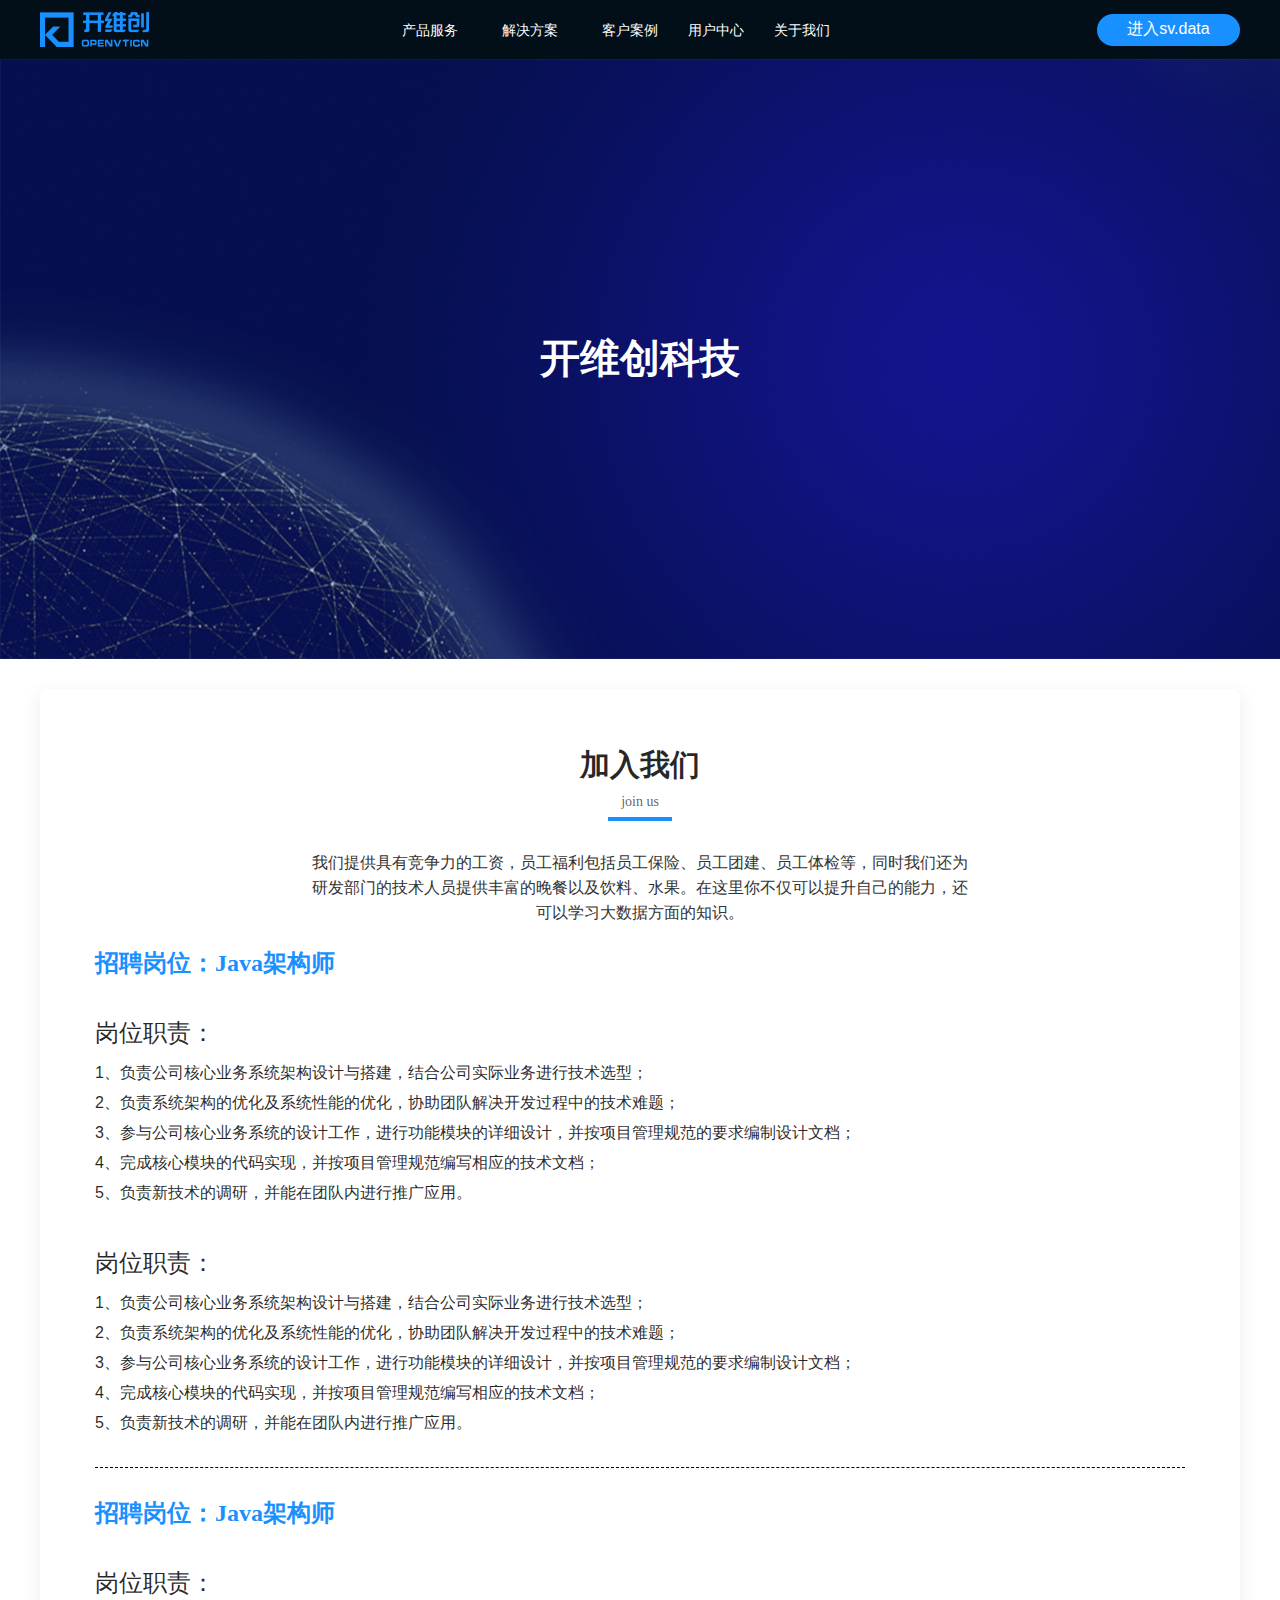
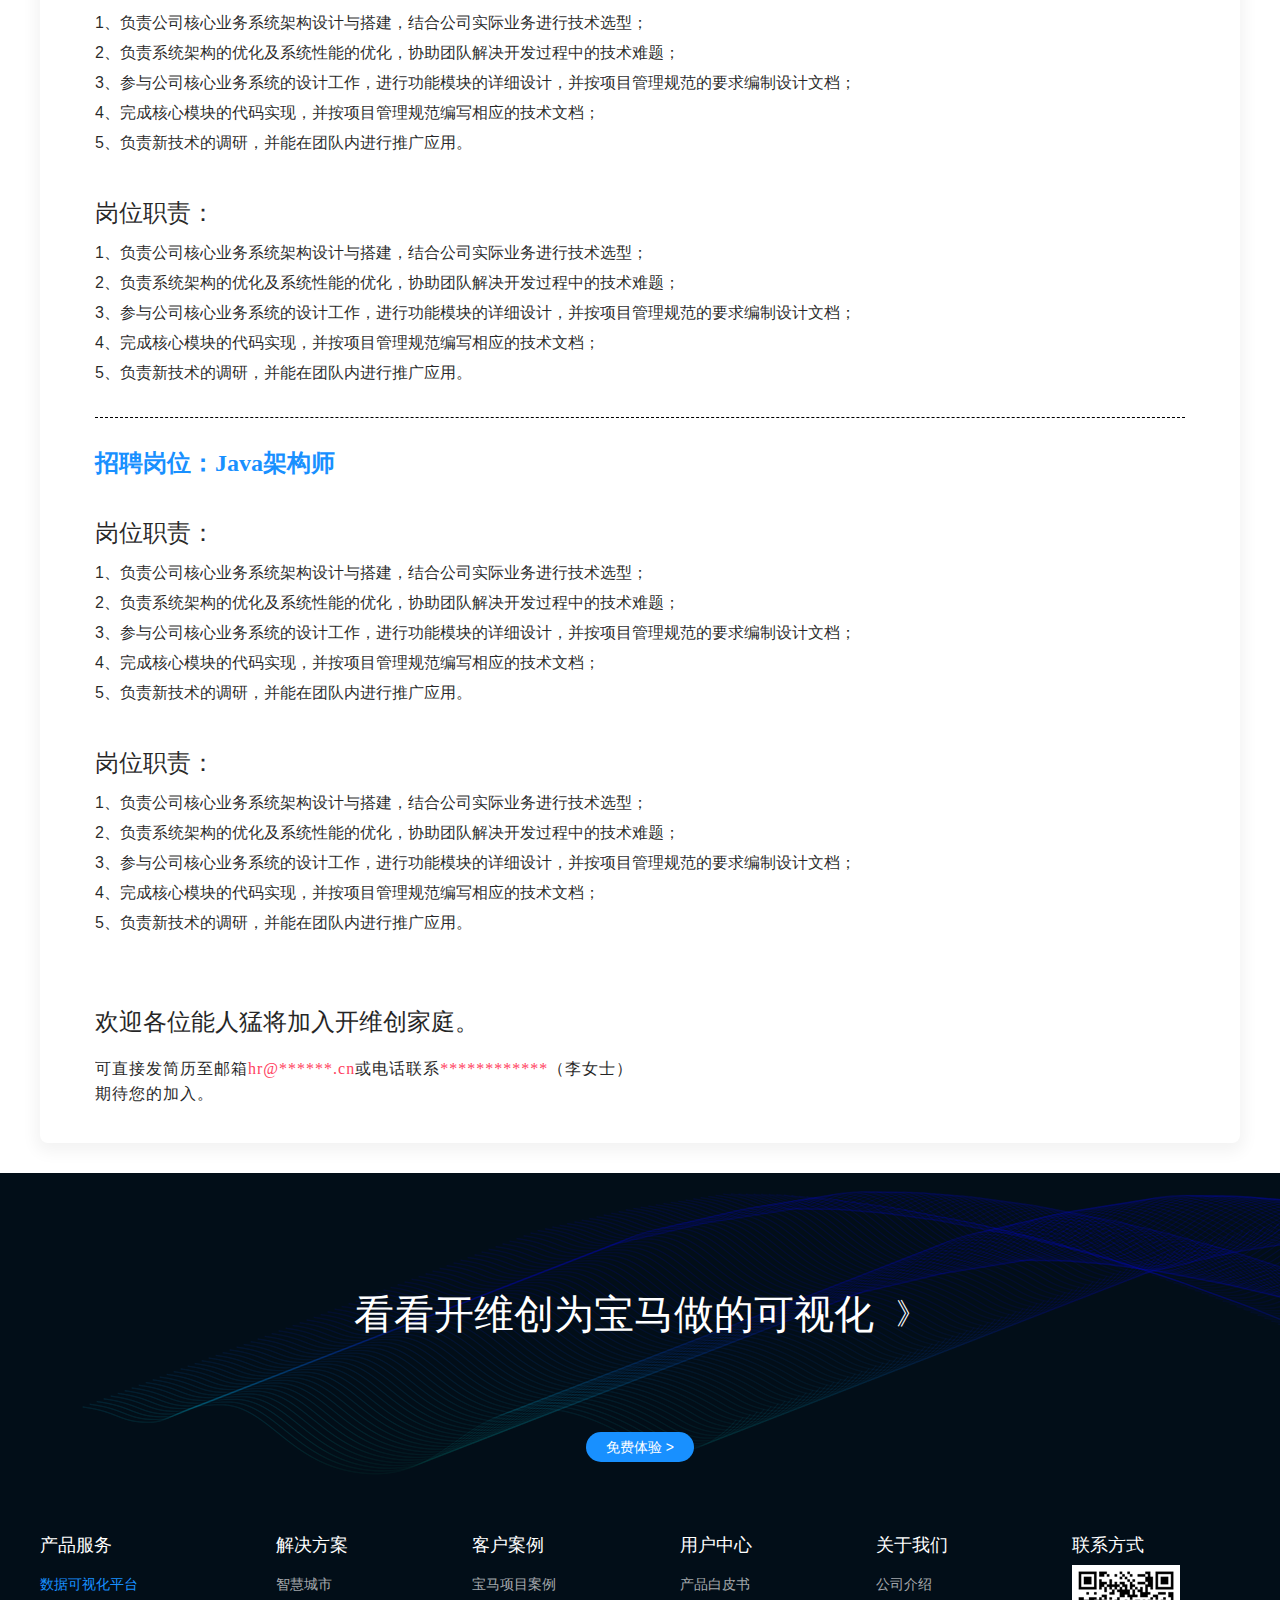
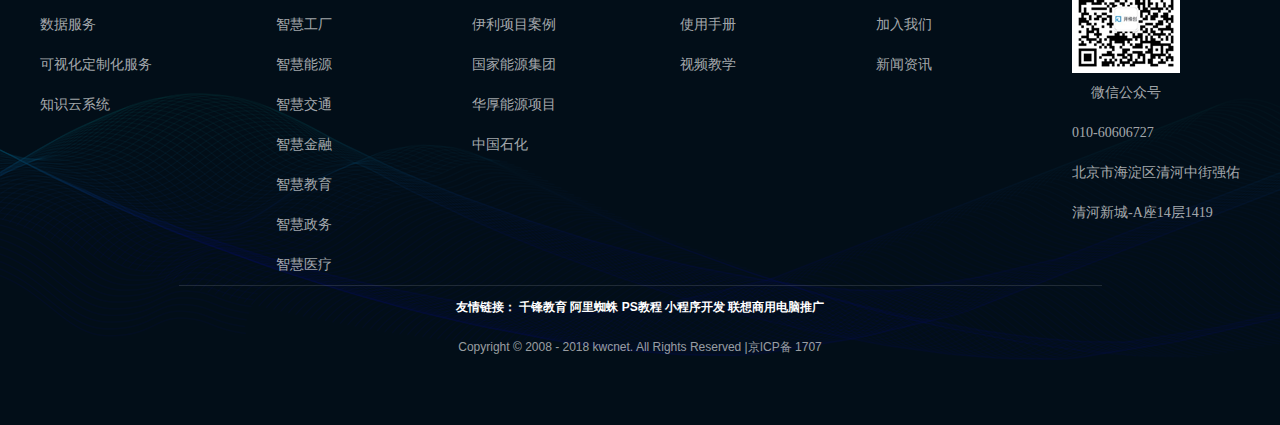
<file: views/Aboutus.html>
<!DOCTYPE html>
<html lang="en">

<head>
  <meta charset="UTF-8">
  <meta name="viewport" content="width=device-width, initial-scale=1.0">
  <meta http-equiv="X-UA-Compatible" content="ie=edge">
  <title>Document</title>
  <link rel="stylesheet" href="../css/components/normalize.css">
  <link rel="stylesheet" href="../plugins/bootstrap-3.3.7/css/bootstrap.min.css">
  <link rel="stylesheet" href="../css/components/header.css">
  <link rel="stylesheet" href="../css/components/footer.css">
  <link rel="stylesheet" href="../css/components/bootstrap-reset.css">
  <link rel="stylesheet" href="../assets/fonts/iconfont.css">
  <link rel="stylesheet" href="../css/views/aboutus.css">
  <link rel="stylesheet" href="../css/appstyle/appAboutus.css">
</head>

<body>
  <!-- 加入我们页面 -->
  <div class="aboutus-box">
    <!-- 导航 -->
    <div class="home-headr">
      <nav class="navbar">
        <div class="container2">
          <div class="navbar-header">
            <a class="navbar-brand d-flex justify-content-center align-items-center" href="../index.html">
              <img src="../assets/img/LOGO.png">
            </a>
            <button type="button" class="navbar-toggle collapsed navPadding" data-toggle="collapse"
              data-target="#head-navbar" aria-expanded="false">
              <span class="icon-bar"></span>
              <span class="icon-bar"></span>
              <span class="icon-bar"></span>
            </button>
          </div>
          <div class="collapse navbar-collapse navCenter" id="head-navbar">
            <div class="mask"></div>
            <ul class="nav navbar-nav">
              <li class="dropdown btnBox dropdownActive dropdownShow"><a href="../index.html">首页</a></li>
              <li class="dropdown btnBox">
                <a href="javascript:void(0)" class="dropdown-toggle" data-toggle="dropdown" role="button" aria-haspopup="true"
                aria-expanded="false">产品服务<span
                    class="spanBtn glyphicon glyphicon-menu-down"></span></a>
                <ul class="dropdown-menu">
                  <li><a href="./VisualTerrace.html">数据可视化平台</a></li>
                  <li><a href="./ProductSerice.html">数据服务</a></li>
                  <li><a href="./CustomServe.html">可视化定制服务</a></li>
                  <li><a href="./ClientCase.html">知识云系统</a></li>
                </ul>
              </li>
              <li class="dropdown btnBox">
                <a href="javascript:void(0)" class="dropdown-toggle" data-toggle="dropdown" role="button" aria-haspopup="true"
                aria-expanded="false">解决方案<span
                    class="spanBtn glyphicon glyphicon-menu-down"></span></a>
                <ul class="dropdown-menu dropdown-doublerow">
                  <li><a href="javascript:void(0)">智慧城市</a></li>
                  <li><a href="javascript:void(0)">智慧工厂</a></li>
                  <li><a href="./SmartFinance.html">智慧金融</a></li>
                  <li><a href="javascript:void(0)">智慧交通</a></li>
                  <li><a href="./Solution.html">智慧能源</a></li>
                  <li><a href="javascript:void(0)">智慧教育</a></li>
                  <li><a href="javascript:void(0)">智慧政务</a></li>
                  <li><a href="javascript:void(0)">智慧医疗</a></li>
                </ul>
              </li>
              <li class="dropdown btnBox"><a href="./ClientCase.html">客户案例</a></li>
              <li class="dropdown btnBox"><a href="./UserCenter.html">用户中心</a></li>
              <li class="dropdown btnBox">
                <a href="javascript:void(0)" class="dropdown-toggle navActive" data-toggle="dropdown" role="button" aria-haspopup="true"
                  aria-expanded="false">关于我们<span class="spanBtn glyphicon glyphicon-menu-down"></span></a>
                <ul class="dropdown-menu">
                  <li><a href="./CompanyLetter.html">公司介绍</a></li>
                  <li><a class="navActive" href="javascript:void(0)">加入我们</a></li>
                  <li><a href="./NewsList.html">新闻资讯</a></li>
                </ul>
              </li>
            </ul>

          </div>
          <div class="headr-page">
            <span>进入sv.data</span>
          </div>
        </div>
      </nav>
    </div>
    <div class="video-box">
      <div class="video-text">开维创科技</div>
    </div>
    <div class="aboutus-content">
      <div class="aboutus-list">
        <div class="list-headr">
          <div class="head-us">
            <p>加入我们</p>
            <p>join us</p>
            <div><span class="crumbs-box"></span></div>
            <div class="head-text">
              <span>我们提供具有竞争力的工资，员工福利包括员工保险、员工团建、员工体检等，同时我们还为研发部门的技术人员提供丰富的晚餐以及饮料、水果。在这里你不仅可以提升自己的能力，还可以学习大数据方面的知识。</span>
            </div>
          </div>
        </div>
        <div class="Message-box">
          <div class="Message-text">
            <p class="Message-title">招聘岗位：Java架构师</p>
            <ul>
              <li>岗位职责：</li>
              <li>1、负责公司核心业务系统架构设计与搭建，结合公司实际业务进行技术选型；</li>
              <li>2、负责系统架构的优化及系统性能的优化，协助团队解决开发过程中的技术难题；</li>
              <li>3、参与公司核心业务系统的设计工作，进行功能模块的详细设计，并按项目管理规范的要求编制设计文档；</li>
              <li>4、完成核心模块的代码实现，并按项目管理规范编写相应的技术文档；</li>
              <li>5、负责新技术的调研，并能在团队内进行推广应用。</li>
            </ul>
            <ul>
              <li>岗位职责：</li>
              <li>1、负责公司核心业务系统架构设计与搭建，结合公司实际业务进行技术选型；</li>
              <li>2、负责系统架构的优化及系统性能的优化，协助团队解决开发过程中的技术难题；</li>
              <li>3、参与公司核心业务系统的设计工作，进行功能模块的详细设计，并按项目管理规范的要求编制设计文档；</li>
              <li>4、完成核心模块的代码实现，并按项目管理规范编写相应的技术文档；</li>
              <li>5、负责新技术的调研，并能在团队内进行推广应用。</li>
            </ul>
          </div>
          <div class="line-box">
            <p></p>
          </div>
          <div class="Message-text">
            <p class="Message-title">招聘岗位：Java架构师</p>
            <ul>
              <li>岗位职责：</li>
              <li>1、负责公司核心业务系统架构设计与搭建，结合公司实际业务进行技术选型；</li>
              <li>2、负责系统架构的优化及系统性能的优化，协助团队解决开发过程中的技术难题；</li>
              <li>3、参与公司核心业务系统的设计工作，进行功能模块的详细设计，并按项目管理规范的要求编制设计文档；</li>
              <li>4、完成核心模块的代码实现，并按项目管理规范编写相应的技术文档；</li>
              <li>5、负责新技术的调研，并能在团队内进行推广应用。</li>
            </ul>
            <ul>
              <li>岗位职责：</li>
              <li>1、负责公司核心业务系统架构设计与搭建，结合公司实际业务进行技术选型；</li>
              <li>2、负责系统架构的优化及系统性能的优化，协助团队解决开发过程中的技术难题；</li>
              <li>3、参与公司核心业务系统的设计工作，进行功能模块的详细设计，并按项目管理规范的要求编制设计文档；</li>
              <li>4、完成核心模块的代码实现，并按项目管理规范编写相应的技术文档；</li>
              <li>5、负责新技术的调研，并能在团队内进行推广应用。</li>
            </ul>
          </div>
          <div class="line-box">
            <p></p>
          </div>
          <div class="Message-text">
            <p class="Message-title">招聘岗位：Java架构师</p>
            <ul>
              <li>岗位职责：</li>
              <li>1、负责公司核心业务系统架构设计与搭建，结合公司实际业务进行技术选型；</li>
              <li>2、负责系统架构的优化及系统性能的优化，协助团队解决开发过程中的技术难题；</li>
              <li>3、参与公司核心业务系统的设计工作，进行功能模块的详细设计，并按项目管理规范的要求编制设计文档；</li>
              <li>4、完成核心模块的代码实现，并按项目管理规范编写相应的技术文档；</li>
              <li>5、负责新技术的调研，并能在团队内进行推广应用。</li>
            </ul>
            <ul>
              <li>岗位职责：</li>
              <li>1、负责公司核心业务系统架构设计与搭建，结合公司实际业务进行技术选型；</li>
              <li>2、负责系统架构的优化及系统性能的优化，协助团队解决开发过程中的技术难题；</li>
              <li>3、参与公司核心业务系统的设计工作，进行功能模块的详细设计，并按项目管理规范的要求编制设计文档；</li>
              <li>4、完成核心模块的代码实现，并按项目管理规范编写相应的技术文档；</li>
              <li>5、负责新技术的调研，并能在团队内进行推广应用。</li>
            </ul>
          </div>
        </div>
        <div class="Message-footer">
          <div>
            <p>欢迎各位能人猛将加入开维创家庭。</p>
            <p>可直接发简历至邮箱<span>hr@******.cn</span>或电话联系<span>************</span>（李女士）</br>期待您的加入。</p>
          </div>
        </div>
      </div>
    </div>
    <!-- 底部 -->
    <div class="home-footer">
      <div class="footer-up">
        <p class="footer-p">看看开维创为宝马做的可视化&nbsp;&nbsp;<span style="font-size: 30px;"> 》</span> </p>
        <div class="footer-btn">
          <a href="javascript:void(0)" class="to-detail">
            <div class="btn-taste">免费体验 ></div>
          </a>
        </div>
      </div>
      <div class="footer-down">
        <div class="down-box">
          <div class="down-list">
            <ul>
              <li>产品服务</li>
              <a href="javascript:void(0)" class="to-detail">
                <li style="cursor: pointer;">数据可视化平台</li>
              </a>
              <a href="javascript:void(0)" class="to-detail">
                <li style="cursor: pointer;">数据服务</li>
              </a>
              <a href="javascript:void(0)" class="to-detail">
                <li style="cursor: pointer;">可视化定制化服务</li>
              </a>
              <a href="javascript:void(0)" class="to-detail">
                <li style="cursor: pointer;">知识云系统</li>
              </a>
            </ul>
            <ul>
              <li>解决方案</li>
              <a href="javascript:void(0)" class="to-detail">
                <li class="li-active" style="cursor: pointer;">智慧城市</li>
              </a>
              <a href="javascript:void(0)" class="to-detail">
                <li style="cursor: pointer;">智慧工厂</li>
              </a>
              <a href="javascript:void(0)" class="to-detail">
                <li style="cursor: pointer;">智慧能源</li>
              </a>
              <a href="javascript:void(0)" class="to-detail">
                <li style="cursor: pointer;">智慧交通</li>
              </a>
              <a href="javascript:void(0)" class="to-detail">
                <li style="cursor: pointer;">智慧金融</li>
              </a>
              <a href="javascript:void(0)" class="to-detail">
                <li style="cursor: pointer;">智慧教育</li>
              </a>
              <a href="javascript:void(0)" class="to-detail">
                <li style="cursor: pointer;">智慧政务</li>
              </a>
              <a href="javascript:void(0)" class="to-detail">
                <li style="cursor: pointer;">智慧医疗</li>
              </a>
            </ul>
            <ul>
              <li>客户案例</li>
              <a href="javascript:void(0)" class="to-detail">
                <li style="cursor: pointer;">宝马项目案例</li>
              </a>
              <a href="javascript:void(0)" class="to-detail">
                <li style="cursor: pointer;">伊利项目案例</li>
              </a>
              <a href="javascript:void(0)" class="to-detail">
                <li style="cursor: pointer;">国家能源集团</li>
              </a>
              <a href="javascript:void(0)" class="to-detail">
                <li style="cursor: pointer;">华厚能源项目</li>
              </a>
              <a href="javascript:void(0)" class="to-detail">
                <li style="cursor: pointer;">中国石化</li>
              </a>
            </ul>
            <ul>
              <li>用户中心</li>
              <a href="javascript:void(0)" class="to-detail">
                <li style="cursor: pointer;">产品白皮书</li>
              </a>
              <a href="javascript:void(0)" class="to-detail">
                <li style="cursor: pointer;">使用手册</li>
              </a>
              <a href="javascript:void(0)" class="to-detail">
                <li style="cursor: pointer;">视频教学</li>
              </a>
            </ul>
            <ul>
              <li>关于我们</li>
              <a href="javascript:void(0)" class="to-detail">
                <li style="cursor: pointer;">公司介绍</li>
              </a>
              <a href="javascript:void(0)" class="to-detail">
                <li style="cursor: pointer;">加入我们</li>
              </a>
              <a href="javascript:void(0)" class="to-detail">
                <li style="cursor: pointer;">新闻资讯</li>
              </a>
            </ul>
            <ul>
              <li>联系方式</li>
              <li class="erwei-box"><img src="../assets/img/erweima.png" alt=""></li>
              <li class="erwei-text">微信公众号</li>
              <li>010-60606727</li>
              <li class="site-box">北京市海淀区清河中街强佑清河新城-A座14层1419</li>
            </ul>
          </div>
          <div class="down-tail">
            <div class="tail-list">
              <p>
                友情链接：
                <a href="javascript:void(0)" class="to-detail">千锋教育</a>
                <a href="javascript:void(0)" class="to-detail">阿里蜘蛛</a>
                <a href="javascript:void(0)" class="to-detail">PS教程</a>
                <a href="javascript:void(0)" class="to-detail">小程序开发</a>
                <a href="javascript:void(0)" class="to-detail">联想商用电脑推广</a>
              </p>
              <p>Copyright © 2008 - 2018 kwcnet. All Rights Reserved |京ICP备 1707</p>
            </div>
          </div>
        </div>
      </div>
    </div>
    <!-- 移动端页脚 -->
    <div class="app-footer">
      <div class="app-box">
        <div>
          <p class="app-text">产品服务</p>
          <p>数据可视化平台</p>
          <p>数据服务</p>
          <p>可视化定制服务</p>
          <p>知识云系统</p>
        </div>
        <div>
          <p class="app-text">解决方案</p>
          <p>数据可视化平台</p>
          <p>数据服务</p>
          <p>可视化定制服务</p>
          <p>知识云系统</p>
        </div>
      </div>
      <div class="app-bei">
        <p>Copyright © 2008 - 2018 kwcnet. All Rights Reserved </p>
        <p>京ICP备 1707</p>
      </div>
    </div>
  </div>
</body>
<script src="../js/jquery.js"></script>
<script src="../js/convert.js"></script>
<script src="../plugins/bootstrap-3.3.7/js/bootstrap.js"></script>
<script src="../js/rollList.js"></script>
</html>
</file>
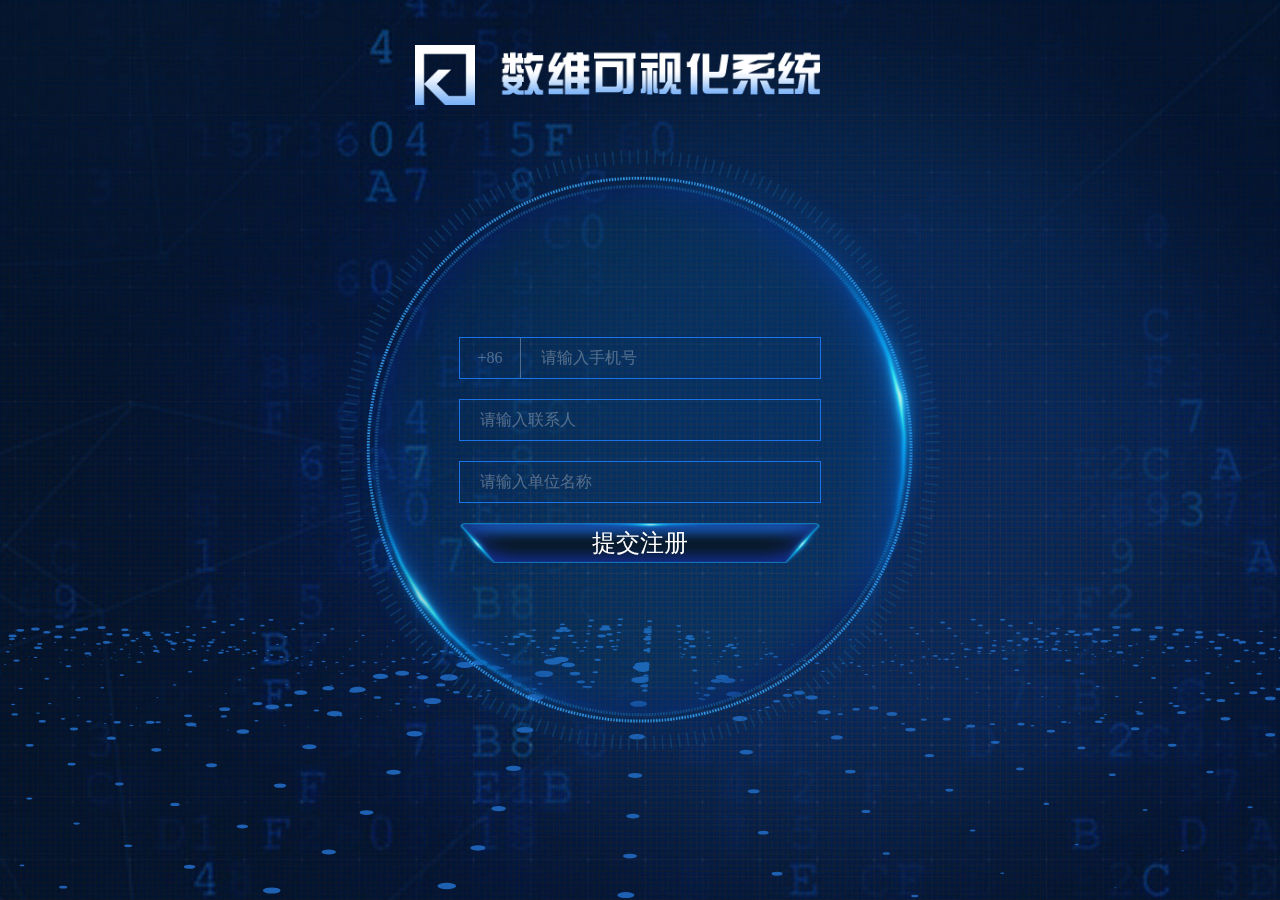
<file: views/Application.html>
<!DOCTYPE html>
<html lang="en">

<head>
  <meta charset="UTF-8">
  <meta name="viewport" content="width=device-width, initial-scale=1.0">
  <title>Document</title>
  <link rel="stylesheet" href="./../css/views/application.css">
  <link rel="stylesheet" href="./../css/appstyle/appApplication.css">
</head>

<body>
  <div class="login">
    <div id="container"></div>
    <div class="logo"></div>
    <div class="login-form-box">
      <div class="login-form-box-bg"></div>
      <div class="login-form-box-content">
        <div class="text-input">
          <div class="icon">+86</div>
          <input type="text" id="phonenumber" class="input" placeholder="请输入手机号"
            onkeyup="value=value.replace(/[^\d]/g,'')" maxlength="11">
        </div>
        <div class="text-input">
          <input type="text" class="input" placeholder="请输入联系人" id="user">
        </div>
        <div class="text-input">
          <input type="text" class="input" placeholder="请输入单位名称" id="company">
        </div>
        <div class="login-button" onclick="save(this)">
          <div class="btn">提交注册</div>
        </div>
      </div>
    </div>
  </div>
</body>
<script src="./../js/three.min.js"></script>
<script src="./../js/jquery.js"></script>
<script>
  window.onload = function () {
    var canvasDom = document.getElementById('container')
    let camera, scene, renderer;
    let particles, particle, count = 0;
    //设置初始位置
    let mouseX = 0, mouseY = -438;
    let windowHalfX = 0;
    let windowHalfY = 0;
    const THREE = window.THREE
    var SEPARATION = 100
    var AMOUNTX = 50
    var AMOUNTY = 50
    const init = () => {
      if (!THREE) return
      windowHalfX = window.innerWidth / 2;
      windowHalfY = window.innerHeight / 2;
      camera = new THREE.PerspectiveCamera(50, window.innerWidth / window.innerHeight, 1, 10000);
      camera.position.z = 1000;
      scene = new THREE.Scene();
      particles = new Array();
      let PI2 = Math.PI * 2;
      let material = new THREE.ParticleCanvasMaterial({
        color: 0x1e61b3,
        program: function (context) {
          context.beginPath();
          context.arc(0, 0, 0.5, 0, PI2, true);
          context.fill()
        }
      });
      let i = 0;
      for (let ix = 0; ix < AMOUNTX; ix++) {
        for (let iy = 0; iy < AMOUNTY; iy++) {
          particle = particles[i++] = new THREE.Particle(material);
          particle.position.x = ix * SEPARATION - ((AMOUNTX * SEPARATION) / 2);
          particle.position.z = iy * SEPARATION - ((AMOUNTY * SEPARATION) / 2);
          scene.add(particle)
        }
      }

      let width = canvasDom.clientWidth;
      let height = canvasDom.clientHeight;
      renderer = new THREE.CanvasRenderer({
        antialias: true,
        //设置背景透明
        alpha: true
      });
      renderer.setSize(width, height);
      canvasDom.appendChild(renderer.domElement);
      document.addEventListener('mousemove', onDocumentMouseMove, false);
      document.addEventListener('touchstart', onDocumentTouchStart, false);
      document.addEventListener('touchmove', onDocumentTouchMove, false);
      window.addEventListener('resize', onWindowResize, false)
      camera.position.x = 133.99999999999972;
      camera.position.y = 437.99999999999943;
      camera.lookAt(scene.position);
      renderer.render(scene, camera);
    }
    const onWindowResize = () => {
      windowHalfX = window.innerWidth / 2;
      windowHalfY = window.innerHeight / 2;
      camera.aspect = window.innerWidth / window.innerHeight;
      camera.updateProjectionMatrix();
      let width = canvasDom.clientWidth;
      let height = canvasDom.clientHeight;
      renderer.setSize(width, height);
    }
    const onDocumentMouseMove = (event) => {
      mouseX = event.clientX - windowHalfX;
      //mouseY = event.clientY - windowHalfY;
      //mouseY = -438;
    }
    const onDocumentTouchStart = (event) => {
      if (event.touches.length === 1) {
        event.preventDefault();
        mouseX = event.touches[0].pageX - windowHalfX;
        mouseY = event.touches[0].pageY - windowHalfY
      }
    }
    const onDocumentTouchMove = (event) => {
      if (event.touches.length === 1) {
        event.preventDefault();
        mouseX = event.touches[0].pageX - windowHalfX;
        mouseY = event.touches[0].pageY - windowHalfY
      }
    }
    const animate = () => {
      window.requestAnimationFrame(animate);
      render()
    }
    //移动相机形成动画
    const render = () => {
      camera.position.x += (mouseX - camera.position.x) * .05;
      camera.position.y += (- mouseY - camera.position.y) * .05;
      camera.lookAt(scene.position);
      let i = 0;
      for (let ix = 0; ix < AMOUNTX; ix++) {
        for (let iy = 0; iy < AMOUNTY; iy++) {
          particle = particles[i++];
          particle.position.y = (Math.sin((ix + count) * 0.5) * 120) +
            (Math.sin((iy + count) * 0.5) * 120);
          particle.scale.x = particle.scale.y = (Math.sin((ix + count) * 0.5) + 1) * 5 +
            (Math.sin((iy + count) * 0.5) + 1) * 5;
        }
      }
      renderer.render(scene, camera);
      count += 0.1
    }
    init();
    animate();
  }

</script>
<script>
  var phonenumber;//输入的手机号码
  var phonecode;//输入的验证码
  var code; //获取到的验证码
  var t; //倒计时对象
  var time = 60;
  function save(params) {
    // 验证密码一致性
    let user = document.getElementById('user').value
    let company = document.getElementById('company').value
    var phonenumber = document.getElementById("phonenumber").value;
    if (!phonenumber.value || !user || !company ) {
      alert('信息有误注册失败')
    } else {
      let params = {
        phonenumber,
        user,
        company
      }
      $.ajax({
        type: "GET",
        url: "test.json",
        data: params,
        dataType: "json",
        success: function (data) {
          // 成功了跳转
        },
        error: function (data) {
          alert("注册失败");
        }
      });
    }
  }
</script>

</html>
</file>
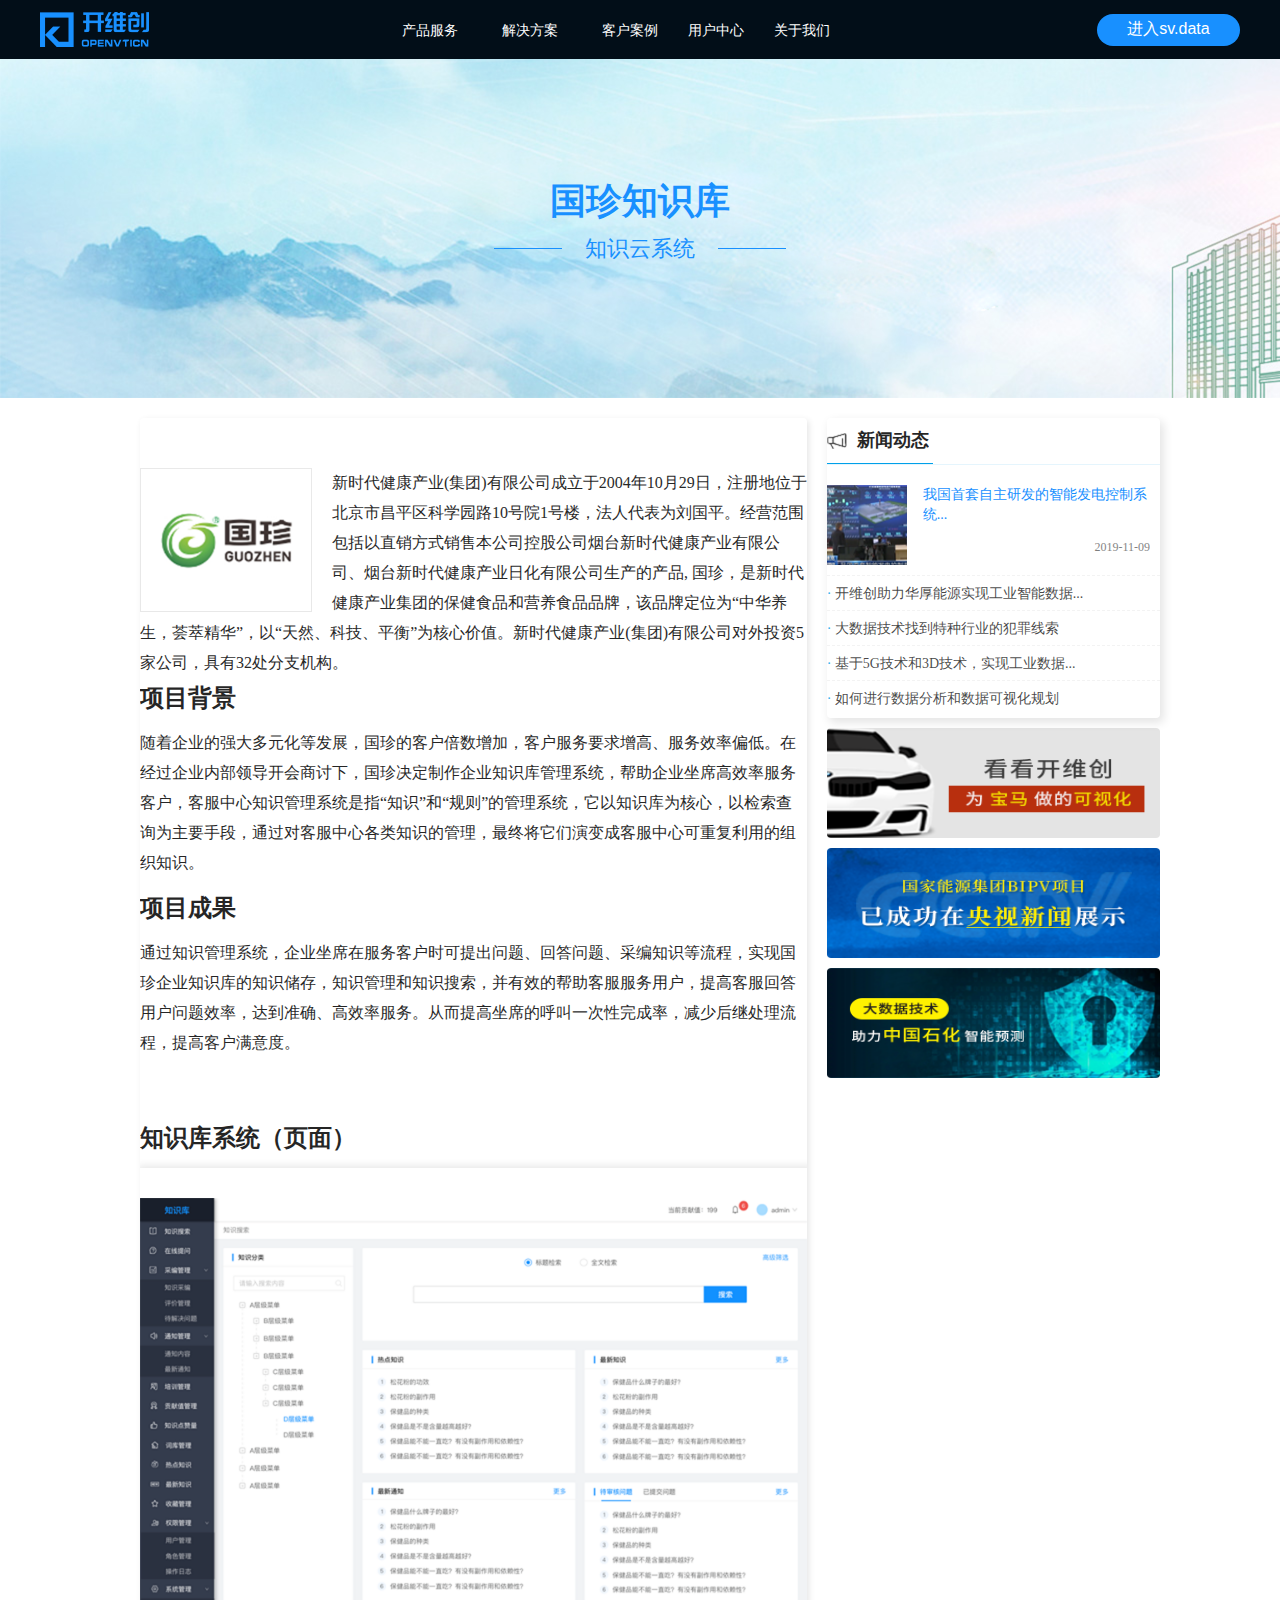
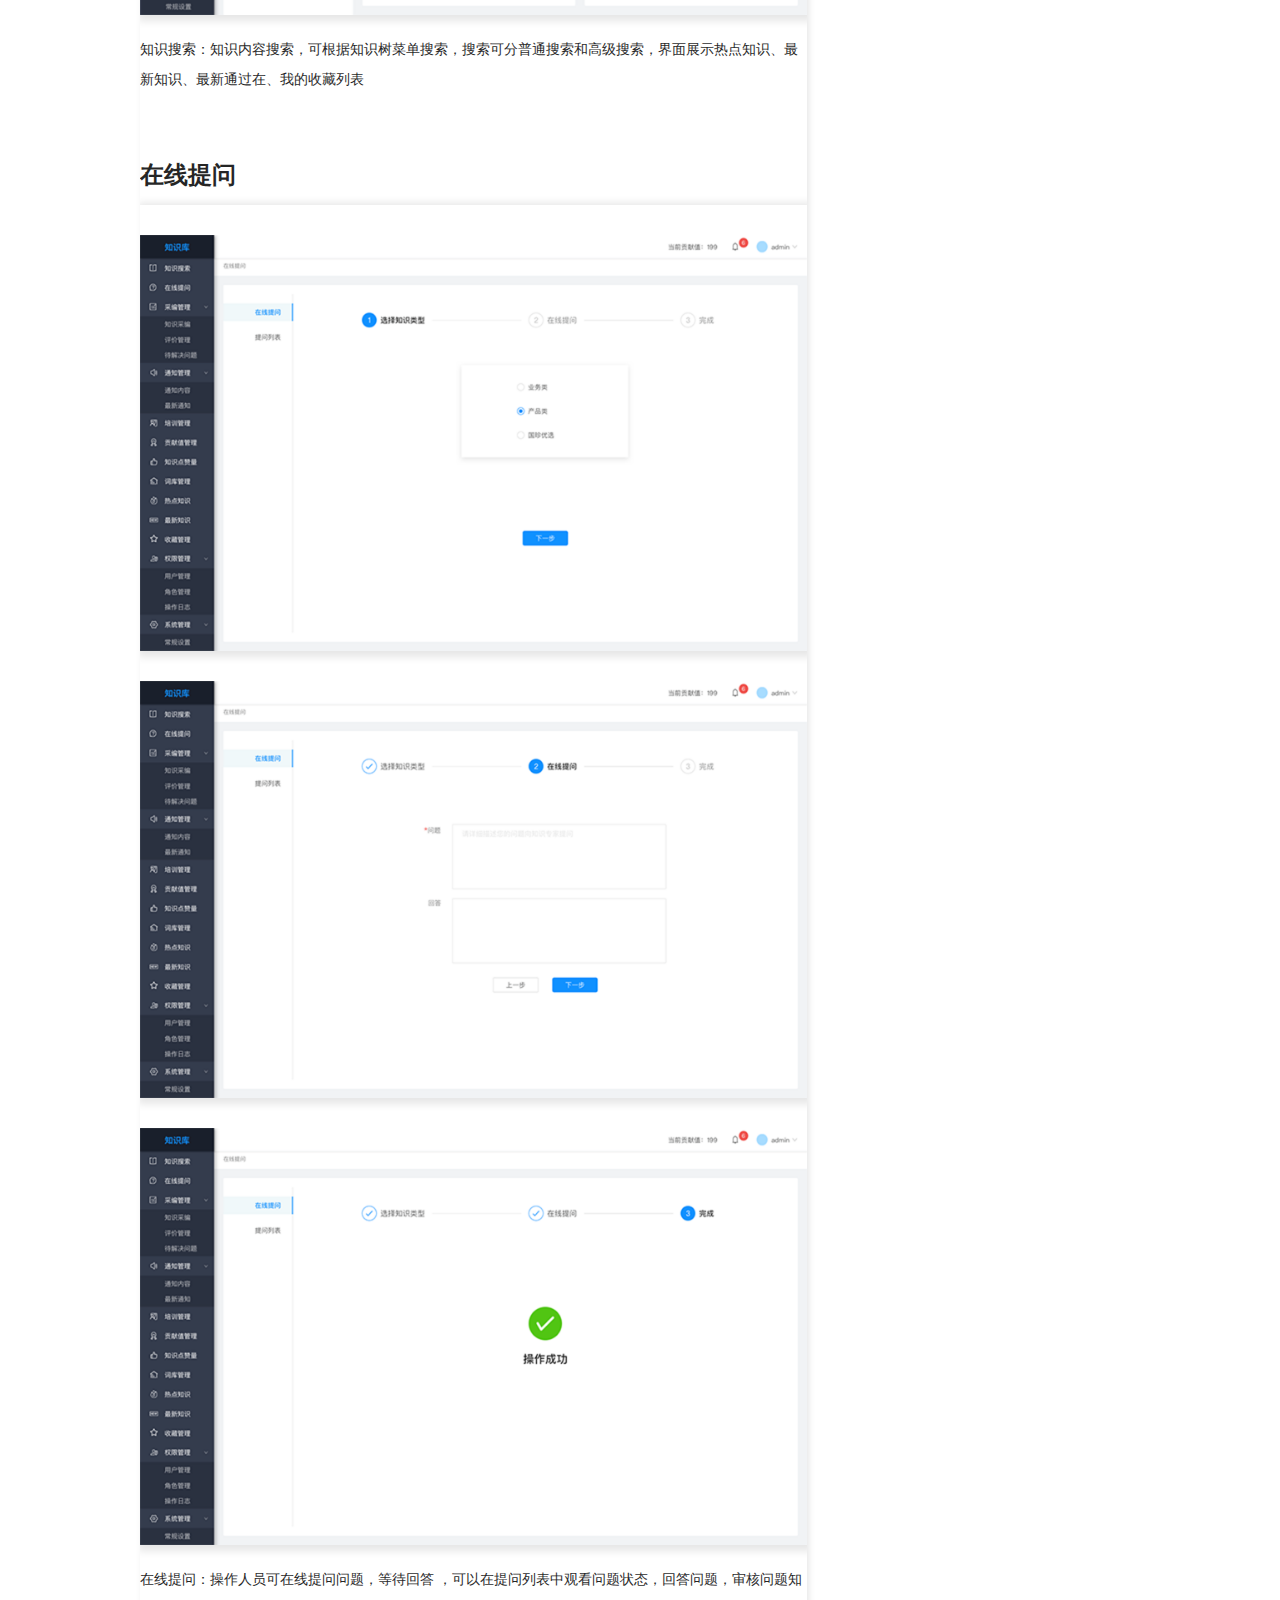
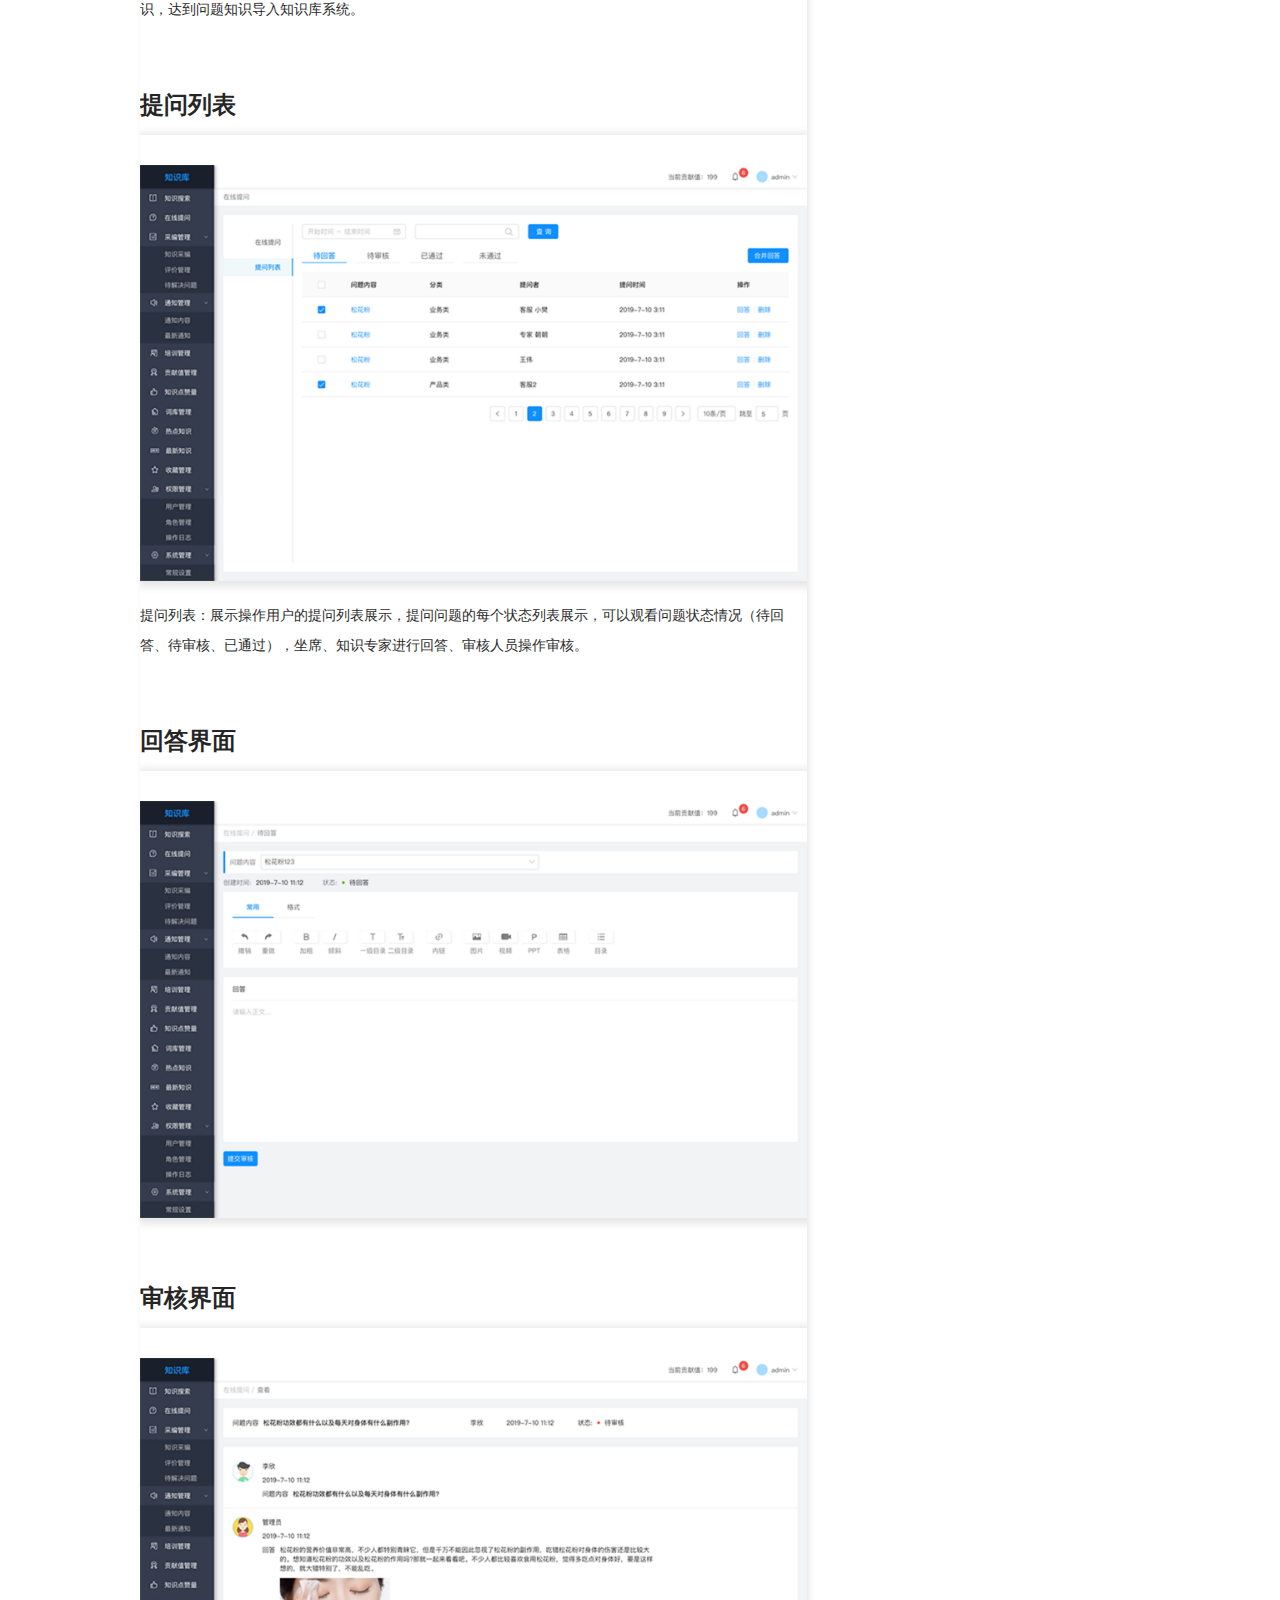
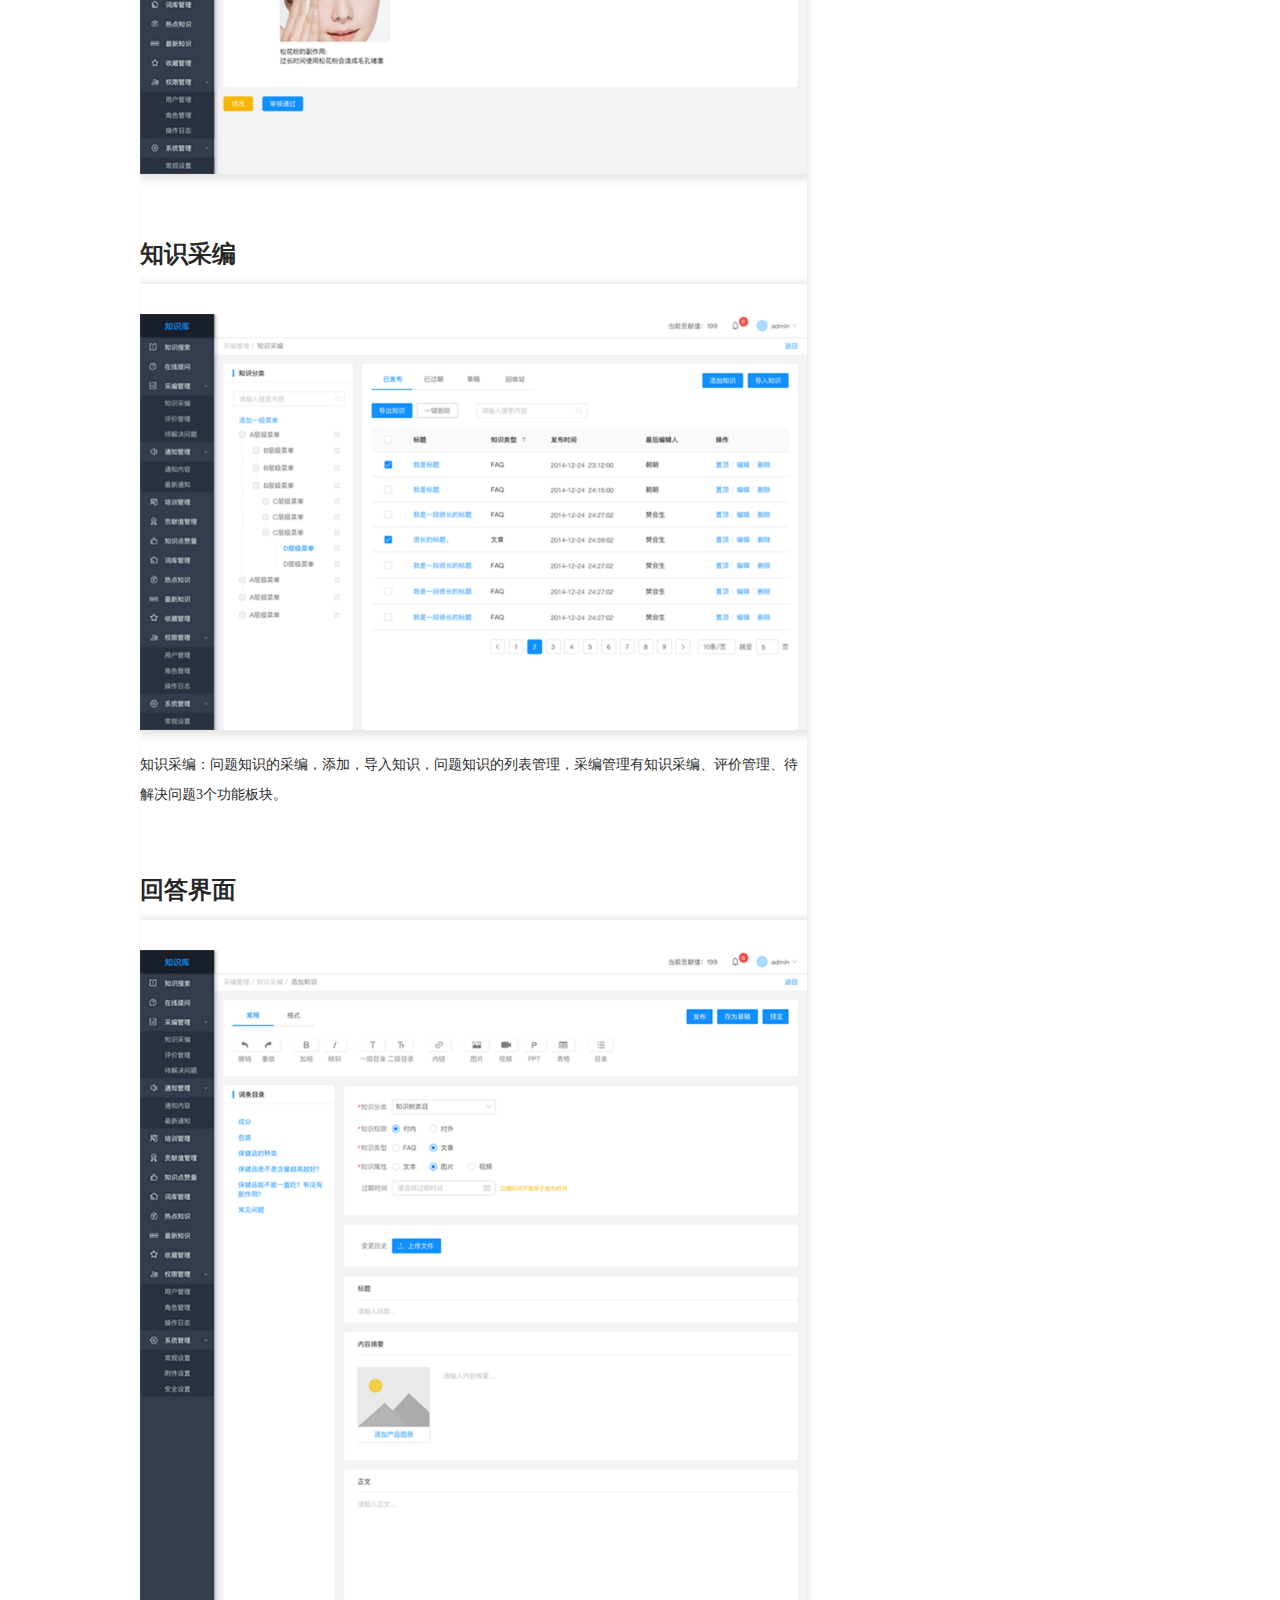
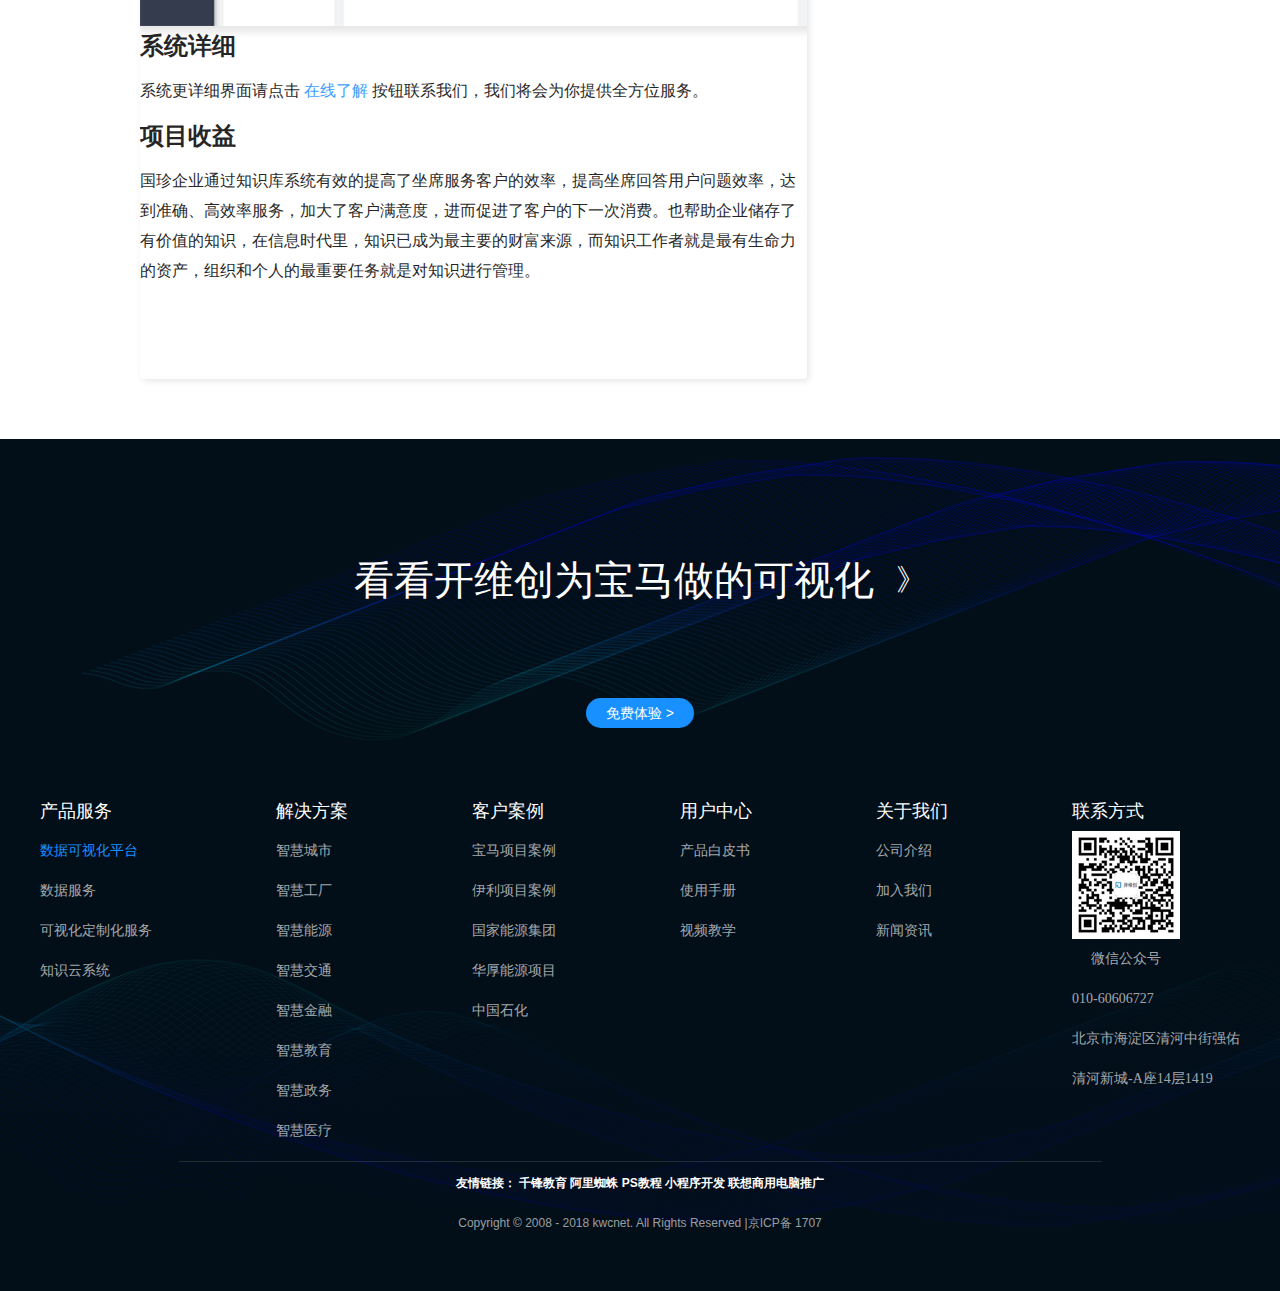
<file: views/ClientCase.html>
<!DOCTYPE html>
<html lang="en">

<head>
  <meta charset="UTF-8">
  <meta name="viewport" content="width=device-width, initial-scale=1.0">
  <meta http-equiv="X-UA-Compatible" content="ie=edge">
  <title>Document</title>
  <link rel="stylesheet" href="../css/components/normalize.css">
  <link rel="stylesheet" href="../plugins/bootstrap-3.3.7/css/bootstrap.min.css">
  <link rel="stylesheet" href="../css/components/header.css">
  <link rel="stylesheet" href="../css/components/footer.css">
  <link rel="stylesheet" href="../css/components/bootstrap-reset.css">
  <link rel="stylesheet" href="../assets/fonts/iconfont.css">
  <link rel="stylesheet" href="../css/views/clientcase.css">
  <link rel="stylesheet" href="../css/appstyle/appClient.css">
</head>

<body>
  <!-- 知识云系统页面   国珍知识库 -->
  <div class="detail-box">
    <!-- 导航 -->
    <div class="home-headr">
      <nav class="navbar">
        <div class="container2">
          <div class="navbar-header">
            <a class="navbar-brand d-flex justify-content-center align-items-center" href="../index.html">
              <img src="../assets/img/LOGO.png">
            </a>
            <button type="button" class="navbar-toggle collapsed navPadding" data-toggle="collapse"
              data-target="#head-navbar" aria-expanded="false">
              <span class="icon-bar"></span>
              <span class="icon-bar"></span>
              <span class="icon-bar"></span>
            </button>
          </div>
          <div class="collapse navbar-collapse navCenter" id="head-navbar">
            <div class="mask"></div>
            <ul class="nav navbar-nav">
              <li class="dropdown btnBox dropdownActive dropdownShow"><a href="../index.html">首页</a></li>
              <li class="dropdown btnBox">
                <a href="javascript:void(0)" class="dropdown-toggle" data-toggle="dropdown" role="button" aria-haspopup="true"
                  aria-expanded="false">产品服务<span class="spanBtn glyphicon glyphicon-menu-down"></span></a>
                <ul class="dropdown-menu">
                  <li><a href="./VisualTerrace.html">数据可视化平台</a></li>
                  <li><a href="./ProductSerice.html">数据服务</a></li>
                  <li><a href="./CustomServe.html">可视化定制服务</a></li>
                  <li><a class="navActive" href="javascript:void(0)">知识云系统</a></li>
                </ul>
              </li>
              <li class="dropdown btnBox">
                <a href="javascript:void(0)" class="dropdown-toggle" data-toggle="dropdown" role="button" aria-haspopup="true"
                  aria-expanded="false">解决方案<span class="spanBtn glyphicon glyphicon-menu-down"></span></a>
                <ul class="dropdown-menu dropdown-doublerow">
                  <li><a href="javascript:void(0)">智慧城市</a></li>
                  <li><a href="javascript:void(0)">智慧工厂</a></li>
                  <li><a href="./SmartFinance.html">智慧金融</a></li>
                  <li><a href="javascript:void(0)">智慧交通</a></li>
                  <li><a href="./Solution.html">智慧能源</a></li>
                  <li><a href="javascript:void(0)">智慧教育</a></li>
                  <li><a href="javascript:void(0)">智慧政务</a></li>
                  <li><a href="javascript:void(0)">智慧医疗</a></li>
                </ul>
              </li>
              <li class="dropdown btnBox"><a class="navActive" href="./ClientCase.html">客户案例</a></li>
              <li class="dropdown btnBox"><a href="./UserCenter.html">用户中心</a></li>
              <li class="dropdown btnBox">
                <a href="javascript:void(0)" class="dropdown-toggle" data-toggle="dropdown" role="button" aria-haspopup="true"
                  aria-expanded="false">关于我们<span class="spanBtn glyphicon glyphicon-menu-down"></span></a>
                <ul class="dropdown-menu">
                  <li><a href="./CompanyLetter.html">公司介绍</a></li>
                  <li><a href="./Aboutus.html">加入我们</a></li>
                  <li><a href="./NewsList.html">新闻资讯</a></li>
                </ul>
              </li>
            </ul>

          </div>
          <div class="headr-page">
            <span>进入sv.data</span>
          </div>
        </div>
      </nav>
    </div>
    <div class="client-box">
      <div class="client-top">
        <div class="top-text">
          <p>国珍知识库</p>
          <p class="line-text"><span></span><span>知识云系统</span><span></span></p>
        </div>
      </div>
      <div class="client-content row">
        <div class="col-lg-1 col-md-1"></div>
        <div class="col-xs-12 col-lg-10 col-md-10 client-referral row">
          <div class="col-xs-12 col-lg-8 col-md-8 client-left ">
            <div class="referral-name">
              <div><img src="../assets/img/client/logo.png" alt=""></div>
              新时代健康产业(集团)有限公司成立于2004年10月29日，注册地位于北京市昌平区科学园路10号院1号楼，法人代表为刘国平。经营范围包括以直销方式销售本公司控股公司烟台新时代健康产业有限公司、烟台新时代健康产业日化有限公司生产的产品,
              国珍，是新时代健康产业集团的保健食品和营养食品品牌，该品牌定位为“中华养生，荟萃精华”，以“天然、科技、平衡”为核心价值。新时代健康产业(集团)有限公司对外投资5家公司，具有32处分支机构。
            </div>
            <div class="referral-setting">
              <p>项目背景</p>
              <p>
                随着企业的强大多元化等发展，国珍的客户倍数增加，客户服务要求增高、服务效率偏低。在经过企业内部领导开会商讨下，国珍决定制作企业知识库管理系统，帮助企业坐席高效率服务客户，客服中心知识管理系统是指“知识”和“规则”的管理系统，它以知识库为核心，以检索查询为主要手段，通过对客服中心各类知识的管理，最终将它们演变成客服中心可重复利用的组织知识。
              </p>
            </div>
            <div class="referral-setting">
              <p>项目成果</p>
              <p>
                通过知识管理系统，企业坐席在服务客户时可提出问题、回答问题、采编知识等流程，实现国珍企业知识库的知识储存，知识管理和知识搜索，并有效的帮助客服服务用户，提高客服回答用户问题效率，达到准确、高效率服务。从而提高坐席的呼叫一次性完成率，减少后继处理流程，提高客户满意度。
              </p>
            </div>
            <div class="referral-img">
              <p>知识库系统（页面）</p>
              <div>
                <img src="../assets/img/client/zhishi-01.png" alt="">
              </div>
              <p class="referral-text">知识搜索：知识内容搜索，可根据知识树菜单搜索，搜索可分普通搜索和高级搜索，界面展示热点知识、最新知识、最新通过在、我的收藏列表</p>
            </div>
            <div class="referral-img">
              <p>在线提问</p>
              <div>
                <img src="../assets/img/client/zhishi-02.png" alt="">
              </div>
              <div>
                <img src="../assets/img/client/zhishi-03.png" alt="">
              </div>
              <div>
                <img src="../assets/img/client/zhishi-04.png" alt="">
              </div>
              <p class="referral-text">在线提问：操作人员可在线提问问题，等待回答 ，可以在提问列表中观看问题状态，回答问题，审核问题知识，达到问题知识导入知识库系统。</p>
            </div>
            <div class="referral-img">
              <p>提问列表</p>
              <div>
                <img src="../assets/img/client/zhishi-05.png" alt="">
              </div>
              <p class="referral-text">提问列表：展示操作用户的提问列表展示，提问问题的每个状态列表展示，可以观看问题状态情况（待回答、待审核、已通过），坐席、知识专家进行回答、审核人员操作审核。
              </p>
            </div>
            <div class="referral-img">
              <p>回答界面</p>
              <div>
                <img src="../assets/img/client/zhishi-06.png" alt="">
              </div>
            </div>
            <div class="referral-img">
              <p>审核界面</p>
              <div>
                <img src="../assets/img/client/zhishi-07.png" alt="">
              </div>
            </div>
            <div class="referral-img">
              <p>知识采编</p>
              <div>
                <img src="../assets/img/client/zhishi-08.png" alt="">
              </div>
              <p class="referral-text">知识采编：问题知识的采编，添加，导入知识，问题知识的列表管理，采编管理有知识采编、评价管理、待解决问题3个功能板块。</p>
            </div>
            <div class="referral-img">
              <p>回答界面</p>
              <div>
                <img src="../assets/img/client/zhishi-09.png" alt="">
              </div>
            </div>
            <div class="referral-setting">
              <p>系统详细</p>
              <p>系统更详细界面请点击 <span class="active">在线了解</span> 按钮联系我们，我们将会为你提供全方位服务。</p>
            </div>
            <div class="referral-setting referral-setting2">
              <p>项目收益</p>
              <p>
                国珍企业通过知识库系统有效的提高了坐席服务客户的效率，提高坐席回答用户问题效率，达到准确、高效率服务，加大了客户满意度，进而促进了客户的下一次消费。也帮助企业储存了有价值的知识，在信息时代里，知识已成为最主要的财富来源，而知识工作者就是最有生命力的资产，组织和个人的最重要任务就是对知识进行管理。
              </p>
            </div>
          </div>
          <div class="col-xs-12 col-lg-4 col-md-4 client-right row">
            <div class="client-fixed">
              <div class="client-dynamic col-lg-12">
                <div class="dynamic-text">
                  <img src="../assets/img/client/icon.png" alt="">
                  <span>新闻动态</span>
                  <p></p>
                </div>
                <div class="dynamic-img">
                  <img src="../assets/img/client/icon-screen.png" alt="">
                  <div>
                    <a href="javascript:void(0)" class="to-detail">
                      <p class="link">我国首套自主研发的智能发电控制系统...</p>
                    </a>
                    <p>2019-11-09</p>
                  </div>
                </div>
                <div class="dynamic-list">
                  <p><span>·</span>
                    <a href="javascript:void(0)" class="to-detail"><span class="link"> 开维创助力华厚能源实现工业智能数据...</span></a>
                  </p>
                  <p><span>·</span>
                    <a href="javascript:void(0)" class="to-detail"><span class="link"> 大数据技术找到特种行业的犯罪线索</span></a>
                  </p>
                  <p><span>·</span>
                    <a href="javascript:void(0)" class="to-detail"><span class="link"> 基于5G技术和3D技术，实现工业数据...</span></a>
                  </p>
                  <p><span>·</span>
                    <a href="javascript:void(0)" class="to-detail"><span class="link"> 如何进行数据分析和数据可视化规划</span></a>
                  </p>
                </div>
              </div>
              <div class="right-img">
                <a href="javascript:void(0)"><img src="../assets/img/client/banner-01.png" alt=""></a>
                <a href="javascript:void(0)"><img src="../assets/img/client/banner-02.png" alt=""></a>
                <a href="javascript:void(0)"><img src="../assets/img/client/banner-03.png" alt=""></a>
              </div>
            </div>
          </div>
        </div>
        <div class="col-lg-1 col-md-1"></div>
      </div>
    </div>
    <!-- 底部 -->
    <div class="home-footer">
      <div class="footer-up">
        <p class="footer-p">看看开维创为宝马做的可视化&nbsp;&nbsp;<span style="font-size: 30px;"> 》</span> </p>
        <div class="footer-btn">
          <a href="javascript:void(0)" class="to-detail">
            <div class="btn-taste">免费体验 ></div>
          </a>
        </div>
      </div>
      <div class="footer-down">
        <div class="down-box">
          <div class="down-list">
            <ul>
              <li>产品服务</li>
              <a href="javascript:void(0)" class="to-detail">
                <li style="cursor: pointer;">数据可视化平台</li>
              </a>
              <a href="javascript:void(0)" class="to-detail">
                <li style="cursor: pointer;">数据服务</li>
              </a>
              <a href="javascript:void(0)" class="to-detail">
                <li style="cursor: pointer;">可视化定制化服务</li>
              </a>
              <a href="javascript:void(0)" class="to-detail">
                <li style="cursor: pointer;">知识云系统</li>
              </a>
            </ul>
            <ul>
              <li>解决方案</li>
              <a href="javascript:void(0)" class="to-detail">
                <li class="li-active" style="cursor: pointer;">智慧城市</li>
              </a>
              <a href="javascript:void(0)" class="to-detail">
                <li style="cursor: pointer;">智慧工厂</li>
              </a>
              <a href="javascript:void(0)" class="to-detail">
                <li style="cursor: pointer;">智慧能源</li>
              </a>
              <a href="javascript:void(0)" class="to-detail">
                <li style="cursor: pointer;">智慧交通</li>
              </a>
              <a href="javascript:void(0)" class="to-detail">
                <li style="cursor: pointer;">智慧金融</li>
              </a>
              <a href="javascript:void(0)" class="to-detail">
                <li style="cursor: pointer;">智慧教育</li>
              </a>
              <a href="javascript:void(0)" class="to-detail">
                <li style="cursor: pointer;">智慧政务</li>
              </a>
              <a href="javascript:void(0)" class="to-detail">
                <li style="cursor: pointer;">智慧医疗</li>
              </a>
            </ul>
            <ul>
              <li>客户案例</li>
              <a href="javascript:void(0)" class="to-detail">
                <li style="cursor: pointer;">宝马项目案例</li>
              </a>
              <a href="javascript:void(0)" class="to-detail">
                <li style="cursor: pointer;">伊利项目案例</li>
              </a>
              <a href="javascript:void(0)" class="to-detail">
                <li style="cursor: pointer;">国家能源集团</li>
              </a>
              <a href="javascript:void(0)" class="to-detail">
                <li style="cursor: pointer;">华厚能源项目</li>
              </a>
              <a href="javascript:void(0)" class="to-detail">
                <li style="cursor: pointer;">中国石化</li>
              </a>
            </ul>
            <ul>
              <li>用户中心</li>
              <a href="javascript:void(0)" class="to-detail">
                <li style="cursor: pointer;">产品白皮书</li>
              </a>
              <a href="javascript:void(0)" class="to-detail">
                <li style="cursor: pointer;">使用手册</li>
              </a>
              <a href="javascript:void(0)" class="to-detail">
                <li style="cursor: pointer;">视频教学</li>
              </a>
            </ul>
            <ul>
              <li>关于我们</li>
              <a href="javascript:void(0)" class="to-detail">
                <li style="cursor: pointer;">公司介绍</li>
              </a>
              <a href="javascript:void(0)" class="to-detail">
                <li style="cursor: pointer;">加入我们</li>
              </a>
              <a href="javascript:void(0)" class="to-detail">
                <li style="cursor: pointer;">新闻资讯</li>
              </a>
            </ul>
            <ul>
              <li>联系方式</li>
              <li class="erwei-box"><img src="../assets/img/erweima.png" alt=""></li>
              <li class="erwei-text">微信公众号</li>
              <li>010-60606727</li>
              <li class="site-box">北京市海淀区清河中街强佑清河新城-A座14层1419</li>
            </ul>
          </div>
          <div class="down-tail">
            <div class="tail-list">
              <p>
                友情链接：
                <a href="javascript:void(0)" class="to-detail">千锋教育</a>
                <a href="javascript:void(0)" class="to-detail">阿里蜘蛛</a>
                <a href="javascript:void(0)" class="to-detail">PS教程</a>
                <a href="javascript:void(0)" class="to-detail">小程序开发</a>
                <a href="javascript:void(0)" class="to-detail">联想商用电脑推广</a>
              </p>
              <p>Copyright © 2008 - 2018 kwcnet. All Rights Reserved |京ICP备 1707</p>
            </div>
          </div>
        </div>
      </div>
    </div>
    <!-- 移动端页脚 -->
    <div class="app-footer">
      <div class="app-box">
        <div>
          <p class="app-text">产品服务</p>
          <p>数据可视化平台</p>
          <p>数据服务</p>
          <p>可视化定制服务</p>
          <p>知识云系统</p>
        </div>
        <div>
          <p class="app-text">解决方案</p>
          <p>数据可视化平台</p>
          <p>数据服务</p>
          <p>可视化定制服务</p>
          <p>知识云系统</p>
        </div>
      </div>
      <div class="app-bei">
        <p>Copyright © 2008 - 2018 kwcnet. All Rights Reserved </p>
        <p>京ICP备 1707</p>
      </div>
    </div>
  </div>
</body>
<script src="../js/jquery.js"></script>
<script src="../js/convert.js"></script>
<script src="../plugins/bootstrap-3.3.7/js/bootstrap.js"></script>
<script src="../js/rollList.js"></script>

</html>
</file>
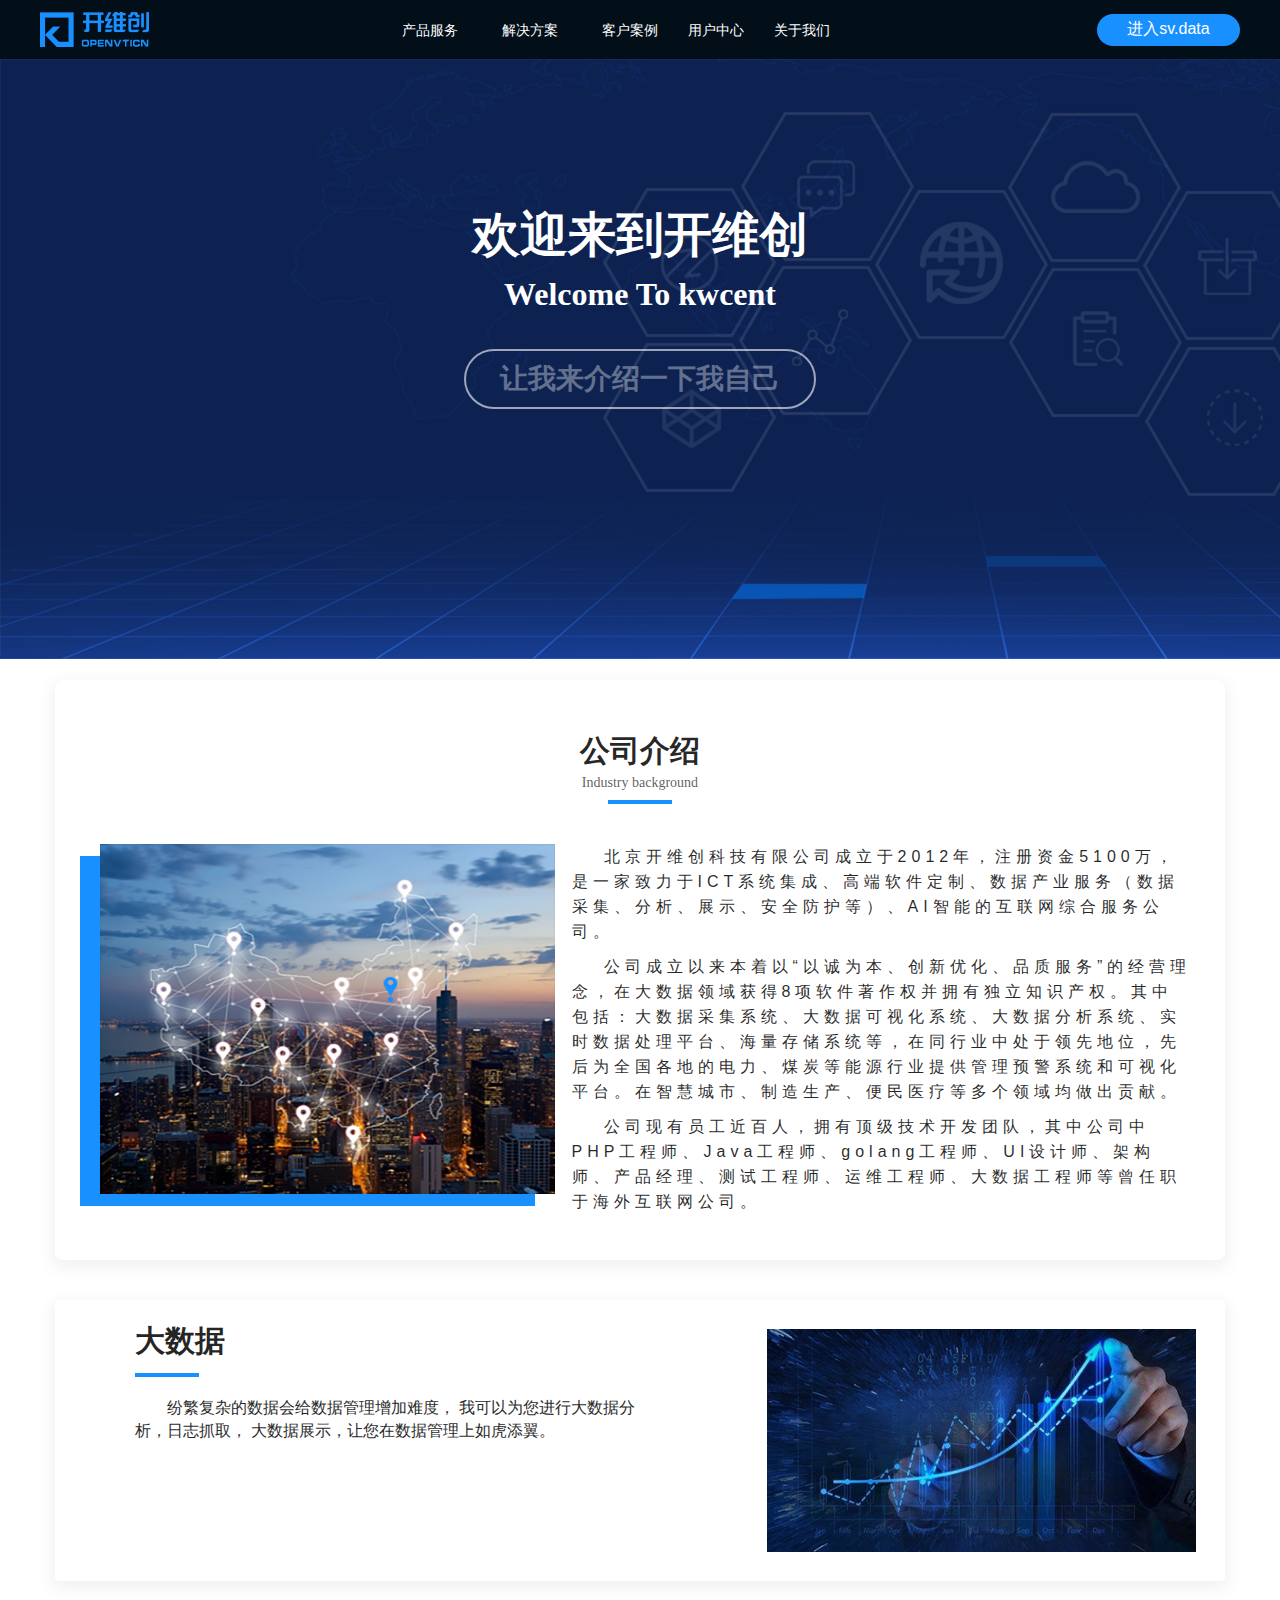
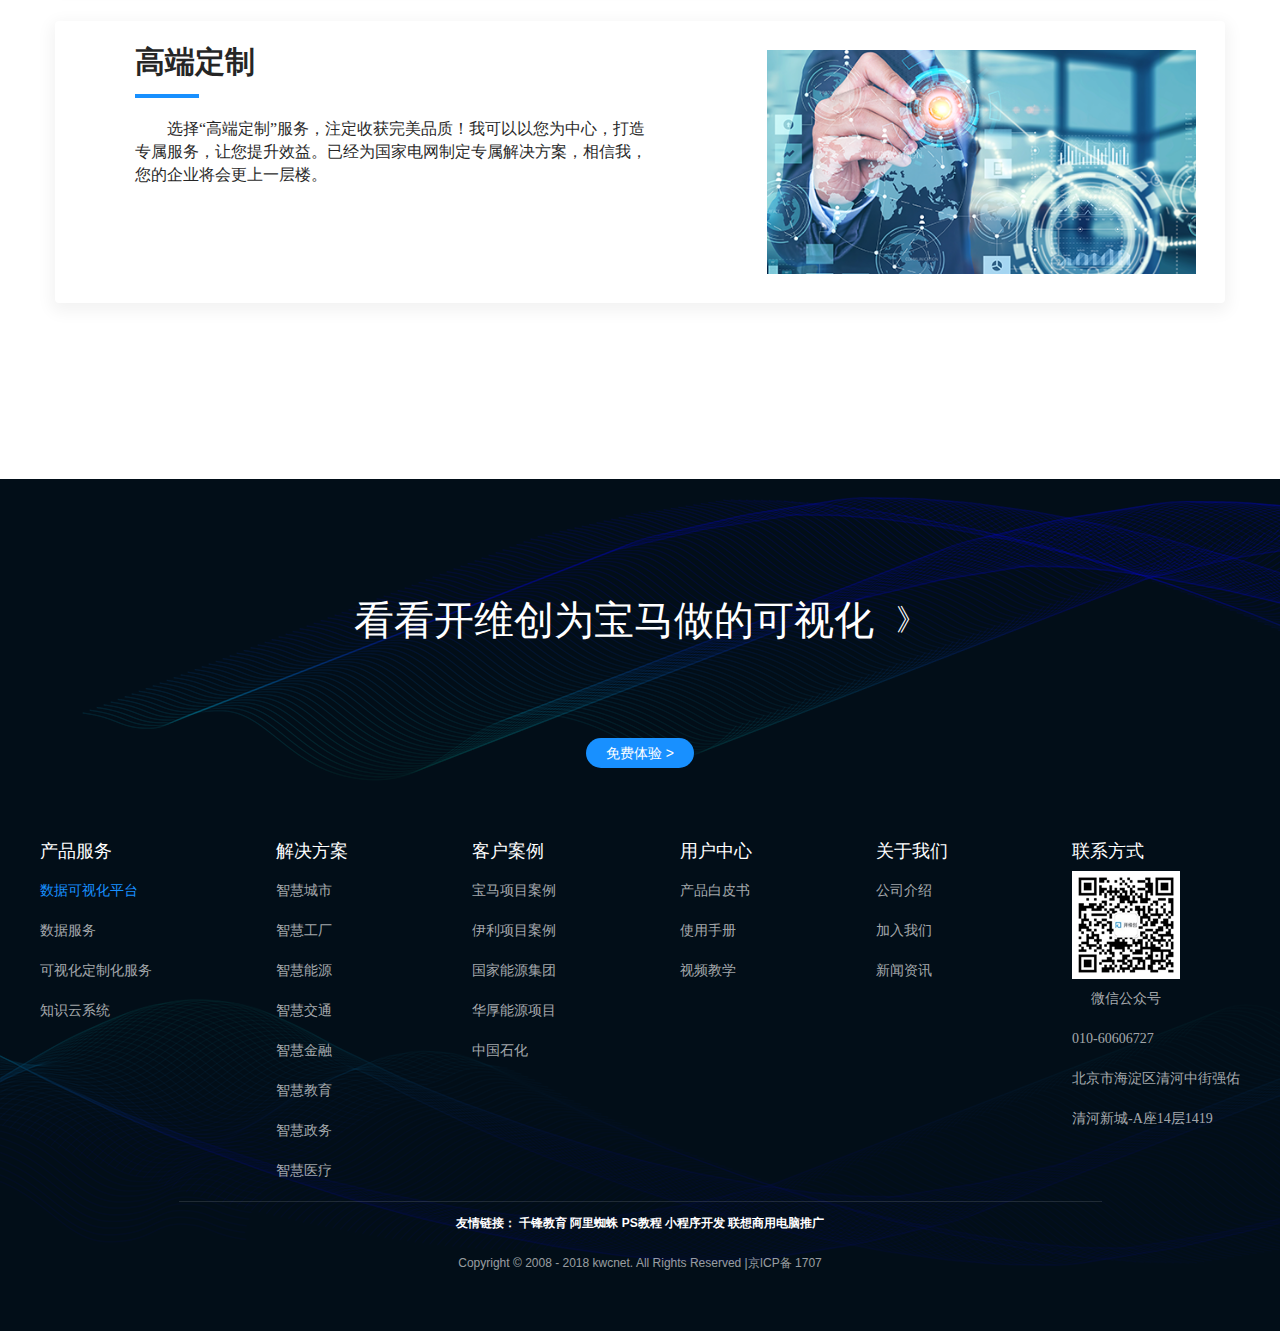
<file: views/CompanyLetter.html>
<!DOCTYPE html>
<html lang="en">

<head>
  <meta charset="UTF-8">
  <meta name="viewport" content="width=device-width, initial-scale=1.0">
  <meta http-equiv="X-UA-Compatible" content="ie=edge">
  <title>Document</title>
  <link rel="stylesheet" href="../css/components/normalize.css">
  <link rel="stylesheet" href="../plugins/bootstrap-3.3.7/css/bootstrap.min.css">
  <link rel="stylesheet" href="../css/components/header.css">
  <link rel="stylesheet" href="../css/components/footer.css">
  <link rel="stylesheet" href="../css/components/bootstrap-reset.css">
  <link rel="stylesheet" href="../assets/fonts/iconfont.css">
  <link rel="stylesheet" href="../css/views/companyletter.css">
  <link rel="stylesheet" href="../css/appstyle/appCompany.css">
</head>

<body>
  <!-- 公司介绍页面 -->
  <div class="letter-box">
    <!-- 导航 -->
    <div class="home-headr">
      <nav class="navbar">
        <div class="container2">
          <div class="navbar-header">
            <a class="navbar-brand d-flex justify-content-center align-items-center" href="../index.html">
              <img src="../assets/img/LOGO.png">
            </a>
            <button type="button" class="navbar-toggle collapsed navPadding" data-toggle="collapse"
              data-target="#head-navbar" aria-expanded="false">
              <span class="icon-bar"></span>
              <span class="icon-bar"></span>
              <span class="icon-bar"></span>
            </button>
          </div>
          <div class="collapse navbar-collapse navCenter" id="head-navbar">
            <div class="mask"></div>
            <ul class="nav navbar-nav">
              <li class="dropdown btnBox dropdownActive dropdownShow"><a href="../index.html">首页</a></li>
              <li class="dropdown btnBox">
                <a href="javascript:void(0)" class="dropdown-toggle" data-toggle="dropdown" role="button" aria-haspopup="true"
                aria-expanded="false">产品服务<span
                    class="spanBtn glyphicon glyphicon-menu-down"></span></a>
                <ul class="dropdown-menu">
                  <li><a href="./VisualTerrace.html">数据可视化平台</a></li>
                  <li><a href="./ProductSerice.html">数据服务</a></li>
                  <li><a href="./CustomServe.html">可视化定制服务</a></li>
                  <li><a href="./ClientCase.html">知识云系统</a></li>
                </ul>
              </li>
              <li class="dropdown btnBox">
                <a href="javascript:void(0)" class="dropdown-toggle" data-toggle="dropdown" role="button" aria-haspopup="true"
                aria-expanded="false">解决方案<span
                    class="spanBtn glyphicon glyphicon-menu-down"></span></a>
                <ul class="dropdown-menu dropdown-doublerow">
                  <li><a href="javascript:void(0)">智慧城市</a></li>
                  <li><a href="javascript:void(0)">智慧工厂</a></li>
                  <li><a href="./SmartFinance.html">智慧金融</a></li>
                  <li><a href="javascript:void(0)">智慧交通</a></li>
                  <li><a href="./Solution.html">智慧能源</a></li>
                  <li><a href="javascript:void(0)">智慧教育</a></li>
                  <li><a href="javascript:void(0)">智慧政务</a></li>
                  <li><a href="javascript:void(0)">智慧医疗</a></li>
                </ul>
              </li>
              <li class="dropdown btnBox"><a href="./ClientCase.html">客户案例</a></li>
              <li class="dropdown btnBox"><a href="./UserCenter.html">用户中心</a></li>
              <li class="dropdown btnBox">
                <a href="javascript:void(0)" class="dropdown-toggle navActive" data-toggle="dropdown" role="button" aria-haspopup="true"
                  aria-expanded="false">关于我们<span class="spanBtn glyphicon glyphicon-menu-down"></span></a>
                <ul class="dropdown-menu">
                  <li><a class="navActive" href="javascript:void(0)">公司介绍</a></li>
                  <li><a href="./Aboutus.html">加入我们</a></li>
                  <li><a href="./NewsList.html">新闻资讯</a></li>
                </ul>
              </li>
            </ul>

          </div>
          <div class="headr-page">
            <span>进入sv.data</span>
          </div>
        </div>
      </nav>
    </div>
    <!-- 公司介绍 -->
    <div class="letter-content">
      <div class="dummy-title">
        <p>欢迎来到开维创</p>
        <p>Welcome To kwcent</p>
        <p>让我来介绍一下我自己</p>
      </div>
      <!-- 介绍内容 -->
      <div class="dummy-content">
        <div class="company-intro container">
          <div class="row company-center">
            <div class="company-title">
              <p class="int-p">公司介绍</p>
              <p class="int-pt">Industry background</p>
              <div class="int-box"><span></span></div>
            </div>
            <div class="company-text container">
              <div class="row company-appose">
                <div class="company-box col-lg-5 col-md-5 col-xs-12"><img src="../assets/img/image_gsjs.png" alt="">
                </div>
                <div class="text col-lg-7 col-md-7 col-xs-12">
                  <p>北京开维创科技有限公司成立于2012年，注册资金5100万，是一家致力于ICT系统集成、高端软件定制、数据产业服务（数据采集、分析、展示、安全防护等）、AI智能的互联网综合服务公司。</p>
                  <p>
                    公司成立以来本着以“以诚为本、创新优化、品质服务”的经营理念，在大数据领域获得8项软件著作权并拥有独立知识产权。其中包括：大数据采集系统、大数据可视化系统、大数据分析系统、实时数据处理平台、海量存储系统等，在同行业中处于领先地位，先后为全国各地的电力、煤炭等能源行业提供管理预警系统和可视化平台。在智慧城市、制造生产、便民医疗等多个领域均做出贡献。
                  </p>
                  <p>公司现有员工近百人，拥有顶级技术开发团队，其中公司中 PHP工程师、Java工程师、golang工程师、UI设计师、架构师、产品经理、测试工程师、运维工程师、大数据工程师等曾任职于海外互联网公司。
                  </p>
                </div>
              </div>
            </div>
          </div>
        </div>
        <div class="company-information container">
          <div class="row">
            <div class="information-text col-lg-7 col-md-7 col-sm-12">
              <div>
                <p>大数据</p>
                <p></p>
                <p>纷繁复杂的数据会给数据管理增加难度， 我可以为您进行大数据分析，日志抓取， 大数据展示，让您在数据管理上如虎添翼。</p>
              </div>
            </div>
            <div class="information-img col-lg-5 col-md-5 col-sm-12">
              <img src="../assets/img/image_dsj.png" alt="">
            </div>
          </div>
        </div>
        <div class="company-information container company-information2">
          <div class="row">
            <div class="information-text col-lg-7 col-md-7">
              <div>
                <p>高端定制</p>
                <p></p>
                <p>选择“高端定制”服务，注定收获完美品质！我可以以您为中心，打造专属服务，让您提升效益。已经为国家电网制定专属解决方案，相信我，您的企业将会更上一层楼。</p>
              </div>
            </div>
            <div class="information-img col-lg-5 col-md-5">
              <img src="../assets/img/image_gddz.png" alt="">
            </div>
          </div>
        </div>
      </div>
    </div>
    <!-- 底部 -->
    <div class="home-footer">
      <div class="footer-up">
        <p class="footer-p">看看开维创为宝马做的可视化&nbsp;&nbsp;<span style="font-size: 30px;"> 》</span> </p>
        <div class="footer-btn">
          <a href="javascript:void(0)" class="to-detail">
            <div class="btn-taste">免费体验 ></div>
          </a>
        </div>
      </div>
      <div class="footer-down">
        <div class="down-box">
          <div class="down-list">
            <ul>
              <li>产品服务</li>
              <a href="javascript:void(0)" class="to-detail">
                <li style="cursor: pointer;">数据可视化平台</li>
              </a>
              <a href="javascript:void(0)" class="to-detail">
                <li style="cursor: pointer;">数据服务</li>
              </a>
              <a href="javascript:void(0)" class="to-detail">
                <li style="cursor: pointer;">可视化定制化服务</li>
              </a>
              <a href="javascript:void(0)" class="to-detail">
                <li style="cursor: pointer;">知识云系统</li>
              </a>
            </ul>
            <ul>
              <li>解决方案</li>
              <a href="javascript:void(0)" class="to-detail">
                <li class="li-active" style="cursor: pointer;">智慧城市</li>
              </a>
              <a href="javascript:void(0)" class="to-detail">
                <li style="cursor: pointer;">智慧工厂</li>
              </a>
              <a href="javascript:void(0)" class="to-detail">
                <li style="cursor: pointer;">智慧能源</li>
              </a>
              <a href="javascript:void(0)" class="to-detail">
                <li style="cursor: pointer;">智慧交通</li>
              </a>
              <a href="javascript:void(0)" class="to-detail">
                <li style="cursor: pointer;">智慧金融</li>
              </a>
              <a href="javascript:void(0)" class="to-detail">
                <li style="cursor: pointer;">智慧教育</li>
              </a>
              <a href="javascript:void(0)" class="to-detail">
                <li style="cursor: pointer;">智慧政务</li>
              </a>
              <a href="javascript:void(0)" class="to-detail">
                <li style="cursor: pointer;">智慧医疗</li>
              </a>
            </ul>
            <ul>
              <li>客户案例</li>
              <a href="javascript:void(0)" class="to-detail">
                <li style="cursor: pointer;">宝马项目案例</li>
              </a>
              <a href="javascript:void(0)" class="to-detail">
                <li style="cursor: pointer;">伊利项目案例</li>
              </a>
              <a href="javascript:void(0)" class="to-detail">
                <li style="cursor: pointer;">国家能源集团</li>
              </a>
              <a href="javascript:void(0)" class="to-detail">
                <li style="cursor: pointer;">华厚能源项目</li>
              </a>
              <a href="javascript:void(0)" class="to-detail">
                <li style="cursor: pointer;">中国石化</li>
              </a>
            </ul>
            <ul>
              <li>用户中心</li>
              <a href="javascript:void(0)" class="to-detail">
                <li style="cursor: pointer;">产品白皮书</li>
              </a>
              <a href="javascript:void(0)" class="to-detail">
                <li style="cursor: pointer;">使用手册</li>
              </a>
              <a href="javascript:void(0)" class="to-detail">
                <li style="cursor: pointer;">视频教学</li>
              </a>
            </ul>
            <ul>
              <li>关于我们</li>
              <a href="javascript:void(0)" class="to-detail">
                <li style="cursor: pointer;">公司介绍</li>
              </a>
              <a href="javascript:void(0)" class="to-detail">
                <li style="cursor: pointer;">加入我们</li>
              </a>
              <a href="javascript:void(0)" class="to-detail">
                <li style="cursor: pointer;">新闻资讯</li>
              </a>
            </ul>
            <ul>
              <li>联系方式</li>
              <li class="erwei-box"><img src="../assets/img/erweima.png" alt=""></li>
              <li class="erwei-text">微信公众号</li>
              <li>010-60606727</li>
              <li class="site-box">北京市海淀区清河中街强佑清河新城-A座14层1419</li>
            </ul>
          </div>
          <div class="down-tail">
            <div class="tail-list">
              <p>
                友情链接：
                <a href="javascript:void(0)" class="to-detail">千锋教育</a>
                <a href="javascript:void(0)" class="to-detail">阿里蜘蛛</a>
                <a href="javascript:void(0)" class="to-detail">PS教程</a>
                <a href="javascript:void(0)" class="to-detail">小程序开发</a>
                <a href="javascript:void(0)" class="to-detail">联想商用电脑推广</a>
              </p>
              <p>Copyright © 2008 - 2018 kwcnet. All Rights Reserved |京ICP备 1707</p>
            </div>
          </div>
        </div>
      </div>
    </div>
    <!-- 移动端页脚 -->
    <div class="app-footer">
      <div class="app-box">
        <div>
          <p class="app-text">产品服务</p>
          <p>数据可视化平台</p>
          <p>数据服务</p>
          <p>可视化定制服务</p>
          <p>知识云系统</p>
        </div>
        <div>
          <p class="app-text">解决方案</p>
          <p>数据可视化平台</p>
          <p>数据服务</p>
          <p>可视化定制服务</p>
          <p>知识云系统</p>
        </div>
      </div>
      <div class="app-bei">
        <p>Copyright © 2008 - 2018 kwcnet. All Rights Reserved </p>
        <p>京ICP备 1707</p>
      </div>
    </div>
  </div>
</body>
<script src="../js/jquery.js"></script>
<script src="../js/convert.js"></script>
<script src="../plugins/bootstrap-3.3.7/js/bootstrap.js"></script>
<script src="../js/rollList.js"></script>

</html>
</file>
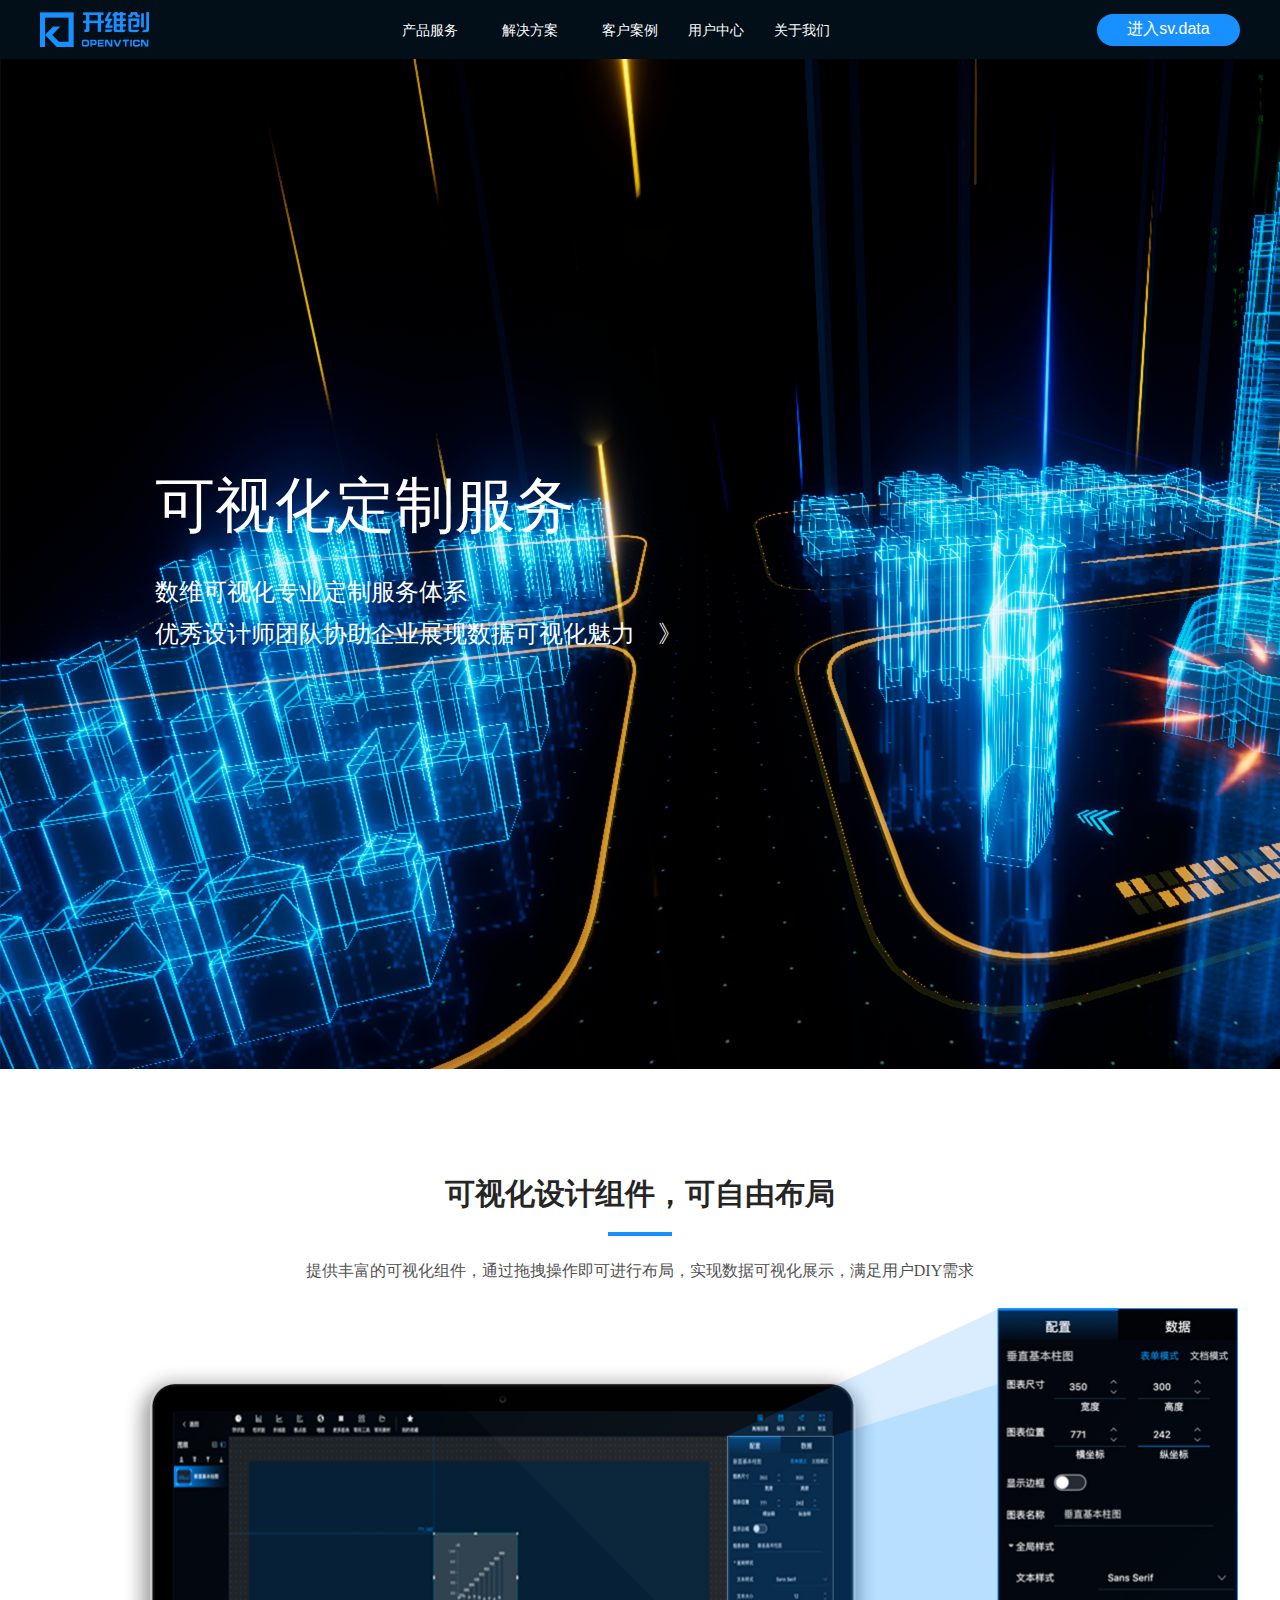
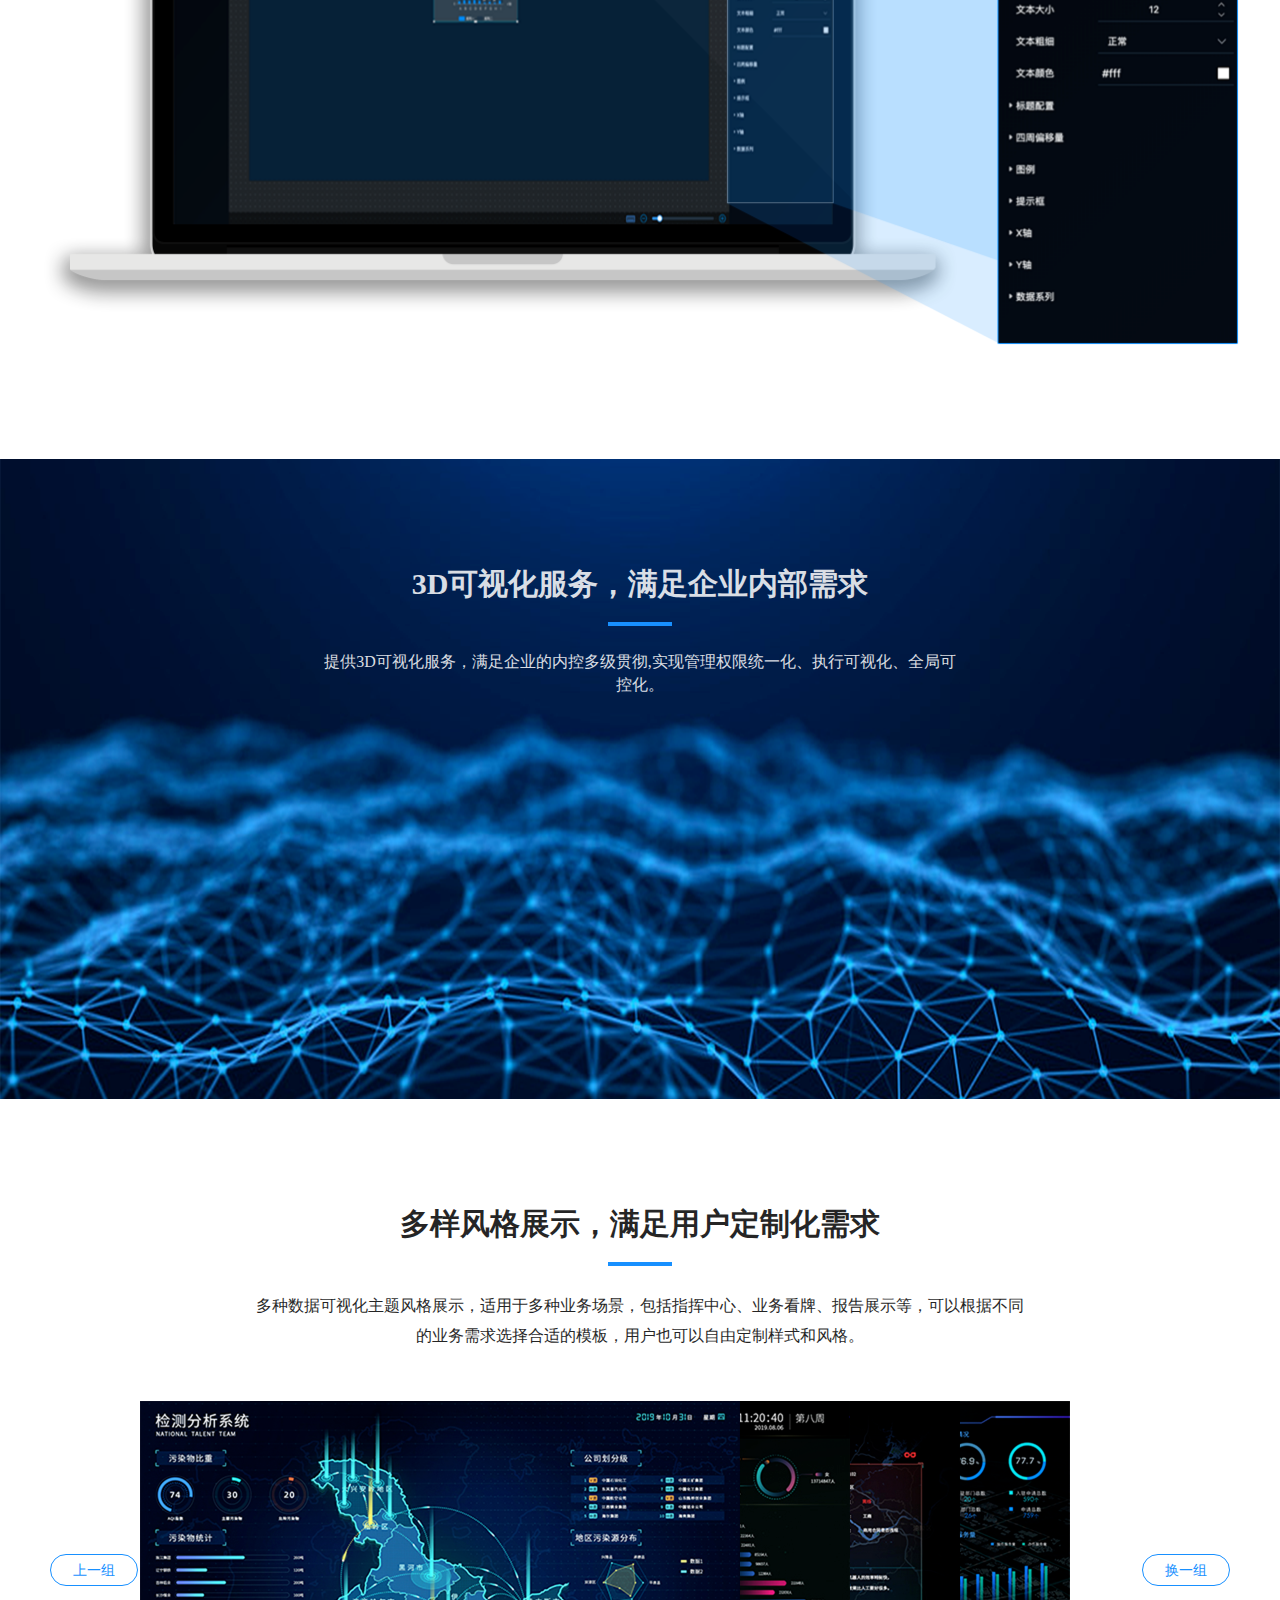
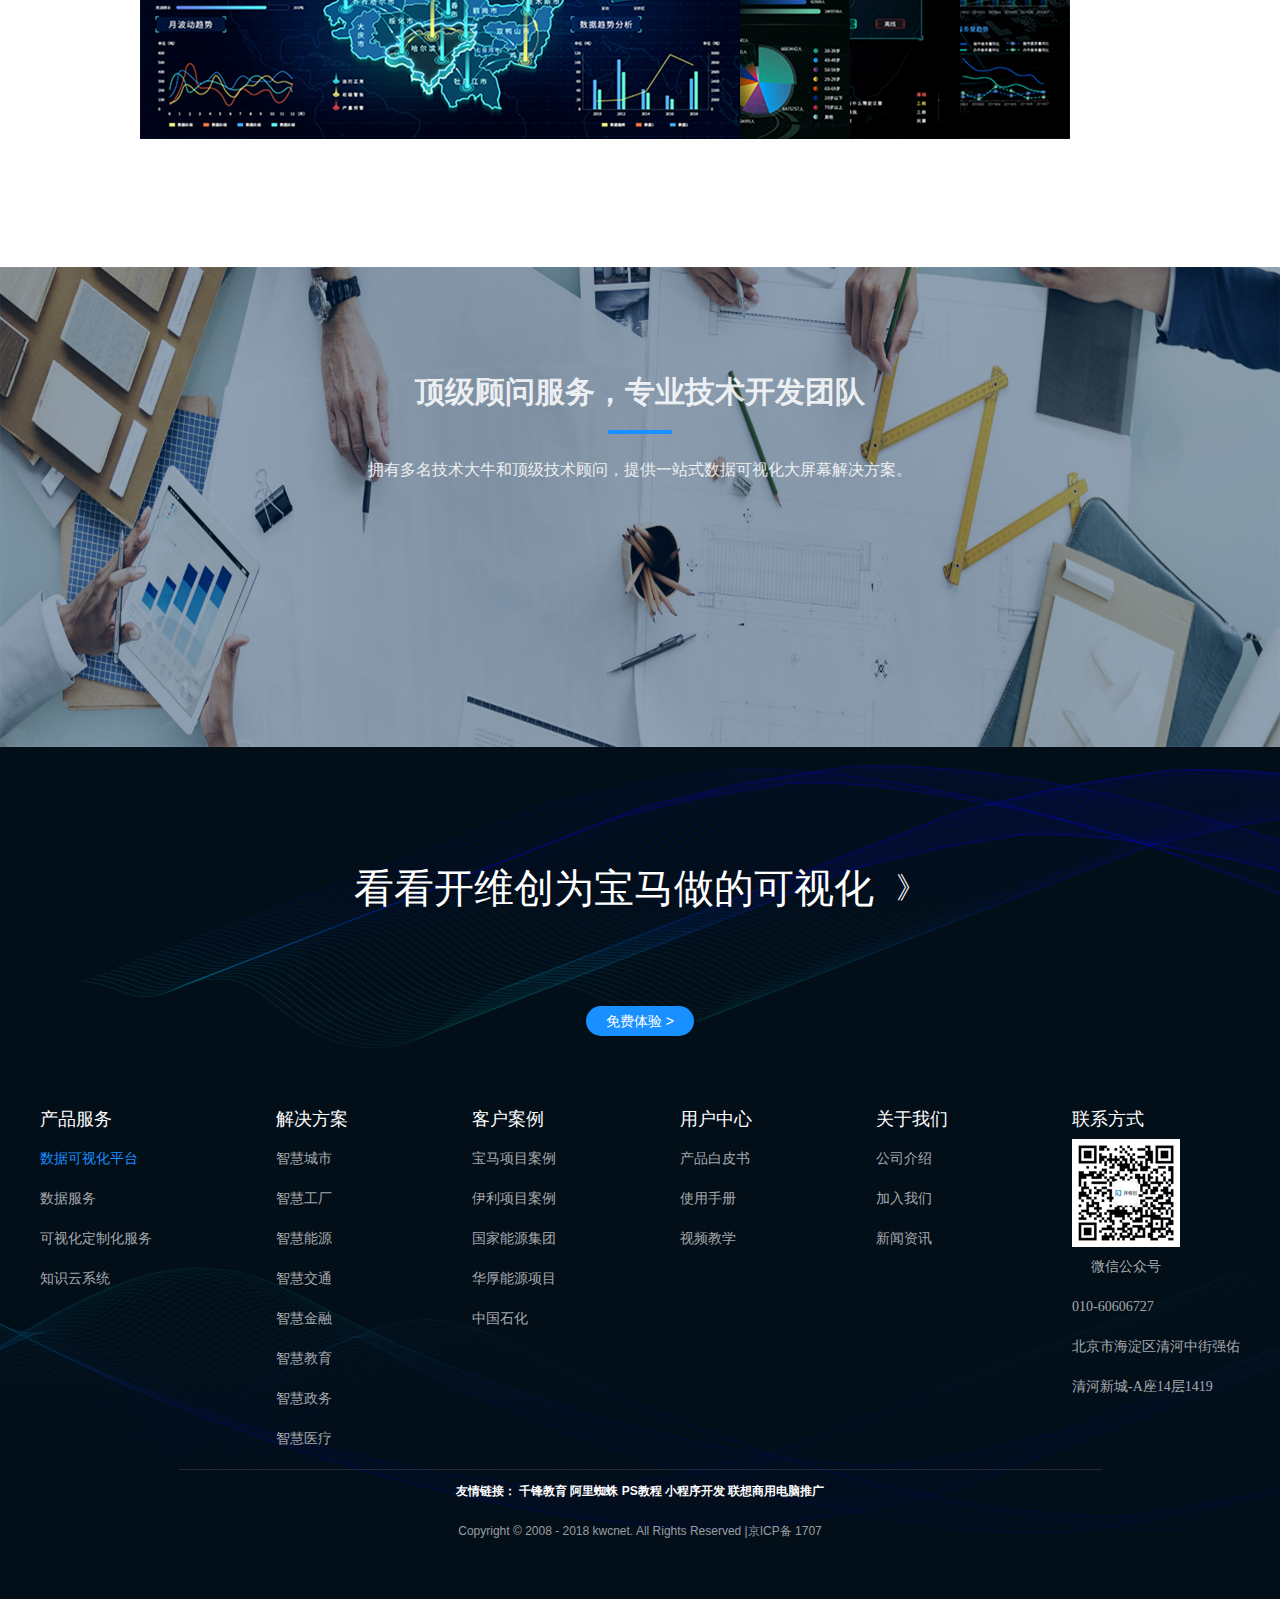
<file: views/CustomServe.html>
<!DOCTYPE html>
<html lang="en">

<head>
  <meta charset="UTF-8">
  <meta name="viewport" content="width=device-width, initial-scale=1.0">
  <meta http-equiv="X-UA-Compatible" content="ie=edge">
  <title>Document</title>
  <link rel="stylesheet" href="../css/components/normalize.css">
  <link rel="stylesheet" href="../plugins/bootstrap-3.3.7/css/bootstrap.min.css">
  <link rel="stylesheet" href="../css/components/header.css">
  <link rel="stylesheet" href="../css/components/footer.css">
  <link rel="stylesheet" href="../css/components/bootstrap-reset.css">
  <link rel="stylesheet" href="../assets/fonts/iconfont.css">
  <link rel="stylesheet" href="../css/views/customserve.css">
  <link rel="stylesheet" href="../css/appstyle/appCustom.css">
</head>

<body>
  <!-- 可视化定制服务页面 -->
  <div class="detail-box">
    <!-- 导航 -->
    <div class="home-headr">
      <nav class="navbar">
        <div class="container2">
          <div class="navbar-header">
            <a class="navbar-brand d-flex justify-content-center align-items-center" href="../index.html">
              <img src="../assets/img/LOGO.png">
            </a>
            <button type="button" class="navbar-toggle collapsed navPadding" data-toggle="collapse"
              data-target="#head-navbar" aria-expanded="false">
              <span class="icon-bar"></span>
              <span class="icon-bar"></span>
              <span class="icon-bar"></span>
            </button>
          </div>
          <div class="collapse navbar-collapse navCenter" id="head-navbar">
            <div class="mask"></div>
            <ul class="nav navbar-nav">
              <li class="dropdown btnBox dropdownActive dropdownShow"><a href="../index.html">首页</a></li>
              <li class="dropdown btnBox">
                <a href="javascript:void(0)" class="dropdown-toggle navActive" data-toggle="dropdown" role="button"
                  aria-haspopup="true" aria-expanded="false">产品服务<span
                    class="spanBtn glyphicon glyphicon-menu-down"></span></a>
                <ul class="dropdown-menu">
                  <li><a href="./VisualTerrace.html">数据可视化平台</a></li>
                  <li><a href="./ProductSerice.html">数据服务</a></li>
                  <li><a class="navActive" href="javascript:void(0)">可视化定制服务</a></li>
                  <li><a href="./ClientCase.html">知识云系统</a></li>
                </ul>
              </li>
              <li class="dropdown btnBox">
                <a href="javascript:void(0)" class="dropdown-toggle" data-toggle="dropdown" role="button"
                  aria-haspopup="true" aria-expanded="false">解决方案<span
                    class="spanBtn glyphicon glyphicon-menu-down"></span></a>
                <ul class="dropdown-menu dropdown-doublerow">
                  <li><a href="javascript:void(0)">智慧城市</a></li>
                  <li><a href="javascript:void(0)">智慧工厂</a></li>
                  <li><a href="./SmartFinance.html">智慧金融</a></li>
                  <li><a href="javascript:void(0)">智慧交通</a></li>
                  <li><a href="./Solution.html">智慧能源</a></li>
                  <li><a href="javascript:void(0)">智慧教育</a></li>
                  <li><a href="javascript:void(0)">智慧政务</a></li>
                  <li><a href="javascript:void(0)">智慧医疗</a></li>
                </ul>
              </li>
              <li class="dropdown btnBox"><a href="./ClientCase.html">客户案例</a></li>
              <li class="dropdown btnBox"><a href="./UserCenter.html">用户中心</a></li>
              <li class="dropdown btnBox">
                <a href="javascript:void(0)" class="dropdown-toggle" data-toggle="dropdown" role="button"
                  aria-haspopup="true" aria-expanded="false">关于我们<span
                    class="spanBtn glyphicon glyphicon-menu-down"></span></a>
                <ul class="dropdown-menu">
                  <li><a href="./CompanyLetter.html">公司介绍</a></li>
                  <li><a href="./Aboutus.html">加入我们</a></li>
                  <li><a href="./NewsList.html">新闻资讯</a></li>
                </ul>
              </li>
            </ul>

          </div>
          <div class="headr-page">
            <span>进入sv.data</span>
          </div>
        </div>
      </nav>
    </div>
    <!-- 可视化定制服务 -->
    <div class="custom-box">
      <div class="top-box  costom-top">
        <div class="container ">
          <div class="row">
            <div class="col-lg-1 col-xs-1"></div>
            <div class="col-lg-10 col-xs-10">
              <div class="visu-box">
                <p class="top-text">可视化定制服务</p>
                <p class="top-text2">数维可视化专业定制服务体系</p>
                <div class="top-text3">优秀设计师团队协助企业展现数据可视化魅力
                  <span class="top-into">
                    》
                  </span>
                </div>
              </div>
            </div>
            <div class="col-lg-1 col-xs-1"></div>
          </div>
        </div>
      </div>
      <div class="custom-one row">
        <div class="col-lg-1"></div>
        <div class="col-lg-10 col-xs-12 row">
          <div class="col-lg-12 col-xs-12 custom-text one-text">
            <p>可视化设计组件，可自由布局</p>
            <p>可视化设计组件可自由布局</p>
            <p class="center-block"></p>
            <p class="center-block">提供丰富的可视化组件，通过拖拽操作即可进行布局，实现数据可视化展示，满足用户DIY需求</p>
          </div>
          <div class="col-lg-12 col-xs-12 one-img">
            <img src="../assets/img/customserve/mac01.png" alt="">
          </div>
        </div>
        <div class="col-lg-1"></div>
      </div>
      <div class="custom-two row">
        <img src="../assets/img/customserve/c-02.png" alt="">
        <div class="two-text">
          <p>3D可视化服务，满足企业内部需求</p>
          <p></p>
          <p>提供3D可视化服务，满足企业的内控多级贯彻,实现管理权限统一化、执行可视化、全局可控化。</p>
        </div>
      </div>
      <div class="custom-three row">
        <div class="tab-boxImg">
          <div class="three-text">
            <p>多样风格展示，满足用户定制化需求</p>
            <p class="center-block"></p>
            <p class="center-block">多种数据可视化主题风格展示，适用于多种业务场景，包括指挥中心、业务看牌、报告展示等，可以根据不同的业务需求选择合适的模板，用户也可以自由定制样式和风格。</p>
          </div>
          <div class="three-img row">
            <div class="three-btn btn-position">
              <div>上一组</div>
            </div>
            <div class="three-content col-lg-12 col-xs-12">
              <img src="../assets/img/customserve/pic001.png" alt="">
              <img src="../assets/img/customserve/pic002.png" alt="">
              <img src="../assets/img/customserve/pic003.png" alt="">
              <img src="../assets/img/customserve/pic004.png" alt="">
            </div>
            <div class="three-btn btn-position2">
              <div>换一组</div>
            </div>
          </div>
        </div>
      </div>
      <!-- 移动端轮播 -->
      <div class="custom-carousel">
        <div class="carousel-text">
          <p>多样风格展示，满足用户定制化需求</p>
          <p class="center-block">多种数据可视化主题风格展示，适用于多种业务场景，包括指挥中心、业务看牌、报告展示等，可以根据不同的业务需求选择合适的模板，用户也可以自由定制样式和风格。</p>
        </div>
        <div class="carousel-box">
          <div class="carousel-img">
            <img src="../assets/img/customserve/pic001.png" alt="">
            <img src="../assets/img/customserve/pic002.png" alt="">
            <img src="../assets/img/customserve/pic003.png" alt="">
            <img src="../assets/img/customserve/pic004.png" alt="">
          </div>
          <div class="carousel-index">
            <ul>
              <li></li>
              <li></li>
              <li></li>
              <li></li>
            </ul>
          </div>
        </div>
      </div>

      <div class="custom-four row">
        <img src="../assets/img/customserve/ding-01.png" alt="">
        <div class="two-text">
          <p>顶级顾问服务，专业技术开发团队</p>
          <p></p>
          <p>拥有多名技术大牛和顶级技术顾问，提供一站式数据可视化大屏幕解决方案。</p>
        </div>
      </div>
    </div>
    <!-- 底部 -->
    <div class="home-footer">
      <div class="footer-up">
        <p class="footer-p">看看开维创为宝马做的可视化&nbsp;&nbsp;<span style="font-size: 30px;"> 》</span> </p>
        <div class="footer-btn">
          <a href="javascript:void(0)" class="to-detail">
            <div class="btn-taste">免费体验 ></div>
          </a>
        </div>
      </div>
      <div class="footer-down">
        <div class="down-box">
          <div class="down-list">
            <ul>
              <li>产品服务</li>
              <a href="javascript:void(0)" class="to-detail">
                <li style="cursor: pointer;">数据可视化平台</li>
              </a>
              <a href="javascript:void(0)" class="to-detail">
                <li style="cursor: pointer;">数据服务</li>
              </a>
              <a href="javascript:void(0)" class="to-detail">
                <li style="cursor: pointer;">可视化定制化服务</li>
              </a>
              <a href="javascript:void(0)" class="to-detail">
                <li style="cursor: pointer;">知识云系统</li>
              </a>
            </ul>
            <ul>
              <li>解决方案</li>
              <a href="javascript:void(0)" class="to-detail">
                <li class="li-active" style="cursor: pointer;">智慧城市</li>
              </a>
              <a href="javascript:void(0)" class="to-detail">
                <li style="cursor: pointer;">智慧工厂</li>
              </a>
              <a href="javascript:void(0)" class="to-detail">
                <li style="cursor: pointer;">智慧能源</li>
              </a>
              <a href="javascript:void(0)" class="to-detail">
                <li style="cursor: pointer;">智慧交通</li>
              </a>
              <a href="javascript:void(0)" class="to-detail">
                <li style="cursor: pointer;">智慧金融</li>
              </a>
              <a href="javascript:void(0)" class="to-detail">
                <li style="cursor: pointer;">智慧教育</li>
              </a>
              <a href="javascript:void(0)" class="to-detail">
                <li style="cursor: pointer;">智慧政务</li>
              </a>
              <a href="javascript:void(0)" class="to-detail">
                <li style="cursor: pointer;">智慧医疗</li>
              </a>
            </ul>
            <ul>
              <li>客户案例</li>
              <a href="javascript:void(0)" class="to-detail">
                <li style="cursor: pointer;">宝马项目案例</li>
              </a>
              <a href="javascript:void(0)" class="to-detail">
                <li style="cursor: pointer;">伊利项目案例</li>
              </a>
              <a href="javascript:void(0)" class="to-detail">
                <li style="cursor: pointer;">国家能源集团</li>
              </a>
              <a href="javascript:void(0)" class="to-detail">
                <li style="cursor: pointer;">华厚能源项目</li>
              </a>
              <a href="javascript:void(0)" class="to-detail">
                <li style="cursor: pointer;">中国石化</li>
              </a>
            </ul>
            <ul>
              <li>用户中心</li>
              <a href="javascript:void(0)" class="to-detail">
                <li style="cursor: pointer;">产品白皮书</li>
              </a>
              <a href="javascript:void(0)" class="to-detail">
                <li style="cursor: pointer;">使用手册</li>
              </a>
              <a href="javascript:void(0)" class="to-detail">
                <li style="cursor: pointer;">视频教学</li>
              </a>
            </ul>
            <ul>
              <li>关于我们</li>
              <a href="javascript:void(0)" class="to-detail">
                <li style="cursor: pointer;">公司介绍</li>
              </a>
              <a href="javascript:void(0)" class="to-detail">
                <li style="cursor: pointer;">加入我们</li>
              </a>
              <a href="javascript:void(0)" class="to-detail">
                <li style="cursor: pointer;">新闻资讯</li>
              </a>
            </ul>
            <ul>
              <li>联系方式</li>
              <li class="erwei-box"><img src="../assets/img/erweima.png" alt=""></li>
              <li class="erwei-text">微信公众号</li>
              <li>010-60606727</li>
              <li class="site-box">北京市海淀区清河中街强佑清河新城-A座14层1419</li>
            </ul>
          </div>
          <div class="down-tail">
            <div class="tail-list">
              <p>
                友情链接：
                <a href="javascript:void(0)" class="to-detail">千锋教育</a>
                <a href="javascript:void(0)" class="to-detail">阿里蜘蛛</a>
                <a href="javascript:void(0)" class="to-detail">PS教程</a>
                <a href="javascript:void(0)" class="to-detail">小程序开发</a>
                <a href="javascript:void(0)" class="to-detail">联想商用电脑推广</a>
              </p>
              <p>Copyright © 2008 - 2018 kwcnet. All Rights Reserved |京ICP备 1707</p>
            </div>
          </div>
        </div>
      </div>
    </div>
    <!-- 移动端页脚 -->
    <div class="app-footer">
      <div class="app-box">
        <div>
          <p class="app-text">产品服务</p>
          <p>数据可视化平台</p>
          <p>数据服务</p>
          <p>可视化定制服务</p>
          <p>知识云系统</p>
        </div>
        <div>
          <p class="app-text">解决方案</p>
          <p>数据可视化平台</p>
          <p>数据服务</p>
          <p>可视化定制服务</p>
          <p>知识云系统</p>
        </div>
      </div>
      <div class="app-bei">
        <p>Copyright © 2008 - 2018 kwcnet. All Rights Reserved </p>
        <p>京ICP备 1707</p>
      </div>
    </div>
  </div>
</body>
<script src="../js/jquery.js"></script>
<script src="../js/convert.js"></script>
<script src="../plugins/bootstrap-3.3.7/js/bootstrap.js"></script>
<script src="../js/rollList.js"></script>
<script>
  $(document).ready(function () {
    carousel()
  });

  function carousel() {
    $('.carousel-img img').eq(0).show().siblings('.carousel-img img').hide();
    var j = 0
    var customLunbo = null

    function appTime() {
      j++;
      //当图片是最后一张的后面时，设置图片为第一张
      if (j == 3) {
        j = 0;
      }
      for (var i = 0; i < $('.carousel-img img').length; i++) {
        $('.carousel-img img').eq(i).hide()
        $(".carousel-index ul li").eq(i).css("background", "rgba(204, 204, 204, 1)");
      }
      $('.carousel-img img').eq(j).show()
      $(".carousel-index ul li").eq(j).css("background", "#108EE9");
    }
    customLunbo = setInterval(appTime, 2000)
  }
</script>

</html>
</file>
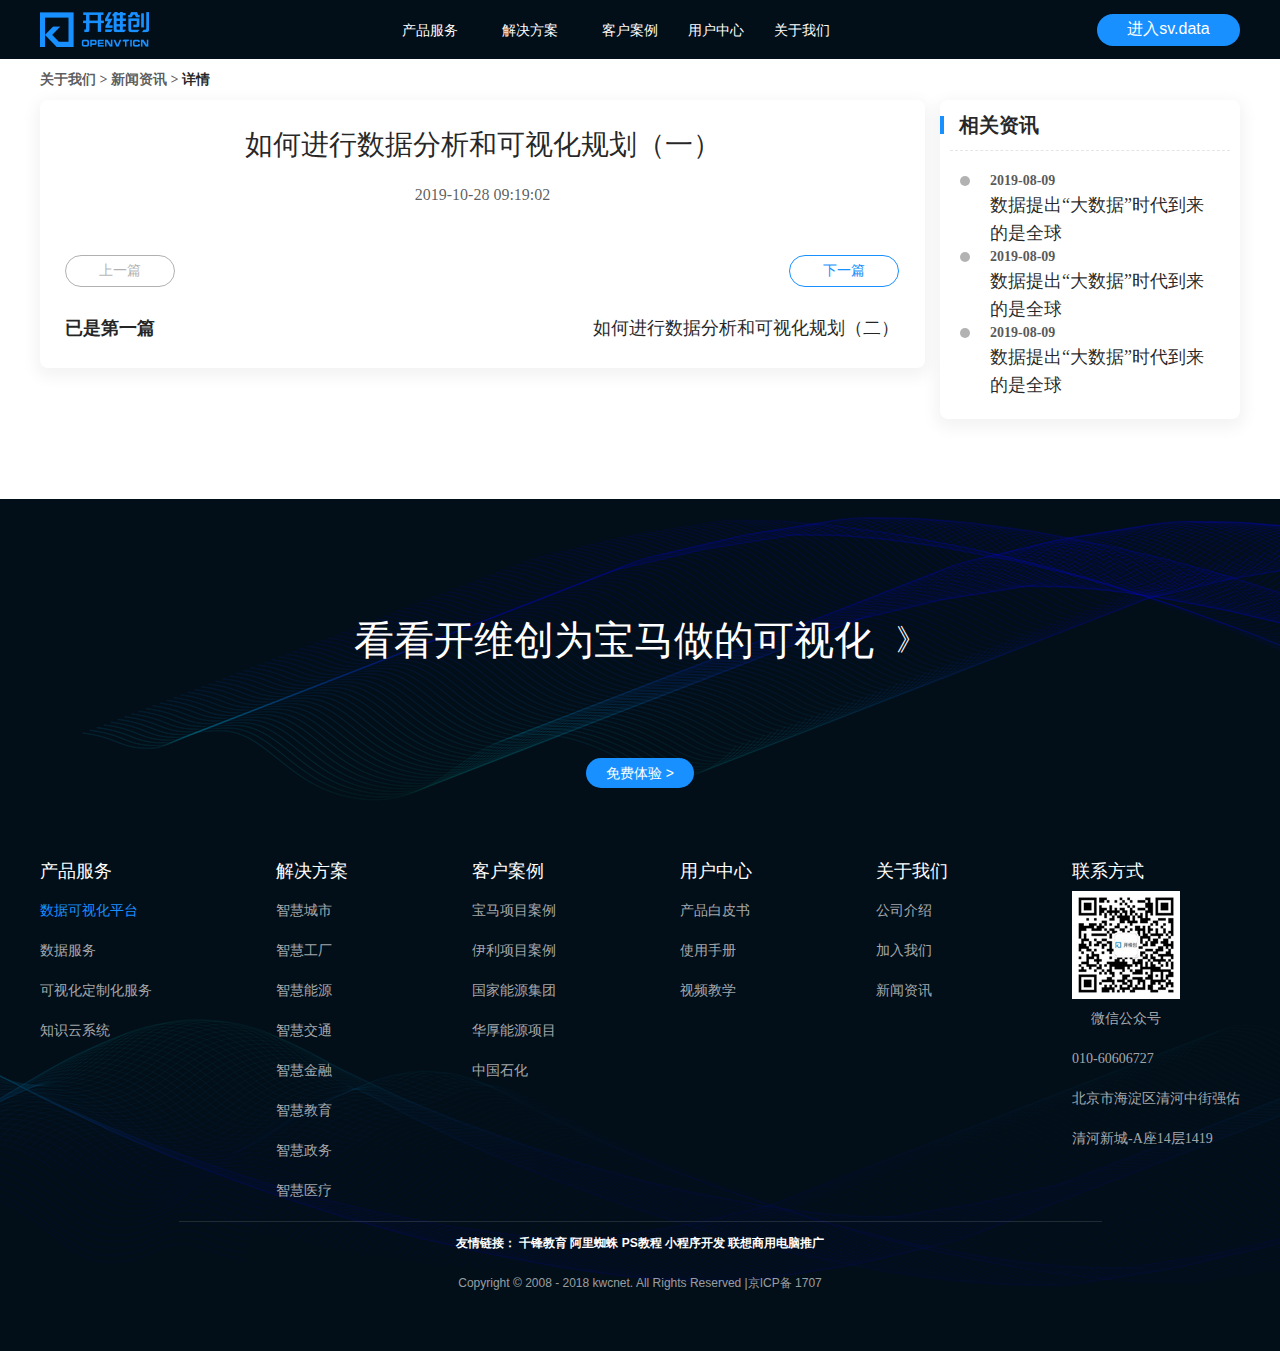
<file: views/NewsDetail.html>
<!DOCTYPE html>
<html lang="en">

<head>
  <meta charset="UTF-8">
  <meta name="viewport" content="width=device-width, initial-scale=1.0">
  <meta http-equiv="X-UA-Compatible" content="ie=edge">
  <title>Document</title>
  <link rel="stylesheet" href="../css/components/normalize.css">
  <link rel="stylesheet" href="../plugins/bootstrap-3.3.7/css/bootstrap.min.css">
  <link rel="stylesheet" href="../css/components/header.css">
  <link rel="stylesheet" href="../css/components/footer.css">
  <link rel="stylesheet" href="../css/components/bootstrap-reset.css">
  <link rel="stylesheet" href="../assets/fonts/iconfont.css">
  <link rel="stylesheet" href="../css/views/newsdetail.css">
  <link rel="stylesheet" href="../css/appstyle/appDetail.css">
</head>

<body>
  <!-- 新闻质询详情页面 -->
  <div class="detail-box">
    <!-- 导航 -->
    <div class="home-headr">
      <nav class="navbar">
        <div class="container2">
          <div class="navbar-header">
            <a class="navbar-brand d-flex justify-content-center align-items-center" href="../index.html">
              <img src="../assets/img/LOGO.png">
            </a>
            <button type="button" class="navbar-toggle collapsed navPadding" data-toggle="collapse"
              data-target="#head-navbar" aria-expanded="false">
              <span class="icon-bar"></span>
              <span class="icon-bar"></span>
              <span class="icon-bar"></span>
            </button>
          </div>
          <div class="collapse navbar-collapse navCenter" id="head-navbar">
            <div class="mask"></div>
            <ul class="nav navbar-nav">
              <li class="dropdown btnBox dropdownActive dropdownShow"><a href="../index.html">首页</a></li>
              <li class="dropdown btnBox">
                <a href="javascript:void(0)" class="dropdown-toggle" data-toggle="dropdown" role="button" aria-haspopup="true"
                aria-expanded="false">产品服务<span
                    class="spanBtn glyphicon glyphicon-menu-down"></span></a>
                <ul class="dropdown-menu">
                  <li><a href="./VisualTerrace.html">数据可视化平台</a></li>
                  <li><a href="./ProductSerice.html">数据服务</a></li>
                  <li><a href="./CustomServe.html">可视化定制服务</a></li>
                  <li><a href="./ClientCase.html">知识云系统</a></li>
                </ul>
              </li>
              <li class="dropdown btnBox">
                <a href="javascript:void(0)" class="dropdown-toggle" data-toggle="dropdown" role="button" aria-haspopup="true"
                aria-expanded="false">解决方案<span
                    class="spanBtn glyphicon glyphicon-menu-down"></span></a>
                <ul class="dropdown-menu dropdown-doublerow">
                  <li><a href="javascript:void(0)">智慧城市</a></li>
                  <li><a href="javascript:void(0)">智慧工厂</a></li>
                  <li><a href="./SmartFinance.html">智慧金融</a></li>
                  <li><a href="javascript:void(0)">智慧交通</a></li>
                  <li><a href="./Solution.html">智慧能源</a></li>
                  <li><a href="javascript:void(0)">智慧教育</a></li>
                  <li><a href="javascript:void(0)">智慧政务</a></li>
                  <li><a href="javascript:void(0)">智慧医疗</a></li>
                </ul>
              </li>
              <li class="dropdown btnBox"><a href="./ClientCase.html">客户案例</a></li>
              <li class="dropdown btnBox"><a href="./UserCenter.html">用户中心</a></li>
              <li class="dropdown btnBox">
                <a href="javascript:void(0)" class="dropdown-toggle navActive" data-toggle="dropdown" role="button" aria-haspopup="true"
                  aria-expanded="false">关于我们<span class="spanBtn glyphicon glyphicon-menu-down"></span></a>
                <ul class="dropdown-menu">
                  <li><a href="./CompanyLetter.html">公司介绍</a></li>
                  <li><a href="./Aboutus.html">加入我们</a></li>
                  <li><a href="./NewsList.html">新闻资讯</a></li>
                </ul>
              </li>
            </ul>

          </div>
          <div class="headr-page">
            <span>进入sv.data</span>
          </div>
        </div>
      </nav>
    </div>
    <!-- 新闻内容 -->
    <div class="detail-content">
      <!-- pc 资讯详情 -->
      <div class="information-box">
        <div class="crumbs-box">关于我们 > 新闻资讯 > <span>详情</span></div>
        <!-- 新闻资讯的文章 -->
        <div class="detail-article">
          <div class="article-left">
            <div class="article-content">
              <div class="article-title">如何进行数据分析和可视化规划（一）</div>
              <div class="article-time">2019-10-28 09:19:02</div>
            </div>
            <div class="article-btn">
              <div class="btn-page">
                <a href="###" class="left-page btn-same">上一篇</a>
                <a href="###" class="right-page btn-same">下一篇</a>
              </div>
              <div class="btn-page">
                <div class="left-pagination pagination-text">已是第一篇</div>
                <div class="right-pagination pagination-text">如何进行数据分析和可视化规划（二）</div>
              </div>
            </div>
          </div>
          <!-- 相关资讯 -->
          <div class="article-right">
            <div class="list-crumbs">
              <p></p><span>相关资讯</span>
            </div>
            <div class="list-line">
              <p></p>
            </div>
            <div class="consult-content">
              <div class="consult-text">
                <div class="serial-box serial-hover"></div>
                <div class="serial-text">
                  <p>2019-08-09</p>
                  <p class="serial-hover"><a href="###">数据提出“大数据”时代到来的是全球</a></p>
                </div>
              </div>
              <div class="consult-text">
                <div class="serial-box serial-hover"></div>
                <div class="serial-text">
                  <p>2019-08-09</p>
                  <p class="serial-hover"><a href="###">数据提出“大数据”时代到来的是全球</a></p>
                </div>
              </div>
              <div class="consult-text">
                <div class="serial-box serial-hover"></div>
                <div class="serial-text">
                  <p>2019-08-09</p>
                  <p class="serial-hover"><a href="###">数据提出“大数据”时代到来的是全球</a></p>
                </div>
              </div>
            </div>
          </div>
        </div>
      </div>
      <!-- app 资讯详情 -->
      <div class="app-information">
        <div class="info-detail">
          <div class="article-title">如何进行数据分析和可视化规划（一）</div>
          <div class="article-time">2019-10-28 09:19:02</div>
        </div>
        <div class="turnbox">
          <div class="true-btn">上一篇</div>
          <div class="true-btn btnActive">下一篇</div>
        </div>
      </div>
    </div>
    <!-- 底部 -->
    <div class="home-footer">
      <div class="footer-up">
        <p class="footer-p">看看开维创为宝马做的可视化&nbsp;&nbsp;<span style="font-size: 30px;"> 》</span> </p>
        <div class="footer-btn">
          <a href="javascript:void(0)" class="to-detail">
            <div class="btn-taste">免费体验 ></div>
          </a>
        </div>
      </div>
      <div class="footer-down">
        <div class="down-box">
          <div class="down-list">
            <ul>
              <li>产品服务</li>
              <a href="javascript:void(0)" class="to-detail">
                <li style="cursor: pointer;">数据可视化平台</li>
              </a>
              <a href="javascript:void(0)" class="to-detail">
                <li style="cursor: pointer;">数据服务</li>
              </a>
              <a href="javascript:void(0)" class="to-detail">
                <li style="cursor: pointer;">可视化定制化服务</li>
              </a>
              <a href="javascript:void(0)" class="to-detail">
                <li style="cursor: pointer;">知识云系统</li>
              </a>
            </ul>
            <ul>
              <li>解决方案</li>
              <a href="javascript:void(0)" class="to-detail">
                <li class="li-active" style="cursor: pointer;">智慧城市</li>
              </a>
              <a href="javascript:void(0)" class="to-detail">
                <li style="cursor: pointer;">智慧工厂</li>
              </a>
              <a href="javascript:void(0)" class="to-detail">
                <li style="cursor: pointer;">智慧能源</li>
              </a>
              <a href="javascript:void(0)" class="to-detail">
                <li style="cursor: pointer;">智慧交通</li>
              </a>
              <a href="javascript:void(0)" class="to-detail">
                <li style="cursor: pointer;">智慧金融</li>
              </a>
              <a href="javascript:void(0)" class="to-detail">
                <li style="cursor: pointer;">智慧教育</li>
              </a>
              <a href="javascript:void(0)" class="to-detail">
                <li style="cursor: pointer;">智慧政务</li>
              </a>
              <a href="javascript:void(0)" class="to-detail">
                <li style="cursor: pointer;">智慧医疗</li>
              </a>
            </ul>
            <ul>
              <li>客户案例</li>
              <a href="javascript:void(0)" class="to-detail">
                <li style="cursor: pointer;">宝马项目案例</li>
              </a>
              <a href="javascript:void(0)" class="to-detail">
                <li style="cursor: pointer;">伊利项目案例</li>
              </a>
              <a href="javascript:void(0)" class="to-detail">
                <li style="cursor: pointer;">国家能源集团</li>
              </a>
              <a href="javascript:void(0)" class="to-detail">
                <li style="cursor: pointer;">华厚能源项目</li>
              </a>
              <a href="javascript:void(0)" class="to-detail">
                <li style="cursor: pointer;">中国石化</li>
              </a>
            </ul>
            <ul>
              <li>用户中心</li>
              <a href="javascript:void(0)" class="to-detail">
                <li style="cursor: pointer;">产品白皮书</li>
              </a>
              <a href="javascript:void(0)" class="to-detail">
                <li style="cursor: pointer;">使用手册</li>
              </a>
              <a href="javascript:void(0)" class="to-detail">
                <li style="cursor: pointer;">视频教学</li>
              </a>
            </ul>
            <ul>
              <li>关于我们</li>
              <a href="javascript:void(0)" class="to-detail">
                <li style="cursor: pointer;">公司介绍</li>
              </a>
              <a href="javascript:void(0)" class="to-detail">
                <li style="cursor: pointer;">加入我们</li>
              </a>
              <a href="javascript:void(0)" class="to-detail">
                <li style="cursor: pointer;">新闻资讯</li>
              </a>
            </ul>
            <ul>
              <li>联系方式</li>
              <li class="erwei-box"><img src="../assets/img/erweima.png" alt=""></li>
              <li class="erwei-text">微信公众号</li>
              <li>010-60606727</li>
              <li class="site-box">北京市海淀区清河中街强佑清河新城-A座14层1419</li>
            </ul>
          </div>
          <div class="down-tail">
            <div class="tail-list">
              <p>
                友情链接：
                <a href="javascript:void(0)" class="to-detail">千锋教育</a>
                <a href="javascript:void(0)" class="to-detail">阿里蜘蛛</a>
                <a href="javascript:void(0)" class="to-detail">PS教程</a>
                <a href="javascript:void(0)" class="to-detail">小程序开发</a>
                <a href="javascript:void(0)" class="to-detail">联想商用电脑推广</a>
              </p>
              <p>Copyright © 2008 - 2018 kwcnet. All Rights Reserved |京ICP备 1707</p>
            </div>
          </div>
        </div>
      </div>
    </div>
    <!-- 移动端页脚 -->
    <div class="app-footer">
      <div class="app-box">
        <div>
          <p class="app-text">产品服务</p>
          <p>数据可视化平台</p>
          <p>数据服务</p>
          <p>可视化定制服务</p>
          <p>知识云系统</p>
        </div>
        <div>
          <p class="app-text">解决方案</p>
          <p>数据可视化平台</p>
          <p>数据服务</p>
          <p>可视化定制服务</p>
          <p>知识云系统</p>
        </div>
      </div>
      <div class="app-bei">
        <p>Copyright © 2008 - 2018 kwcnet. All Rights Reserved </p>
        <p>京ICP备 1707</p>
      </div>
    </div>
  </div>
</body>
<script src="../js/jquery.js"></script>
<script src="../js/convert.js"></script>
<script src="../plugins/bootstrap-3.3.7/js/bootstrap.js"></script>
<script src="../js/rollList.js"></script>
<script>
</script>

</html>
</file>
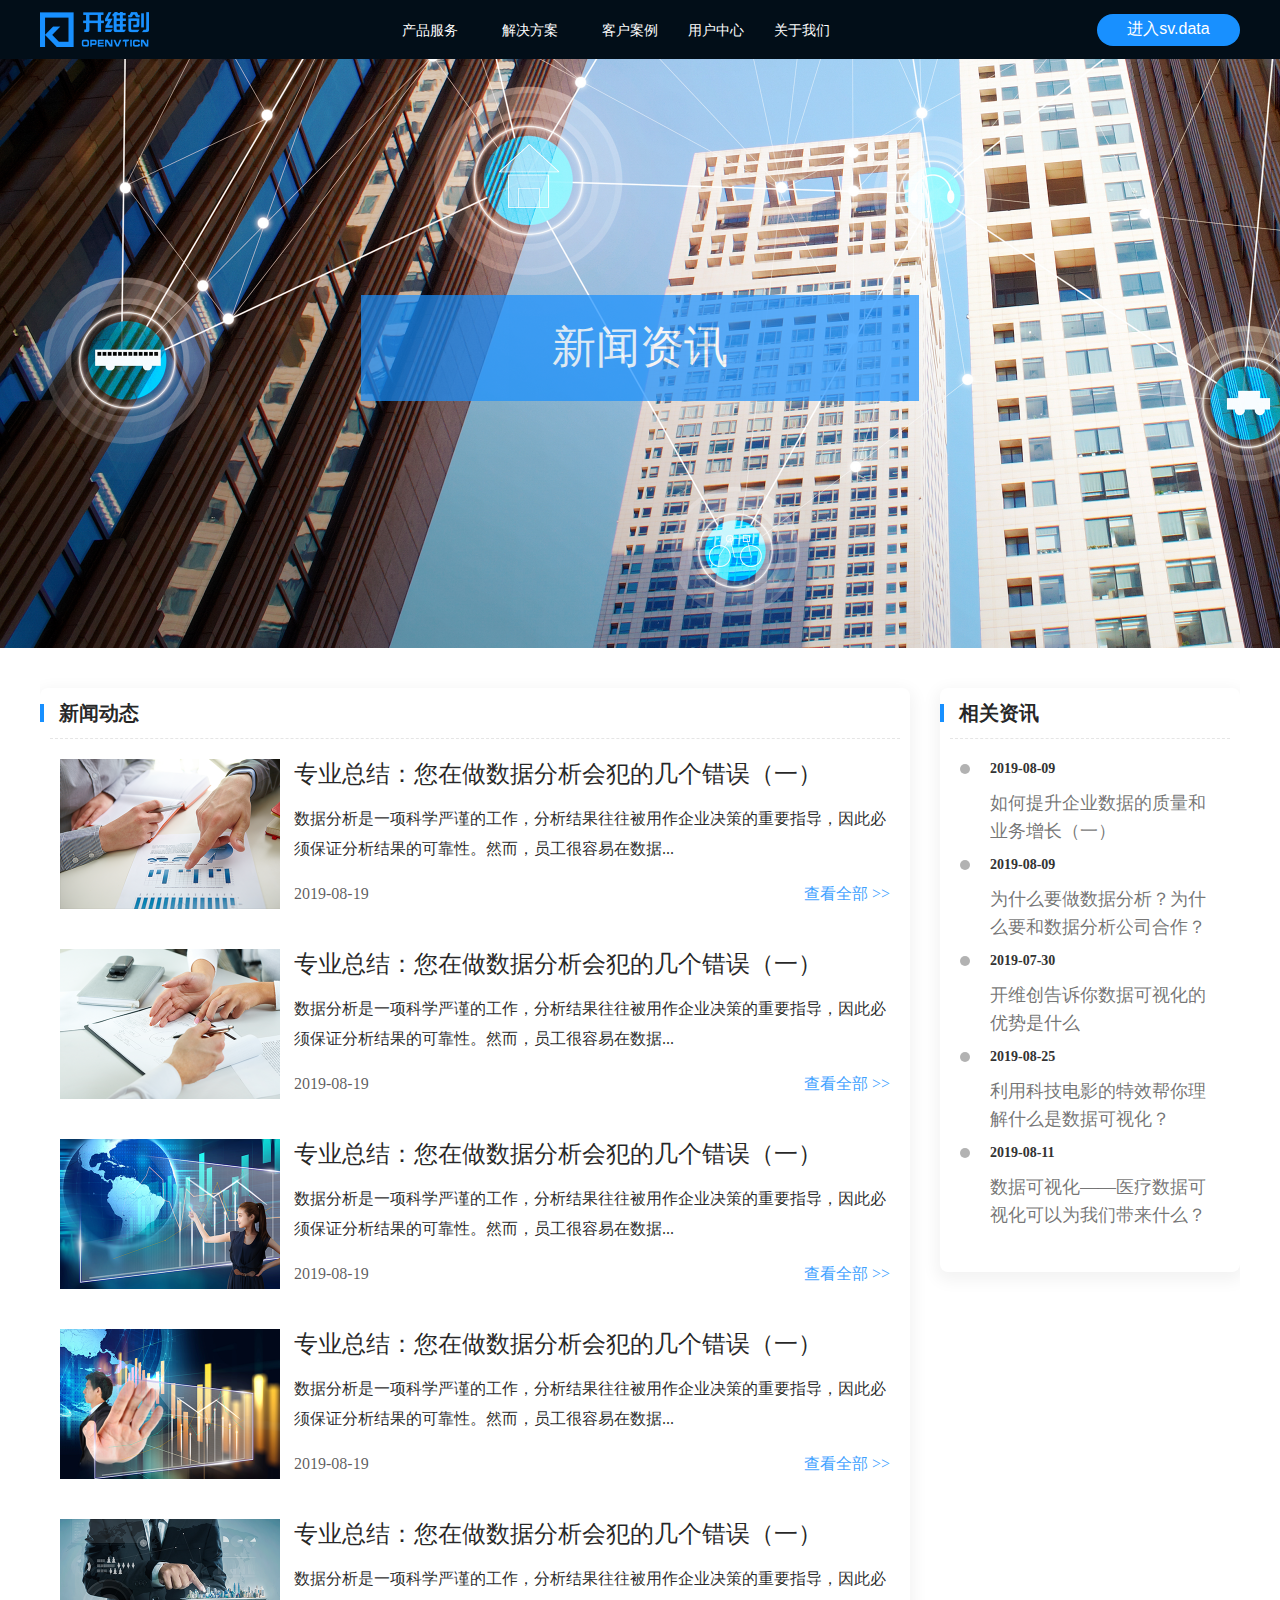
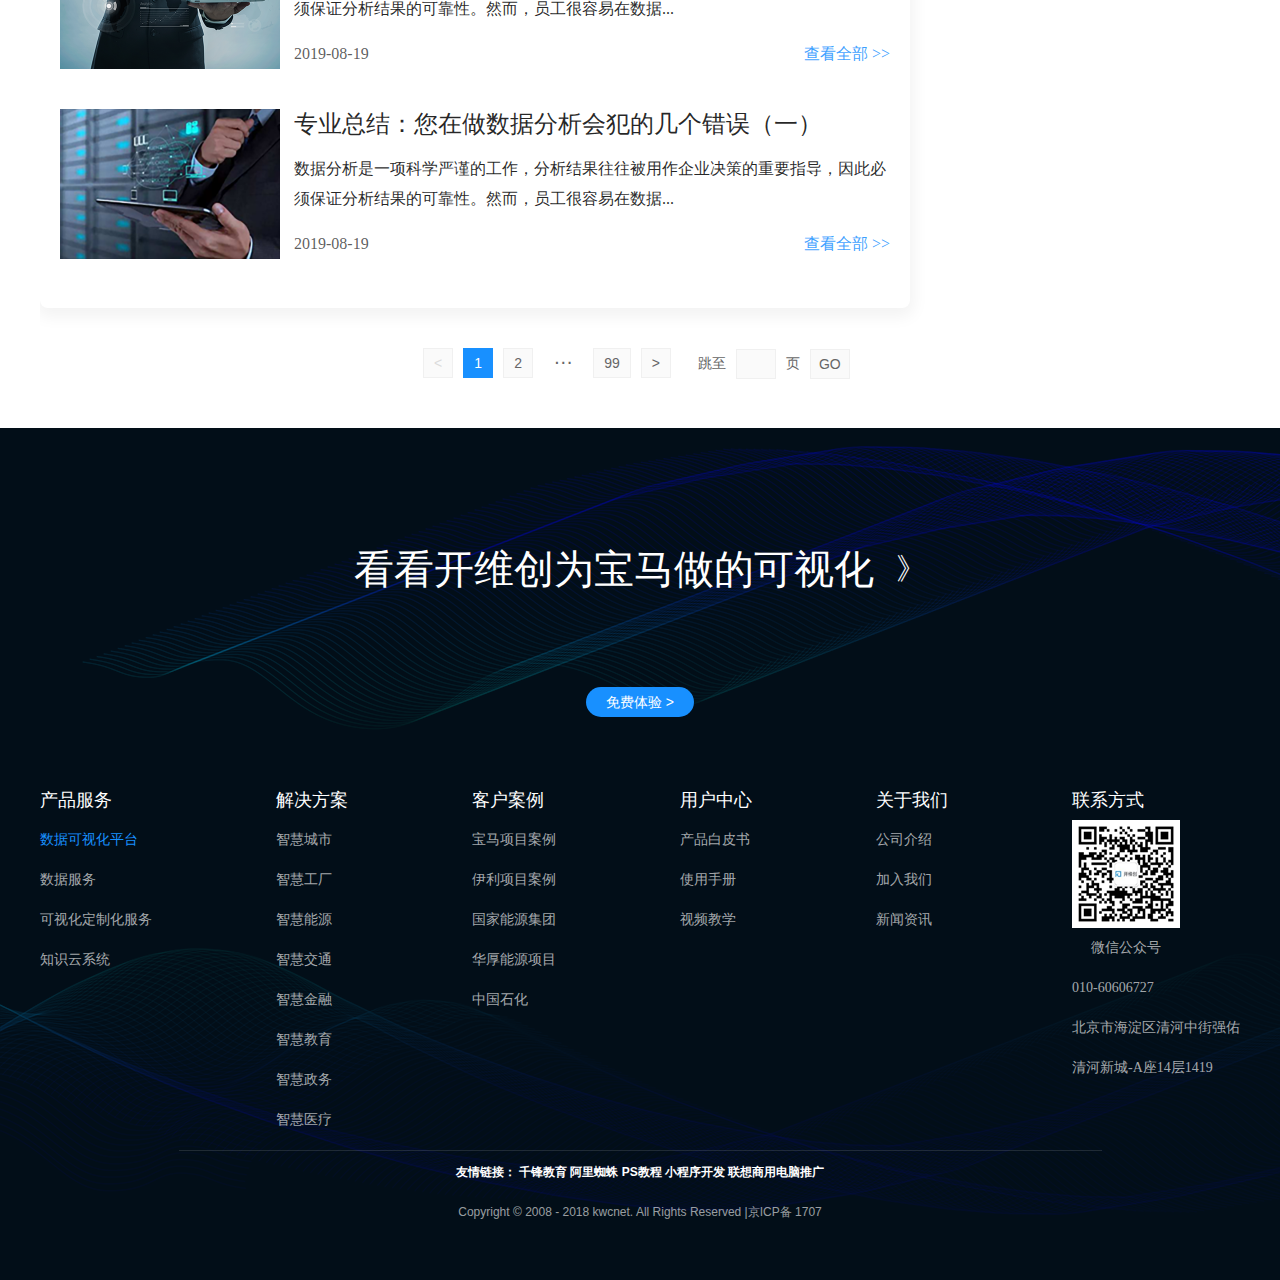
<file: views/NewsList.html>
<!DOCTYPE html>
<html lang="en">

<head>
  <meta charset="UTF-8">
  <meta name="viewport" content="width=device-width, initial-scale=1.0">
  <meta http-equiv="X-UA-Compatible" content="ie=edge">
  <title>Document</title>
  <link rel="stylesheet" href="../css/components/normalize.css">
  <link rel="stylesheet" href="../plugins/bootstrap-3.3.7/css/bootstrap.min.css">
  <link rel="stylesheet" href="../css/components/header.css">
  <link rel="stylesheet" href="../css/components/footer.css">
  <link rel="stylesheet" href="../css/components/bootstrap-reset.css">
  <link rel="stylesheet" href="../assets/fonts/iconfont.css">
  <link rel="stylesheet" href="../css/views/newslist.css">
  <link rel="stylesheet" href="../css/components/custom-pagination.min.css">
  <link rel="stylesheet" href="../css/appstyle/appNewlist.css">
</head>

<body>
  <!-- 新闻质询页面 -->
  <div class="newslist-box">
    <!-- 导航 -->
    <div class="home-headr">
      <nav class="navbar">
        <div class="container2">
          <div class="navbar-header">
            <a class="navbar-brand d-flex justify-content-center align-items-center" href="../index.html">
              <img src="../assets/img/LOGO.png">
            </a>
            <button type="button" class="navbar-toggle collapsed navPadding" data-toggle="collapse"
              data-target="#head-navbar" aria-expanded="false">
              <span class="icon-bar"></span>
              <span class="icon-bar"></span>
              <span class="icon-bar"></span>
            </button>
          </div>
          <div class="collapse navbar-collapse navCenter" id="head-navbar">
            <div class="mask"></div>
            <ul class="nav navbar-nav">
              <li class="dropdown btnBox dropdownActive dropdownShow"><a href="../index.html">首页</a></li>
              <li class="dropdown btnBox">
                <a href="javascript:void(0)" class="dropdown-toggle" data-toggle="dropdown" role="button"
                  aria-haspopup="true" aria-expanded="false">产品服务<span
                    class="spanBtn glyphicon glyphicon-menu-down"></span></a>
                <ul class="dropdown-menu">
                  <li><a href="./VisualTerrace.html">数据可视化平台</a></li>
                  <li><a href="./ProductSerice.html">数据服务</a></li>
                  <li><a href="./CustomServe.html">可视化定制服务</a></li>
                  <li><a href="./ClientCase.html">知识云系统</a></li>
                </ul>
              </li>
              <li class="dropdown btnBox">
                <a href="javascript:void(0)" class="dropdown-toggle" data-toggle="dropdown" role="button"
                  aria-haspopup="true" aria-expanded="false">解决方案<span
                    class="spanBtn glyphicon glyphicon-menu-down"></span></a>
                <ul class="dropdown-menu dropdown-doublerow">
                  <li><a href="javascript:void(0)">智慧城市</a></li>
                  <li><a href="javascript:void(0)">智慧工厂</a></li>
                  <li><a href="./SmartFinance.html">智慧金融</a></li>
                  <li><a href="javascript:void(0)">智慧交通</a></li>
                  <li><a href="./Solution.html">智慧能源</a></li>
                  <li><a href="javascript:void(0)">智慧教育</a></li>
                  <li><a href="javascript:void(0)">智慧政务</a></li>
                  <li><a href="javascript:void(0)">智慧医疗</a></li>
                </ul>
              </li>
              <li class="dropdown btnBox"><a href="./ClientCase.html">客户案例</a></li>
              <li class="dropdown btnBox"><a href="./UserCenter.html">用户中心</a></li>
              <li class="dropdown btnBox">
                <a href="javascript:void(0)" class="dropdown-toggle navActive" data-toggle="dropdown" role="button"
                  aria-haspopup="true" aria-expanded="false">关于我们<span
                    class="spanBtn glyphicon glyphicon-menu-down"></span></a>
                <ul class="dropdown-menu">
                  <li><a href="./CompanyLetter.html">公司介绍</a></li>
                  <li><a href="./Aboutus.html">加入我们</a></li>
                  <li><a class="navActive" href="javascript:void(0)">新闻资讯</a></li>
                </ul>
              </li>
            </ul>
          </div>
          <div class="headr-page">
            <span>进入sv.data</span>
          </div>
        </div>
      </nav>
    </div>
    <div class="newslist-content">
      <div class="newabou-head">
        <div class="newshead-box">新闻资讯</div>
      </div>
      <div class="newabout-box">
        <div class="newabout-list">
          <div class="list-box">
            <div class="list-crumbs">
              <p></p><span>新闻动态</span>
            </div>
            <div class="list-details">
              <div class="list-line">
                <p></p>
              </div>
              <div class="details-box">
                <div class="details-content">
                  <div class="details-img">
                    <img src="../assets/img/news-02.png" alt="">
                  </div>
                  <div class="details-text">
                    <p><a href="javascript:void(0)">专业总结：您在做数据分析会犯的几个错误（一）</a></p>
                    <p>数据分析是一项科学严谨的工作，分析结果往往被用作企业决策的重要指导，因此必须保证分析结果的可靠性。然而，员工很容易在数据...</p>
                    <div class="details-look">
                      <div>2019-08-19</div>
                      <div><a href="./NewsDetail.html">查看全部 >></a></div>
                    </div>
                  </div>
                </div>
              </div>
              <div class="details-box">
                <div class="details-content">
                  <div class="details-img">
                    <img src="../assets/img/news-03.png" alt="">
                  </div>
                  <div class="details-text">
                    <p><a href="javascript:void(0)">专业总结：您在做数据分析会犯的几个错误（一）</a></p>
                    <p>数据分析是一项科学严谨的工作，分析结果往往被用作企业决策的重要指导，因此必须保证分析结果的可靠性。然而，员工很容易在数据...</p>
                    <div class="details-look">
                      <div>2019-08-19</div>
                      <div><a href="./NewsDetail.html">查看全部 >></a></div>
                    </div>
                  </div>
                </div>
              </div>
              <div class="details-box">
                <div class="details-content">
                  <div class="details-img">
                    <img src="../assets/img/news-04.png" alt="">
                  </div>
                  <div class="details-text">
                    <p><a href="javascript:void(0)">专业总结：您在做数据分析会犯的几个错误（一）</a></p>
                    <p>数据分析是一项科学严谨的工作，分析结果往往被用作企业决策的重要指导，因此必须保证分析结果的可靠性。然而，员工很容易在数据...</p>
                    <div class="details-look">
                      <div>2019-08-19</div>
                      <div><a href="./NewsDetail.html">查看全部 >></a></div>
                    </div>
                  </div>
                </div>
              </div>
              <div class="details-box">
                <div class="details-content">
                  <div class="details-img">
                    <img src="../assets/img/news-05.png" alt="">
                  </div>
                  <div class="details-text">
                    <p><a href="javascript:void(0)">专业总结：您在做数据分析会犯的几个错误（一）</a></p>
                    <p>数据分析是一项科学严谨的工作，分析结果往往被用作企业决策的重要指导，因此必须保证分析结果的可靠性。然而，员工很容易在数据...</p>
                    <div class="details-look">
                      <div>2019-08-19</div>
                      <div><a href="./NewsDetail.html">查看全部 >></a></div>
                    </div>
                  </div>
                </div>
              </div>
              <div class="details-box">
                <div class="details-content">
                  <div class="details-img">
                    <img src="../assets/img/news-06.png" alt="">
                  </div>
                  <div class="details-text">
                    <p><a href="javascript:void(0)">专业总结：您在做数据分析会犯的几个错误（一）</a></p>
                    <p>数据分析是一项科学严谨的工作，分析结果往往被用作企业决策的重要指导，因此必须保证分析结果的可靠性。然而，员工很容易在数据...</p>
                    <div class="details-look">
                      <div>2019-08-19</div>
                      <div><a href="./NewsDetail.html">查看全部 >></a></div>
                    </div>
                  </div>
                </div>
              </div>
              <div class="details-box">
                <div class="details-content">
                  <div class="details-img">
                    <img src="../assets/img/news-07.png" alt="">
                  </div>
                  <div class="details-text">
                    <p><a href="javascript:void(0)">专业总结：您在做数据分析会犯的几个错误（一）</a></p>
                    <p>数据分析是一项科学严谨的工作，分析结果往往被用作企业决策的重要指导，因此必须保证分析结果的可靠性。然而，员工很容易在数据...</p>
                    <div class="details-look">
                      <div>2019-08-19</div>
                      <div><a href="./NewsDetail.html">查看全部 >></a></div>
                    </div>
                  </div>
                </div>
              </div>
            </div>
          </div>
          <div class="list-consult">
            <div class="consult-box">
              <div class="list-crumbs">
                <p></p><span>相关资讯</span>
              </div>
              <div class="list-line">
                <p></p>
              </div>
              <div class="consult-content">
                <div class="consult-text">
                  <div class="serial-box"></div>
                  <div class="serial-text">
                    <p>2019-08-09</p>
                    <p><a href="javascript:void(0)">如何提升企业数据的质量和业务增长（一）</a></p>
                  </div>
                </div>
                <div class="consult-text">
                  <div class="serial-box"></div>
                  <div class="serial-text">
                    <p>2019-08-09</p>
                    <p><a href="javascript:void(0)">为什么要做数据分析？为什么要和数据分析公司合作？</a></p>
                  </div>
                </div>
                <div class="consult-text">
                  <div class="serial-box"></div>
                  <div class="serial-text">
                    <p>2019-07-30</p>
                    <p><a href="javascript:void(0)">开维创告诉你数据可视化的优势是什么</a></p>
                  </div>
                </div>
                <div class="consult-text">
                  <div class="serial-box"></div>
                  <div class="serial-text">
                    <p>2019-08-25</p>
                    <p><a href="javascript:void(0)">利用科技电影的特效帮你理解什么是数据可视化？</a></p>
                  </div>
                </div>
                <div class="consult-text">
                  <div class="serial-box"></div>
                  <div class="serial-text">
                    <p>2019-08-11</p>
                    <p><a href="javascript:void(0)">数据可视化——医疗数据可视化可以为我们带来什么？</a></p>
                  </div>
                </div>
              </div>
            </div>
          </div>
        </div>
        <div class="newabout-paging">
          <div id="page" class="page"></div>
        </div>
      </div>
      <div class="news-app">
        <div class="news-main">
          <div class="news-item">
            <a href="./NewsDetail.html" class="todetail">
              <div class="mn-head">专业总结：您在做数据分析会犯的几个错误（一）</div>
              <div class="mn-body">
                <div class="mn-text">数据分析是一项科学严谨的工作，分析结果往往被用作企业决策的重要指导，因此必须保证分析结果的可靠性。然而，员工很容易在数据...</div>
                <img class="mn-image" src="../assets/img/image_gsjs.png" alt="">
              </div>
              <div class="mn-footer">
                2019-08-19
              </div>
            </a>
          </div>
          <div class="news-item">
            <a href="./NewsDetail.html" class="todetail">
              <div class="mn-head">专业总结：您在做数据分析会犯的几个错误（一）</div>
              <div class="mn-body">
                <div class="mn-text">数据分析是一项科学严谨的工作，分析结果往往被用作企业决策的重要指导，因此必须保证分析结果的可靠性。然而，员工很容易在数据...</div>
                <img class="mn-image" src="../assets/img/image_gsjs.png" alt="">
              </div>
              <div class="mn-footer">
                2019-08-19
              </div>
            </a>
          </div>
          <div class="news-item">
            <a href="./NewsDetail.html" class="todetail">
              <div class="mn-head">专业总结：您在做数据分析会犯的几个错误（一）</div>
              <div class="mn-body">
                <div class="mn-text">数据分析是一项科学严谨的工作，分析结果往往被用作企业决策的重要指导，因此必须保证分析结果的可靠性。然而，员工很容易在数据...</div>
                <img class="mn-image" src="../assets/img/image_gsjs.png" alt="">
              </div>
              <div class="mn-footer">
                2019-08-19
              </div>
            </a>
          </div>
          <div class="news-item">
            <a href="./NewsDetail.html" class="todetail">
              <div class="mn-head">专业总结：您在做数据分析会犯的几个错误（一）</div>
              <div class="mn-body">
                <div class="mn-text">数据分析是一项科学严谨的工作，分析结果往往被用作企业决策的重要指导，因此必须保证分析结果的可靠性。然而，员工很容易在数据...</div>
                <img class="mn-image" src="../assets/img/image_gsjs.png" alt="">
              </div>
              <div class="mn-footer">
                2019-08-19
              </div>
            </a>
          </div>
          <div class="news-item">
            <a href="./NewsDetail.html" class="todetail">
              <div class="mn-head">专业总结：您在做数据分析会犯的几个错误（一）</div>
              <div class="mn-body">
                <div class="mn-text">数据分析是一项科学严谨的工作，分析结果往往被用作企业决策的重要指导，因此必须保证分析结果的可靠性。然而，员工很容易在数据...</div>
                <img class="mn-image" src="../assets/img/image_gsjs.png" alt="">
              </div>
              <div class="mn-footer">
                2019-08-19
              </div>
            </a>
          </div>
          <div class="news-item">
            <a href="./NewsDetail.html" class="todetail">
              <div class="mn-head">专业总结：您在做数据分析会犯的几个错误（一）</div>
              <div class="mn-body">
                <div class="mn-text">数据分析是一项科学严谨的工作，分析结果往往被用作企业决策的重要指导，因此必须保证分析结果的可靠性。然而，员工很容易在数据...</div>
                <img class="mn-image" src="../assets/img/image_gsjs.png" alt="">
              </div>
              <div class="mn-footer">
                2019-08-19
              </div>
            </a>
          </div>
        </div>
        <div id="appPage" class="page"></div>
      </div>
    </div>
    <!-- 底部 -->
    <div class="home-footer">
      <div class="footer-up">
        <p class="footer-p">看看开维创为宝马做的可视化&nbsp;&nbsp;<span style="font-size: 30px;"> 》</span> </p>
        <div class="footer-btn">
          <a href="javascript:void(0)" class="to-detail">
            <div class="btn-taste">免费体验 ></div>
          </a>
        </div>
      </div>
      <div class="footer-down">
        <div class="down-box">
          <div class="down-list">
            <ul>
              <li>产品服务</li>
              <a href="javascript:void(0)" class="to-detail">
                <li style="cursor: pointer;">数据可视化平台</li>
              </a>
              <a href="javascript:void(0)" class="to-detail">
                <li style="cursor: pointer;">数据服务</li>
              </a>
              <a href="javascript:void(0)" class="to-detail">
                <li style="cursor: pointer;">可视化定制化服务</li>
              </a>
              <a href="javascript:void(0)" class="to-detail">
                <li style="cursor: pointer;">知识云系统</li>
              </a>
            </ul>
            <ul>
              <li>解决方案</li>
              <a href="javascript:void(0)" class="to-detail">
                <li class="li-active" style="cursor: pointer;">智慧城市</li>
              </a>
              <a href="javascript:void(0)" class="to-detail">
                <li style="cursor: pointer;">智慧工厂</li>
              </a>
              <a href="javascript:void(0)" class="to-detail">
                <li style="cursor: pointer;">智慧能源</li>
              </a>
              <a href="javascript:void(0)" class="to-detail">
                <li style="cursor: pointer;">智慧交通</li>
              </a>
              <a href="javascript:void(0)" class="to-detail">
                <li style="cursor: pointer;">智慧金融</li>
              </a>
              <a href="javascript:void(0)" class="to-detail">
                <li style="cursor: pointer;">智慧教育</li>
              </a>
              <a href="javascript:void(0)" class="to-detail">
                <li style="cursor: pointer;">智慧政务</li>
              </a>
              <a href="javascript:void(0)" class="to-detail">
                <li style="cursor: pointer;">智慧医疗</li>
              </a>
            </ul>
            <ul>
              <li>客户案例</li>
              <a href="javascript:void(0)" class="to-detail">
                <li style="cursor: pointer;">宝马项目案例</li>
              </a>
              <a href="javascript:void(0)" class="to-detail">
                <li style="cursor: pointer;">伊利项目案例</li>
              </a>
              <a href="javascript:void(0)" class="to-detail">
                <li style="cursor: pointer;">国家能源集团</li>
              </a>
              <a href="javascript:void(0)" class="to-detail">
                <li style="cursor: pointer;">华厚能源项目</li>
              </a>
              <a href="javascript:void(0)" class="to-detail">
                <li style="cursor: pointer;">中国石化</li>
              </a>
            </ul>
            <ul>
              <li>用户中心</li>
              <a href="javascript:void(0)" class="to-detail">
                <li style="cursor: pointer;">产品白皮书</li>
              </a>
              <a href="javascript:void(0)" class="to-detail">
                <li style="cursor: pointer;">使用手册</li>
              </a>
              <a href="javascript:void(0)" class="to-detail">
                <li style="cursor: pointer;">视频教学</li>
              </a>
            </ul>
            <ul>
              <li>关于我们</li>
              <a href="javascript:void(0)" class="to-detail">
                <li style="cursor: pointer;">公司介绍</li>
              </a>
              <a href="javascript:void(0)" class="to-detail">
                <li style="cursor: pointer;">加入我们</li>
              </a>
              <a href="javascript:void(0)" class="to-detail">
                <li style="cursor: pointer;">新闻资讯</li>
              </a>
            </ul>
            <ul>
              <li>联系方式</li>
              <li class="erwei-box"><img src="../assets/img/erweima.png" alt=""></li>
              <li class="erwei-text">微信公众号</li>
              <li>010-60606727</li>
              <li class="site-box">北京市海淀区清河中街强佑清河新城-A座14层1419</li>
            </ul>
          </div>
          <div class="down-tail">
            <div class="tail-list">
              <p>
                友情链接：
                <a href="javascript:void(0)" class="to-detail">千锋教育</a>
                <a href="javascript:void(0)" class="to-detail">阿里蜘蛛</a>
                <a href="javascript:void(0)" class="to-detail">PS教程</a>
                <a href="javascript:void(0)" class="to-detail">小程序开发</a>
                <a href="javascript:void(0)" class="to-detail">联想商用电脑推广</a>
              </p>
              <p>Copyright © 2008 - 2018 kwcnet. All Rights Reserved |京ICP备 1707</p>
            </div>
          </div>
        </div>
      </div>
    </div>
    <!-- 移动端页脚 -->
    <div class="app-footer">
      <div class="app-box">
        <div>
          <p class="app-text">产品服务</p>
          <p>数据可视化平台</p>
          <p>数据服务</p>
          <p>可视化定制服务</p>
          <p>知识云系统</p>
        </div>
        <div>
          <p class="app-text">解决方案</p>
          <p>数据可视化平台</p>
          <p>数据服务</p>
          <p>可视化定制服务</p>
          <p>知识云系统</p>
        </div>
      </div>
      <div class="app-bei">
        <p>Copyright © 2008 - 2018 kwcnet. All Rights Reserved </p>
        <p>京ICP备 1707</p>
      </div>
    </div>
  </div>
</body>
<script src="../js/jquery.js"></script>
<script src="../js/convert.js"></script>
<script src="../plugins/bootstrap-3.3.7/js/bootstrap.js"></script>
<script src="../js/rollList.js"></script>
<script src="../js/custom-pagination.min.js"></script>
<script>
  // 分页
  // 4.调用插件 pc
  var options = {
    next_prev_links: 'yes',//是否开启[上一页/下一页]
    inupt_forward: 'yes',//是否开启[输入跳转]
    total: 99,//总页数（必需）
    count: 3,//显示的页码个数，多余页码会用...代替
    changePage: function (pageNum) {
      console.log('当前页码：' + pageNum)
    }//页码发生改变时调用（必需）
  }
  var box = new CustomPagination('#page', options);

  // app pagination
  var appoption = {
    next_prev_links: 'yes',//是否开启[上一页/下一页]
    inupt_forward: 'yes',//是否开启[输入跳转]
    total: 99,//总页数（必需）
    count: 3,//显示的页码个数，多余页码会用...代替
    changePage: function (pageNum) {
      console.log('当前页码：' + pageNum)
    }//页码发生改变时调用（必需）
  }
  var appPage = new CustomPagination('#appPage', appoption);

  // 切换
  $(".car-box").on("click", function () {
    $(this).addClass("active").siblings().removeClass("active");
    var liIndex = $(this).index();
    $(".show-box").eq(liIndex).removeClass("hide").siblings(".show-box").addClass("hide");
  })
  // 划入改变右侧样式
  $('.consult-text').mouseover(function () {
    $(this).addClass('consultHover')
  }).mouseout(function () {
    $(this).removeClass('consultHover')
  })

</script>

</html>
</file>
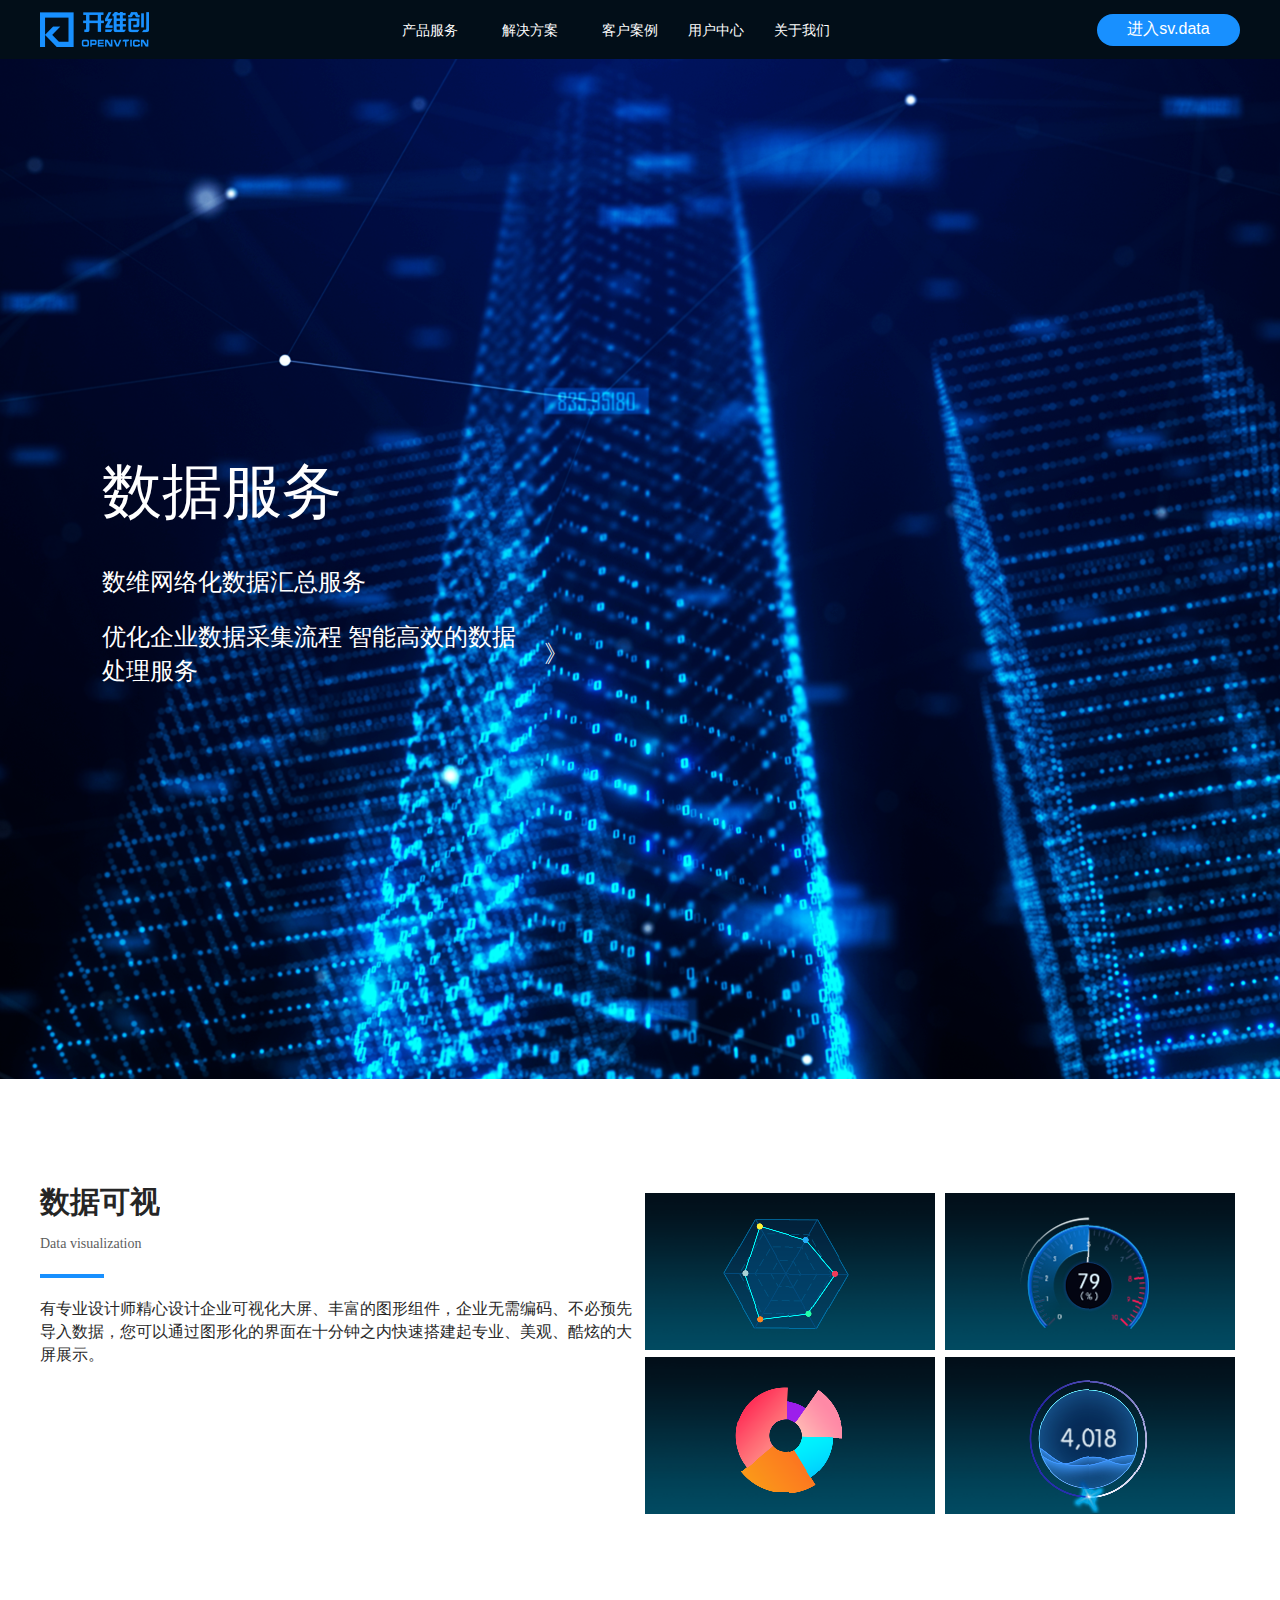
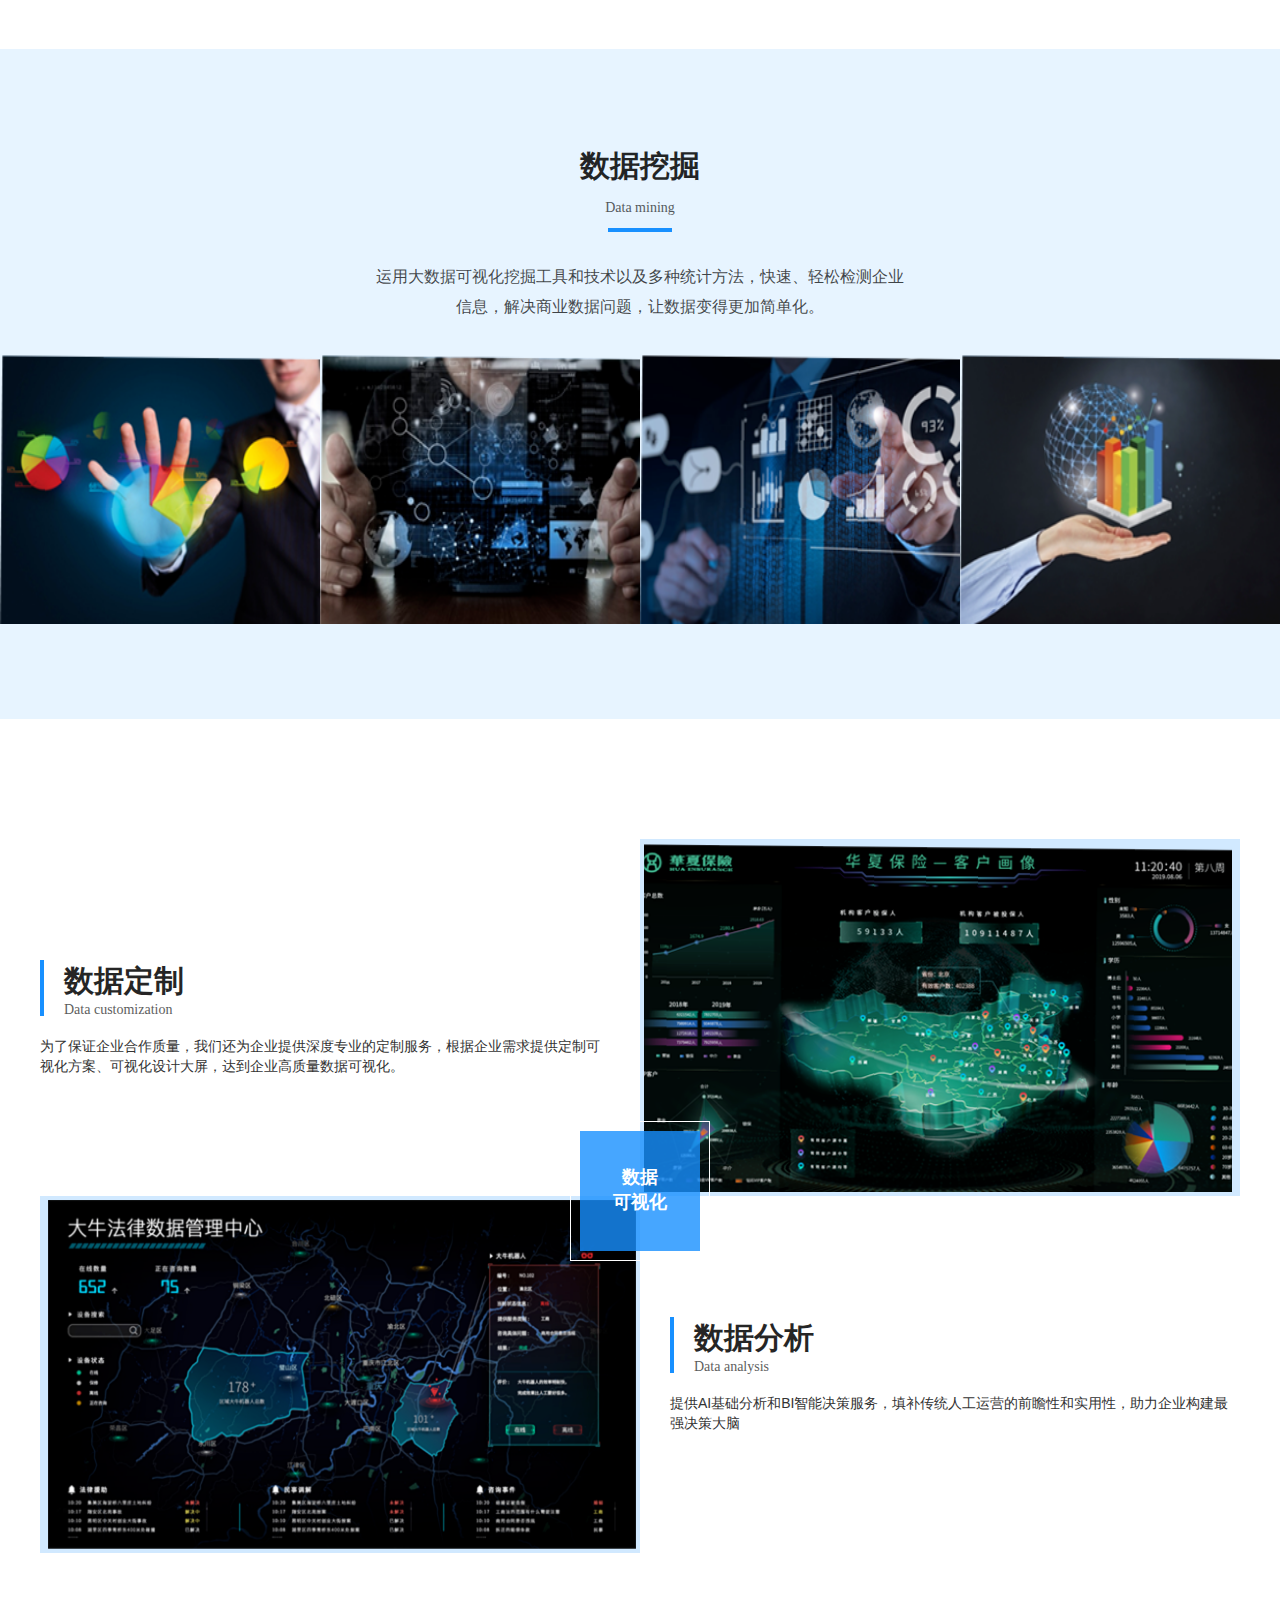
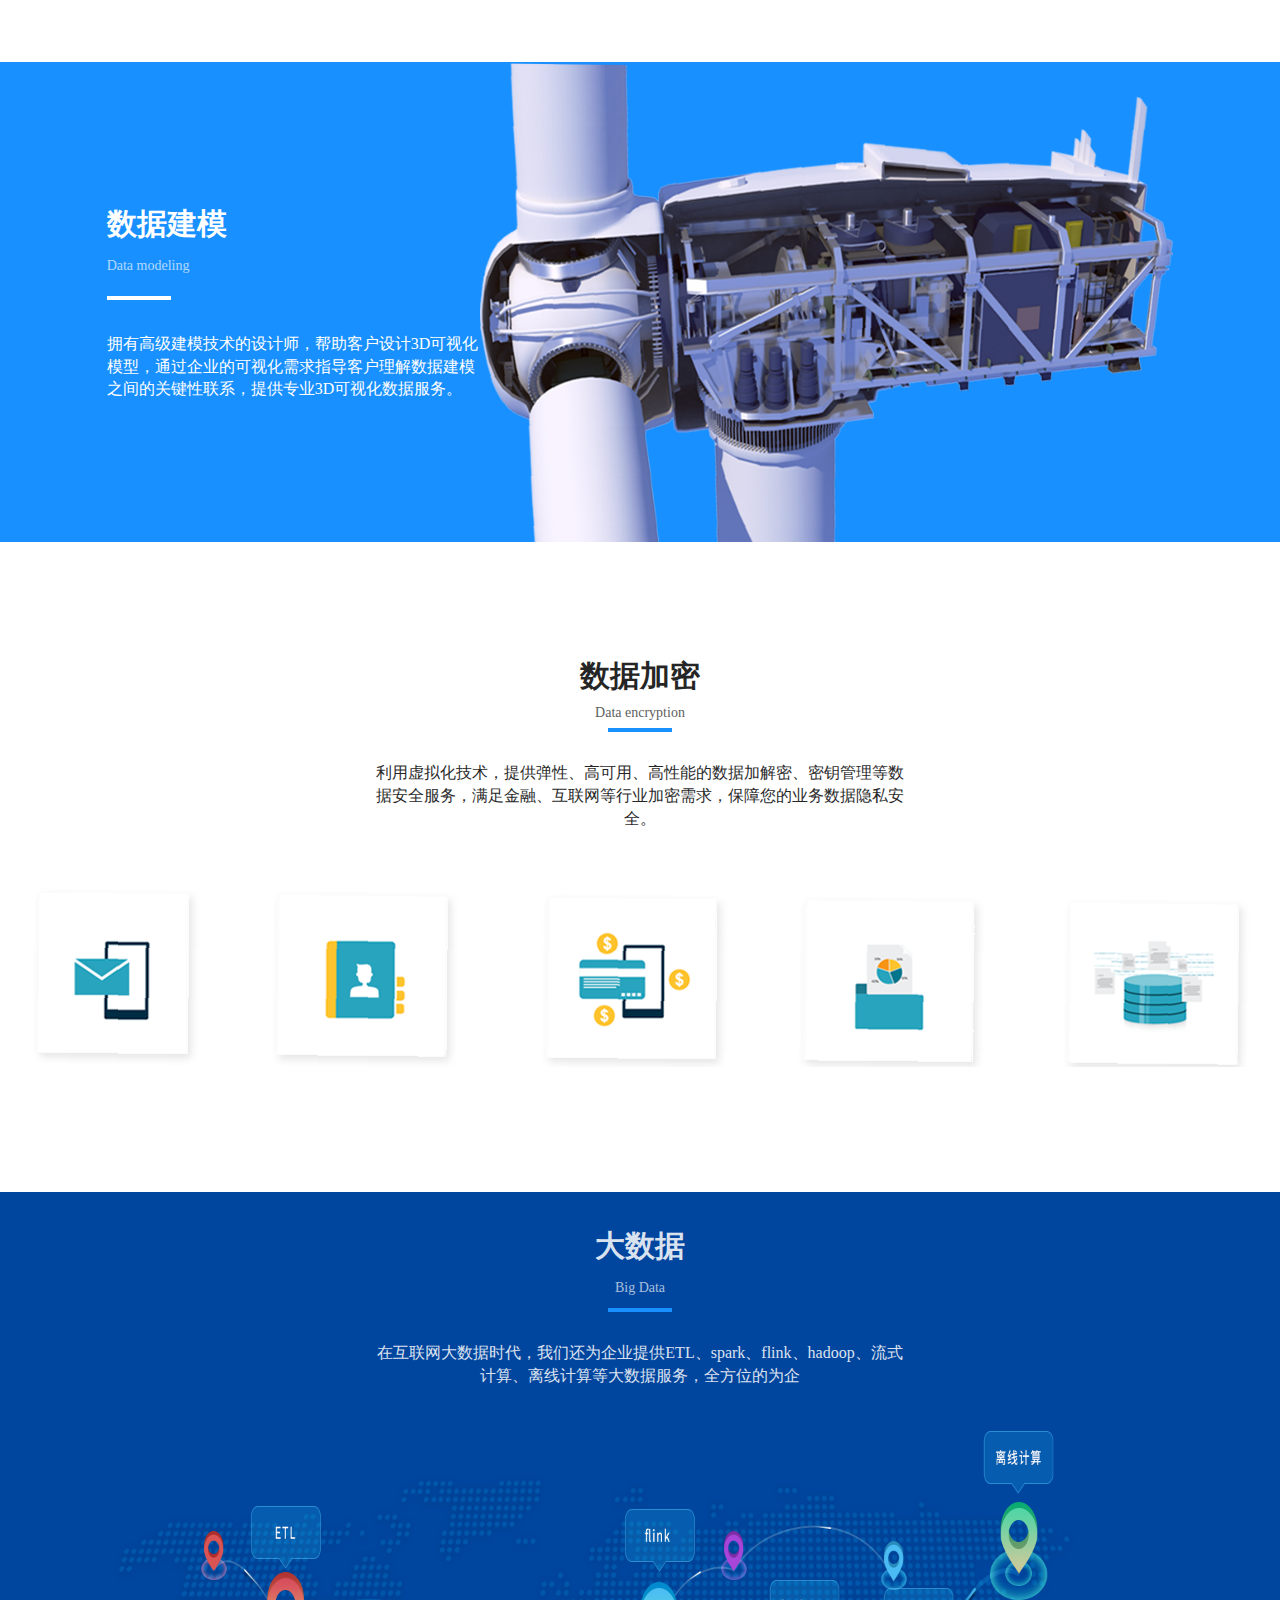
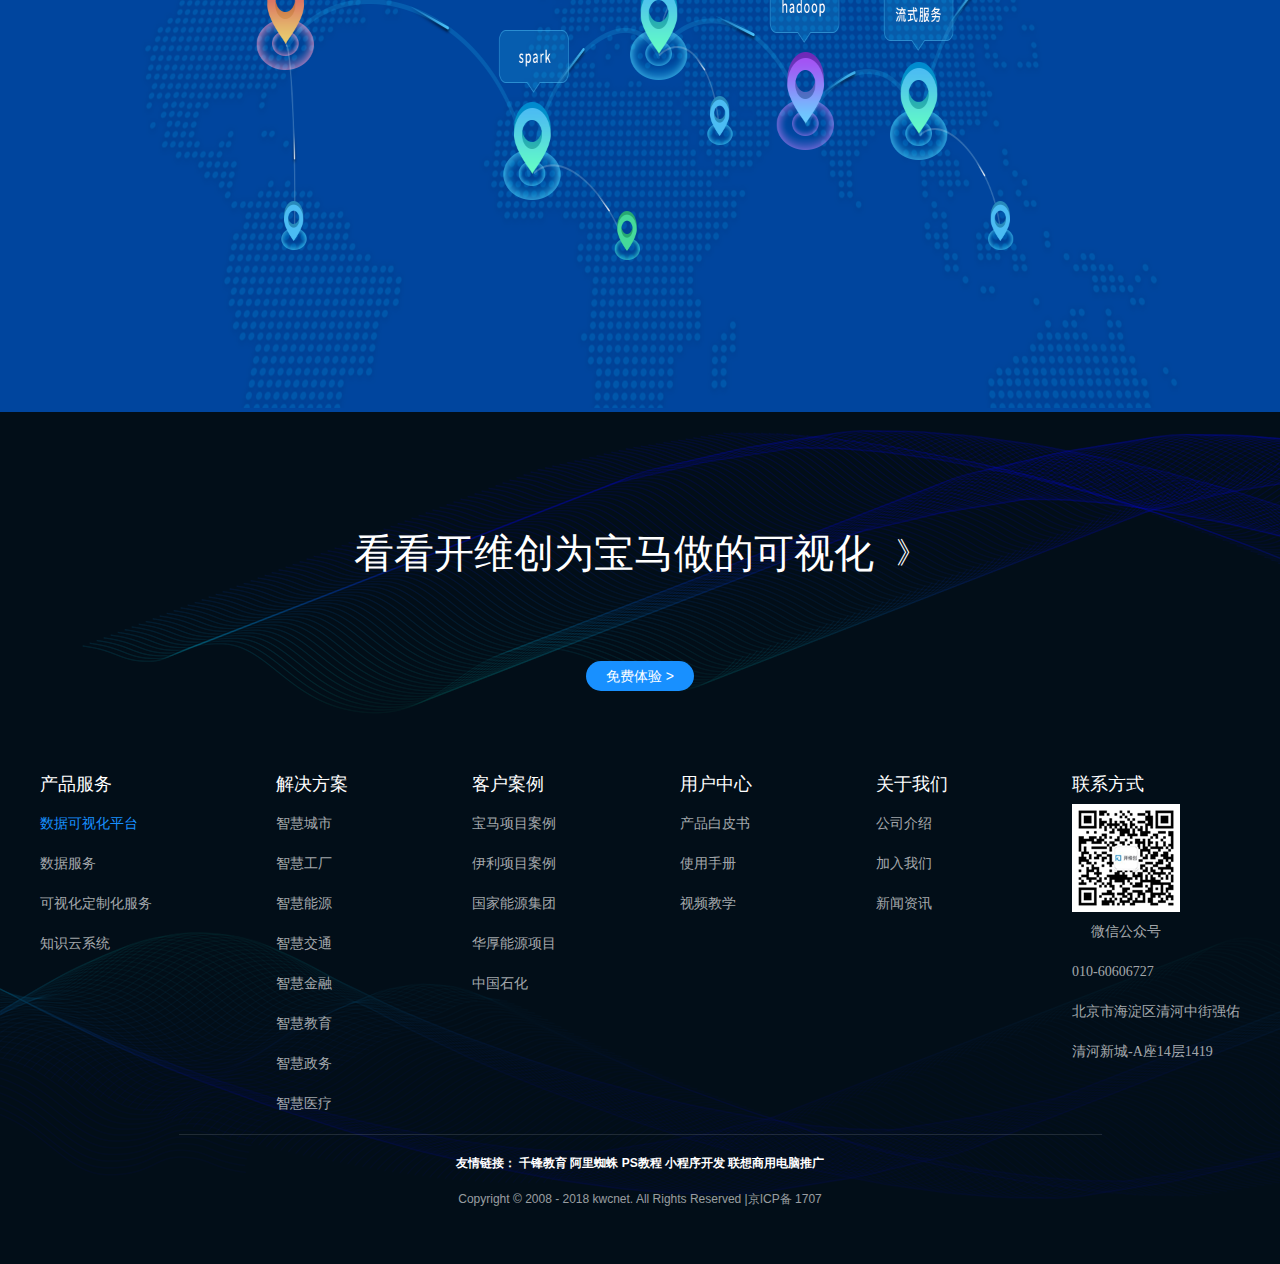
<file: views/ProductSerice.html>
<!DOCTYPE html>
<html lang="en">

<head>
  <meta charset="UTF-8">
  <meta name="viewport" content="width=device-width, initial-scale=1.0">
  <meta http-equiv="X-UA-Compatible" content="ie=edge">
  <title>Document</title>
  <link rel="stylesheet" href="../css/components/normalize.css">
  <link rel="stylesheet" href="../plugins/bootstrap-3.3.7/css/bootstrap.min.css">
  <link rel="stylesheet" href="../css/components/header.css">
  <link rel="stylesheet" href="../css/components/footer.css">
  <link rel="stylesheet" href="../css/components/bootstrap-reset.css">
  <link rel="stylesheet" href="../assets/fonts/iconfont.css">
  <link rel="stylesheet" href="../css/views/productserice.css">
  <link rel="stylesheet" href="../css/appstyle/appProduct.css">
</head>

<body>
  <!-- 数据服务页面 -->
  <div class="detail-box">
    <!-- 导航 -->
    <div class="home-headr">
      <nav class="navbar">
        <div class="container2">
          <div class="navbar-header">
            <a class="navbar-brand d-flex justify-content-center align-items-center" href="../index.html">
              <img src="../assets/img/LOGO.png">
            </a>
            <button type="button" class="navbar-toggle collapsed navPadding" data-toggle="collapse"
              data-target="#head-navbar" aria-expanded="false">
              <span class="icon-bar"></span>
              <span class="icon-bar"></span>
              <span class="icon-bar"></span>
            </button>
          </div>
          <div class="collapse navbar-collapse navCenter" id="head-navbar">
            <div class="mask"></div>
            <ul class="nav navbar-nav">
              <li class="dropdown btnBox dropdownActive dropdownShow"><a href="../index.html">首页</a></li>
              <li class="dropdown btnBox">
                <a href="javascript:void(0)" class="dropdown-toggle navActive" data-toggle="dropdown" role="button" aria-haspopup="true"
                  aria-expanded="false">产品服务<span class="spanBtn glyphicon glyphicon-menu-down"></span></a>
                <ul class="dropdown-menu">
                  <li><a href="./VisualTerrace.html">数据可视化平台</a></li>
                  <li><a class="navActive" href="javascript:void(0)">数据服务</a></li>
                  <li><a href="./CustomServe.html">可视化定制服务</a></li>
                  <li><a href="./ClientCase.html">知识云系统</a></li>
                </ul>
              </li>
              <li class="dropdown btnBox">
                <a href="javascript:void(0)" class="dropdown-toggle" data-toggle="dropdown" role="button" aria-haspopup="true"
                  aria-expanded="false">解决方案<span class="spanBtn glyphicon glyphicon-menu-down"></span></a>
                <ul class="dropdown-menu dropdown-doublerow">
                  <li><a href="javascript:void(0)">智慧城市</a></li>
                  <li><a href="javascript:void(0)">智慧工厂</a></li>
                  <li><a href="./SmartFinance.html">智慧金融</a></li>
                  <li><a href="javascript:void(0)">智慧交通</a></li>
                  <li><a href="./Solution.html">智慧能源</a></li>
                  <li><a href="javascript:void(0)">智慧教育</a></li>
                  <li><a href="javascript:void(0)">智慧政务</a></li>
                  <li><a href="javascript:void(0)">智慧医疗</a></li>
                </ul>
              </li>
              <li class="dropdown btnBox"><a href="./ClientCase.html">客户案例</a></li>
              <li class="dropdown btnBox"><a href="./UserCenter.html">用户中心</a></li>
              <li class="dropdown btnBox">
                <a href="javascript:void(0)" class="dropdown-toggle" data-toggle="dropdown" role="button" aria-haspopup="true"
                  aria-expanded="false">关于我们<span class="spanBtn glyphicon glyphicon-menu-down"></span></a>
                <ul class="dropdown-menu">
                  <li><a href="./CompanyLetter.html">公司介绍</a></li>
                  <li><a href="./Aboutus.html">加入我们</a></li>
                  <li><a href="./NewsList.html">新闻资讯</a></li>
                </ul>
              </li>
            </ul>
          </div>
          <div class="headr-page">
            <span>进入sv.data</span>
          </div>
        </div>
      </nav>
    </div>
    <!-- 新闻内容 -->
    <div class="product-content">
      <div class="product-talking">
        <div class="container">
          <div class="row">
            <div class="col-lg-1 col-xs-1"></div>
            <div class="col-lg-10 col-xs-10">
              <div class="visu-box">
                <p class="product-text">数据服务</p>
                <p class="product-text2">数维网络化数据汇总服务</p>
                <div class="product-text3">优化企业数据采集流程 智能高效的数据处理服务
                  <p class="product-into">
                    <span>》</span>
                  </p>
                </div>
              </div>
            </div>
            <div class="col-lg-1 col-xs-1"></div>
          </div>
        </div>
      </div>
      <!-- 数据可视化 -->
      <div class="product-example">
        <div class="row example-row">
          <div class="col-lg-6 col-md-6 col-xs-12 example-left">
            <p class="example-title">数据可视</p>
            <p class="example-en">Data visualization</p>
            <p class="example-line"></p>
            <p class="example-text">有专业设计师精心设计企业可视化大屏、丰富的图形组件，企业无需编码、不必预先导入数据，您可以通过图形化的界面在十分钟之内快速搭建起专业、美观、酷炫的大屏展示。</p>
          </div>
          <div class="col-lg-6 col-md-6 col-xs-12 example-right">
            <div class="example-zoom row">
              <div class="example-img col-lg-12">
                <img src="../assets/img/product/example-01.png" alt="">
              </div>
              <div class="example-img2 col-lg-12">
                <img src="../assets/img/product/example-02.png" alt="">
              </div>
            </div>
            <div class="example-zoom2 row">
              <div class="example-img col-lg-12">
                <img src="../assets/img/product/example-03.png" alt="">
              </div>
              <div class="example-img2 col-lg-12">
                <img src="../assets/img/product/example-04.png" alt="">
              </div>
            </div>
          </div>
        </div>
      </div>
      <!-- 数据挖掘 -->
      <div class="find-box">
        <div class="find-auto row">
          <div class="col-lg-12 col-md-12 col-xs-12 find-text">
            <p>数据挖掘</p>
            <p>Data mining</p>
            <p class="center-block"></p>
            <p class="center-block">运用大数据可视化挖掘工具和技术以及多种统计方法，快速、轻松检测企业信息，解决商业数据问题，让数据变得更加简单化。</p>
          </div>
          <div class="col-lg-12 col-md-12 col-xs-12 find-img">
            <img class="col-lg-3 col-xs-6 col-md-3" src="../assets/img/product/wan-01.png" alt="">
            <img class="col-lg-3 col-xs-6 col-md-3" src="../assets/img/product/wan-02.png" alt="">
            <img class="col-lg-3 col-xs-6 col-md-3 imgTop" src="../assets/img/product/wan-03.png" alt="">
            <img class="col-lg-3 col-xs-6 col-md-3 imgTop" src="../assets/img/product/wan-04.png" alt="">
          </div>
        </div>
      </div>
      <!-- 数据定制 -->
      <div class="custom-box row">
        <!-- pc端 -->
        <div class="col-lg-10 col-xs-12 col-md-12 custom-place">
          <div class="col-lg-12 col-xs-12  col-md-12">
            <div class="col-lg-6 col-xs-12 col-md-6 custom-text cxt-2">
              <div class="custom-title">
                <div class="custom-top">
                  <p class="custom-twig"></p>
                  <div class="custom-tetx">
                    <p>数据定制</p>
                    <p>Data customization</p>
                  </div>
                </div>
                <p class="explain-text">为了保证企业合作质量，我们还为企业提供深度专业的定制服务，根据企业需求提供定制可视化方案、可视化设计大屏，达到企业高质量数据可视化。</p>
              </div>
            </div>
            <div class="col-lg-6 col-xs-12 col-md-6">
              <div class="custom-img2">
                <img src="../assets/img/product/custom-01.png" alt="">
              </div>
            </div>
          </div>
          <div class="col-lg-12 col-md-12 col-xs-12">
            <div class="col-lg-6 col-xs-12  col-md-6" style="padding: 0px;">
              <div class="custom-img">
                <img src="../assets/img/product/custom-02.png">
              </div>
            </div>
            <div class="col-lg-6 col-xs-12 col-md-6 custom-text cxt-1">
              <div class="custom-title">
                <div class="custom-top">
                  <p class="custom-twig"></p>
                  <div class="custom-tetx">
                    <p>数据分析</p>
                    <p>Data analysis</p>
                  </div>
                </div>
                <p class="explain-text">提供AI基础分析和BI智能决策服务，填补传统人工运营的前瞻性和实用性，助力企业构建最强决策大脑</p></div>
            </div>
          </div>
        </div>
         <!-- pc端 中心 -->
        <div class="place-box">
          <div class="place-blue">
            <div class="place-text">
              <p>数据</p>
              <p>可视化</p>
            </div>
          </div>
        </div>
        <!-- 移动端轮播 -->
        <div class="custom-app container">
          <div class="row">
            <div class="app-lunbo">
              <div class="custom-text">
                <div class="custom-title">
                  <div class="custom-top">
                    <span></span>
                    <span class="app-text">数据定制</span>
                    <span class="app-text2">Data customization</span>
                  </div>
                  <p class="app-text3">
                    为了保证企业合作质量，我们还为企业提供深度专业的定制服务，根据企业需求提供定制可视化方案、可视化设计大屏，达到企业高质量数据可视化。</p>
                </div>
              </div>
              <div class="col-lg-6 col-xs-12 app-img" style="padding: 0px;">
                <img src="../assets/img/vi/vis-zhi01.png" alt="" style="margin-left:0px">
              </div>
            </div>
            <div class="app-lunbo">
              <div class="custom-text">
                <div class="custom-title">
                  <div class="custom-top">
                    <span></span>
                    <span class="app-text">数据分析</span>
                    <span class="app-text2">Data analysis</span>
                  </div>
                  <p class="app-text3">提供AI基础分析和BI智能决策服务，填补传统人工运营的前瞻性和实用性，助力企业构建最强决策大脑
                  </p>
                </div>
              </div>
              <div class="col-lg-6 col-xs-12 app-img" style="padding: 0px;">
                <img src="../assets/img/vi/vis-zhi02.png" alt="">
              </div>
            </div>
          </div>
          <div class="dot-box">
            <ul>
              <li class="dotEspe dotActive"></li>
              <li class="dotActive"></li>
            </ul>
          </div>
        </div>
      </div>
      <!-- 数据建模 -->
      <div class="modeling-box row">
        <div class="col-lg-1"></div>
        <div class="col-lg-10 col-xs-12 row modeling-center">
          <div class="visu-box2">
            <div class="modeling-text">
              <p>数据建模</p>
              <p>Data modeling</p>
              <p></p>
              <p>拥有高级建模技术的设计师，帮助客户设计3D可视化模型，通过企业的可视化需求指导客户理解数据建模之间的关键性联系，提供专业3D可视化数据服务。</p>
            </div>
            <div class="data-img">
              <img src="../assets/img/product/modeling.png" alt="">
            </div>
          </div>
        </div>
        <div class="col-lg-1"></div>
      </div>
      <!-- 数据加密 -->
      <div class="encrypt-box">
        <div class="col-lg-12 col-xs-12">
          <div class="encrypt-text">
            <p>数据加密</p>
            <p>Data encryption</p>
            <p class="center-block"></p>
            <p class="center-block">利用虚拟化技术，提供弹性、高可用、高性能的数据加解密、密钥管理等数据安全服务，满足金融、互联网等行业加密需求，保障您的业务数据隐私安全。</p>
          </div>
        </div>
        <div class="col-lg-12 col-xs-12">
          <div class="encrypt-img">
            <img src="../assets/img/product/encrypt.png" alt="">
          </div>
        </div>
      </div>
      <!-- 大数据 -->
      <div class="big-box">
        <div class="container">
          <div class="row">
            <div class="big-text encrypt-text2 col-xs-12">
              <p>大数据</p>
              <p>Big Data</p>
              <p class="center-block"></p>
              <p class="center-block">在互联网大数据时代，我们还为企业提供ETL、spark、flink、hadoop、流式计算、离线计算等大数据服务，全方位的为企</p
                class="center-block">
            </div>
          </div>
        </div>
        <img src="../assets/img/product/big.png" alt="">
      </div>
    </div>
    <!-- 底部 -->
    <div class="home-footer">
      <div class="footer-up">
        <p class="footer-p">看看开维创为宝马做的可视化&nbsp;&nbsp;<span style="font-size: 30px;"> 》</span> </p>
        <div class="footer-btn">
          <a href="javascript:void(0)" class="to-detail">
            <div class="btn-taste">免费体验 ></div>
          </a>
        </div>
      </div>
      <div class="footer-down">
        <div class="down-box">
          <div class="down-list">
            <ul>
              <li>产品服务</li>
              <a href="javascript:void(0)" class="to-detail">
                <li style="cursor: pointer;">数据可视化平台</li>
              </a>
              <a href="javascript:void(0)" class="to-detail">
                <li style="cursor: pointer;">数据服务</li>
              </a>
              <a href="javascript:void(0)" class="to-detail">
                <li style="cursor: pointer;">可视化定制化服务</li>
              </a>
              <a href="javascript:void(0)" class="to-detail">
                <li style="cursor: pointer;">知识云系统</li>
              </a>
            </ul>
            <ul>
              <li>解决方案</li>
              <a href="javascript:void(0)" class="to-detail">
                <li class="li-active" style="cursor: pointer;">智慧城市</li>
              </a>
              <a href="javascript:void(0)" class="to-detail">
                <li style="cursor: pointer;">智慧工厂</li>
              </a>
              <a href="javascript:void(0)" class="to-detail">
                <li style="cursor: pointer;">智慧能源</li>
              </a>
              <a href="javascript:void(0)" class="to-detail">
                <li style="cursor: pointer;">智慧交通</li>
              </a>
              <a href="javascript:void(0)" class="to-detail">
                <li style="cursor: pointer;">智慧金融</li>
              </a>
              <a href="javascript:void(0)" class="to-detail">
                <li style="cursor: pointer;">智慧教育</li>
              </a>
              <a href="javascript:void(0)" class="to-detail">
                <li style="cursor: pointer;">智慧政务</li>
              </a>
              <a href="javascript:void(0)" class="to-detail">
                <li style="cursor: pointer;">智慧医疗</li>
              </a>
            </ul>
            <ul>
              <li>客户案例</li>
              <a href="javascript:void(0)" class="to-detail">
                <li style="cursor: pointer;">宝马项目案例</li>
              </a>
              <a href="javascript:void(0)" class="to-detail">
                <li style="cursor: pointer;">伊利项目案例</li>
              </a>
              <a href="javascript:void(0)" class="to-detail">
                <li style="cursor: pointer;">国家能源集团</li>
              </a>
              <a href="javascript:void(0)" class="to-detail">
                <li style="cursor: pointer;">华厚能源项目</li>
              </a>
              <a href="javascript:void(0)" class="to-detail">
                <li style="cursor: pointer;">中国石化</li>
              </a>
            </ul>
            <ul>
              <li>用户中心</li>
              <a href="javascript:void(0)" class="to-detail">
                <li style="cursor: pointer;">产品白皮书</li>
              </a>
              <a href="javascript:void(0)" class="to-detail">
                <li style="cursor: pointer;">使用手册</li>
              </a>
              <a href="javascript:void(0)" class="to-detail">
                <li style="cursor: pointer;">视频教学</li>
              </a>
            </ul>
            <ul>
              <li>关于我们</li>
              <a href="javascript:void(0)" class="to-detail">
                <li style="cursor: pointer;">公司介绍</li>
              </a>
              <a href="javascript:void(0)" class="to-detail">
                <li style="cursor: pointer;">加入我们</li>
              </a>
              <a href="javascript:void(0)" class="to-detail">
                <li style="cursor: pointer;">新闻资讯</li>
              </a>
            </ul>
            <ul>
              <li>联系方式</li>
              <li class="erwei-box"><img src="../assets/img/erweima.png" alt=""></li>
              <li class="erwei-text">微信公众号</li>
              <li>010-60606727</li>
              <li class="site-box">北京市海淀区清河中街强佑清河新城-A座14层1419</li>
            </ul>
          </div>
          <div class="down-tail">
            <div class="tail-list">
              <p>
                友情链接：
                <a href="javascript:void(0)" class="to-detail">千锋教育</a>
                <a href="javascript:void(0)" class="to-detail">阿里蜘蛛</a>
                <a href="javascript:void(0)" class="to-detail">PS教程</a>
                <a href="javascript:void(0)" class="to-detail">小程序开发</a>
                <a href="javascript:void(0)" class="to-detail">联想商用电脑推广</a>
              </p>
              <p>Copyright © 2008 - 2018 kwcnet. All Rights Reserved |京ICP备 1707</p>
            </div>
          </div>
        </div>
      </div>
    </div>
    <!-- 移动端页脚 -->
    <div class="app-footer">
      <div class="app-box">
        <div>
          <p class="app-text">产品服务</p>
          <p>数据可视化平台</p>
          <p>数据服务</p>
          <p>可视化定制服务</p>
          <p>知识云系统</p>
        </div>
        <div>
          <p class="app-text">解决方案</p>
          <p>数据可视化平台</p>
          <p>数据服务</p>
          <p>可视化定制服务</p>
          <p>知识云系统</p>
        </div>
      </div>
      <div class="app-bei">
        <p>Copyright © 2008 - 2018 kwcnet. All Rights Reserved </p>
        <p>京ICP备 1707</p>
      </div>
    </div>
  </div>
</body>
<script src="../js/jquery.js"></script>
<script src="../js/convert.js"></script>
<script src="../plugins/bootstrap-3.3.7/js/bootstrap.js"></script>
<script src="../js/rollList.js"></script>
<script>
  $(document).ready(function () {
    appLunbo()
  });

  function appLunbo() {
    $('.app-lunbo').eq(0).show().siblings('.lunbo-one').hide();
    var j = 0
    var customLunbo = null

    function appTime() {
      j++;
      //当图片是最后一张的后面时，设置图片为第一张
      if (j == 2) {
        j = 0;
      }
      for (var i = 0; i < $('.app-lunbo').length; i++) {
        $('.app-lunbo').eq(i).hide()
        $(".dotActive").eq(i).removeClass("dotEspe");
      }
      $('.app-lunbo').eq(j).show()
      $(".dotActive").eq(j).addClass("dotEspe");
    }
    customLunbo = setInterval(appTime, 2000)
  }

</script>

</html>
</file>
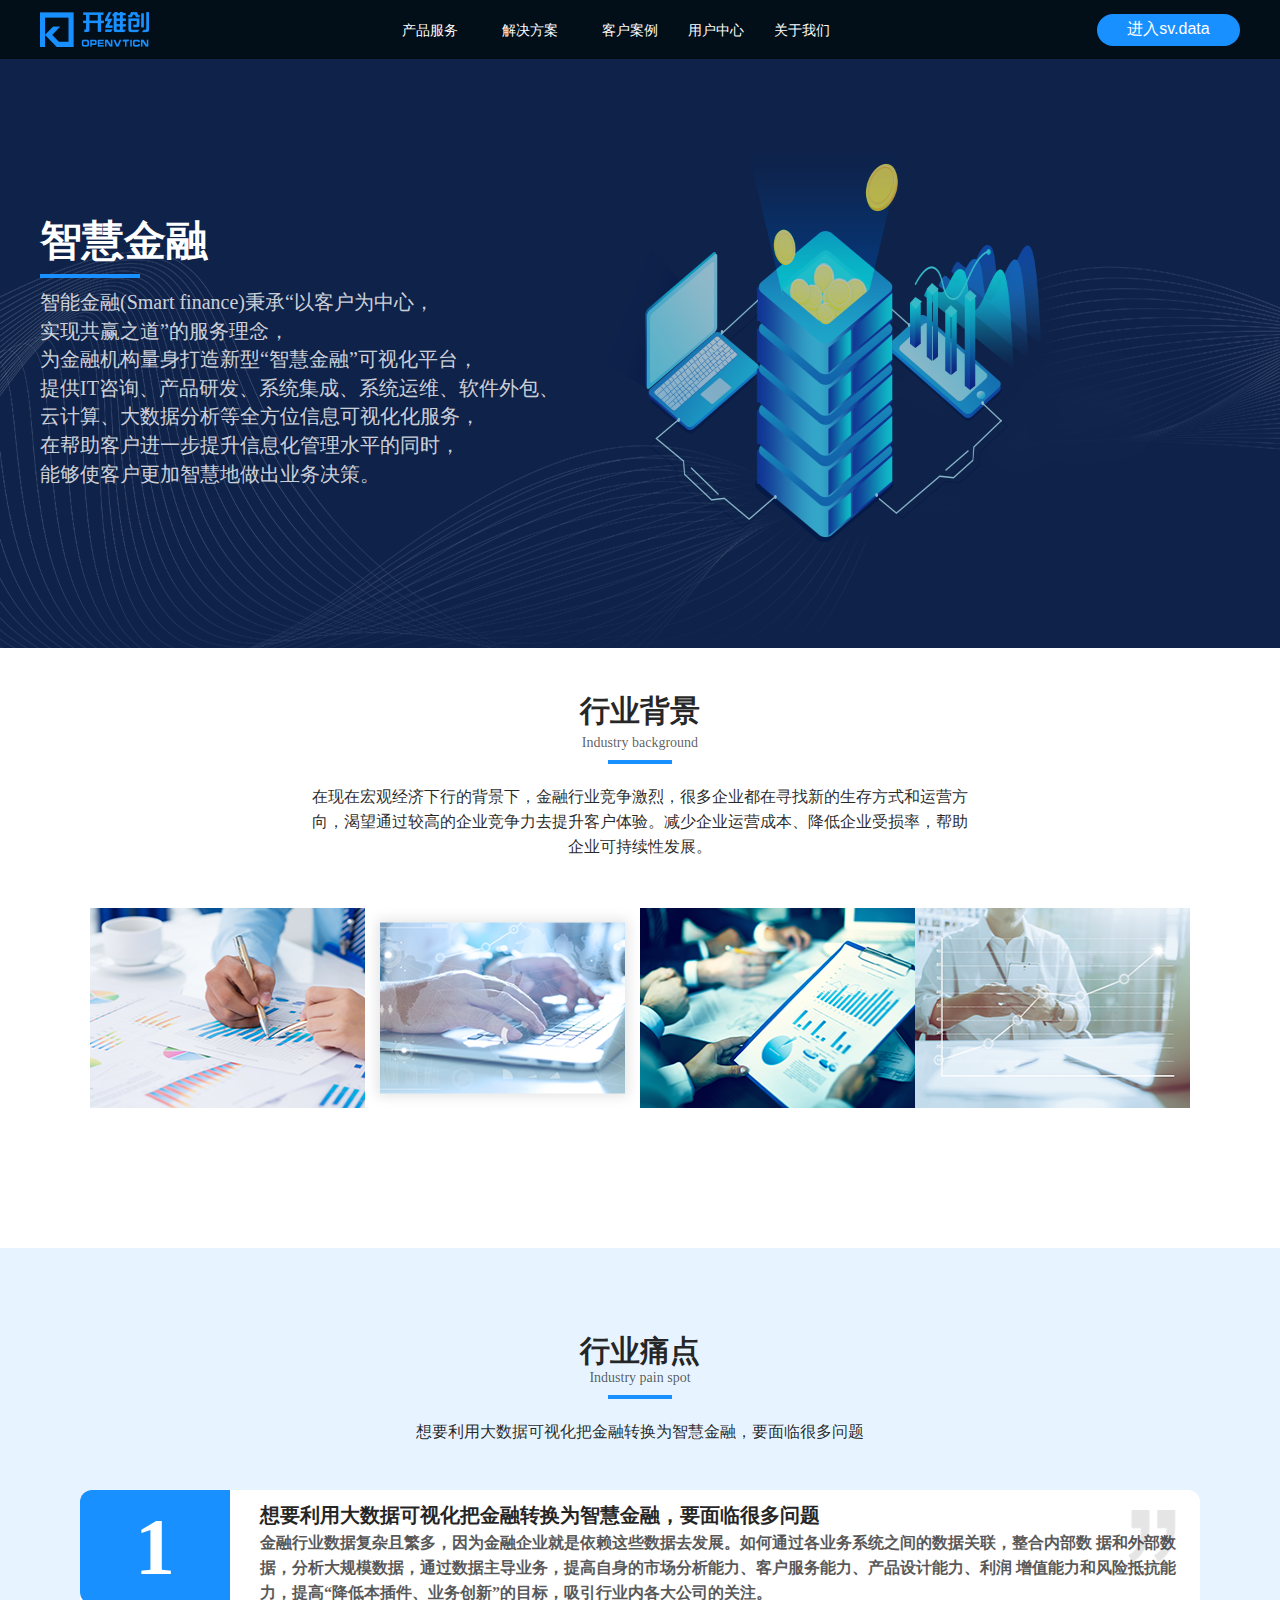
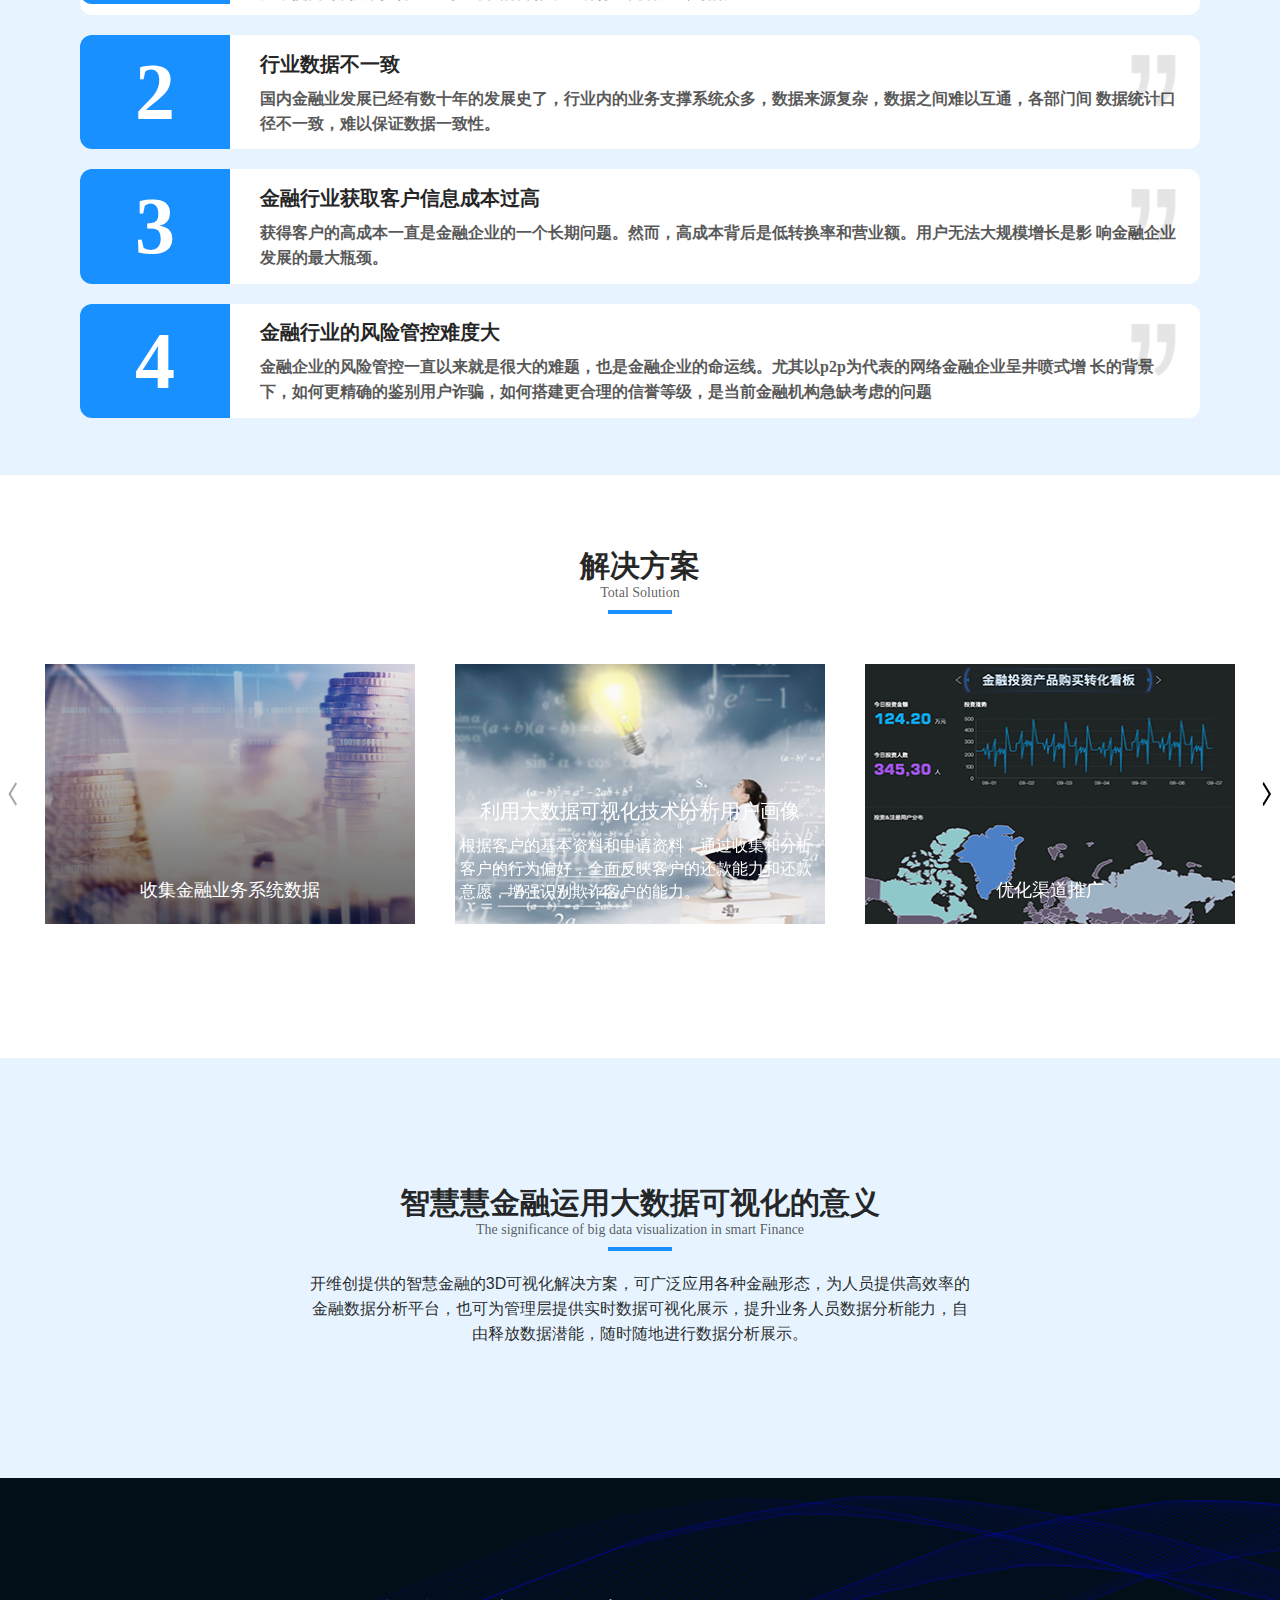
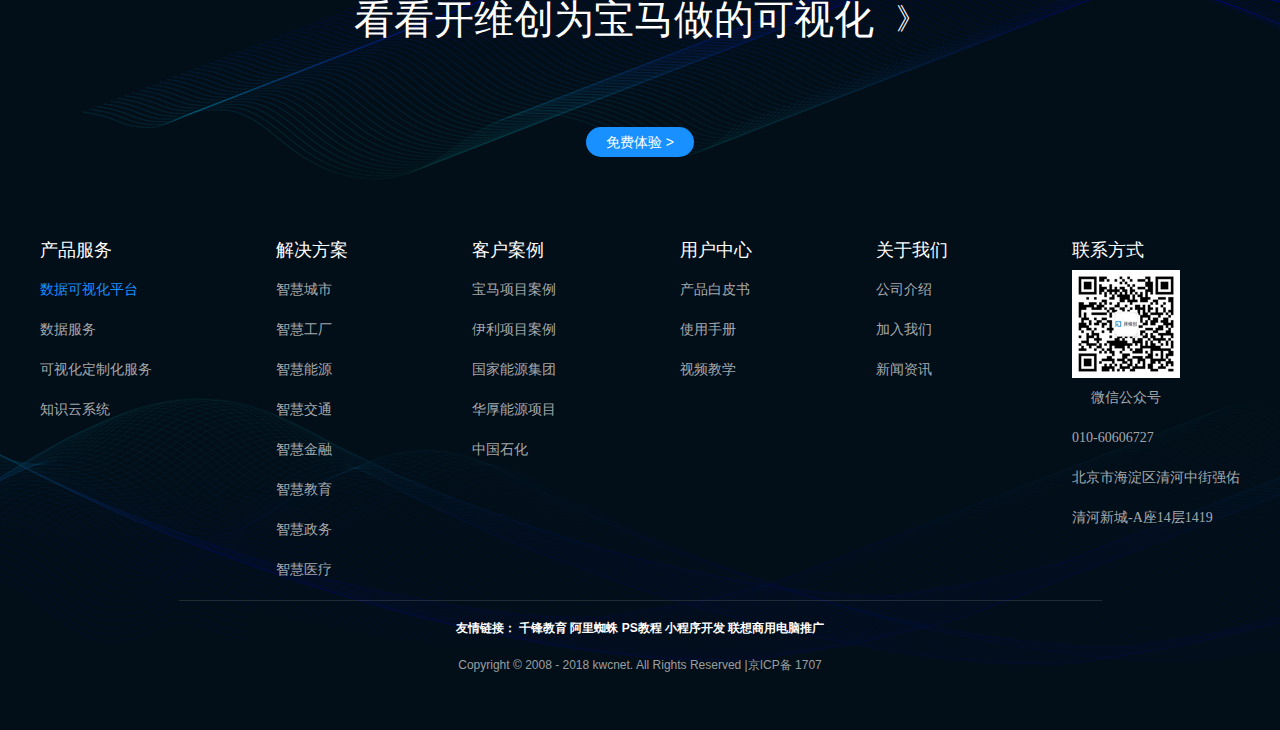
<file: views/SmartFinance.html>
<!-- 智慧能源 -->
<!DOCTYPE html>
<html lang="en">

<head>
  <meta charset="UTF-8">
  <meta name="viewport" content="width=device-width, initial-scale=1.0">
  <meta http-equiv="X-UA-Compatible" content="ie=edge">
  <title>Document</title>
  <link rel="stylesheet" href="../css/components/normalize.css">
  <link rel="stylesheet" href="../plugins/bootstrap-3.3.7/css/bootstrap.min.css">
  <link rel="stylesheet" href="../css/components/header.css">
  <link rel="stylesheet" href="../css/components/footer.css">
  <link rel="stylesheet" href="../css/components/bootstrap-reset.css">
  <link rel="stylesheet" href="../assets/fonts/iconfont.css">
  <link rel="stylesheet" href="../css/views/solution.css">
  <link rel="stylesheet" href="../plugins/swiper-3.4.2/css/swiper.css">
  <link rel="stylesheet" href="../css/appstyle/appSolution.css">
  <style>
    .carouselimg1 {
      background: url(../assets/img/jr/image_jrfa1.png) no-repeat;
      background-size: 100% 100%;
    }

    .carouselimg2 {
      background: url(../assets/img/jr/image_jrfa2.png) no-repeat;
      background-size: 100% 100%;
    }

    .carouselimg3 {
      background: url(../assets/img/jr/image_jrfa3.png) no-repeat;
      background-size: 100% 100%;
    }
  </style>
</head>

<body>
  <!--  智慧金融页面-->
  <div class="solution-box">
    <!-- 导航 -->
    <div class="home-headr">
      <nav class="navbar">
        <div class="container2">
          <div class="navbar-header">
            <a class="navbar-brand d-flex justify-content-center align-items-center" href="../index.html">
              <img src="../assets/img/LOGO.png">
            </a>
            <button type="button" class="navbar-toggle collapsed navPadding" data-toggle="collapse"
              data-target="#head-navbar" aria-expanded="false">
              <span class="icon-bar"></span>
              <span class="icon-bar"></span>
              <span class="icon-bar"></span>
            </button>
          </div>
          <div class="collapse navbar-collapse navCenter" id="head-navbar">
            <div class="mask"></div>
            <ul class="nav navbar-nav">
              <li class="dropdown btnBox dropdownActive dropdownShow"><a href="../index.html">首页</a></li>
              <li class="dropdown btnBox">
                <a href="javascript:void(0)" class="dropdown-toggle" data-toggle="dropdown" role="button"
                  aria-haspopup="true" aria-expanded="false">产品服务<span
                    class="spanBtn glyphicon glyphicon-menu-down"></span></a>
                <ul class="dropdown-menu">
                  <li><a href="./VisualTerrace.html">数据可视化平台</a></li>
                  <li><a href="./ProductSerice.html">数据服务</a></li>
                  <li><a href="./CustomServe.html">可视化定制服务</a></li>
                  <li><a href="./ClientCase.html">知识云系统</a></li>
                </ul>
              </li>
              <li class="dropdown btnBox">
                <a href="javascript:void(0)" class="dropdown-toggle  navActive" data-toggle="dropdown" role="button"
                  aria-haspopup="true" aria-expanded="false">解决方案<span
                    class="spanBtn glyphicon glyphicon-menu-down"></span></a>
                <ul class="dropdown-menu dropdown-doublerow">
                  <li><a href="javascript:void(0)">智慧城市</a></li>
                  <li><a href="javascript:void(0)">智慧工厂</a></li>
                  <li><a class="navActive" href="javascript:void(0)">智慧金融</a></li>
                  <li><a href="javascript:void(0)">智慧交通</a></li>
                  <li><a href="./Solution.html">智慧能源</a></li>
                  <li><a href="javascript:void(0)">智慧教育</a></li>
                  <li><a href="javascript:void(0)">智慧政务</a></li>
                  <li><a href="javascript:void(0)">智慧医疗</a></li>
                </ul>
              </li>
              <li class="dropdown btnBox"><a href="./ClientCase.html">客户案例</a></li>
              <li class="dropdown btnBox"><a href="./UserCenter.html">用户中心</a></li>
              <li class="dropdown btnBox">
                <a href="javascript:void(0)" class="dropdown-toggle" data-toggle="dropdown" role="button"
                  aria-haspopup="true" aria-expanded="false">关于我们<span
                    class="spanBtn glyphicon glyphicon-menu-down"></span></a>
                <ul class="dropdown-menu">
                  <li><a href="./CompanyLetter.html">公司介绍</a></li>
                  <li><a href="./Aboutus.html">加入我们</a></li>
                  <li><a href="./NewsList.html">新闻资讯</a></li>
                </ul>
              </li>
            </ul>
          </div>
          <div class="headr-page">
            <span>进入sv.data</span>
          </div>
        </div>
      </nav>
    </div>
    <!-- 智慧能源内容 -->
    <div class="solution-content">
      <div class="article-introduce-jr">
        <div class="article-box">
          <h4 class="article-title">智慧金融</h4>
          <div class="bottom-line"></div>
          <div class="article-text">
            智能金融(Smart finance)秉承“以客户为中心，</br>
            实现共赢之道”的服务理念，</br>
            为金融机构量身打造新型“智慧金融”可视化平台，</br>
            提供IT咨询、产品研发、系统集成、系统运维、软件外包、</br>
            云计算、大数据分析等全方位信息可视化化服务，</br>
            在帮助客户进一步提升信息化管理水平的同时，</br>
            能够使客户更加智慧地做出业务决策。</br>
          </div>
        </div>
      </div>
      <!-- 加入我们 -->
      <div class="introduced-box">
        <div class="introduced-content">
          <div class="int-text">
            <div class="int-us">
              <p class="int-p">行业背景</p>
              <p class="int-pt">Industry background</p>
              <div class="int-box"><span></span></div>
              <div class="int-details">
                <span>在现在宏观经济下行的背景下，金融行业竞争激烈，很多企业都在寻找新的生存方式和运营方向，渴望通过较高的企业竞争力去提升客户体验。减少企业运营成本、降低企业受损率，帮助企业可持续性发展。</span>
              </div>
            </div>
          </div>
          <div class="int-img container">
            <div class="row">
              <div class="col-md-3 col-xs-6 col-sm-6">
                <img class="col-md-3" src="../assets/img/jr/image_jr1.png" alt="">
              </div>
              <div class="col-md-3 col-xs-6 col-sm-6">
                <img class="col-md-3" src="../assets/img/jr/image_jr2.png" alt="">
              </div>
              <div class="col-md-3 col-xs-6 col-sm-6">
                <img class="col-md-3" src="../assets/img/jr/image_jr3.png" alt="">
              </div>
              <div class="col-md-3 col-xs-6 col-sm-6">
                <img class="col-md-3" src="../assets/img/jr/image_jr4.png" alt="">
              </div>
            </div>
          </div>
        </div>
      </div>
      <!-- 行业痛点 -->
      <div class="industry-box">
        <div class="industry-content">
          <div class="industry-title">
            <div class="title-box">
              <p class="int-p">行业痛点</p>
              <p class="int-pt">Industry pain spot</p>
              <div class="int-box"><span></span></div>
              <div class="int-details">
                <span>想要利用大数据可视化把金融转换为智慧金融，要面临很多问题</span>
              </div>
            </div>
          </div>
          <div class="industry-list">
            <div class="industry-one">
              <div class="industry-img"></div>
              <div class="industry-serial">1</div>
              <div class="industry-text">
                <p>想要利用大数据可视化把金融转换为智慧金融，要面临很多问题</p>
                <p>金融行业数据复杂且繁多，因为金融企业就是依赖这些数据去发展。如何通过各业务系统之间的数据关联，整合内部数
                  据和外部数据，分析大规模数据，通过数据主导业务，提高自身的市场分析能力、客户服务能力、产品设计能力、利润
                  增值能力和风险抵抗能力，提高“降低本插件、业务创新”的目标，吸引行业内各大公司的关注。</p>
              </div>
            </div>
            <div class="industry-one">
              <div class="industry-img"></div>
              <div class="industry-serial">2</div>
              <div class="industry-text">
                <p>行业数据不一致</p>
                <p>国内金融业发展已经有数十年的发展史了，行业内的业务支撑系统众多，数据来源复杂，数据之间难以互通，各部门间
                  数据统计口径不一致，难以保证数据一致性。</p>
              </div>
            </div>
            <div class="industry-one">
              <div class="industry-img"></div>
              <div class="industry-serial">3</div>
              <div class="industry-text">
                <p>金融行业获取客户信息成本过高</p>
                <p>获得客户的高成本一直是金融企业的一个长期问题。然而，高成本背后是低转换率和营业额。用户无法大规模增长是影
                  响金融企业发展的最大瓶颈。</p>
              </div>
            </div>
            <div class="industry-one" style="margin-bottom: .7rem;">
              <div class="industry-img"></div>
              <div class="industry-serial">4</div>
              <div class="industry-text">
                <p>金融行业的风险管控难度大</p>
                <p>金融企业的风险管控一直以来就是很大的难题，也是金融企业的命运线。尤其以p2p为代表的网络金融企业呈井喷式增
                  长的背景下，如何更精确的鉴别用户诈骗，如何搭建更合理的信誉等级，是当前金融机构急缺考虑的问题</p>
              </div>
            </div>
          </div>
        </div>
      </div>
      <!-- 解决方案 -->
      <div class="scheme-box">
        <div class="scheme-content">
          <div class="scheme-title">
            <p class="int-p">解决方案</p>
            <p class="int-pt">Total Solution</p>
            <div class="int-box"><span></span></div>
          </div>
          <div class="carousel-box">
            <div class="swiper-button-prev left-btn" style="background-image: none;">
              <img src="../assets/img/arrow-lift.png" alt="">
            </div>
            <div class="swiper-button-next right-btn" style="background-image: none;">
              <img src="../assets/img/arrow-right.png" alt="">
            </div>
            <div class="img-box">
              <div class="swiper-container">
                <div class="swiper-wrapper">
                  <div class="swiper-slide">
                    <div class="carouselimg1 carousel-img">
                      <div class="carousel-text">收集金融业务系统数据</div>
                    </div>
                  </div>
                  <div class="swiper-slide">
                    <div class="carouselimg2 carousel-img">
                      <div class="carousel-text">
                        <p>利用大数据可视化技术分析用户画像</p>
                        <p style="font-size:16px;text-align: left;">
                          根据客户的基本资料和申请资料，通过收集和分析客户的行为偏好，全面反映客户的还款能力和还款意愿，增强识别欺诈客户的能力。</p>
                      </div>
                    </div>
                  </div>
                  <div class="swiper-slide">
                    <div class="carouselimg3 carousel-img">
                      <div class="carousel-text">优化渠道推广</div>
                    </div>
                  </div>
                  <div class="swiper-slide">
                    <div class="carouselimg3 carousel-img">
                      <div class="carousel-text">优化渠道推广</div>
                    </div>
                  </div>
                </div>

              </div>
            </div>
          </div>
        </div>
      </div>
      <!-- 可视化意义 -->
      <div class="sence-box">
        <div class="sence-content">
          <p class="int-p">智慧慧金融运用大数据可视化的意义</p>
          <p class="int-pt">The significance of big data visualization in smart Finance</p>
          <div class="int-box"><span></span></div>
          <div class="int-details">
            <span>开维创提供的智慧金融的3D可视化解决方案，可广泛应用各种金融形态，为人员提供高效率的金融数据分析平台，也可为管理层提供实时数据可视化展示，提升业务人员数据分析能力，自由释放数据潜能，随时随地进行数据分析展示。</span>
          </div>
        </div>
      </div>
    </div>
    <!-- 底部 -->
    <div class="home-footer">
      <div class="footer-up">
        <p class="footer-p">看看开维创为宝马做的可视化&nbsp;&nbsp;<span style="font-size: 30px;"> 》</span> </p>
        <div class="footer-btn">
          <a href="javascript:void(0)" class="to-detail">
            <div class="btn-taste">免费体验 ></div>
          </a>
        </div>
      </div>
      <div class="footer-down">
        <div class="down-box">
          <div class="down-list">
            <ul>
              <li>产品服务</li>
              <a href="javascript:void(0)" class="to-detail">
                <li style="cursor: pointer;">数据可视化平台</li>
              </a>
              <a href="javascript:void(0)" class="to-detail">
                <li style="cursor: pointer;">数据服务</li>
              </a>
              <a href="javascript:void(0)" class="to-detail">
                <li style="cursor: pointer;">可视化定制化服务</li>
              </a>
              <a href="javascript:void(0)" class="to-detail">
                <li style="cursor: pointer;">知识云系统</li>
              </a>
            </ul>
            <ul>
              <li>解决方案</li>
              <a href="javascript:void(0)" class="to-detail">
                <li class="li-active" style="cursor: pointer;">智慧城市</li>
              </a>
              <a href="javascript:void(0)" class="to-detail">
                <li style="cursor: pointer;">智慧工厂</li>
              </a>
              <a href="javascript:void(0)" class="to-detail">
                <li style="cursor: pointer;">智慧能源</li>
              </a>
              <a href="javascript:void(0)" class="to-detail">
                <li style="cursor: pointer;">智慧交通</li>
              </a>
              <a href="javascript:void(0)" class="to-detail">
                <li style="cursor: pointer;">智慧金融</li>
              </a>
              <a href="javascript:void(0)" class="to-detail">
                <li style="cursor: pointer;">智慧教育</li>
              </a>
              <a href="javascript:void(0)" class="to-detail">
                <li style="cursor: pointer;">智慧政务</li>
              </a>
              <a href="javascript:void(0)" class="to-detail">
                <li style="cursor: pointer;">智慧医疗</li>
              </a>
            </ul>
            <ul>
              <li>客户案例</li>
              <a href="javascript:void(0)" class="to-detail">
                <li style="cursor: pointer;">宝马项目案例</li>
              </a>
              <a href="javascript:void(0)" class="to-detail">
                <li style="cursor: pointer;">伊利项目案例</li>
              </a>
              <a href="javascript:void(0)" class="to-detail">
                <li style="cursor: pointer;">国家能源集团</li>
              </a>
              <a href="javascript:void(0)" class="to-detail">
                <li style="cursor: pointer;">华厚能源项目</li>
              </a>
              <a href="javascript:void(0)" class="to-detail">
                <li style="cursor: pointer;">中国石化</li>
              </a>
            </ul>
            <ul>
              <li>用户中心</li>
              <a href="javascript:void(0)" class="to-detail">
                <li style="cursor: pointer;">产品白皮书</li>
              </a>
              <a href="javascript:void(0)" class="to-detail">
                <li style="cursor: pointer;">使用手册</li>
              </a>
              <a href="javascript:void(0)" class="to-detail">
                <li style="cursor: pointer;">视频教学</li>
              </a>
            </ul>
            <ul>
              <li>关于我们</li>
              <a href="javascript:void(0)" class="to-detail">
                <li style="cursor: pointer;">公司介绍</li>
              </a>
              <a href="javascript:void(0)" class="to-detail">
                <li style="cursor: pointer;">加入我们</li>
              </a>
              <a href="javascript:void(0)" class="to-detail">
                <li style="cursor: pointer;">新闻资讯</li>
              </a>
            </ul>
            <ul>
              <li>联系方式</li>
              <li class="erwei-box"><img src="../assets/img/erweima.png" alt=""></li>
              <li class="erwei-text">微信公众号</li>
              <li>010-60606727</li>
              <li class="site-box">北京市海淀区清河中街强佑清河新城-A座14层1419</li>
            </ul>
          </div>
          <div class="down-tail">
            <div class="tail-list">
              <p>
                友情链接：
                <a href="javascript:void(0)" class="to-detail">千锋教育</a>
                <a href="javascript:void(0)" class="to-detail">阿里蜘蛛</a>
                <a href="javascript:void(0)" class="to-detail">PS教程</a>
                <a href="javascript:void(0)" class="to-detail">小程序开发</a>
                <a href="javascript:void(0)" class="to-detail">联想商用电脑推广</a>
              </p>
              <p>Copyright © 2008 - 2018 kwcnet. All Rights Reserved |京ICP备 1707</p>
            </div>
          </div>
        </div>
      </div>
    </div>
    <!-- 移动端页脚 -->
    <div class="app-footer">
      <div class="app-box">
        <div>
          <p class="app-text">产品服务</p>
          <p>数据可视化平台</p>
          <p>数据服务</p>
          <p>可视化定制服务</p>
          <p>知识云系统</p>
        </div>
        <div>
          <p class="app-text">解决方案</p>
          <p>数据可视化平台</p>
          <p>数据服务</p>
          <p>可视化定制服务</p>
          <p>知识云系统</p>
        </div>
      </div>
      <div class="app-bei">
        <p>Copyright © 2008 - 2018 kwcnet. All Rights Reserved </p>
        <p>京ICP备 1707</p>
      </div>
    </div>
  </div>
</body>
<script src="../js/jquery.js"></script>
<script src="../js/convert.js"></script>
<script src="../plugins/bootstrap-3.3.7/js/bootstrap.js"></script>
<script src="../js/rollList.js"></script>
<script src="../plugins/swiper-3.4.2/js/swiper.js"></script>
<script>
  $(document).ready(function () {
    drop()
  });
  window.οnresize = function () {
    drop()
  }
  function drop() {
    if ($(window).width() > 768) {
      $('.btnBox').mouseover(function () {
        $(this).addClass('open')
      }).mouseout(function () {
        $(this).removeClass('open')
      })
    }
  }
  // 导航点击时的变化
  // $('.dropdown-toggle').bind('click', function () {
  //   if ($(this).find('span').is('.glyphicon-menu-down') == true) {
  //     $(this).find('span').removeClass('glyphicon-menu-down')
  //     $(this).find('span').addClass('glyphicon-menu-up')
  //     $(this).find('span').css('color', '#1890FF')
  //   } else {
  //     $(this).find('span').removeClass('glyphicon-menu-up')
  //     $(this).find('span').addClass('glyphicon-menu-down')
  //     $(this).find('span').css('color', '#000000')
  //   }
  // })
  var swiper = new Swiper('.swiper-container', {
    pagination: '.swiper-pagination',
    slidesPerView: 3,
    paginationClickable: true,
    spaceBetween: 30,
    grabCursor: true,
    nextButton: '.swiper-button-next',
    prevButton: '.swiper-button-prev'
  });
</script>

</html>
</file>
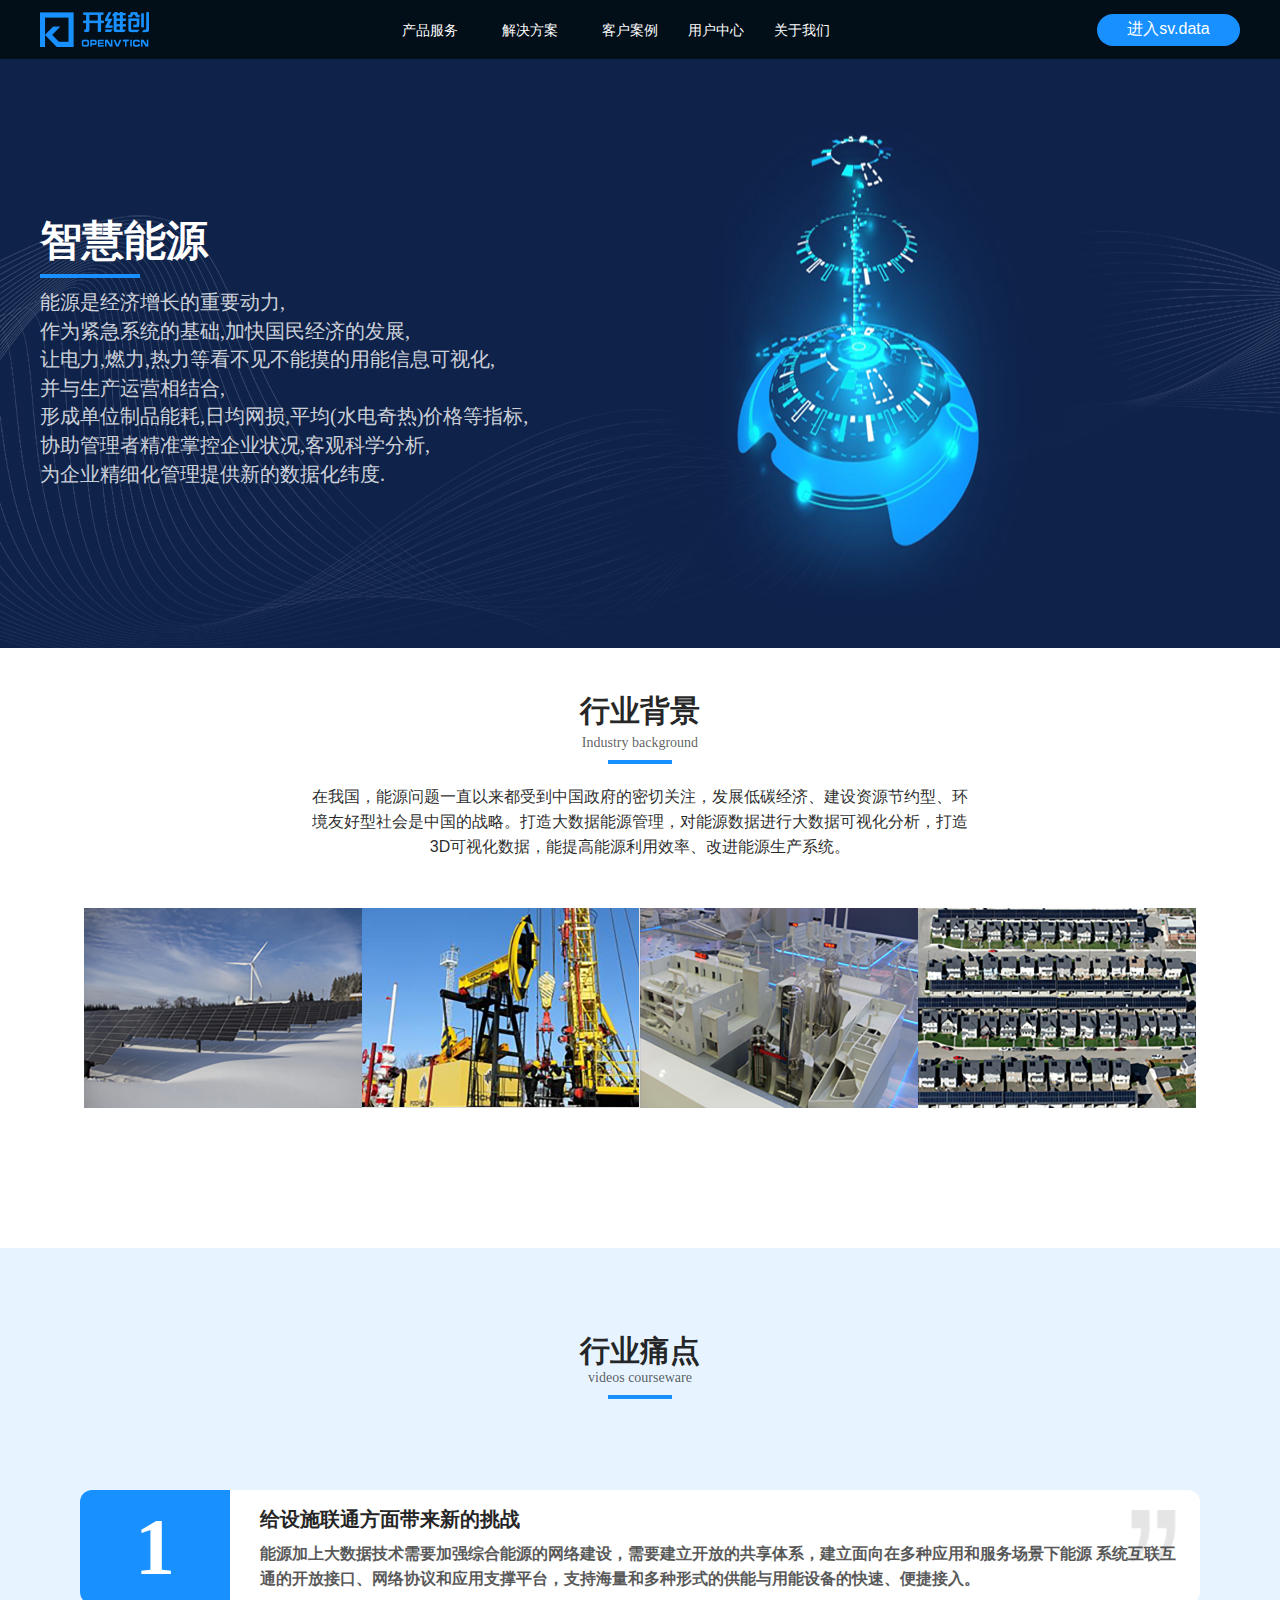
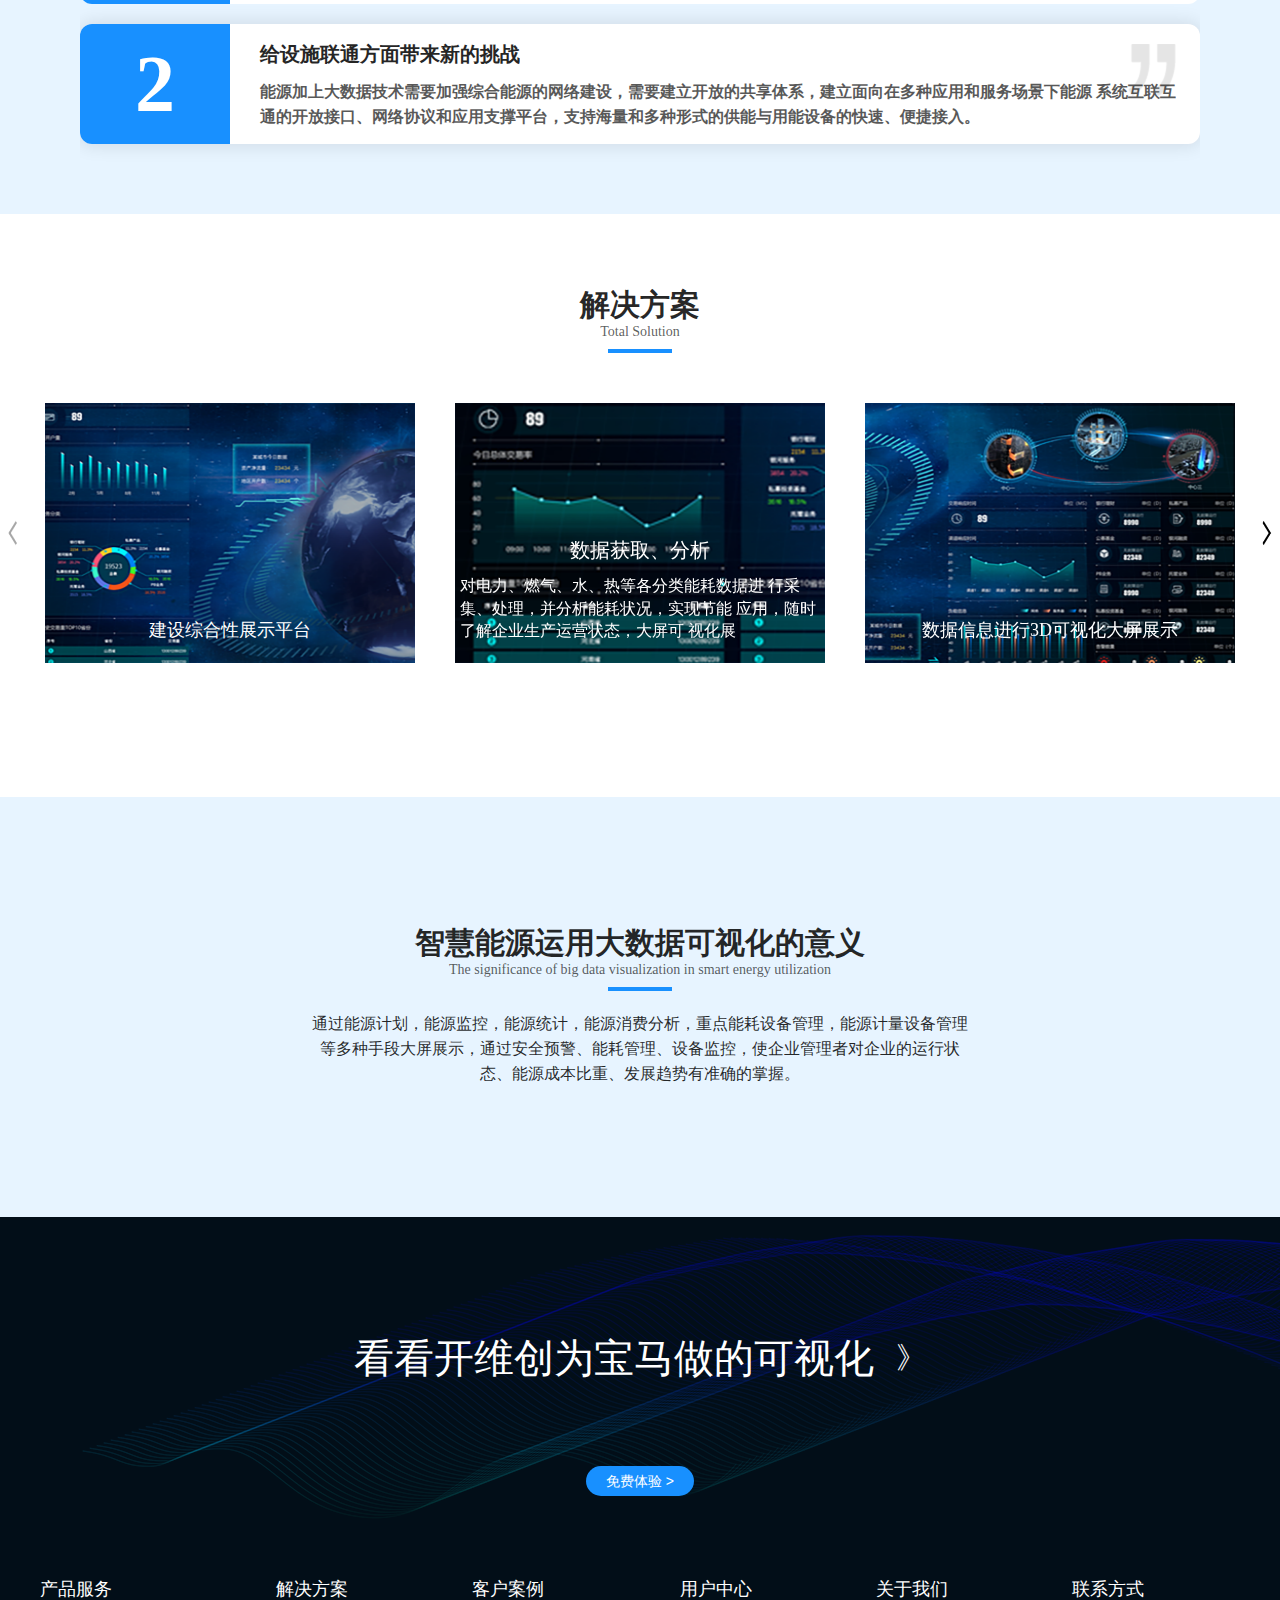
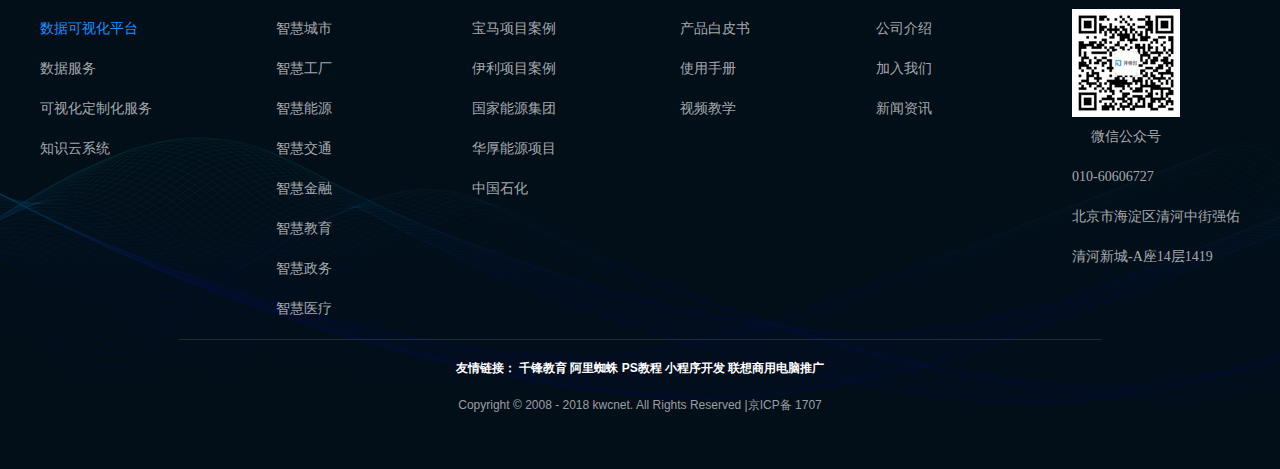
<file: views/Solution.html>
<!-- 智慧能源 -->
<!DOCTYPE html>
<html lang="en">

<head>
  <meta charset="UTF-8">
  <meta name="viewport" content="width=device-width, initial-scale=1.0">
  <meta http-equiv="X-UA-Compatible" content="ie=edge">
  <title>Document</title>
  <link rel="stylesheet" href="../css/components/normalize.css">
  <link rel="stylesheet" href="../plugins/bootstrap-3.3.7/css/bootstrap.min.css">
  <link rel="stylesheet" href="../css/components/header.css">
  <link rel="stylesheet" href="../css/components/footer.css">
  <link rel="stylesheet" href="../css/components/bootstrap-reset.css">
  <link rel="stylesheet" href="../assets/fonts/iconfont.css">
  <link rel="stylesheet" href="../css/views/solution.css">
  <link rel="stylesheet" href="../plugins/swiper-3.4.2/css/swiper.css">
  <link rel="stylesheet" href="../css/appstyle/appSolution.css">
</head>

<body>
  <!-- 智慧能源页面 -->
  <div class="solution-box">
    <!-- 导航 -->
    <div class="home-headr">
      <nav class="navbar">
        <div class="container2">
          <div class="navbar-header">
            <a class="navbar-brand d-flex justify-content-center align-items-center" href="../index.html">
              <img src="../assets/img/LOGO.png">
            </a>
            <button type="button" class="navbar-toggle collapsed navPadding" data-toggle="collapse"
              data-target="#head-navbar" aria-expanded="false">
              <span class="icon-bar"></span>
              <span class="icon-bar"></span>
              <span class="icon-bar"></span>
            </button>
          </div>
          <div class="collapse navbar-collapse navCenter" id="head-navbar">
            <div class="mask"></div>
            <ul class="nav navbar-nav">
              <li class="dropdown btnBox dropdownActive dropdownShow"><a href="../index.html">首页</a></li>
              <li class="dropdown btnBox">
                <a href="javascript:void(0)" class="dropdown-toggle" data-toggle="dropdown" role="button" aria-haspopup="true"
                  aria-expanded="false">产品服务<span class="spanBtn glyphicon glyphicon-menu-down"></span></a>
                <ul class="dropdown-menu">
                  <li><a href="./VisualTerrace.html">数据可视化平台</a></li>
                  <li><a href="./ProductSerice.html">数据服务</a></li>
                  <li><a href="./CustomServe.html">可视化定制服务</a></li>
                  <li><a href="./ClientCase.html">知识云系统</a></li>
                </ul>
              </li>
              <li class="dropdown btnBox">
                <a href="javascript:void(0)" class="dropdown-toggle  navActive" data-toggle="dropdown" role="button" aria-haspopup="true"
                  aria-expanded="false">解决方案<span class="spanBtn glyphicon glyphicon-menu-down"></span></a>
                <ul class="dropdown-menu dropdown-doublerow">
                  <li><a href="javascript:void(0)">智慧城市</a></li>
                  <li><a href="javascript:void(0)">智慧工厂</a></li>
                  <li><a href="./SmartFinance.html">智慧金融</a></li>
                  <li><a href="javascript:void(0)">智慧交通</a></li>
                  <li><a class="navActive" href="javascript:void(0)">智慧能源</a></li>
                  <li><a href="javascript:void(0)">智慧教育</a></li>
                  <li><a href="javascript:void(0)">智慧政务</a></li>
                  <li><a href="javascript:void(0)">智慧医疗</a></li>
                </ul>
              </li>
              <li class="dropdown btnBox"><a href="./ClientCase.html">客户案例</a></li>
              <li class="dropdown btnBox"><a href="./UserCenter.html">用户中心</a></li>
              <li class="dropdown btnBox">
                <a href="javascript:void(0)" class="dropdown-toggle" data-toggle="dropdown" role="button" aria-haspopup="true"
                  aria-expanded="false">关于我们<span class="spanBtn glyphicon glyphicon-menu-down"></span></a>
                <ul class="dropdown-menu">
                  <li><a href="./CompanyLetter.html">公司介绍</a></li>
                  <li><a href="./Aboutus.html">加入我们</a></li>
                  <li><a href="./NewsList.html">新闻资讯</a></li>
                </ul>
              </li>
            </ul>
          </div>
          <div class="headr-page">
            <span>进入sv.data</span>
          </div>
        </div>
      </nav>
    </div>
    <!-- 智慧能源内容 -->
    <div class="solution-content">
      <div class="article-introduce">
        <div class="article-box">
          <h4 class="article-title">智慧能源</h4>
          <div class="bottom-line"></div>
          <div class="article-text">能源是经济增长的重要动力,</br>
            作为紧急系统的基础,加快国民经济的发展,</br>
            让电力,燃力,热力等看不见不能摸的用能信息可视化,</br>
            并与生产运营相结合,</br>
            形成单位制品能耗,日均网损,平均(水电奇热)价格等指标,</br>
            协助管理者精准掌控企业状况,客观科学分析,</br>
            为企业精细化管理提供新的数据化纬度.</div>
        </div>
      </div>
      <!-- 加入我们 -->
      <div class="introduced-box">
        <div class="introduced-content">
          <div class="int-text">
            <div class="int-us">
              <p class="int-p">行业背景</p>
              <p class="int-pt">Industry background</p>
              <div class="int-box"><span></span></div>
              <div class="int-details">
                <span>在我国，能源问题一直以来都受到中国政府的密切关注，发展低碳经济、建设资源节约型、环境友好型社会是中国的战略。打造大数据能源管理，对能源数据进行大数据可视化分析，打造3D可视化数据，能提高能源利用效率、改进能源生产系统。</span>
              </div>
            </div>
          </div>
          <div class="int-img container">
            <div class="row">
              <div class="col-md-3 col-xs-6 col-sm-6"><img src="../assets/img/image_ny1.png" alt=""></div>
              <div class="col-md-3 col-xs-6 col-sm-6"><img src="../assets/img/image_ny2.png" alt=""></div>
              <div class="col-md-3 col-xs-6 col-sm-6"><img src="../assets/img/image_ny3.png" alt=""></div>
              <div class="col-md-3 col-xs-6 col-sm-6"><img src="../assets/img/image_ny4.png" alt=""></div>
            </div>
          </div>
        </div>
      </div>
      <!-- 行业痛点 -->
      <div class="industry-box">
        <div class="industry-content">
          <div class="industry-title">
            <div class="title-box">
              <p class="int-p">行业痛点</p>
              <p class="int-pt">videos courseware</p>
              <div class="int-box"><span></span></div>
            </div>
          </div>
          <div class="industry-list">
            <div class="industry-one">
              <div class="industry-img"></div>
              <div class="industry-serial">1</div>
              <div class="industry-text">
                <p>给设施联通方面带来新的挑战</p>
                <p>能源加上大数据技术需要加强综合能源的网络建设，需要建立开放的共享体系，建立面向在多种应用和服务场景下能源
                  系统互联互通的开放接口、网络协议和应用支撑平台，支持海量和多种形式的供能与用能设备的快速、便捷接入。</p>
              </div>
            </div>
            <div class="industry-two">
              <div class="industry-img"></div>
              <div class="industry-serial">2</div>
              <div class="industry-text">
                <p>给设施联通方面带来新的挑战</p>
                <p>能源加上大数据技术需要加强综合能源的网络建设，需要建立开放的共享体系，建立面向在多种应用和服务场景下能源
                  系统互联互通的开放接口、网络协议和应用支撑平台，支持海量和多种形式的供能与用能设备的快速、便捷接入。</p>
              </div>
            </div>
          </div>
        </div>
      </div>
      <!-- 解决方案 -->
      <div class="scheme-box">
        <div class="scheme-content">
          <div class="scheme-title">
            <p class="int-p">解决方案</p>
            <p class="int-pt">Total Solution</p>
            <div class="int-box"><span></span></div>
          </div>
          <div class="carousel-box">
            <div class="swiper-button-prev left-btn" style="background-image: none;">
              <img src="../assets/img/arrow-lift.png" alt="">
            </div>
            <div class="swiper-button-next right-btn" style="background-image: none;">
              <img src="../assets/img/arrow-right.png" alt="">
            </div>
            <div class="img-box">
              <div class="swiper-container">
                <div class="swiper-wrapper">
                  <div class="swiper-slide">
                    <div class="carousel-img1 carousel-img">
                      <div class="carousel-text">建设综合性展示平台</div>
                    </div>
                  </div>
                  <div class="swiper-slide">
                    <div class="carousel-img2 carousel-img">
                      <div class="carousel-text">
                        <p>数据获取、分析</p>
                        <p>对电力、燃气、水、热等各分类能耗数据进 行采集、处理，并分析能耗状况，实现节能 应用，随时了解企业生产运营状态，大屏可 视化展</p>
                      </div>
                    </div>
                  </div>
                  <div class="swiper-slide">
                    <div class="carousel-img3 carousel-img">
                      <div class="carousel-text">数据信息进行3D可视化大屏展示</div>
                    </div>
                  </div>
                  <div class="swiper-slide">
                    <div class="carousel-img3 carousel-img">
                      <div class="carousel-text">
                        <p>建设综合性展示平台</p>
                        <p>建设综合性展示平台，用直观的图文方式在大屏幕上去展示企业规模、生产、经营等各种数据信息，实现监控生产运营实时信息，满足企业准确</p>
                      </div>
                    </div>
                  </div>
                </div>
              </div>
            </div>
          </div>
        </div>
      </div>
      <!-- 移动端轮播 -->
      <div class="app-scheme">
        <div class="scheme-content">
          <div class="scheme-title">
            <p class="int-p">解决方案</p>
            <p class="int-pt">Total Solution</p>
            <div class="int-box"><span></span></div>
          </div>
          <div class="carousel-box">
            <div class="img-box">
              <div class="carousel-img1 carousel-img carousel-app">
                <div class="carousel-text">建设综合性展示平台</div>
              </div>
              <div class="carousel-img2 carousel-img carousel-app">
                <div class="carousel-text">
                  <p>数据获取、分析</p>
                  <p>对电力、燃气、水、热等各分类能耗数据进 行采集、处理，并分析能耗状况，实现节能 应用，随时了解企业生产运营状态，大屏可 视化展</p>
                </div>
              </div>
              <div class="carousel-img3 carousel-img carousel-app">
                <div class="carousel-text">数据信息进行3D可视化大屏展示</div>
              </div>
              <div class="carousel-img3 carousel-img carousel-app">
                <div class="carousel-text">
                  <p>建设综合性展示平台</p>
                  <p>建设综合性展示平台，用直观的图文方式在大屏幕上去展示企业规模、生产、经营等各种数据信息，实现监控生产运营实时信息，满足企业准确</p>
                </div>
              </div>
            </div>
            <div class="scheme-list">
              <ul>
                <li></li>
                <li></li>
                <li></li>
              </ul>
            </div>
          </div>
        </div>
      </div>
      <!-- 可视化意义 -->
      <div class="sence-box">
        <div class="sence-content">
          <p class="int-p">智慧能源运用大数据可视化的意义</p>
          <p class="int-pt">The significance of big data visualization in smart energy utilization</p>
          <div class="int-box"><span></span></div>
          <div class="int-details">
            <span>通过能源计划，能源监控，能源统计，能源消费分析，重点能耗设备管理，能源计量设备管理等多种手段大屏展示，通过安全预警、能耗管理、设备监控，使企业管理者对企业的运行状态、能源成本比重、发展趋势有准确的掌握。</span>
          </div>
        </div>
      </div>
    </div>
    <!-- 底部 -->
    <div class="home-footer">
      <div class="footer-up">
        <p class="footer-p">看看开维创为宝马做的可视化&nbsp;&nbsp;<span style="font-size: 30px;"> 》</span> </p>
        <div class="footer-btn">
          <a href="javascript:void(0)" class="to-detail">
            <div class="btn-taste">免费体验 ></div>
          </a>
        </div>
      </div>
      <div class="footer-down">
        <div class="down-box">
          <div class="down-list">
            <ul>
              <li>产品服务</li>
              <a href="javascript:void(0)" class="to-detail">
                <li style="cursor: pointer;">数据可视化平台</li>
              </a>
              <a href="javascript:void(0)" class="to-detail">
                <li style="cursor: pointer;">数据服务</li>
              </a>
              <a href="javascript:void(0)" class="to-detail">
                <li style="cursor: pointer;">可视化定制化服务</li>
              </a>
              <a href="javascript:void(0)" class="to-detail">
                <li style="cursor: pointer;">知识云系统</li>
              </a>
            </ul>
            <ul>
              <li>解决方案</li>
              <a href="javascript:void(0)" class="to-detail">
                <li class="li-active" style="cursor: pointer;">智慧城市</li>
              </a>
              <a href="javascript:void(0)" class="to-detail">
                <li style="cursor: pointer;">智慧工厂</li>
              </a>
              <a href="javascript:void(0)" class="to-detail">
                <li style="cursor: pointer;">智慧能源</li>
              </a>
              <a href="javascript:void(0)" class="to-detail">
                <li style="cursor: pointer;">智慧交通</li>
              </a>
              <a href="javascript:void(0)" class="to-detail">
                <li style="cursor: pointer;">智慧金融</li>
              </a>
              <a href="javascript:void(0)" class="to-detail">
                <li style="cursor: pointer;">智慧教育</li>
              </a>
              <a href="javascript:void(0)" class="to-detail">
                <li style="cursor: pointer;">智慧政务</li>
              </a>
              <a href="javascript:void(0)" class="to-detail">
                <li style="cursor: pointer;">智慧医疗</li>
              </a>
            </ul>
            <ul>
              <li>客户案例</li>
              <a href="javascript:void(0)" class="to-detail">
                <li style="cursor: pointer;">宝马项目案例</li>
              </a>
              <a href="javascript:void(0)" class="to-detail">
                <li style="cursor: pointer;">伊利项目案例</li>
              </a>
              <a href="javascript:void(0)" class="to-detail">
                <li style="cursor: pointer;">国家能源集团</li>
              </a>
              <a href="javascript:void(0)" class="to-detail">
                <li style="cursor: pointer;">华厚能源项目</li>
              </a>
              <a href="javascript:void(0)" class="to-detail">
                <li style="cursor: pointer;">中国石化</li>
              </a>
            </ul>
            <ul>
              <li>用户中心</li>
              <a href="javascript:void(0)" class="to-detail">
                <li style="cursor: pointer;">产品白皮书</li>
              </a>
              <a href="javascript:void(0)" class="to-detail">
                <li style="cursor: pointer;">使用手册</li>
              </a>
              <a href="javascript:void(0)" class="to-detail">
                <li style="cursor: pointer;">视频教学</li>
              </a>
            </ul>
            <ul>
              <li>关于我们</li>
              <a href="javascript:void(0)" class="to-detail">
                <li style="cursor: pointer;">公司介绍</li>
              </a>
              <a href="javascript:void(0)" class="to-detail">
                <li style="cursor: pointer;">加入我们</li>
              </a>
              <a href="javascript:void(0)" class="to-detail">
                <li style="cursor: pointer;">新闻资讯</li>
              </a>
            </ul>
            <ul>
              <li>联系方式</li>
              <li class="erwei-box"><img src="../assets/img/erweima.png" alt=""></li>
              <li class="erwei-text">微信公众号</li>
              <li>010-60606727</li>
              <li class="site-box">北京市海淀区清河中街强佑清河新城-A座14层1419</li>
            </ul>
          </div>
          <div class="down-tail">
            <div class="tail-list">
              <p>
                友情链接：
                <a href="javascript:void(0)" class="to-detail">千锋教育</a>
                <a href="javascript:void(0)" class="to-detail">阿里蜘蛛</a>
                <a href="javascript:void(0)" class="to-detail">PS教程</a>
                <a href="javascript:void(0)" class="to-detail">小程序开发</a>
                <a href="javascript:void(0)" class="to-detail">联想商用电脑推广</a>
              </p>
              <p>Copyright © 2008 - 2018 kwcnet. All Rights Reserved |京ICP备 1707</p>
            </div>
          </div>
        </div>
      </div>
    </div>
    <!-- 移动端页脚 -->
    <div class="app-footer">
      <div class="app-box">
        <div>
          <p class="app-text">产品服务</p>
          <p>数据可视化平台</p>
          <p>数据服务</p>
          <p>可视化定制服务</p>
          <p>知识云系统</p>
        </div>
        <div>
          <p class="app-text">解决方案</p>
          <p>数据可视化平台</p>
          <p>数据服务</p>
          <p>可视化定制服务</p>
          <p>知识云系统</p>
        </div>
      </div>
      <div class="app-bei">
        <p>Copyright © 2008 - 2018 kwcnet. All Rights Reserved </p>
        <p>京ICP备 1707</p>
      </div>
    </div>
  </div>
</body>
<script src="../js/jquery.js"></script>
<script src="../js/convert.js"></script>
<script src="../plugins/bootstrap-3.3.7/js/bootstrap.js"></script>
<script src="../js/rollList.js"></script>
<script src="../plugins/swiper-3.4.2/js/swiper.js"></script>
<script>
  $(document).ready(function () {
    drop()
  });
  var swiper = new Swiper('.swiper-container', {
    pagination: '.swiper-pagination',
    slidesPerView: 3,
    paginationClickable: true,
    spaceBetween: 30,
    grabCursor: true,
    nextButton: '.swiper-button-next',
    prevButton: '.swiper-button-prev'
  });
  // window.οnresize = function () {
  //   drop()
  // }
  // function drop() {
  //   if ($(window).width() > 768) {
  //     $('.btnBox').mouseover(function () {
  //       $(this).addClass('open')
  //     }).mouseout(function () {
  //       $(this).removeClass('open')
  //     })
  //   }
  // }
  // // 导航点击时的变化
  // $('.dropdown-toggle').bind('click', function () {
  //   if ($(this).find('span').is('.glyphicon-menu-down') == true) {
  //     $(this).find('span').removeClass('glyphicon-menu-down')
  //     $(this).find('span').addClass('glyphicon-menu-up')
  //     $(this).find('span').css('color', '#1890FF')
  //   } else {
  //     $(this).find('span').removeClass('glyphicon-menu-up')
  //     $(this).find('span').addClass('glyphicon-menu-down')
  //     $(this).find('span').css('color', '#000000')
  //   }
  // })
  $('.carousel-app').eq(0).show().siblings('.carousel-app').hide()
  $(".scheme-list>ul>li").eq(0).addClass("scheme-active").siblings('.scheme-list>ul>li').removeClass("scheme-active");
  var cutIndex = 0
  var timed = null
  // tab栏自动轮播
  timed = setInterval(showTime2, 2000)
  function showTime2() {
    cutIndex++;
    if (cutIndex == 3) {
      cutIndex = 0;
    }
    for (var i = 0; i < $(".carousel-app").length; i++) {
      $(".carousel-app").eq(i).hide()
      $(".scheme-list>ul>li").eq(i).removeClass("scheme-active");
    }
    $(".carousel-app").eq(cutIndex).show()
    $(".scheme-list>ul>li").eq(cutIndex).addClass("scheme-active")
  }
</script>

</html>
</file>
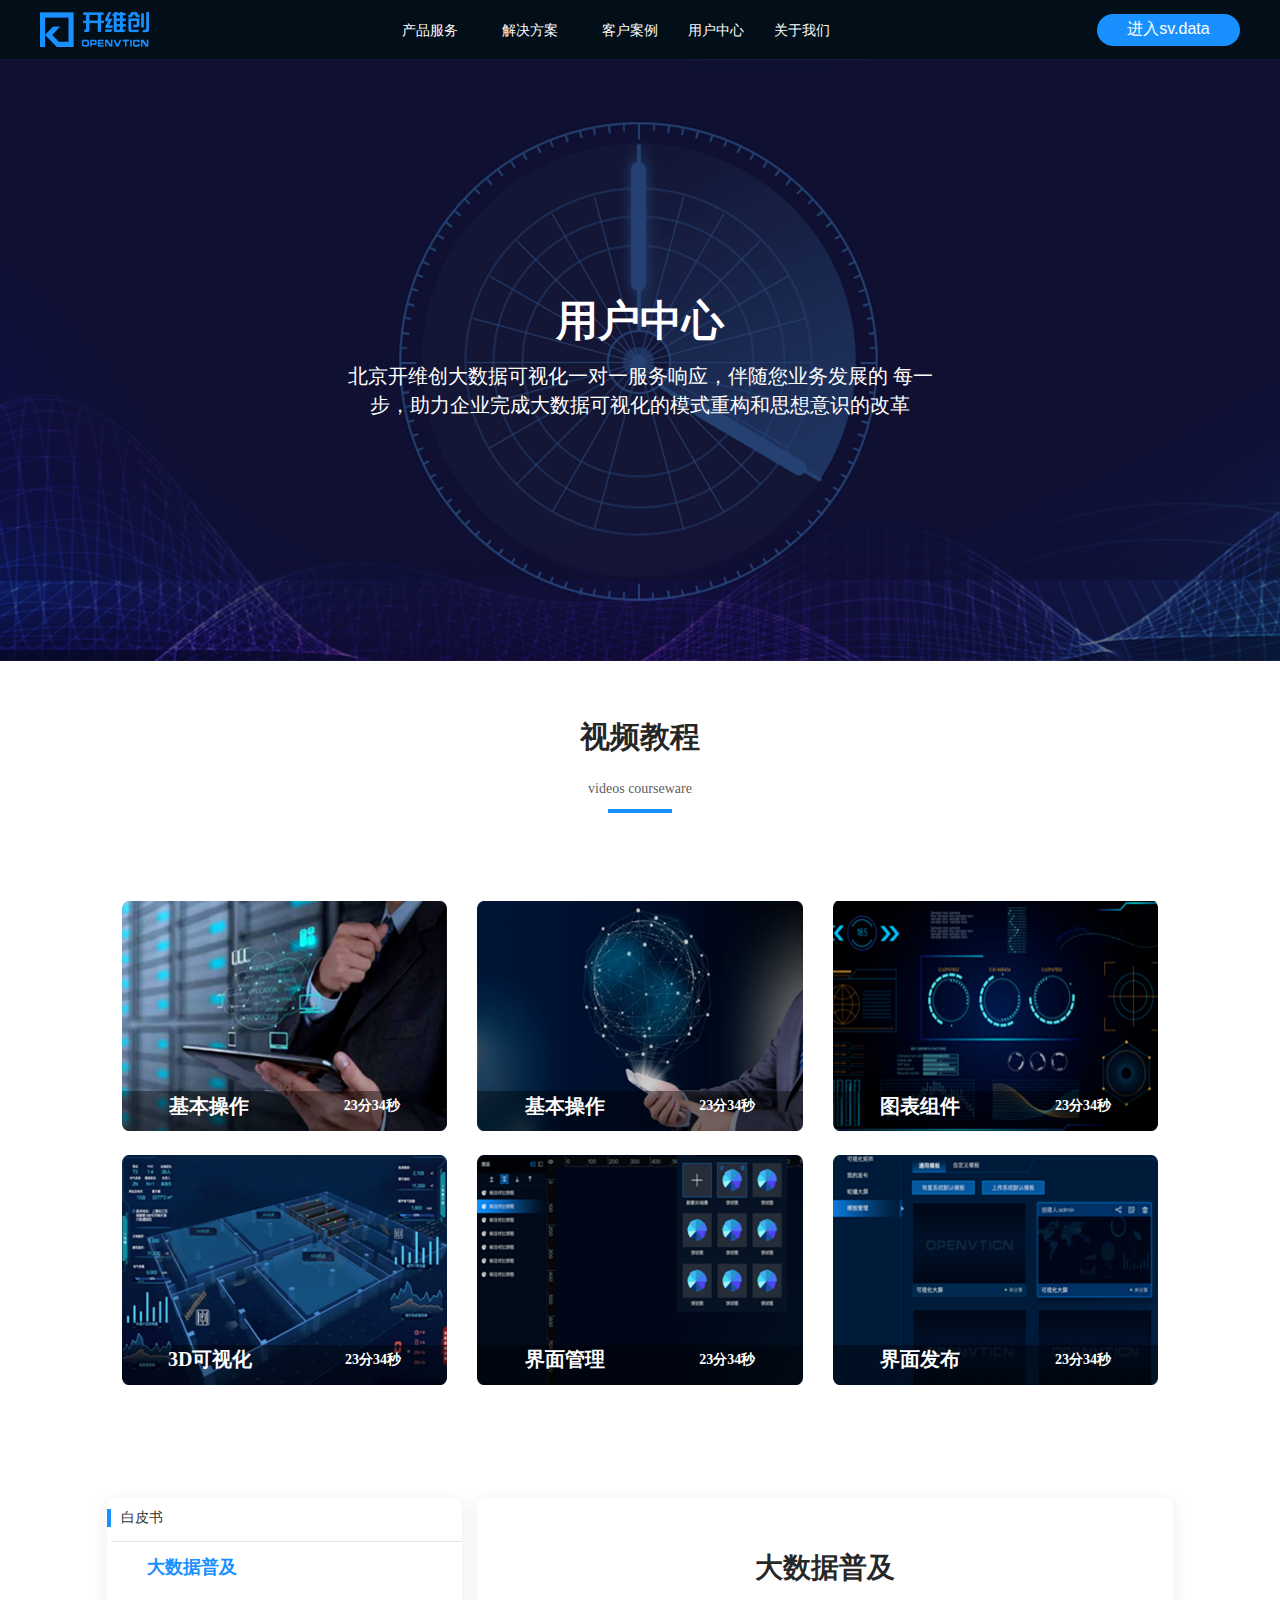
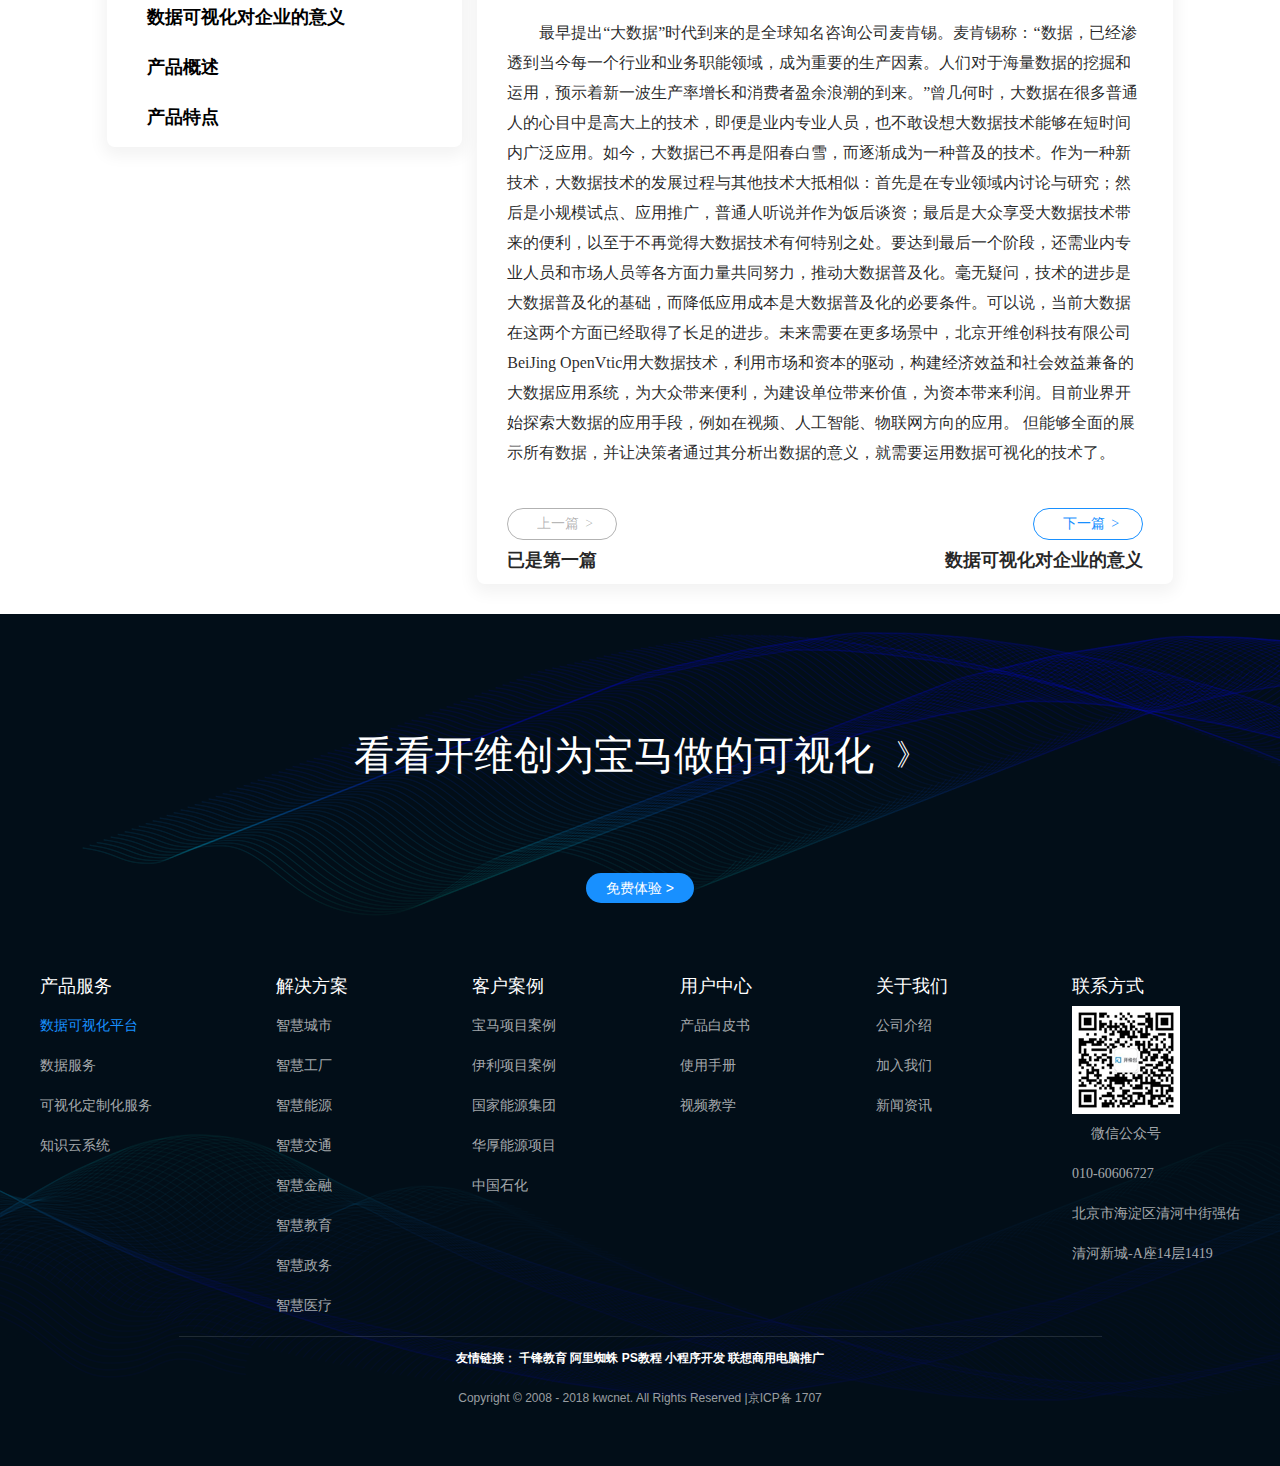
<file: views/UserCenter.html>
<!DOCTYPE html>
<html lang="en">

<head>
  <meta charset="UTF-8">
  <meta name="viewport" content="width=device-width, initial-scale=1.0">
  <meta http-equiv="X-UA-Compatible" content="ie=edge">
  <title>Document</title>
  <link rel="stylesheet" href="../css/views/usercenter.css">
  <link rel="stylesheet" href="../css/components/normalize.css">
  <link rel="stylesheet" href="../plugins/bootstrap-3.3.7/css/bootstrap.min.css">
  <link rel="stylesheet" href="../css/components/header.css">
  <link rel="stylesheet" href="../css/components/footer.css">
  <link rel="stylesheet" href="../css/components/bootstrap-reset.css">
  <link rel="stylesheet" href="../assets/fonts/iconfont.css">
  <link rel="stylesheet" href="../css/appstyle/appUser.css">
</head>

<body>
  <!-- 用户中心页面 -->
  <div class="user-box"></div>
  <div class="home-headr">
    <nav class="navbar">
      <div class="container2">
        <div class="navbar-header">
          <a class="navbar-brand d-flex justify-content-center align-items-center" href="../index.html">
            <img src="../assets/img/LOGO.png">
          </a>
          <button type="button" class="navbar-toggle collapsed navPadding" data-toggle="collapse"
            data-target="#head-navbar" aria-expanded="false">
            <span class="icon-bar"></span>
            <span class="icon-bar"></span>
            <span class="icon-bar"></span>
          </button>
        </div>
        <div class="collapse navbar-collapse navCenter" id="head-navbar">
          <div class="mask"></div>
          <ul class="nav navbar-nav">
            <li class="dropdown btnBox dropdownActive dropdownShow"><a href="../index.html">首页</a></li>
            <li class="dropdown btnBox">
              <a href="javascript:void(0)" class="dropdown-toggle" data-toggle="dropdown" role="button"
                aria-haspopup="true" aria-expanded="false">产品服务<span
                  class="spanBtn glyphicon glyphicon-menu-down"></span></a>
              <ul class="dropdown-menu">
                <li><a href="./VisualTerrace.html">数据可视化平台</a></li>
                <li><a href="./ProductSerice.html">数据服务</a></li>
                <li><a href="./CustomServe.html">可视化定制服务</a></li>
                <li><a href="./ClientCase.html">知识云系统</a></li>
              </ul>
            </li>
            <li class="dropdown btnBox">
              <a href="javascript:void(0)" class="dropdown-toggle" data-toggle="dropdown" role="button"
                aria-haspopup="true" aria-expanded="false">解决方案<span
                  class="spanBtn glyphicon glyphicon-menu-down"></span></a>
              <ul class="dropdown-menu dropdown-doublerow">
                <li><a href="javascript:void(0)">智慧城市</a></li>
                <li><a href="javascript:void(0)">智慧工厂</a></li>
                <li><a href="./SmartFinance.html">智慧金融</a></li>
                <li><a href="javascript:void(0)">智慧交通</a></li>
                <li><a href="./Solution.html">智慧能源</a></li>
                <li><a href="javascript:void(0)">智慧教育</a></li>
                <li><a href="javascript:void(0)">智慧政务</a></li>
                <li><a href="javascript:void(0)">智慧医疗</a></li>
              </ul>
            </li>
            <li class="dropdown btnBox"><a href="./ClientCase.html">客户案例</a></li>
            <li class="dropdown btnBox"><a href="./UserCenter.html">用户中心</a></li>
            <li class="dropdown btnBox">
              <a href="javascript:void(0)" class="dropdown-toggle" data-toggle="dropdown" role="button"
                aria-haspopup="true" aria-expanded="false">关于我们<span
                  class="spanBtn glyphicon glyphicon-menu-down"></span></a>
              <ul class="dropdown-menu">
                <li><a href="./CompanyLetter.html">公司介绍</a></li>
                <li><a href="./Aboutus.html">加入我们</a></li>
                <li><a href="./NewsList.html">新闻资讯</a></li>
              </ul>
            </li>
          </ul>
        </div>
        <div class="headr-page">
          <span>进入sv.data</span>
        </div>
      </div>
    </nav>
  </div>
  <div class="user-content row">
    <div class="user-top">
      <div>
        <p>用户中心</p>
        <p>北京开维创大数据可视化一对一服务响应，伴随您业务发展的 每一步，助力企业完成大数据可视化的模式重构和思想意识的改革</p>
      </div>
    </div>
    <div class="col-lg-1 col-md-1"></div>
    <div class="col-lg-10 col-md-10 col-xs-12">
      <div class="user-video">
        <div class="video-text">
          <div>
            <p>视频教程</p>
            <p>videos courseware</p>
            <p></p>
          </div>
        </div>
        <!-- pc 视频教程 -->
        <div class="video-box">
          <div class="video-top row">
            <div class="col-lg-4 col-md-4 video-img"><img src="../assets/img/user/image_sp1.png" alt="">
              <div class="video-icon"></div>
              <div class="video-name">
                <p>基本操作</p>
                <p>23分34秒</p>
              </div>
            </div>
            <div class="col-lg-4 col-md-4  video-img"><img src="../assets/img/user/image_sp2.png" alt="">
              <div class="video-icon"></div>
              <div class="video-name">
                <p>基本操作</p>
                <p>23分34秒</p>
              </div>
            </div>
            <div class="col-lg-4 col-md-4 video-img"><img src="../assets/img/user/image_sp3.png" alt="">
              <div class="video-icon"></div>
              <div class="video-name">
                <p>图表组件</p>
                <p>23分34秒</p>
              </div>
            </div>
          </div>
          <div class="video-dwon video-top  row">
            <div class="col-lg-4 col-md-4 video-img2"><img src="../assets/img/user/image_sp4.png" alt="">
              <div class="video-icon"></div>
              <div class="video-name">
                <p>3D可视化</p>
                <p>23分34秒</p>
              </div>
            </div>
            <div class="col-lg-4 col-md-4 video-img2"><img src="../assets/img/user/image_sp5.png" alt="">
              <div class="video-icon"></div>
              <div class="video-name">
                <p>界面管理</p>
                <p>23分34秒</p>
              </div>
            </div>
            <div class="col-lg-4 col-md-4 video-img2"><img src="../assets/img/user/image_sp6.png" alt="">
              <div class="video-icon"></div>
              <div class="video-name">
                <p>界面发布</p>
                <p>23分34秒</p>
              </div>
            </div>
          </div>
        </div>
        <!-- app 视频教程 -->
        <div class="video-app-box">
          <div class="swiper-video">
            <div class="swiper-item" style="display: flex;">
              <div class="video-img">
                <img src="../assets/img/user/image_sp1.png" alt="">
                <div class="video-icon"></div>
                <div class="video-name">
                  <p>基本操作</p>
                  <p>23分34秒</p>
                </div>
              </div>
              <div class="video-img">
                <img src="../assets/img/user/image_sp2.png" alt="">
                <div class="video-icon"></div>
                <div class="video-name">
                  <p>基本操作</p>
                  <p>23分34秒</p>
                </div>
              </div>
            </div>
            <div class="swiper-item" style="display: none;">
              <div class="video-img">
                <img src="../assets/img/user/image_sp3.png" alt="">
                <div class="video-icon"></div>
                <div class="video-name">
                  <p>图表组件</p>
                  <p>23分34秒</p>
                </div>
              </div>
              <div class="video-img">
                <img src="../assets/img/user/image_sp4.png" alt="">
                <div class="video-icon"></div>
                <div class="video-name">
                  <p>3D可视化</p>
                  <p>23分34秒</p>
                </div>
              </div>
            </div>
            <div class="swiper-item" style="display: none;">
              <div class="video-img">
                <img src="../assets/img/user/image_sp5.png" alt="">
                <div class="video-icon"></div>
                <div class="video-name">
                  <p>界面管理</p>
                  <p>23分34秒</p>
                </div>
              </div>
              <div class="video-img">
                <img src="../assets/img/user/image_sp6.png" alt="">
                <div class="video-icon"></div>
                <div class="video-name">
                  <p>界面发布</p>
                  <p>23分34秒</p>
                </div>
              </div>
            </div>
          </div>
          <div class="dot">
            <div class="dot-item dotActive"></div>
            <div class="dot-item"></div>
            <div class="dot-item"></div>
          </div>
        </div>
        <!-- pc 白皮书 -->
        <div class="video-book row">
          <div class="book-left col-lg-4 col-md-4">
            <div class="tree-top">
              <p></p>
              <p>白皮书</p>
            </div>
            <div class="tree-list">
              <ul>
                <li class="list-btn menu-item selectColor"><span class="btn-boult"></span><span>大数据普及</span></li>
              </ul>
              <ul>
                <li class="list-btn menu-item"><span class="btn-boult"></span><span>数据可视化对企业的意义</span></li>
              </ul>
              <ul>
                <li class="list-btn"><span class="btn-boult"></span><span>产品概述</span></li>
                <li class="list-child menu-item">产品介绍</li>
                <li class="list-child menu-item">体系结构与兼容情况</li>
                <li class="list-child menu-item">功能详情</li>
              </ul>
              <ul>
                <li class="list-btn menu-item"><span class="btn-boult"></span><span>产品特点</span></li>
              </ul>
            </div>
          </div>
          <div class="book-right col-lg-8 col-md-8">
            <div class="book-text">
              <div class="book-parent">
                <div class="book-content">
                  <h3>大数据普及</h3>
                  <span>最早提出“大数据”时代到来的是全球知名咨询公司麦肯锡。麦肯锡称：“数据，已经渗透到当今每一个行业和业务职能领域，成为重要的生产因素。人们对于海量数据的挖掘和运用，预示着新一波生产率增长和消费者盈余浪潮的到来。”曾几何时，大数据在很多普通人的心目中是高大上的技术，即便是业内专业人员，也不敢设想大数据技术能够在短时间内广泛应用。如今，大数据已不再是阳春白雪，而逐渐成为一种普及的技术。作为一种新技术，大数据技术的发展过程与其他技术大抵相似：首先是在专业领域内讨论与研究；然后是小规模试点、应用推广，普通人听说并作为饭后谈资；最后是大众享受大数据技术带来的便利，以至于不再觉得大数据技术有何特别之处。要达到最后一个阶段，还需业内专业人员和市场人员等各方面力量共同努力，推动大数据普及化。毫无疑问，技术的进步是大数据普及化的基础，而降低应用成本是大数据普及化的必要条件。可以说，当前大数据在这两个方面已经取得了长足的进步。未来需要在更多场景中，北京开维创科技有限公司
                    BeiJing
                    OpenVtic用大数据技术，利用市场和资本的驱动，构建经济效益和社会效益兼备的大数据应用系统，为大众带来便利，为建设单位带来价值，为资本带来利润。目前业界开始探索大数据的应用手段，例如在视频、人工智能、物联网方向的应用。
                    但能够全面的展示所有数据，并让决策者通过其分析出数据的意义，就需要运用数据可视化的技术了。</span>
                  <div class="switch">
                    <div class="prev">
                      <div class="switch-btn" style="
                      color:rgba(0,0,0,.3);
                      border:1px solid rgba(0,0,0,.3);">
                        上一篇 <span class="switch-icon" style="color:rgba(0,0,0,.3);">></span>
                      </div>
                      <div class="switch-title">
                        已是第一篇
                      </div>
                    </div>
                    <div class="next">
                      <div class="switch-btn">
                        下一篇 <span class="switch-icon">></span>
                      </div>
                      <div class="switch-title">
                        数据可视化对企业的意义
                      </div>
                    </div>
                  </div>
                </div>
                <div class="book-content">
                  <h3>数据可视化对企业的意义</h3>
                  <span>
                    企业的高速发展，已经到了大规模应用大数据，提升企业经营效率的时代了。互联网企业的数据量都会经历一个积累的过程：刚开始搭建网络平台时，数据量不大，尚可通过普通的数据分析工具处理。一旦快速增长期到来，数据量也随之倍增，已有的工具难以处理海量数据。以客户数达百万量级的企业来说，每天用户访问量与订单量更可以用“海量”来形容。在使用大数据可视化系统前，大量业务分析需求积压在数据部门，数据分析师必须写各种脚本、调取不同数据，加班加点才能完成数据分析，，让数据分析师难以深挖数据中有价值的信息。在这种情况下云计算的优势就凸显了出来，一亿条数据几秒内就可以计算完毕，企业数据连接到大数据可视化系统之后，任何分析需求都能得到快速响应，企业整体运营、决策效率有了本质提升。</span>
                  <p>不容易错过商机和趋势</p>
                  <span>数据驱动效率提升，一旦量变到一定阶段就会引发质变，也就会诞生新的商业模式。典型的创新商业产品如蚂蚁微贷。阿里巴巴把电商零售数据、支付金融数据、个人身份信息等。多个维度的数据进行全自动化地整合、加工、计算，大幅度提升了传统银行发放贷款的效率。蚂蚁微贷的出现也引发传统金融机构的跟进，一个行业就此发生了改变。类似蚂蚁微贷这样的创新，可以看作
                    AI
                    在企业应用的先导，而能做到这一步的前提是阿里巴巴沉淀了完整的关于商家和用户的数据，并且拥有大数据的计算能力，具备数据思维。互联网企业具备天然的数据优势，只要能把数据的整合、加工、计算以及可视化呈现等基础工作做好，从运营、决策效率的提升入手，体会数据带来的利好，其实就已经铺就了一条通往人工智能的大道。</span>
                  <p>打通所有数据，让数据形成闭环</p>
                  <span>
                    以物流行业为例，接入订单、仓储、配送、售后服务及财务等各系统中的数据，打通业务系统，让前端投入和后端产出数据形成闭环。收集完数据，然后再进行多维度交叉分析，查看货运量、吞吐量、周转量、配送量等业务统计，评估运营效率，及时对物流服务质量作出评估，客户满意度、订单完成率、及时率、准确率、破损率、投诉率等尽在掌握，为企业的经营决策提供数据化的科学参考。通过大数据可视化系统，业务人员能随时查看数据，对市场变化作出更快的反应，企业管理者获得了更敏锐的洞察力，对经营决策作出科学、快速的调整。</span>
                  <p>及时掌控数据指标，促进企业决策流程</p>
                  <span>
                    增进企业的资讯整合与资讯分析的能力，汇总公司内、外部的资料，整合成有效的决策资讯，让企业经理人大幅增进决策效率与改善决策品质。针对于不同岗位的员工，数维可以灵活进行数据源以及仪表盘图表的配置，让每位员工获取最需要的数据，最大限度的提升工作质量。</span>
                  <p>随时线上分析处理，降低整体营运成本</p>
                  <span> 改善企业的资讯取得能力，大幅降低 IT 人员撰写程式、制作报表的时间与人力成本，而弹性的模组设计介面，完全不需撰写程式的特色也让日后的维护成本大幅降低。</span>
                  <div class="switch">
                    <div class="prev">
                      <div class="switch-btn">
                        上一篇 <span class="switch-icon">></span>
                      </div>
                      <div class="switch-title">
                        大数据普及
                      </div>
                    </div>
                    <div class="next">
                      <div class="switch-btn">
                        下一篇 <span class="switch-icon">></span>
                      </div>
                      <div class="switch-title">
                        产品介绍
                      </div>
                    </div>
                  </div>
                </div>
                <div class="book-content">
                  <h3>产品介绍</h3>
                  <span>
                    相比于传统图表与数据仪表盘，如今的数据可视化致力于用更生动、友好的形式，即时呈现隐藏在瞬息万变且庞杂数据背后的业务洞察。无论在零售、物流、电力、水利、环保，还是交通领域，通过交互式实时数据可视化大屏来帮助业务人员发现、诊断业务问题，越来越成为大数据解决方案中不可或缺的一环。</span>
                  <span>
                    创造一个可视化应用，您可能会面临如下的问题：
                    （1）对于数据可视化的设计无从下手，团队内的设计师对于复杂数据的展现经验不足；
                    （2）对于数据可视化的实现比较困难，设计出来的很多图表与特效开发耗时耗力；
                    （3）对于非传统报表数据类型（如时空数据、关系数据）的分析展现，缺乏相关的组件或工具支持；
                    （4）对于在大屏幕上的展示，总会遇到分辨率适配的种种问题；
                    （5）对于大数据的分析展示，现有工具无法很好支撑。
                  </span>
                  <span>
                    数维大数据可视化系统可以帮助非专业的工程师通过图形化的界面轻松搭建具有专业水准的可视化应用，让更多的人看到数据可视化的魅力。数维大数据可视化系统提供了丰富的可视化模板，极大程度满足会议展览、业务监控、风险预警、地理信息分析等多种业务的展示需求。</span>
                  <div class="switch">
                    <div class="prev">
                      <div class="switch-btn">
                        上一篇 <span class="switch-icon">></span>
                      </div>
                      <div class="switch-title">
                        数据可视化对企业的意义
                      </div>
                    </div>
                    <div class="next">
                      <div class="switch-btn">
                        下一篇 <span class="switch-icon">></span>
                      </div>
                      <div class="switch-title">
                        体系结构与兼容情况
                      </div>
                    </div>
                  </div>
                </div>
                <div class="book-content">
                  <h3>体系结构与兼容情况</h3>
                  <p>体系结构</p>
                  <span> 数维可视化系统采用 B/S 结构， WEB
                    浏览器是客户端最主要的应用软件。这种模式统一了客户端，将系统功能实现的核心部分集中到服务器上，简化了系统的开发、维护和使用。客户终端及图表制作站上只要安装一个浏览器，服务器安装数据库。浏览器通过
                    Web Server 同数据库进行数据交互。</span>
                  <div class="switch">
                    <div class="prev">
                      <div class="switch-btn">
                        上一篇 <span class="switch-icon">></span>
                      </div>
                      <div class="switch-title">
                        产品介绍
                      </div>
                    </div>
                    <div class="next">
                      <div class="switch-btn">
                        下一篇 <span class="switch-icon">></span>
                      </div>
                      <div class="switch-title">
                        功能详情
                      </div>
                    </div>
                  </div>
                </div>
                <div class="book-content">
                  <h3>功能详情</h3>
                  <p>可视化图表类型的支持</p>
                  <span> 数维大数据可视化系统提供了常规的折线图、柱状图、散点图、饼图、K 线图，用于统 计的盒形图，用于地理数据可视化的地图、热力图、线图，用于关系数据可视化的关系图、
                    treemap、旭日图，多维数据可视化的平行坐标，还有用于 BI 的漏斗图，仪表盘，并且支持图与图之间的混搭。</span>
                  <span> 除了已经内置的包含了丰富功能的图表，数维大数据可视化系统 还提供了一键式生成 图表功能，只需要通过简单的鼠标点击，就可以从数据映射到任何你想要的图形，更棒的是
                    这些都还能和已有的交互组件结合使用而不需要操心其它事情。</span>
                  <div class="switch">
                    <div class="prev">
                      <div class="switch-btn">
                        上一篇 <span class="switch-icon">></span>
                      </div>
                      <div class="switch-title">
                        体系结构与兼容情况
                      </div>
                    </div>
                    <div class="next">
                      <div class="switch-btn">
                        下一篇 <span class="switch-icon">></span>
                      </div>
                      <div class="switch-title">
                        产品特点
                      </div>
                    </div>
                  </div>
                </div>
                <div class="book-content">
                  <h3>产品特点</h3>
                  <p>响应式设计</p>
                  <span> 数维大数据可视化系统使用响应式布局设计，无论您使用在32块4k屏幕矩阵上，还是使用在 800*400分辨率单一显示器上都能以最完美的方式呈现。</span>
                  <p>直观的展示</p>
                  <span> 数维大数据可视化系统可以将琐碎，流量巨大，变化迅速，检测难度高，不易于观察等 数据以图表，文字，视频等多种方式呈现出来。</span>
                  <p>简洁的风格</p>
                  <span> 数维大数据可视化系统使用简洁的设计。</span>
                  <p>高度自由</p>
                  <span> 在数维大数据可视化系统，拖拽创建图表，拖动图表的位置，拉动改变图表的大小，配置图表简单容易。除此之外图表的色系风格，展示方式，都能随心控制，能完全满足您各种需求。</span>
                  <p>集成数据管理</p>
                  <span> 数维大数据可视化系统内部集成了数据库管理，文件管理，表格在线编辑等模块。并内 置排序，筛选，分组功能，使您的数据管理如虎添翼。</span>
                  <p>轻量级和超级快速</p>
                  <span> 数维大数据可视化系统使用自主研发的框架，优秀的架构，一个图表瞬间过万条数据变化不崩溃，1G
                    可用内存能展示至少50个图表。将用户指令的响应放在第一位，无论怎么操作都不会出现卡顿。</span>
                  <p>数维大数据可视化框架深入响应式系统</p>
                  <span> 可视化平台的一个最明显的特性就是其深入响应式系统。数据模型只是普通的JavaScript
                    对象。但当你修改它们时，视图会立即进行更新。这使得状态管理非常简单直接。以下是对传统显示技术与深入式响应的区别，其中图14为普通显示技术，图15为深入式</span>
                  <p>不需要编程基础</p>
                  <span> 数维大数据可视化系统的使用方法简单易懂，一切的数据处理，图表设置都已可视化方式展示，即使使用者对电脑操作不熟悉也能快速上手。</span>
                  <p>跨平台兼容</p>
                  <span> 可视化管理系统不仅可以在电脑上使用，手机、平板也可以完美操作，夸张地说只要有 一台能上网的设备您就能用他来使用我们的系统。</span>
                  <p>大数据处理</p>
                  <span> 数维大数据可视化系统使用独有的数据优化处理算法，对各种类型的数据都能以极快的速度整理出有效信息，提取关键字段，在1核1GB主机运行通常每秒能处理100多万条数据。</span>
                  <div class="switch">
                    <div class="prev">
                      <div class="switch-btn">
                        上一篇 <span class="switch-icon">></span>
                      </div>
                      <div class="switch-title">
                        功能详情
                      </div>
                    </div>
                    <div class="next">
                      <div class="switch-btn" style="
                      color:rgba(0,0,0,.3);
                      border:1px solid rgba(0,0,0,.3);">
                        上一篇 <span class="switch-icon" style="color:rgba(0,0,0,.3);">></span>
                      </div>
                      <div class="switch-title">
                        已是最后一篇
                      </div>
                    </div>
                  </div>
                </div>
              </div>
            </div>
          </div>
        </div>
        <!-- app 白皮书 -->
        <div class="video-app-book">
          <div class="appbook-menu">
            <div class="appbook-menu-item appSelect">大数据普及</div>
            <div class="appbook-menu-item">数据可视化对企业的意义</div>
            <div class="appbook-menu-item">产品概述</div>
            <div class="appbook-menu-item">产品特点</div>
          </div>
          <div class="appbook-content" style="display: block;">
            <h3>大数据普及</h3>
            <span>最早提出“大数据”时代到来的是全球知名咨询公司麦肯锡。麦肯锡称：“数据，已经渗透到当今每一个行业和业务职能领域，成为重要的生产因素。人们对于海量数据的挖掘和运用，预示着新一波生产率增长和消费者盈余浪潮的到来。”曾几何时，大数据在很多普通人的心目中是高大上的技术，即便是业内专业人员，也不敢设想大数据技术能够在短时间内广泛应用。如今，大数据已不再是阳春白雪，而逐渐成为一种普及的技术。作为一种新技术，大数据技术的发展过程与其他技术大抵相似：首先是在专业领域内讨论与研究；然后是小规模试点、应用推广，普通人听说并作为饭后谈资；最后是大众享受大数据技术带来的便利，以至于不再觉得大数据技术有何特别之处。要达到最后一个阶段，还需业内专业人员和市场人员等各方面力量共同努力，推动大数据普及化。毫无疑问，技术的进步是大数据普及化的基础，而降低应用成本是大数据普及化的必要条件。可以说，当前大数据在这两个方面已经取得了长足的进步。未来需要在更多场景中，北京开维创科技有限公司
              BeiJing
              OpenVtic用大数据技术，利用市场和资本的驱动，构建经济效益和社会效益兼备的大数据应用系统，为大众带来便利，为建设单位带来价值，为资本带来利润。目前业界开始探索大数据的应用手段，例如在视频、人工智能、物联网方向的应用。
              但能够全面的展示所有数据，并让决策者通过其分析出数据的意义，就需要运用数据可视化的技术了。</span>
          </div>
          <div class="appbook-content" style="display: none;">
            <h3>数据可视化对企业的意义</h3>
            <span>
              企业的高速发展，已经到了大规模应用大数据，提升企业经营效率的时代了。互联网企业的数据量都会经历一个积累的过程：刚开始搭建网络平台时，数据量不大，尚可通过普通的数据分析工具处理。一旦快速增长期到来，数据量也随之倍增，已有的工具难以处理海量数据。以客户数达百万量级的企业来说，每天用户访问量与订单量更可以用“海量”来形容。在使用大数据可视化系统前，大量业务分析需求积压在数据部门，数据分析师必须写各种脚本、调取不同数据，加班加点才能完成数据分析，，让数据分析师难以深挖数据中有价值的信息。在这种情况下云计算的优势就凸显了出来，一亿条数据几秒内就可以计算完毕，企业数据连接到大数据可视化系统之后，任何分析需求都能得到快速响应，企业整体运营、决策效率有了本质提升。</span>
            <p>不容易错过商机和趋势</p>
            <span>数据驱动效率提升，一旦量变到一定阶段就会引发质变，也就会诞生新的商业模式。典型的创新商业产品如蚂蚁微贷。阿里巴巴把电商零售数据、支付金融数据、个人身份信息等。多个维度的数据进行全自动化地整合、加工、计算，大幅度提升了传统银行发放贷款的效率。蚂蚁微贷的出现也引发传统金融机构的跟进，一个行业就此发生了改变。类似蚂蚁微贷这样的创新，可以看作
              AI
              在企业应用的先导，而能做到这一步的前提是阿里巴巴沉淀了完整的关于商家和用户的数据，并且拥有大数据的计算能力，具备数据思维。互联网企业具备天然的数据优势，只要能把数据的整合、加工、计算以及可视化呈现等基础工作做好，从运营、决策效率的提升入手，体会数据带来的利好，其实就已经铺就了一条通往人工智能的大道。</span>
            <p>打通所有数据，让数据形成闭环</p>
            <span>
              以物流行业为例，接入订单、仓储、配送、售后服务及财务等各系统中的数据，打通业务系统，让前端投入和后端产出数据形成闭环。收集完数据，然后再进行多维度交叉分析，查看货运量、吞吐量、周转量、配送量等业务统计，评估运营效率，及时对物流服务质量作出评估，客户满意度、订单完成率、及时率、准确率、破损率、投诉率等尽在掌握，为企业的经营决策提供数据化的科学参考。通过大数据可视化系统，业务人员能随时查看数据，对市场变化作出更快的反应，企业管理者获得了更敏锐的洞察力，对经营决策作出科学、快速的调整。</span>
            <p>及时掌控数据指标，促进企业决策流程</p>
            <span>
              增进企业的资讯整合与资讯分析的能力，汇总公司内、外部的资料，整合成有效的决策资讯，让企业经理人大幅增进决策效率与改善决策品质。针对于不同岗位的员工，数维可以灵活进行数据源以及仪表盘图表的配置，让每位员工获取最需要的数据，最大限度的提升工作质量。</span>
            <p>随时线上分析处理，降低整体营运成本</p>
            <span> 改善企业的资讯取得能力，大幅降低 IT 人员撰写程式、制作报表的时间与人力成本，而弹性的模组设计介面，完全不需撰写程式的特色也让日后的维护成本大幅降低。</span>
          </div>
          <div class="appbook-content" style="display: none;">
            <h3>产品介绍</h3>
            <span>
              相比于传统图表与数据仪表盘，如今的数据可视化致力于用更生动、友好的形式，即时呈现隐藏在瞬息万变且庞杂数据背后的业务洞察。无论在零售、物流、电力、水利、环保，还是交通领域，通过交互式实时数据可视化大屏来帮助业务人员发现、诊断业务问题，越来越成为大数据解决方案中不可或缺的一环。</span>
            <span>
              创造一个可视化应用，您可能会面临如下的问题：
              （1）对于数据可视化的设计无从下手，团队内的设计师对于复杂数据的展现经验不足；
              （2）对于数据可视化的实现比较困难，设计出来的很多图表与特效开发耗时耗力；
              （3）对于非传统报表数据类型（如时空数据、关系数据）的分析展现，缺乏相关的组件或工具支持；
              （4）对于在大屏幕上的展示，总会遇到分辨率适配的种种问题；
              （5）对于大数据的分析展示，现有工具无法很好支撑。
            </span>
            <span>
              数维大数据可视化系统可以帮助非专业的工程师通过图形化的界面轻松搭建具有专业水准的可视化应用，让更多的人看到数据可视化的魅力。数维大数据可视化系统提供了丰富的可视化模板，极大程度满足会议展览、业务监控、风险预警、地理信息分析等多种业务的展示需求。</span>
            <h3>体系结构与兼容情况</h3>
            <p>体系结构</p>
            <span> 数维可视化系统采用 B/S 结构， WEB
              浏览器是客户端最主要的应用软件。这种模式统一了客户端，将系统功能实现的核心部分集中到服务器上，简化了系统的开发、维护和使用。客户终端及图表制作站上只要安装一个浏览器，服务器安装数据库。浏览器通过
              Web Server 同数据库进行数据交互。</span>
            <h3>功能详情</h3>
            <p>可视化图表类型的支持</p>
            <span> 数维大数据可视化系统提供了常规的折线图、柱状图、散点图、饼图、K 线图，用于统 计的盒形图，用于地理数据可视化的地图、热力图、线图，用于关系数据可视化的关系图、
              treemap、旭日图，多维数据可视化的平行坐标，还有用于 BI 的漏斗图，仪表盘，并且支持图与图之间的混搭。</span>
            <span> 除了已经内置的包含了丰富功能的图表，数维大数据可视化系统 还提供了一键式生成 图表功能，只需要通过简单的鼠标点击，就可以从数据映射到任何你想要的图形，更棒的是
              这些都还能和已有的交互组件结合使用而不需要操心其它事情。</span>
          </div>
          <div class="appbook-content" style="display: none;">
            <h3>产品特点</h3>
            <p>响应式设计</p>
            <span> 数维大数据可视化系统使用响应式布局设计，无论您使用在32块4k屏幕矩阵上，还是使用在 800*400分辨率单一显示器上都能以最完美的方式呈现。</span>
            <p>直观的展示</p>
            <span> 数维大数据可视化系统可以将琐碎，流量巨大，变化迅速，检测难度高，不易于观察等 数据以图表，文字，视频等多种方式呈现出来。</span>
            <p>简洁的风格</p>
            <span> 数维大数据可视化系统使用简洁的设计。</span>
            <p>高度自由</p>
            <span> 在数维大数据可视化系统，拖拽创建图表，拖动图表的位置，拉动改变图表的大小，配置图表简单容易。除此之外图表的色系风格，展示方式，都能随心控制，能完全满足您各种需求。</span>
            <p>集成数据管理</p>
            <span> 数维大数据可视化系统内部集成了数据库管理，文件管理，表格在线编辑等模块。并内 置排序，筛选，分组功能，使您的数据管理如虎添翼。</span>
            <p>轻量级和超级快速</p>
            <span> 数维大数据可视化系统使用自主研发的框架，优秀的架构，一个图表瞬间过万条数据变化不崩溃，1G
              可用内存能展示至少50个图表。将用户指令的响应放在第一位，无论怎么操作都不会出现卡顿。</span>
            <p>数维大数据可视化框架深入响应式系统</p>
            <span> 可视化平台的一个最明显的特性就是其深入响应式系统。数据模型只是普通的JavaScript
              对象。但当你修改它们时，视图会立即进行更新。这使得状态管理非常简单直接。以下是对传统显示技术与深入式响应的区别，其中图14为普通显示技术，图15为深入式</span>
            <p>不需要编程基础</p>
            <span> 数维大数据可视化系统的使用方法简单易懂，一切的数据处理，图表设置都已可视化方式展示，即使使用者对电脑操作不熟悉也能快速上手。</span>
            <p>跨平台兼容</p>
            <span> 可视化管理系统不仅可以在电脑上使用，手机、平板也可以完美操作，夸张地说只要有 一台能上网的设备您就能用他来使用我们的系统。</span>
            <p>大数据处理</p>
            <span> 数维大数据可视化系统使用独有的数据优化处理算法，对各种类型的数据都能以极快的速度整理出有效信息，提取关键字段，在1核1GB主机运行通常每秒能处理100多万条数据。</span>
          </div>
        </div>
      </div>
    </div>
    <div class="col-lg-1 col-md-1"></div>
  </div>
  <!-- 底部 -->
  <div class="home-footer">
    <div class="footer-up">
      <p class="footer-p">看看开维创为宝马做的可视化&nbsp;&nbsp;<span style="font-size: 30px;"> 》</span> </p>
      <div class="footer-btn">
        <a href="javascript:void(0)" class="to-detail">
          <div class="btn-taste">免费体验 ></div>
        </a>
      </div>
    </div>
    <div class="footer-down">
      <div class="down-box">
        <div class="down-list">
          <ul>
            <li>产品服务</li>
            <a href="javascript:void(0)" class="to-detail">
              <li style="cursor: pointer;">数据可视化平台</li>
            </a>
            <a href="javascript:void(0)" class="to-detail">
              <li style="cursor: pointer;">数据服务</li>
            </a>
            <a href="javascript:void(0)" class="to-detail">
              <li style="cursor: pointer;">可视化定制化服务</li>
            </a>
            <a href="javascript:void(0)" class="to-detail">
              <li style="cursor: pointer;">知识云系统</li>
            </a>
          </ul>
          <ul>
            <li>解决方案</li>
            <a href="javascript:void(0)" class="to-detail">
              <li class="li-active" style="cursor: pointer;">智慧城市</li>
            </a>
            <a href="javascript:void(0)" class="to-detail">
              <li style="cursor: pointer;">智慧工厂</li>
            </a>
            <a href="javascript:void(0)" class="to-detail">
              <li style="cursor: pointer;">智慧能源</li>
            </a>
            <a href="javascript:void(0)" class="to-detail">
              <li style="cursor: pointer;">智慧交通</li>
            </a>
            <a href="javascript:void(0)" class="to-detail">
              <li style="cursor: pointer;">智慧金融</li>
            </a>
            <a href="javascript:void(0)" class="to-detail">
              <li style="cursor: pointer;">智慧教育</li>
            </a>
            <a href="javascript:void(0)" class="to-detail">
              <li style="cursor: pointer;">智慧政务</li>
            </a>
            <a href="javascript:void(0)" class="to-detail">
              <li style="cursor: pointer;">智慧医疗</li>
            </a>
          </ul>
          <ul>
            <li>客户案例</li>
            <a href="javascript:void(0)" class="to-detail">
              <li style="cursor: pointer;">宝马项目案例</li>
            </a>
            <a href="javascript:void(0)" class="to-detail">
              <li style="cursor: pointer;">伊利项目案例</li>
            </a>
            <a href="javascript:void(0)" class="to-detail">
              <li style="cursor: pointer;">国家能源集团</li>
            </a>
            <a href="javascript:void(0)" class="to-detail">
              <li style="cursor: pointer;">华厚能源项目</li>
            </a>
            <a href="javascript:void(0)" class="to-detail">
              <li style="cursor: pointer;">中国石化</li>
            </a>
          </ul>
          <ul>
            <li>用户中心</li>
            <a href="javascript:void(0)" class="to-detail">
              <li style="cursor: pointer;">产品白皮书</li>
            </a>
            <a href="javascript:void(0)" class="to-detail">
              <li style="cursor: pointer;">使用手册</li>
            </a>
            <a href="javascript:void(0)" class="to-detail">
              <li style="cursor: pointer;">视频教学</li>
            </a>
          </ul>
          <ul>
            <li>关于我们</li>
            <a href="javascript:void(0)" class="to-detail">
              <li style="cursor: pointer;">公司介绍</li>
            </a>
            <a href="javascript:void(0)" class="to-detail">
              <li style="cursor: pointer;">加入我们</li>
            </a>
            <a href="javascript:void(0)" class="to-detail">
              <li style="cursor: pointer;">新闻资讯</li>
            </a>
          </ul>
          <ul>
            <li>联系方式</li>
            <li class="erwei-box"><img src="../assets/img/erweima.png" alt=""></li>
            <li class="erwei-text">微信公众号</li>
            <li>010-60606727</li>
            <li class="site-box">北京市海淀区清河中街强佑清河新城-A座14层1419</li>
          </ul>
        </div>
        <div class="down-tail">
          <div class="tail-list">
            <p>
              友情链接：
              <a href="javascript:void(0)" class="to-detail">千锋教育</a>
              <a href="javascript:void(0)" class="to-detail">阿里蜘蛛</a>
              <a href="javascript:void(0)" class="to-detail">PS教程</a>
              <a href="javascript:void(0)" class="to-detail">小程序开发</a>
              <a href="javascript:void(0)" class="to-detail">联想商用电脑推广</a>
            </p>
            <p>Copyright © 2008 - 2018 kwcnet. All Rights Reserved |京ICP备 1707</p>
          </div>
        </div>
      </div>
    </div>
  </div>
  <!-- 移动端页脚 -->
  <div class="app-footer">
    <div class="app-box">
      <div>
        <p class="app-text">产品服务</p>
        <p>数据可视化平台</p>
        <p>数据服务</p>
        <p>可视化定制服务</p>
        <p>知识云系统</p>
      </div>
      <div>
        <p class="app-text">解决方案</p>
        <p>数据可视化平台</p>
        <p>数据服务</p>
        <p>可视化定制服务</p>
        <p>知识云系统</p>
      </div>
    </div>
    <div class="app-bei">
      <p>Copyright © 2008 - 2018 kwcnet. All Rights Reserved </p>
      <p>京ICP备 1707</p>
    </div>
  </div>
</body>
<script src="../js/jquery.js"></script>
<script src="../js/convert.js"></script>
<script src="../plugins/bootstrap-3.3.7/js/bootstrap.js"></script>
<script src="../js/rollList.js"></script>
<script>
  $(document).ready(function () {
    $(".video-icon").hide()
    cutIn()
  });
  $('.list-btn').click(function () {
    $(this).siblings("li").stop().slideToggle().end().children(0).toggleClass("rotate")
  })
  function cutIn() {
    $('.video-top div').mouseover(function () {
      $(this).find(".video-name").hide()
      $(this).find(".video-icon").show()
    }).mouseout(function () {
      $(this).find(".video-name").show()
      $(this).find(".video-icon").hide()
    })
  }

  // 白皮书 tab菜单切换
  $('.menu-item').on('click', function () {
    var menuIndex = $(this).index('.menu-item')
    $('.menu-item').removeClass('selectColor')
    $(this).addClass('selectColor')
    $('.book-content').eq(menuIndex).show().siblings().hide()
  })

  // 上一篇
  $('.prev').on('click', function () {
    var prevIndex = $(this).index('.prev') - 1
    if (prevIndex < 0) return
    $('.menu-item').removeClass('selectColor')
    $('.menu-item').eq(prevIndex).addClass('selectColor')
    $('.book-content').eq(prevIndex).show().siblings().hide()
  })

  // 下一篇
  $('.next').on('click', function () {
    var nextIndex = $(this).index('.next') + 1
    if (nextIndex >= $('.menu-item').length) return
    $('.menu-item').removeClass('selectColor')
    $('.menu-item').eq(nextIndex).addClass('selectColor')
    $('.book-content').eq(nextIndex).show().siblings().hide()
  })

  // 手机端 视频教程
  let timer = null
  let selectId = 0
  // 自动轮播
  timer = setInterval(() => {
    selectId++
    if (selectId >= $('.dot-item').length) selectId = 0
    $('.dot-item').removeClass('dotActive')
    $('.dot-item').eq(selectId).addClass('dotActive')
    $('.swiper-item').css("display", "none")
    $('.swiper-item').eq(selectId).css("display", "flex")
  }, 3000);
  // 手动切换
  $('.dot-item').on('click', function () {
    $('.dot-item').removeClass('dotActive')
    $(this).addClass('dotActive')
    selectId = $(this).index('.dot-item')
    $('.swiper-item').css("display", "none")
    $('.swiper-item').eq(selectId).css("display", "flex")
  })

  // 手机端 白皮书切换
  $('.appbook-menu-item').on('click', function() {
    $('.appbook-menu-item').removeClass('appSelect')
    $(this).addClass('appSelect')
    selectId = $(this).index('.appbook-menu-item')
    $('.appbook-content').css("display", "none")
    $('.appbook-content').eq(selectId).css("display", "block")
  })
  $('.book-content').eq(0).siblings('.book-content').hide()

  initMenu()
  // tabtree()
  // function tabtree() {
  //   for (var i = 0; i < $('.list-child').length; i++) {
  //     (function (j) {
  //       $('.list-child').on('click', function () {
  //         console.log($(this))
  //       })
  //     })(i)
  //   }
  // }
</script>

</html>
</file>
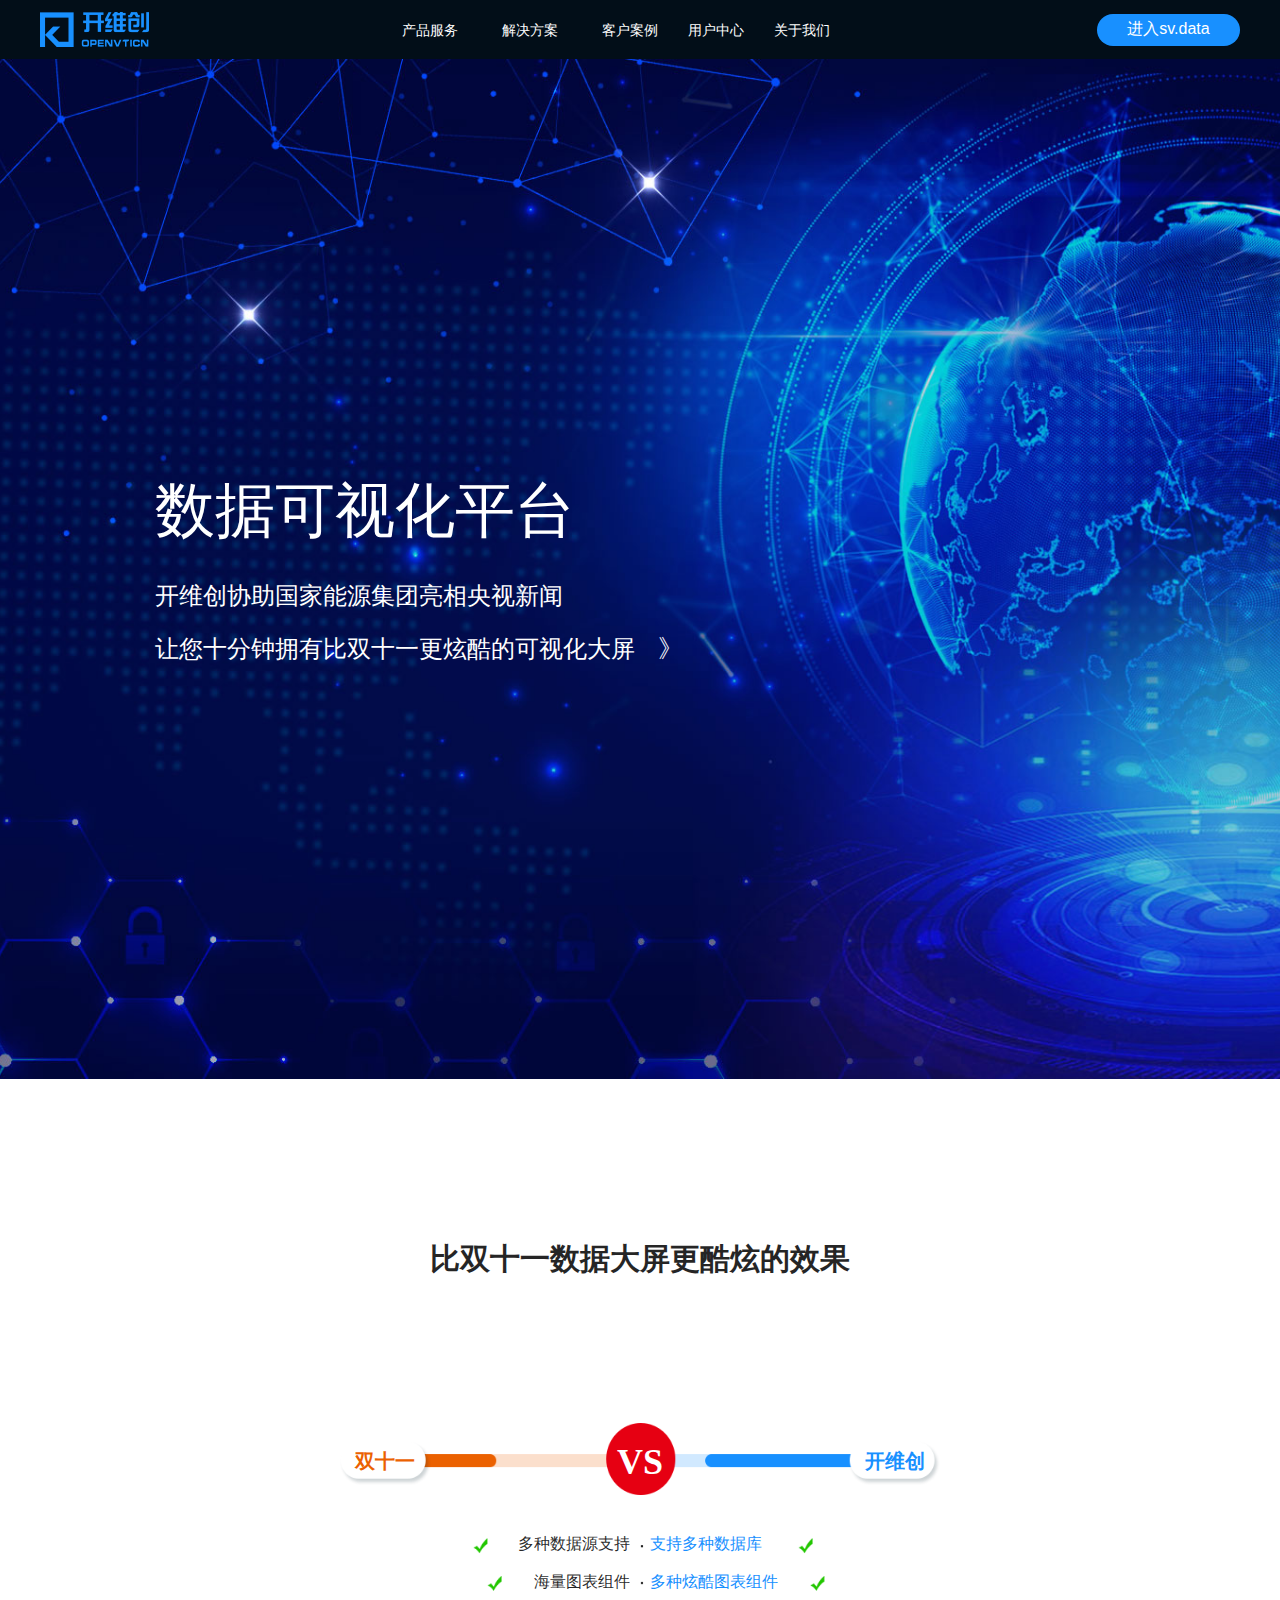
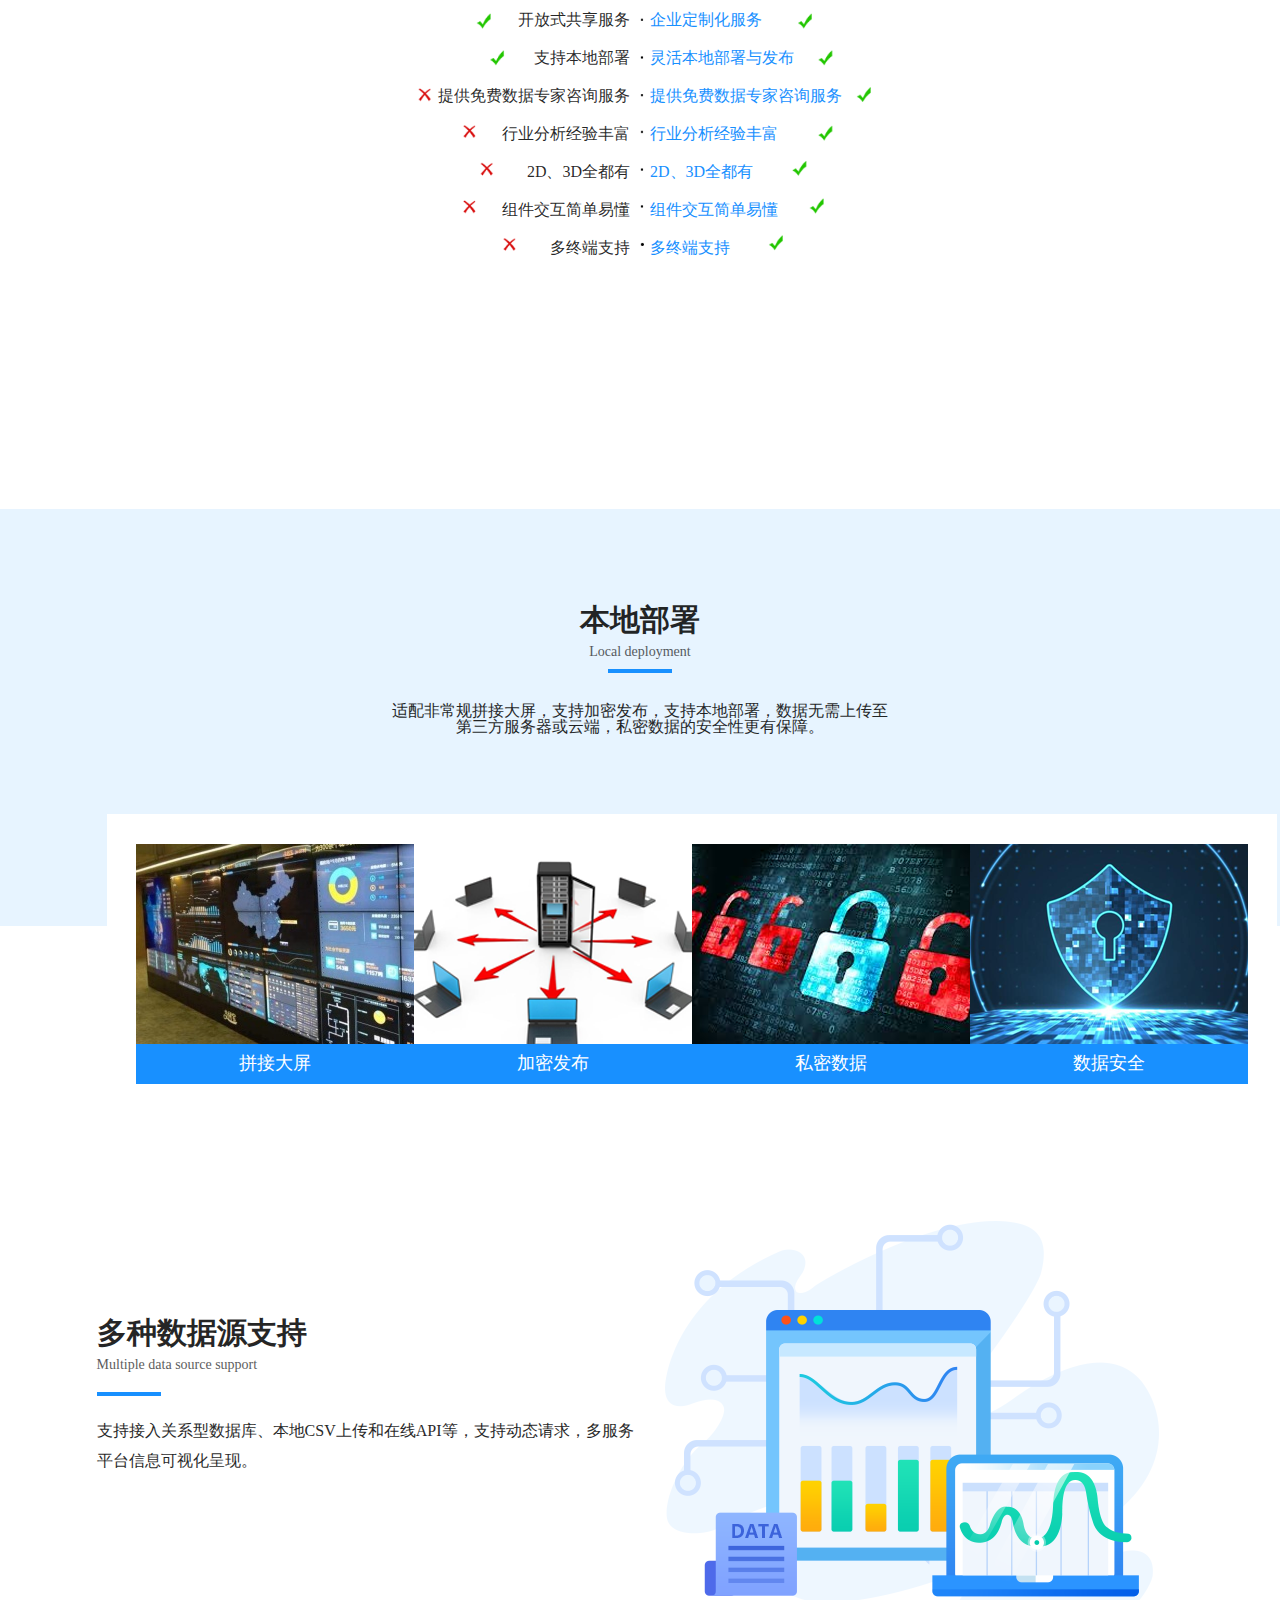
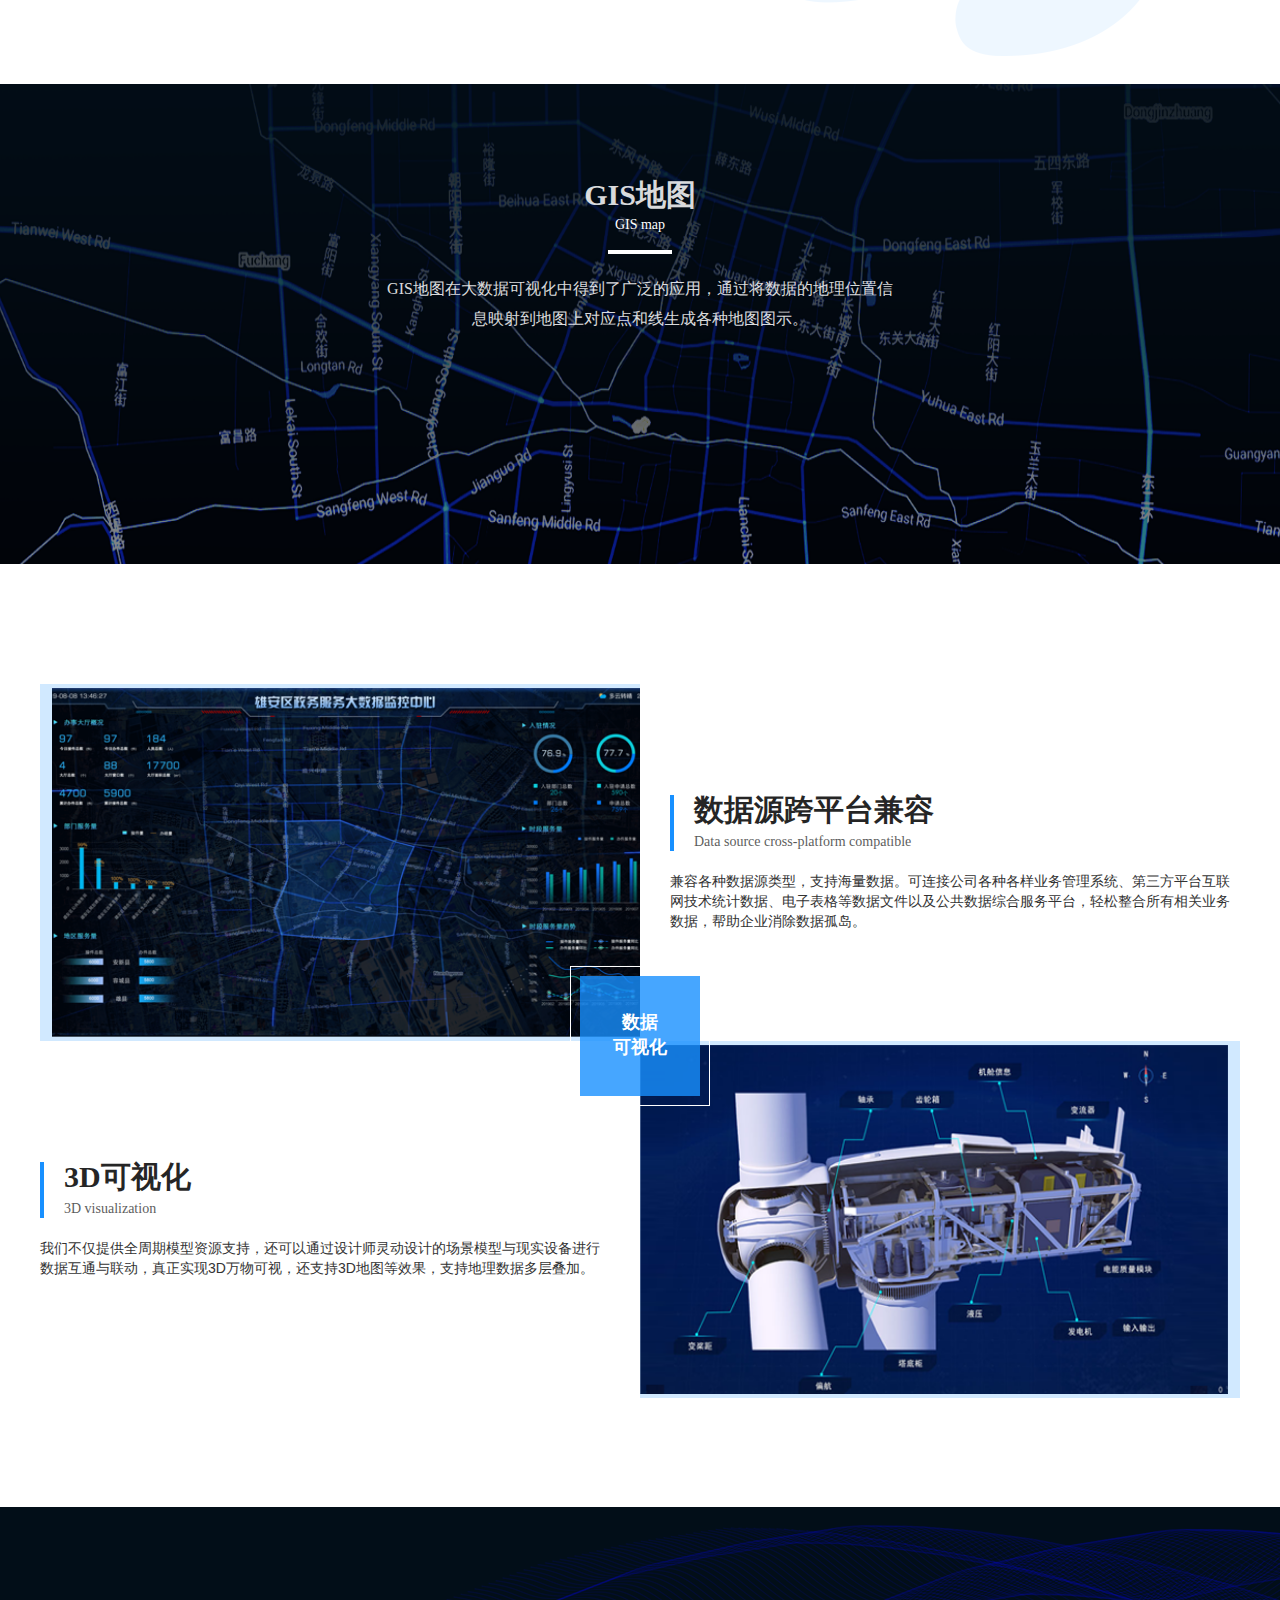
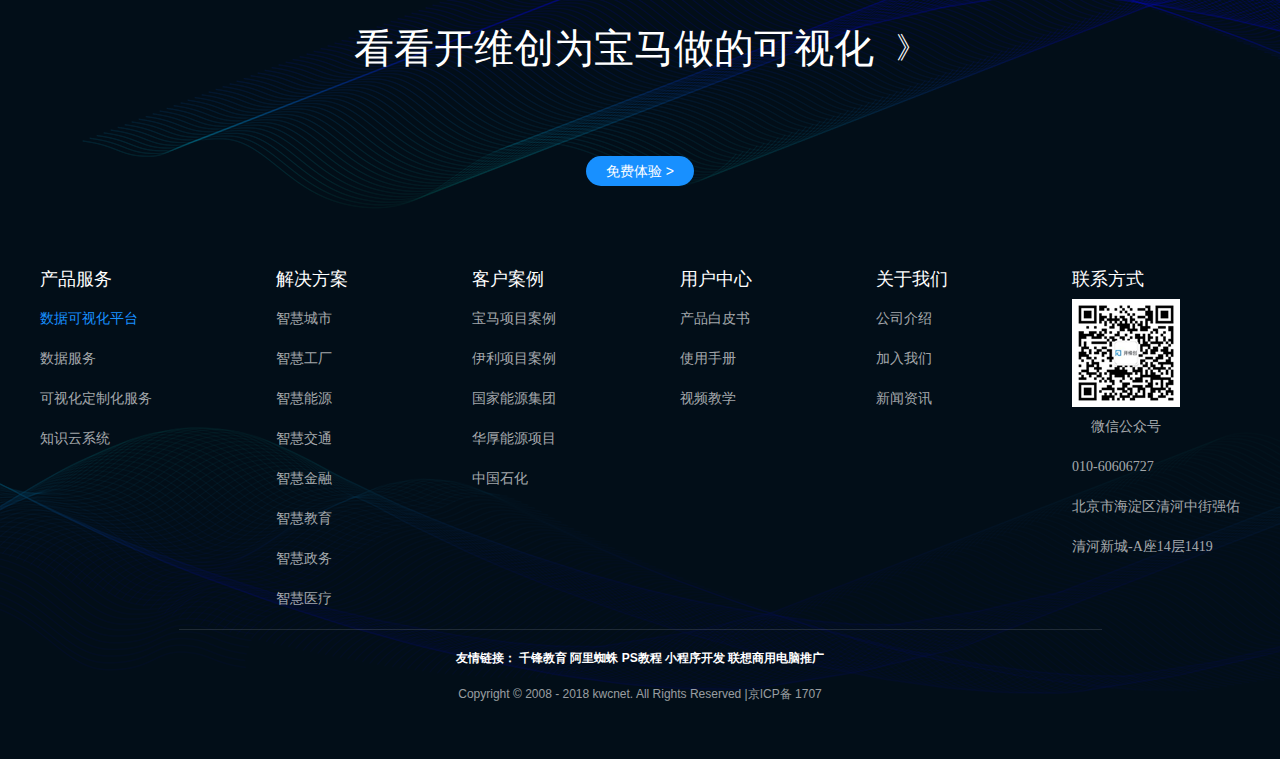
<file: views/VisualTerrace.html>
<!DOCTYPE html>
<html lang="en">

<head>
  <meta charset="UTF-8">
  <meta name="viewport" content="width=device-width, initial-scale=1.0">
  <meta http-equiv="X-UA-Compatible" content="ie=edge">
  <title>Document</title>
  <link rel="stylesheet" href="../css/components/normalize.css">
  <link rel="stylesheet" href="../plugins/bootstrap-3.3.7/css/bootstrap.min.css">
  <link rel="stylesheet" href="../css/components/header.css">
  <link rel="stylesheet" href="../css/components/footer.css">
  <link rel="stylesheet" href="../css/components/bootstrap-reset.css">
  <link rel="stylesheet" href="../assets/fonts/iconfont.css">
  <link rel="stylesheet" href="../css/views/visualTerrace.css">
  <link rel="stylesheet" href="../css/appstyle/appVisual.css">
</head>

<body>
  <!-- 数据可视化平台页面 -->
  <div class="detail-box">
    <div class="home-headr">
      <nav class="navbar">
        <div class="container2">
          <div class="navbar-header">
            <a class="navbar-brand d-flex justify-content-center align-items-center" href="../index.html">
              <img src="../assets/img/LOGO.png">
            </a>
            <button type="button" class="navbar-toggle collapsed navPadding" data-toggle="collapse"
              data-target="#head-navbar" aria-expanded="false">
              <span class="icon-bar"></span>
              <span class="icon-bar"></span>
              <span class="icon-bar"></span>
            </button>
          </div>
          <div class="collapse navbar-collapse navCenter" id="head-navbar">
            <div class="mask"></div>
            <ul class="nav navbar-nav">
              <li class="dropdown btnBox dropdownActive dropdownShow"><a href="../index.html">首页</a></li>
              <li class="dropdown btnBox">
                <a href="javascript:void(0)" class="dropdown-toggle navActive" data-toggle="dropdown" role="button" aria-haspopup="true"
                  aria-expanded="false">产品服务<span class="spanBtn glyphicon glyphicon-menu-down"></span></a>
                <ul class="dropdown-menu">
                  <li><a  href="./VisualTerrace.html">数据可视化平台</a></li>
                  <li><a href="./ProductSerice.html">数据服务</a></li>
                  <li><a href="./CustomServe.html">可视化定制服务</a></li>
                  <li><a href="./ClientCase.html">知识云系统</a></li>
                </ul>
              </li>
              <li class="dropdown btnBox">
                <a href="javascript:void(0)" class="dropdown-toggle" data-toggle="dropdown" role="button" aria-haspopup="true"
                  aria-expanded="false">解决方案<span class="spanBtn glyphicon glyphicon-menu-down"></span></a>
                <ul class="dropdown-menu dropdown-doublerow">
                  <li><a href="javascript:void(0)">智慧城市</a></li>
                  <li><a href="javascript:void(0)">智慧工厂</a></li>
                  <li><a href="./SmartFinance.html">智慧金融</a></li>
                  <li><a href="javascript:void(0)">智慧交通</a></li>
                  <li><a href="./Solution.html">智慧能源</a></li>
                  <li><a href="javascript:void(0)">智慧教育</a></li>
                  <li><a href="javascript:void(0)">智慧政务</a></li>
                  <li><a href="javascript:void(0)">智慧医疗</a></li>
                </ul>
              </li>
              <li class="dropdown btnBox"><a href="./ClientCase.html">客户案例</a></li>
              <li class="dropdown btnBox"><a href="./UserCenter.html">用户中心</a></li>
              <li class="dropdown btnBox">
                <a href="javascript:void(0)" class="dropdown-toggle" data-toggle="dropdown" role="button" aria-haspopup="true"
                  aria-expanded="false">关于我们<span class="spanBtn glyphicon glyphicon-menu-down"></span></a>
                <ul class="dropdown-menu">
                  <li><a href="./CompanyLetter.html">公司介绍</a></li>
                  <li><a href="./Aboutus.html">加入我们</a></li>
                  <li><a href="./NewsList.html">新闻资讯</a></li>
                </ul>
              </li>
            </ul>
          </div>
          <div class="headr-page">
            <span>进入sv.data</span>
          </div>
        </div>
      </nav>
    </div>
    <!-- 新闻内容 -->
    <div class="product-content">
      <div class="product-talking">
        <div class="container">
          <div class="row">
            <div class="col-lg-1 col-xs-1"></div>
            <div class="col-lg-10 col-xs-10">
              <div class="visu-box">
                <p class="product-text">数据可视化平台</p>
                <p class="product-text2">开维创协助国家能源集团亮相央视新闻</p>
                <div class="product-text3">让您十分钟拥有比双十一更炫酷的可视化大屏
                  <p class="product-into">
                    <span>》</span>
                  </p>
                </div>
              </div>
            </div>
            <div class="col-lg-1 col-xs-1"></div>
          </div>
        </div>
      </div>
      <!-- 双十一 -->
      <div class="both-box">
        <div class="analysis-box">
          <div class="analysis-contnet">
            <p class="analysis-p">比双十一数据大屏更酷炫的效果</p>
            <div>
              <!-- <div class="analysis-btn">
                <div class="analysis-cannot"> <img src="../assets/img/X.png" alt=""> 拒绝数据源单一</div>
                <div class="analysis-cannot"> <img src="../assets/img/X.png" alt=""> 拒绝无3D</div>
                <div class="analysis-cannot"> <img src="../assets/img/X.png" alt=""> 拒绝复杂交互</div>
                <div class="analysis-cannot"> <img src="../assets/img/X.png" alt=""> 拒绝无数据分析</div>
              </div> -->
              <div class="compete-box">
                <div class="com-box">
                  <div class="compete-text1">双十一</div>
                  <div class="compete-text2">VS</div>
                  <div class="compete-text3">开维创</div>
                </div>
              </div>
              <div class="analysis-ul">
                <div>
                  <li>多种数据源支持</li>
                  <li>海量图表组件</li>
                  <li>开放式共享服务</li>
                  <li>支持本地部署</li>
                  <li>提供免费数据专家咨询服务</li>
                  <li>行业分析经验丰富</li>
                  <li>2D、3D全都有</li>
                  <li>组件交互简单易懂</li>
                  <li>多终端支持</li>
                </div>
                <div></div>
                <div class="analysis-right">
                  <li>支持多种数据库</li>
                  <li>多种炫酷图表组件</li>
                  <li>企业定制化服务</li>
                  <li>灵活本地部署与发布</li>
                  <li>提供免费数据专家咨询服务</li>
                  <li>行业分析经验丰富</li>
                  <li>2D、3D全都有</li>
                  <li>组件交互简单易懂</li>
                  <li>多终端支持</li>
                </div>
              </div>
            </div>
          </div>
        </div>
        <div class="container analysis-img">
          <div class="row">
            <div class="analysis-yi col-md-12 col-xs-12 col-sm-12"></div>
          </div>
        </div>
      </div>
      <div class="find-box row">
        <div class="find-bg">
          <div class="col-lg-1"></div>
          <div class="col-lg-10 col-xs-12 row find-content">
            <div class="col-lg-12 col-xs-12 find-text">
              <p>本地部署</p>
              <p>Local deployment</p>
              <p class="center-block"></p>
              <p class="center-block">适配非常规拼接大屏，支持加密发布，支持本地部署，数据无需上传至第三方服务器或云端，私密数据的安全性更有保障。</p>
            </div>
            <div class="find-img container">
              <div class="row">
                <div class="findimg-box col-lg-3 col-xs-6 col-md-6"><img class="" src="../assets/img/vi/ben-01.png"
                    alt="">
                  <p>拼接大屏</p>
                </div>
                <div class="findimg-box col-lg-3 col-xs-6 col-md-6"><img class="" src="../assets/img/vi/ben-02.png"
                    alt="">
                  <p>加密发布</p>
                </div>
                <div class="findimg-box col-lg-3 col-xs-6 col-md-6"><img class="imgTop"
                    src="../assets/img/vi/ben-03.png" alt="">
                  <p>私密数据</p>
                </div>
                <div class="findimg-box col-lg-3 col-xs-6 col-md-6"><img class="imgTop"
                    src="../assets/img/vi/ben-04.png" alt="">
                  <p>数据安全</p>
                </div>
              </div>
            </div>
          </div>
          <div class="col-lg-1"></div>
        </div>
      </div>
      <!-- 数据可视化 -->
      <div class="product-example row">
        <div class="col-lg-1 col-xs-0"></div>
        <div class="example-box col-lg-10  col-xs-12 container">
          <div class="row example-row">
            <div class="col-lg-6 col-xs-12 example-left">
              <p class="example-title">多种数据源支持</p>
              <p class="example-en">Multiple data source support</p>
              <p class="example-line"></p>
              <p class="example-text">支持接入关系型数据库、本地CSV上传和在线API等，支持动态请求，多服务平台信息可视化呈现。</p>
            </div>
            <div class="col-lg-6 col-xs-12 example-right">
              <img src="../assets/img/vi/visu-data.png" alt="">
            </div>
          </div>
        </div>
        <div class="col-lg-1 col-xs-0"></div>
      </div>
      <!-- GIS地图 -->
      <div class="custom-two row">
        <img src="../assets/img/vi/gis.png" alt="">
        <div class="two-text">
          <p>GIS地图</p>
          <p>GIS map</p>
          <p></p>
          <p>GIS地图在大数据可视化中得到了广泛的应用，通过将数据的地理位置信息映射到地图上对应点和线生成各种地图图示。</p>
        </div>
      </div>
      <!-- 数据定制 -->
      <div class="custom-box row">
        <div class="col-lg-10 col-xs-12 col-md-12 custom-place">
          <div class="col-lg-12 col-md-12 col-xs-12">
            <div class="col-lg-6 col-xs-12 col-md-6">
              <div class="custom-img2">
                <img src="../assets/img/vi/vis-zhi01.png" alt="">
              </div>
            </div>
            <div class="col-lg-6 col-xs-12 col-md-6 custom-text cxt-1">
              <div class="custom-title">
                <div class="custom-top">
                  <p class="custom-twig"></p>
                  <div class="custom-tetx">
                    <p>数据源跨平台兼容</p>
                    <p>Data source cross-platform compatible</p>
                  </div>
                </div>
                <p class="explain-text">
                  兼容各种数据源类型，支持海量数据。可连接公司各种各样业务管理系统、第三方平台互联网技术统计数据、电子表格等数据文件以及公共数据综合服务平台，轻松整合所有相关业务数据，帮助企业消除数据孤岛。</p>
              </div>
            </div>
          </div>
          <div class="col-lg-12 col-xs-12  col-md-12">
            <div class="col-lg-6 col-xs-12 col-md-6 custom-text cxt-2">
              <div class="custom-title">
                <div class="custom-top">
                  <p class="custom-twig"></p>
                  <div class="custom-tetx">
                    <p>3D可视化</p>
                    <p>3D visualization</p>
                  </div>
                </div>
                <p class="explain-text">
                  我们不仅提供全周期模型资源支持，还可以通过设计师灵动设计的场景模型与现实设备进行数据互通与联动，真正实现3D万物可视，还支持3D地图等效果，支持地理数据多层叠加。</p>
              </div>
            </div>
            <div class="col-lg-6 col-xs-12  col-md-6" style="padding: 0px;">
              <div class="custom-img">
                <img src="../assets/img/vi/vis-zhi02.png" alt="" style="margin-left:0px">
              </div>
            </div>
          </div>
        </div>
        <div class="place-box">
          <div class="place-blue">
            <div class="place-text">
              <p>数据</p>
              <p>可视化</p>
            </div>
          </div>
        </div>
        <!-- 移动轮播 -->
        <div class="custom-app container">
          <div class="row">
            <div class="app-lunbo col-md-12 col-xs-12 col-sm-12">
              <div class="col-lg-6 col-xs-12 custom-text">
                <div class="custom-title">
                  <div class="custom-top">
                    <span></span>
                    <span class="app-text">数据源跨平台兼容</span>
                    <span class="app-text2">Data source cross-platform compatible</span>
                  </div>
                  <p class="app-text3">
                    兼容各种数据源类型，支持海量数据。可连接公司各种各样业务管理系统、第三方平台互联网技术统计数据、电子表格等数据文件以及公共数据综合服务平台，轻松整合所有相关业务数据，帮助企业消除数据孤岛。</p>
                </div>
              </div>
              <div class="col-lg-6 col-xs-12 app-img" style="padding: 0px;">
                <img src="../assets/img/vi/vis-zhi01.png" alt="" style="margin-left:0px">
              </div>
            </div>
            <div class="app-lunbo col-md-12 col-xs-12 col-sm-12">
              <div class="col-lg-6 col-xs-12 custom-text">
                <div class="custom-title">
                  <div class="custom-top">
                    <span></span>
                    <span class="app-text">3D可视化</span>
                    <span class="app-text2">3D visualization</span>
                  </div>
                  <p class="app-text3">我们不仅提供全周期模型资源支持，还可以通过设计师灵动设计的场景模型与现实设备进行数据互通与联动，真正实现3D万物可视，还支持3D地图等效果，支持地理数据多层叠加。
                  </p>
                </div>
              </div>
              <div class="col-lg-6 col-xs-12 app-img" style="padding: 0px;">
                <img src="../assets/img/vi/vis-zhi02.png" alt="">
              </div>
            </div>
          </div>
          <div class="dot-box">
            <ul>
              <li class="dotEspe dotActive"></li>
              <li class="dotActive"></li>
            </ul>
          </div>
        </div>
      </div>
    </div>
    <!-- 底部 -->
    <div class="home-footer">
      <div class="footer-up">
        <p class="footer-p">看看开维创为宝马做的可视化&nbsp;&nbsp;<span style="font-size: 30px;"> 》</span> </p>
        <div class="footer-btn">
          <a href="javascript:void(0)" class="to-detail">
            <div class="btn-taste">免费体验 ></div>
          </a>
        </div>
      </div>
      <div class="footer-down">
        <div class="down-box">
          <div class="down-list">
            <ul>
              <li>产品服务</li>
              <a href="javascript:void(0)" class="to-detail">
                <li style="cursor: pointer;">数据可视化平台</li>
              </a>
              <a href="javascript:void(0)" class="to-detail">
                <li style="cursor: pointer;">数据服务</li>
              </a>
              <a href="javascript:void(0)" class="to-detail">
                <li style="cursor: pointer;">可视化定制化服务</li>
              </a>
              <a href="javascript:void(0)" class="to-detail">
                <li style="cursor: pointer;">知识云系统</li>
              </a>
            </ul>
            <ul>
              <li>解决方案</li>
              <a href="javascript:void(0)" class="to-detail">
                <li class="li-active" style="cursor: pointer;">智慧城市</li>
              </a>
              <a href="javascript:void(0)" class="to-detail">
                <li style="cursor: pointer;">智慧工厂</li>
              </a>
              <a href="javascript:void(0)" class="to-detail">
                <li style="cursor: pointer;">智慧能源</li>
              </a>
              <a href="javascript:void(0)" class="to-detail">
                <li style="cursor: pointer;">智慧交通</li>
              </a>
              <a href="javascript:void(0)" class="to-detail">
                <li style="cursor: pointer;">智慧金融</li>
              </a>
              <a href="javascript:void(0)" class="to-detail">
                <li style="cursor: pointer;">智慧教育</li>
              </a>
              <a href="javascript:void(0)" class="to-detail">
                <li style="cursor: pointer;">智慧政务</li>
              </a>
              <a href="javascript:void(0)" class="to-detail">
                <li style="cursor: pointer;">智慧医疗</li>
              </a>
            </ul>
            <ul>
              <li>客户案例</li>
              <a href="javascript:void(0)" class="to-detail">
                <li style="cursor: pointer;">宝马项目案例</li>
              </a>
              <a href="javascript:void(0)" class="to-detail">
                <li style="cursor: pointer;">伊利项目案例</li>
              </a>
              <a href="javascript:void(0)" class="to-detail">
                <li style="cursor: pointer;">国家能源集团</li>
              </a>
              <a href="javascript:void(0)" class="to-detail">
                <li style="cursor: pointer;">华厚能源项目</li>
              </a>
              <a href="javascript:void(0)" class="to-detail">
                <li style="cursor: pointer;">中国石化</li>
              </a>
            </ul>
            <ul>
              <li>用户中心</li>
              <a href="javascript:void(0)" class="to-detail">
                <li style="cursor: pointer;">产品白皮书</li>
              </a>
              <a href="javascript:void(0)" class="to-detail">
                <li style="cursor: pointer;">使用手册</li>
              </a>
              <a href="javascript:void(0)" class="to-detail">
                <li style="cursor: pointer;">视频教学</li>
              </a>
            </ul>
            <ul>
              <li>关于我们</li>
              <a href="javascript:void(0)" class="to-detail">
                <li style="cursor: pointer;">公司介绍</li>
              </a>
              <a href="javascript:void(0)" class="to-detail">
                <li style="cursor: pointer;">加入我们</li>
              </a>
              <a href="javascript:void(0)" class="to-detail">
                <li style="cursor: pointer;">新闻资讯</li>
              </a>
            </ul>
            <ul>
              <li>联系方式</li>
              <li class="erwei-box"><img src="../assets/img/erweima.png" alt=""></li>
              <li class="erwei-text">微信公众号</li>
              <li>010-60606727</li>
              <li class="site-box">北京市海淀区清河中街强佑清河新城-A座14层1419</li>
            </ul>
          </div>
          <div class="down-tail">
            <div class="tail-list">
              <p>
                友情链接：
                <a href="javascript:void(0)" class="to-detail">千锋教育</a>
                <a href="javascript:void(0)" class="to-detail">阿里蜘蛛</a>
                <a href="javascript:void(0)" class="to-detail">PS教程</a>
                <a href="javascript:void(0)" class="to-detail">小程序开发</a>
                <a href="javascript:void(0)" class="to-detail">联想商用电脑推广</a>
              </p>
              <p>Copyright © 2008 - 2018 kwcnet. All Rights Reserved |京ICP备 1707</p>
            </div>
          </div>
        </div>
      </div>
    </div>
    <!-- 移动端页脚 -->
    <div class="app-footer">
      <div class="app-box">
        <div>
          <p class="app-text">产品服务</p>
          <p>数据可视化平台</p>
          <p>数据服务</p>
          <p>可视化定制服务</p>
          <p>知识云系统</p>
        </div>
        <div>
          <p class="app-text">解决方案</p>
          <p>数据可视化平台</p>
          <p>数据服务</p>
          <p>可视化定制服务</p>
          <p>知识云系统</p>
        </div>
      </div>
      <div class="app-bei">
        <p>Copyright © 2008 - 2018 kwcnet. All Rights Reserved </p>
        <p>京ICP备 1707</p>
      </div>
    </div>
  </div>
</body>
<script src="../js/jquery.js"></script>
<script src="../js/convert.js"></script>
<script src="../plugins/bootstrap-3.3.7/js/bootstrap.js"></script>
<script src="../js/rollList.js"></script>
<script>
  $(document).ready(function () {
    appLunbo()
  });

  function appLunbo() {
    $('.app-lunbo').eq(1).hide();
    var j = 0
    var customLunbo = null

    function appTime() {
      j++;
      //当图片是最后一张的后面时，设置图片为第一张
      if (j == 2) {
        j = 0;
      }
      for (var i = 0; i < $('.app-lunbo').length; i++) {
        $('.app-lunbo').eq(i).hide()
        $(".dotActive").eq(i).removeClass("dotEspe");
      }
      $('.app-lunbo').eq(j).show()
      $(".dotActive").eq(j).addClass("dotEspe");
    }
    customLunbo = setInterval(appTime, 2000)
  }
</script>

</html>
</file>
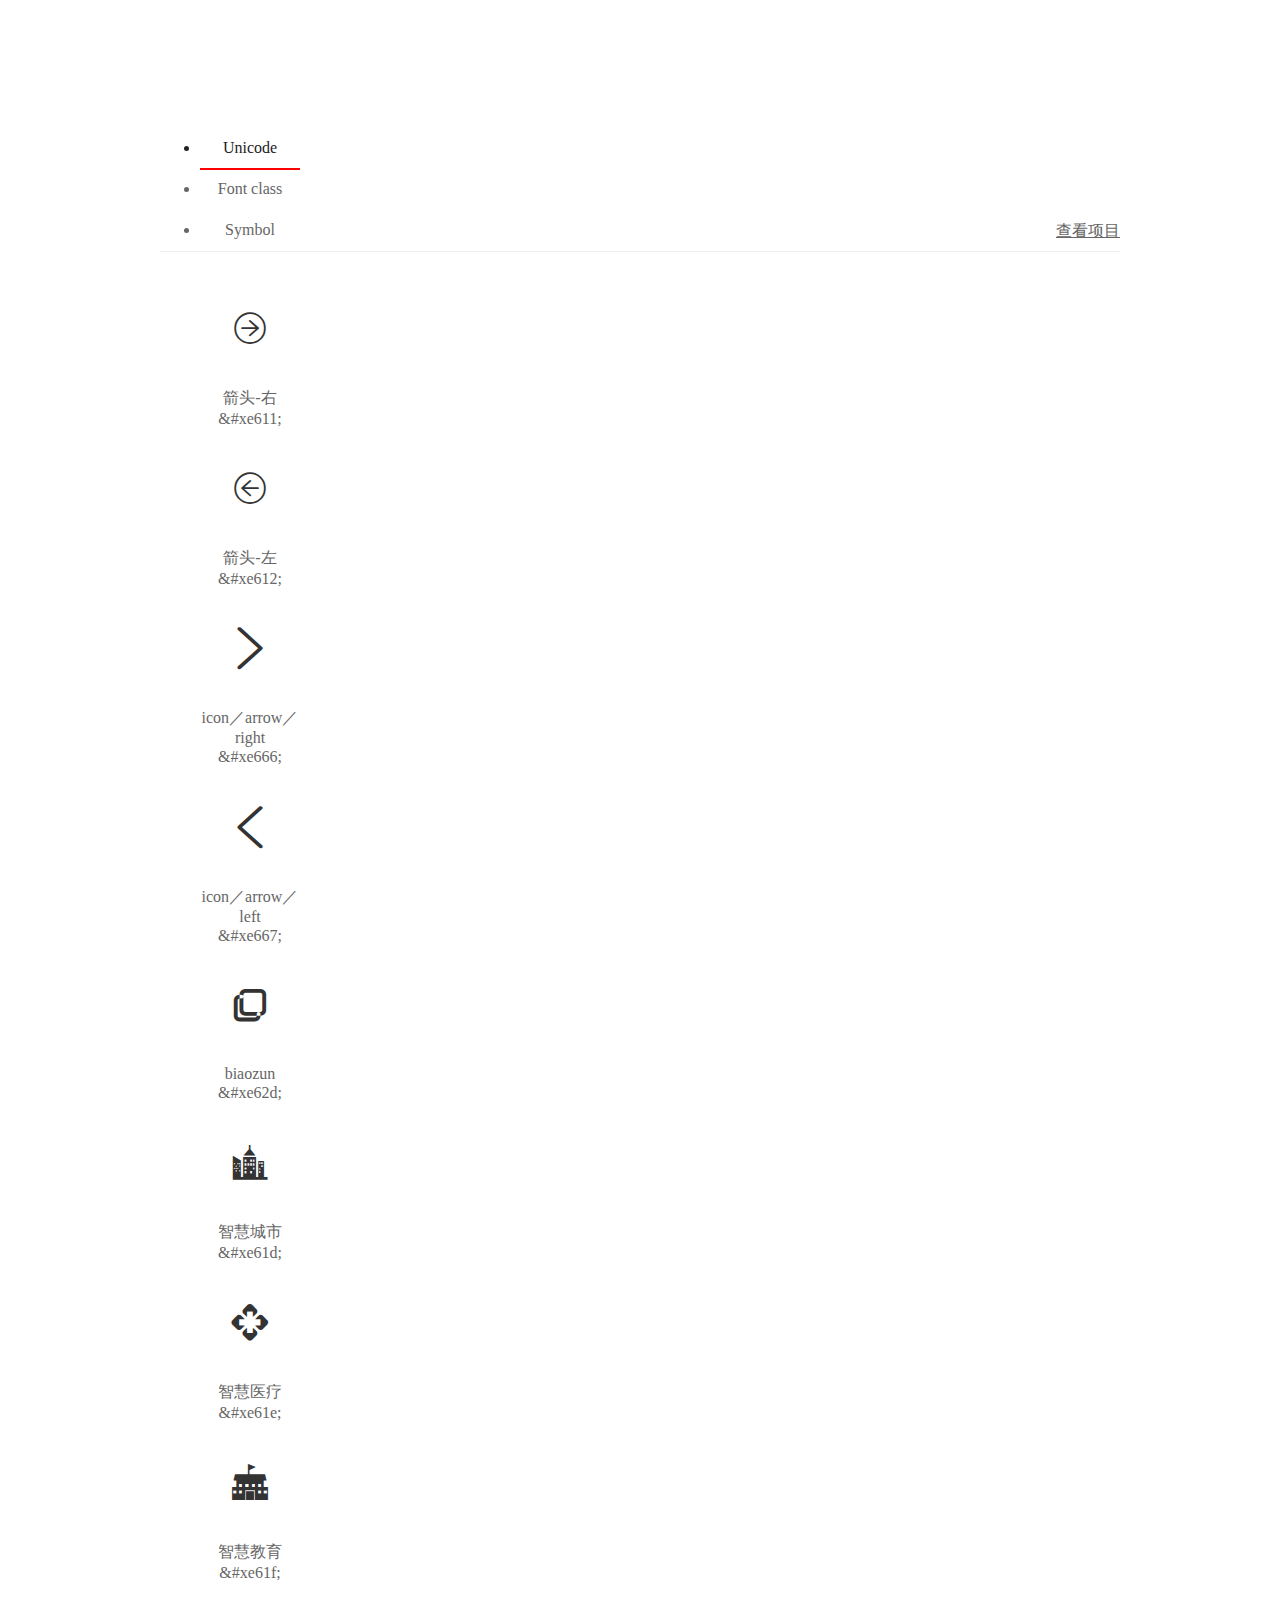
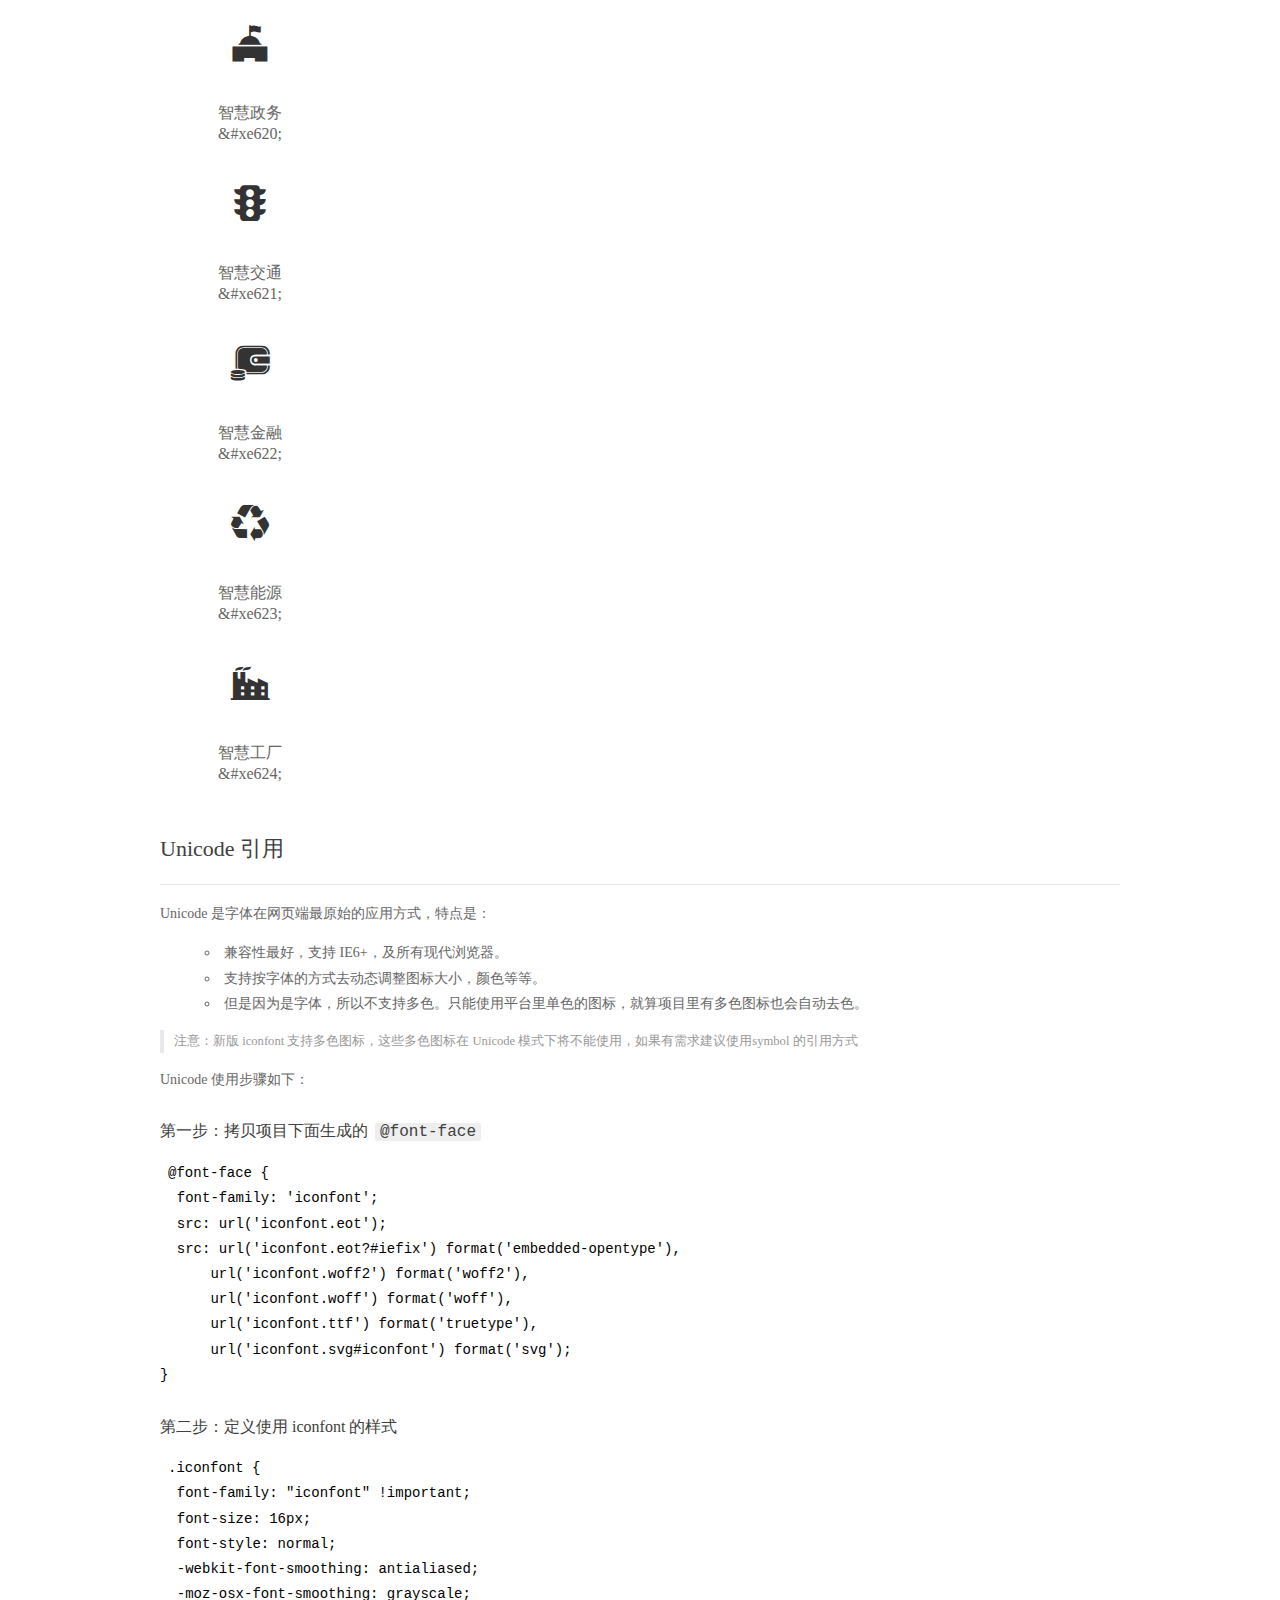
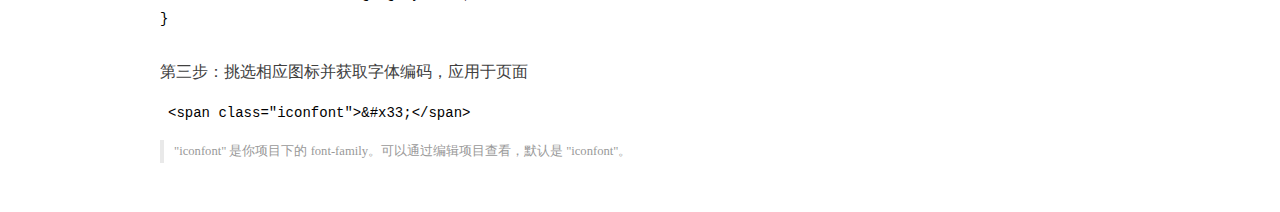
<file: assets/fonts/demo_index.html>
<!DOCTYPE html>
<html>
<head>
  <meta charset="utf-8"/>
  <title>IconFont Demo</title>
  <link rel="shortcut icon" href="https://gtms04.alicdn.com/tps/i4/TB1_oz6GVXXXXaFXpXXJDFnIXXX-64-64.ico" type="image/x-icon"/>
  <link rel="stylesheet" href="https://g.alicdn.com/thx/cube/1.3.2/cube.min.css">
  <link rel="stylesheet" href="demo.css">
  <link rel="stylesheet" href="iconfont.css">
  <script src="iconfont.js"></script>
  <!-- jQuery -->
  <script src="https://a1.alicdn.com/oss/uploads/2018/12/26/7bfddb60-08e8-11e9-9b04-53e73bb6408b.js"></script>
  <!-- 代码高亮 -->
  <script src="https://a1.alicdn.com/oss/uploads/2018/12/26/a3f714d0-08e6-11e9-8a15-ebf944d7534c.js"></script>
</head>
<body>
  <div class="main">
    <h1 class="logo"><a href="https://www.iconfont.cn/" title="iconfont 首页" target="_blank">&#xe86b;</a></h1>
    <div class="nav-tabs">
      <ul id="tabs" class="dib-box">
        <li class="dib active"><span>Unicode</span></li>
        <li class="dib"><span>Font class</span></li>
        <li class="dib"><span>Symbol</span></li>
      </ul>
      
      <a href="https://www.iconfont.cn/manage/index?manage_type=myprojects&projectId=1505886" target="_blank" class="nav-more">查看项目</a>
      
    </div>
    <div class="tab-container">
      <div class="content unicode" style="display: block;">
          <ul class="icon_lists dib-box">
          
            <li class="dib">
              <span class="icon iconfont">&#xe611;</span>
                <div class="name">箭头-右</div>
                <div class="code-name">&amp;#xe611;</div>
              </li>
          
            <li class="dib">
              <span class="icon iconfont">&#xe612;</span>
                <div class="name">箭头-左</div>
                <div class="code-name">&amp;#xe612;</div>
              </li>
          
            <li class="dib">
              <span class="icon iconfont">&#xe666;</span>
                <div class="name">icon／arrow／right</div>
                <div class="code-name">&amp;#xe666;</div>
              </li>
          
            <li class="dib">
              <span class="icon iconfont">&#xe667;</span>
                <div class="name">icon／arrow／left</div>
                <div class="code-name">&amp;#xe667;</div>
              </li>
          
            <li class="dib">
              <span class="icon iconfont">&#xe62d;</span>
                <div class="name">biaozun</div>
                <div class="code-name">&amp;#xe62d;</div>
              </li>
          
            <li class="dib">
              <span class="icon iconfont">&#xe61d;</span>
                <div class="name">智慧城市</div>
                <div class="code-name">&amp;#xe61d;</div>
              </li>
          
            <li class="dib">
              <span class="icon iconfont">&#xe61e;</span>
                <div class="name">智慧医疗</div>
                <div class="code-name">&amp;#xe61e;</div>
              </li>
          
            <li class="dib">
              <span class="icon iconfont">&#xe61f;</span>
                <div class="name">智慧教育</div>
                <div class="code-name">&amp;#xe61f;</div>
              </li>
          
            <li class="dib">
              <span class="icon iconfont">&#xe620;</span>
                <div class="name">智慧政务</div>
                <div class="code-name">&amp;#xe620;</div>
              </li>
          
            <li class="dib">
              <span class="icon iconfont">&#xe621;</span>
                <div class="name">智慧交通</div>
                <div class="code-name">&amp;#xe621;</div>
              </li>
          
            <li class="dib">
              <span class="icon iconfont">&#xe622;</span>
                <div class="name">智慧金融</div>
                <div class="code-name">&amp;#xe622;</div>
              </li>
          
            <li class="dib">
              <span class="icon iconfont">&#xe623;</span>
                <div class="name">智慧能源</div>
                <div class="code-name">&amp;#xe623;</div>
              </li>
          
            <li class="dib">
              <span class="icon iconfont">&#xe624;</span>
                <div class="name">智慧工厂</div>
                <div class="code-name">&amp;#xe624;</div>
              </li>
          
          </ul>
          <div class="article markdown">
          <h2 id="unicode-">Unicode 引用</h2>
          <hr>

          <p>Unicode 是字体在网页端最原始的应用方式，特点是：</p>
          <ul>
            <li>兼容性最好，支持 IE6+，及所有现代浏览器。</li>
            <li>支持按字体的方式去动态调整图标大小，颜色等等。</li>
            <li>但是因为是字体，所以不支持多色。只能使用平台里单色的图标，就算项目里有多色图标也会自动去色。</li>
          </ul>
          <blockquote>
            <p>注意：新版 iconfont 支持多色图标，这些多色图标在 Unicode 模式下将不能使用，如果有需求建议使用symbol 的引用方式</p>
          </blockquote>
          <p>Unicode 使用步骤如下：</p>
          <h3 id="-font-face">第一步：拷贝项目下面生成的 <code>@font-face</code></h3>
<pre><code class="language-css"
>@font-face {
  font-family: 'iconfont';
  src: url('iconfont.eot');
  src: url('iconfont.eot?#iefix') format('embedded-opentype'),
      url('iconfont.woff2') format('woff2'),
      url('iconfont.woff') format('woff'),
      url('iconfont.ttf') format('truetype'),
      url('iconfont.svg#iconfont') format('svg');
}
</code></pre>
          <h3 id="-iconfont-">第二步：定义使用 iconfont 的样式</h3>
<pre><code class="language-css"
>.iconfont {
  font-family: "iconfont" !important;
  font-size: 16px;
  font-style: normal;
  -webkit-font-smoothing: antialiased;
  -moz-osx-font-smoothing: grayscale;
}
</code></pre>
          <h3 id="-">第三步：挑选相应图标并获取字体编码，应用于页面</h3>
<pre>
<code class="language-html"
>&lt;span class="iconfont"&gt;&amp;#x33;&lt;/span&gt;
</code></pre>
          <blockquote>
            <p>"iconfont" 是你项目下的 font-family。可以通过编辑项目查看，默认是 "iconfont"。</p>
          </blockquote>
          </div>
      </div>
      <div class="content font-class">
        <ul class="icon_lists dib-box">
          
          <li class="dib">
            <span class="icon iconfont iconchangyongicon-"></span>
            <div class="name">
              箭头-右
            </div>
            <div class="code-name">.iconchangyongicon-
            </div>
          </li>
          
          <li class="dib">
            <span class="icon iconfont iconchangyongicon-1"></span>
            <div class="name">
              箭头-左
            </div>
            <div class="code-name">.iconchangyongicon-1
            </div>
          </li>
          
          <li class="dib">
            <span class="icon iconfont iconiconarrowright"></span>
            <div class="name">
              icon／arrow／right
            </div>
            <div class="code-name">.iconiconarrowright
            </div>
          </li>
          
          <li class="dib">
            <span class="icon iconfont iconiconarrowleft"></span>
            <div class="name">
              icon／arrow／left
            </div>
            <div class="code-name">.iconiconarrowleft
            </div>
          </li>
          
          <li class="dib">
            <span class="icon iconfont iconbiaozun"></span>
            <div class="name">
              biaozun
            </div>
            <div class="code-name">.iconbiaozun
            </div>
          </li>
          
          <li class="dib">
            <span class="icon iconfont iconzhihuichengshi"></span>
            <div class="name">
              智慧城市
            </div>
            <div class="code-name">.iconzhihuichengshi
            </div>
          </li>
          
          <li class="dib">
            <span class="icon iconfont iconzhihuiyiliao"></span>
            <div class="name">
              智慧医疗
            </div>
            <div class="code-name">.iconzhihuiyiliao
            </div>
          </li>
          
          <li class="dib">
            <span class="icon iconfont iconzhihuijiaoyu"></span>
            <div class="name">
              智慧教育
            </div>
            <div class="code-name">.iconzhihuijiaoyu
            </div>
          </li>
          
          <li class="dib">
            <span class="icon iconfont iconzhihuizhengwu"></span>
            <div class="name">
              智慧政务
            </div>
            <div class="code-name">.iconzhihuizhengwu
            </div>
          </li>
          
          <li class="dib">
            <span class="icon iconfont iconzhihuijiaotong"></span>
            <div class="name">
              智慧交通
            </div>
            <div class="code-name">.iconzhihuijiaotong
            </div>
          </li>
          
          <li class="dib">
            <span class="icon iconfont iconzhihuijinrong"></span>
            <div class="name">
              智慧金融
            </div>
            <div class="code-name">.iconzhihuijinrong
            </div>
          </li>
          
          <li class="dib">
            <span class="icon iconfont iconzhihuinengyuan"></span>
            <div class="name">
              智慧能源
            </div>
            <div class="code-name">.iconzhihuinengyuan
            </div>
          </li>
          
          <li class="dib">
            <span class="icon iconfont iconzhihuigongchang"></span>
            <div class="name">
              智慧工厂
            </div>
            <div class="code-name">.iconzhihuigongchang
            </div>
          </li>
          
        </ul>
        <div class="article markdown">
        <h2 id="font-class-">font-class 引用</h2>
        <hr>

        <p>font-class 是 Unicode 使用方式的一种变种，主要是解决 Unicode 书写不直观，语意不明确的问题。</p>
        <p>与 Unicode 使用方式相比，具有如下特点：</p>
        <ul>
          <li>兼容性良好，支持 IE8+，及所有现代浏览器。</li>
          <li>相比于 Unicode 语意明确，书写更直观。可以很容易分辨这个 icon 是什么。</li>
          <li>因为使用 class 来定义图标，所以当要替换图标时，只需要修改 class 里面的 Unicode 引用。</li>
          <li>不过因为本质上还是使用的字体，所以多色图标还是不支持的。</li>
        </ul>
        <p>使用步骤如下：</p>
        <h3 id="-fontclass-">第一步：引入项目下面生成的 fontclass 代码：</h3>
<pre><code class="language-html">&lt;link rel="stylesheet" href="./iconfont.css"&gt;
</code></pre>
        <h3 id="-">第二步：挑选相应图标并获取类名，应用于页面：</h3>
<pre><code class="language-html">&lt;span class="iconfont iconxxx"&gt;&lt;/span&gt;
</code></pre>
        <blockquote>
          <p>"
            iconfont" 是你项目下的 font-family。可以通过编辑项目查看，默认是 "iconfont"。</p>
        </blockquote>
      </div>
      </div>
      <div class="content symbol">
          <ul class="icon_lists dib-box">
          
            <li class="dib">
                <svg class="icon svg-icon" aria-hidden="true">
                  <use xlink:href="#iconchangyongicon-"></use>
                </svg>
                <div class="name">箭头-右</div>
                <div class="code-name">#iconchangyongicon-</div>
            </li>
          
            <li class="dib">
                <svg class="icon svg-icon" aria-hidden="true">
                  <use xlink:href="#iconchangyongicon-1"></use>
                </svg>
                <div class="name">箭头-左</div>
                <div class="code-name">#iconchangyongicon-1</div>
            </li>
          
            <li class="dib">
                <svg class="icon svg-icon" aria-hidden="true">
                  <use xlink:href="#iconiconarrowright"></use>
                </svg>
                <div class="name">icon／arrow／right</div>
                <div class="code-name">#iconiconarrowright</div>
            </li>
          
            <li class="dib">
                <svg class="icon svg-icon" aria-hidden="true">
                  <use xlink:href="#iconiconarrowleft"></use>
                </svg>
                <div class="name">icon／arrow／left</div>
                <div class="code-name">#iconiconarrowleft</div>
            </li>
          
            <li class="dib">
                <svg class="icon svg-icon" aria-hidden="true">
                  <use xlink:href="#iconbiaozun"></use>
                </svg>
                <div class="name">biaozun</div>
                <div class="code-name">#iconbiaozun</div>
            </li>
          
            <li class="dib">
                <svg class="icon svg-icon" aria-hidden="true">
                  <use xlink:href="#iconzhihuichengshi"></use>
                </svg>
                <div class="name">智慧城市</div>
                <div class="code-name">#iconzhihuichengshi</div>
            </li>
          
            <li class="dib">
                <svg class="icon svg-icon" aria-hidden="true">
                  <use xlink:href="#iconzhihuiyiliao"></use>
                </svg>
                <div class="name">智慧医疗</div>
                <div class="code-name">#iconzhihuiyiliao</div>
            </li>
          
            <li class="dib">
                <svg class="icon svg-icon" aria-hidden="true">
                  <use xlink:href="#iconzhihuijiaoyu"></use>
                </svg>
                <div class="name">智慧教育</div>
                <div class="code-name">#iconzhihuijiaoyu</div>
            </li>
          
            <li class="dib">
                <svg class="icon svg-icon" aria-hidden="true">
                  <use xlink:href="#iconzhihuizhengwu"></use>
                </svg>
                <div class="name">智慧政务</div>
                <div class="code-name">#iconzhihuizhengwu</div>
            </li>
          
            <li class="dib">
                <svg class="icon svg-icon" aria-hidden="true">
                  <use xlink:href="#iconzhihuijiaotong"></use>
                </svg>
                <div class="name">智慧交通</div>
                <div class="code-name">#iconzhihuijiaotong</div>
            </li>
          
            <li class="dib">
                <svg class="icon svg-icon" aria-hidden="true">
                  <use xlink:href="#iconzhihuijinrong"></use>
                </svg>
                <div class="name">智慧金融</div>
                <div class="code-name">#iconzhihuijinrong</div>
            </li>
          
            <li class="dib">
                <svg class="icon svg-icon" aria-hidden="true">
                  <use xlink:href="#iconzhihuinengyuan"></use>
                </svg>
                <div class="name">智慧能源</div>
                <div class="code-name">#iconzhihuinengyuan</div>
            </li>
          
            <li class="dib">
                <svg class="icon svg-icon" aria-hidden="true">
                  <use xlink:href="#iconzhihuigongchang"></use>
                </svg>
                <div class="name">智慧工厂</div>
                <div class="code-name">#iconzhihuigongchang</div>
            </li>
          
          </ul>
          <div class="article markdown">
          <h2 id="symbol-">Symbol 引用</h2>
          <hr>

          <p>这是一种全新的使用方式，应该说这才是未来的主流，也是平台目前推荐的用法。相关介绍可以参考这篇<a href="">文章</a>
            这种用法其实是做了一个 SVG 的集合，与另外两种相比具有如下特点：</p>
          <ul>
            <li>支持多色图标了，不再受单色限制。</li>
            <li>通过一些技巧，支持像字体那样，通过 <code>font-size</code>, <code>color</code> 来调整样式。</li>
            <li>兼容性较差，支持 IE9+，及现代浏览器。</li>
            <li>浏览器渲染 SVG 的性能一般，还不如 png。</li>
          </ul>
          <p>使用步骤如下：</p>
          <h3 id="-symbol-">第一步：引入项目下面生成的 symbol 代码：</h3>
<pre><code class="language-html">&lt;script src="./iconfont.js"&gt;&lt;/script&gt;
</code></pre>
          <h3 id="-css-">第二步：加入通用 CSS 代码（引入一次就行）：</h3>
<pre><code class="language-html">&lt;style&gt;
.icon {
  width: 1em;
  height: 1em;
  vertical-align: -0.15em;
  fill: currentColor;
  overflow: hidden;
}
&lt;/style&gt;
</code></pre>
          <h3 id="-">第三步：挑选相应图标并获取类名，应用于页面：</h3>
<pre><code class="language-html">&lt;svg class="icon" aria-hidden="true"&gt;
  &lt;use xlink:href="#icon-xxx"&gt;&lt;/use&gt;
&lt;/svg&gt;
</code></pre>
          </div>
      </div>

    </div>
  </div>
  <script>
  $(document).ready(function () {
      $('.tab-container .content:first').show()

      $('#tabs li').click(function (e) {
        var tabContent = $('.tab-container .content')
        var index = $(this).index()

        if ($(this).hasClass('active')) {
          return
        } else {
          $('#tabs li').removeClass('active')
          $(this).addClass('active')

          tabContent.hide().eq(index).fadeIn()
        }
      })
    })
  </script>
</body>
</html>
</file>
<file: css/components/header.css>
.home-headr {
  width: 100%;
  height: 59px;
  background: #020E18;
  display: flex;
  justify-content: center;
  align-items: center;
  z-index: 9;
  position: fixed;
}

.headr-box {
  width: 12px;
  height: 100%;
  display: flex;
  align-items: center;
  justify-content: space-between;
}

.btn-group .dropdown-menu {
  background: #020E18;
  min-width: 100%;
  font-size: 14px;
  font-family: Microsoft YaHei;
  font-weight: 400;
  color: rgba(255, 255, 255, 0.85);
  padding-top: 20px;
}

.btn-group .dropdown-menu>li>a {
  color: #fff;
  margin: 0;
  padding: 3px 10px;
  text-align: center;
}

.dropdown-doublerow {
  width: 250px;
}

.dropdown-menu>li>a:hover {
  color: #1890FF !important;
  background: none;
}

.dropdown-menu>div>a:hover {
  color: #1890FF !important;
  background: none;
}

.dropdown-doublerow>li {
  margin-top: 4px;
  margin-bottom: 2px;
  margin-left: 10px;
  margin-right: 10px;
  display: inline-block;
}

.dropdown-menu>div>a {
  font-size: 14px;
  color: rgba(255, 255, 255, 1);
  text-decoration: none;
}

.headr-logo {
  height: 35px;
  background: url(../../assets/img/LOGO.png) 0 0 no-repeat;
  background-size: 100% 100%;
}

.navbar-nav>li>a {
  background: none;
  color: #fff;
}

.navbar-nav>li>a:hover {
  background: none;
  color: #1890FF;
}

.nav .open>a,
.nav .open>a:hover,
.nav .open>a:focus {
  background: none;
}

.nav>li>a:hover,
.nav>li>a:focus {
  background: none;
}


.home-headr a:hover,
.home-headr a:focus {
  color: #1890FF;
}

.headr-logo a {
  width: 100%;
  height: 100%;
}

.headr-logo a:hover,
.headr-logo a:focus {
  text-decoration: none;
}

.headr-page {
  width: 143px;
  height: 32px;
  font-size: 16px;
  background: #1890FF;
  cursor: pointer;
  border-radius: 16px;
  color: #fff;
  display: flex;
  justify-content: center;
  align-items: center;
}

.dropdown-menu {
  background: #020E18;
}

.dropdown-menu>li>a {
  color: #fff;
}

.icon-bar {
  background-color: #000;
}

.navbar-brand {
  display: flex;
  width: 109px;
  height: 100%;
  padding: 0;
  display: flex;
  align-items: center;
  margin: 0;
}

.navbar-brand img {
  height: 35px;
}

.container>.navbar-header,
.container-fluid>.navbar-header,
.container>.navbar-collapse,
.container-fluid>.navbar-collapse {
  margin: 0;
  padding: 0;
}

.navbar {
  height: 100%;
  margin: 0;
}

.container2 {
  height: 100%;
  width: 1200px;
  display: flex;
  justify-content: space-between;
  align-items: center;
}

.nav {
  display: flex;
  height: auto;
  align-items: center;
  justify-content: center;
}

.navbar-header {
  height: 100%;
}

a {
  color: #fff;
}

/* .container{
  display: flex;
  justify-content: space-around;
} */
.spanBtn {
  opacity: 0;
}

.nav .dropdownShow {
  display: none;
}

.navActive {
  color: #1890FF !important;
}

@media (max-width: 768px) {
  .dropdown-doublerow>div {
    display: flex;
    flex-direction: column;
    align-items: center;
  }

  .dropdown-menu>div>a {
    color: rgba(0, 0, 0, 0.5);
  }

  .spanBtn {
    opacity: 1;
    float: right;
  }

  .navbar-brand {
    margin-left: 24px;
  }

  .navbar-nav>li>a:hover {
    color: #000;
  }

  .headr-page {
    display: none;
  }

  .navbar-nav>li>a {
    color: #000;
  }

  .home-headr {
    background-color: #fff;

  }

  .navbar {
    margin: 0;
    width: 100%;
    display: flex;
    justify-content: space-evenly;
  }

  .navbar-header {
    width: 100%;
  }

  .container2 .mask {
    width: 100%;
    height: 100%;
    position: fixed;
    left: 0;
    top: 50px;
    z-index: 0;
    background: rgba(0, 0, 0, .2);
  }

  .nav {
    width: 50%;
    height: 100%;
    position: fixed;
    top: 50px;
    right: 0;
    display: block;
    background: rgba(250, 253, 255, 1);
    margin: 0;
  }

  .nav li {
    width: 100%;
    line-height: 44px;
  }

  .nav>li a {
    text-decoration: none;
  }

  .navbar .container {
    width: 100%;
    height: 100%;
  }

  .dropdown-menu {
    height: auto;
    box-shadow: none;
    background: none;
  }

  .dropdown-menu>li>a {
    color: rgba(0, 0, 0, 0.5);
  }

  .navbar-collapse {
    padding: 0;
  }

  .custom-place {
    display: none;
  }

  .nav .dropdownShow {
    display: block;
  }

  .dropdownActive {
    background: #1890FF;
  }

  .navbar-nav .dropdownActive a {
    color: rgba(255, 255, 255, 1);
  }

  .home-headr {
    height: 49px;
  }
}
</file>
<file: css/components/footer.css>
.home-footer {
  width: 100%;
  height: 852px;

}

.btn-taste {
  width: 108px;
  height: 30px;
  border-radius: 16px;
  background: #1890FF;
  display: flex;
  justify-content: center;
  align-items: center;
  color: #fff;
}

.footer-up {
  width: 100%;
  height: 352px;
  background: url(../../assets/img/f-01.png) no-repeat;
  background-size: cover;
}

.footer-p {
  margin-top: 0;
  width: 100%;
  display: flex;
  justify-content: center;
  height: 50%;
  font-size: 40px;
  color: rgba(255, 255, 255, 1);
  line-height: 70px;
  align-items: flex-end;
}

.footer-p i {
  font-size: 40px;
  margin-left: 33px;
}

.footer-btn {
  width: 100%;
  display: flex;
  justify-content: center;
  align-items: center;
  height: 50%;
}

.footer-down {
  width: 100%;
  height: 500px;
  background: url(../../assets/img/f-02.png) no-repeat;
  background-size: cover;
  display: flex;
  justify-content: center;
}

.down-box {
  width: 1200px;
  height: 50px;
  display: flex;
  flex-direction: column;
  justify-content: space-between;
}

.down-list {
  display: flex;
  justify-content: space-between;
}

.down-list .to-detail li {
  font-size: 14px;
  color: rgba(255, 255, 255, 0.65);
}

.down-box .down-list ul .li-active {
  color: #1890FF;
}

.erwei-box {
  width: 108px;
  height: 108px;
}

.erwei-box img {
  width: 100%;
  height: 100%;
}

.erwei-text {
  width: 108px;
  text-align: center;
}

.site-box {
  width: 168px;
}

.down-box ul li {
  font-size: 14px;
  font-family: Microsoft YaHei;
  font-weight: 400;
  color: rgba(255, 255, 255, 0.65);
  line-height: 40px;
}

.down-box ul>li:first-child {
  font-size: 18px;
  color: rgba(255, 255, 255, 1);
}

.down-tail {
  width: 100%;
  display: flex;
  justify-content: center;
}

.tail-list {
  width: 923px;
  height: 94px;
  border-top: 1px solid rgba(255, 255, 255, 0.12);
  display: flex;
  flex-direction: column;
  align-items: center;
  justify-content: space-evenly;
}

.tail-list p:nth-child(1) {
  font-size: 12px;
  font-weight: bold;
  color: rgba(255, 255, 255, 1);
}

.tail-list p:nth-child(2) {
  font-size: 12px;
  color: rgba(255, 255, 255, 0.6);
}

.tail-list p a:hover {
  color: #1890FF;
  cursor: pointer;
}

.down-box .to-detail li:hover {
  color: #1890FF;
  cursor: pointer;
}

.app-footer {
  width: 100%;
  height: 888px;
  display: none;
  background: rgba(2, 14, 24, 1);
}

@media (min-width: 992px) and (max-width: 1200px) {
  .down-box {
    width: calc(100% - 30px);
  }
}

@media (max-width: 992px) {
  .home-footer {
    display: none;
  }

  .app-footer {
    display: block;
  }

  .app-box {
    width: 100%;
    height: 762px;
    border-bottom: 1px solid rgba(255, 255, 255, 0.3);
    display: flex;
    flex-direction: column;
    justify-content: space-between;
  }

  .app-box div {
    display: flex;
    flex-direction: column;
    justify-content: space-around;
    height: 381px;
  }

  .app-box p {
    font-size: 28px;
    font-weight: 600;
    color: rgba(255, 255, 255, 0.65);
    text-indent: 24px;
  }

  .app-box p:nth-of-type(1) {
    font-size: 32px;
    color: #fff;
  }

  .app-bei {
    width: 100%;
    height: 125px;
    font-size: 22px;
    font-family: PingFangSC-Regular, PingFang SC;
    font-weight: 400;
    color: rgba(255, 255, 255, 0.5);
    line-height: 30px;
    display: flex;
    flex-direction: column;
    justify-content: center;
  }

  .app-bei p {
    text-indent: 32px;
  }
}

@media(max-width: 768px) {
  .app-box div {
    height: 190px;
  }

  .app-footer {
    height: 440px;
  }

  .app-box {
    height: 381px;
  }

  .app-box p {
    font-size: 14px;
    text-indent: 12px;
  }

  .app-box p:nth-of-type(1) {
    font-size: 16px;
  }

  .app-bei {
    height: 62px;
    font-size: 12px;
    line-height: 18px;
  }
}
</file>
<file: assets/fonts/iconfont.css>
@font-face {font-family: "iconfont";
  src: url('iconfont.eot?t=1574066867877'); /* IE9 */
  src: url('iconfont.eot?t=1574066867877#iefix') format('embedded-opentype'), /* IE6-IE8 */
  url('[data-uri]') format('woff2'),
  url('iconfont.woff?t=1574066867877') format('woff'),
  url('iconfont.ttf?t=1574066867877') format('truetype'), /* chrome, firefox, opera, Safari, Android, iOS 4.2+ */
  url('iconfont.svg?t=1574066867877#iconfont') format('svg'); /* iOS 4.1- */
}

.iconfont {
  font-family: "iconfont" !important;
  font-size: 16px;
  font-style: normal;
  -webkit-font-smoothing: antialiased;
  -moz-osx-font-smoothing: grayscale;
}

.iconchangyongicon-:before {
  content: "\e611";
}

.iconchangyongicon-1:before {
  content: "\e612";
}

.iconiconarrowright:before {
  content: "\e666";
}

.iconiconarrowleft:before {
  content: "\e667";
}

.iconbiaozun:before {
  content: "\e62d";
}

.iconzhihuichengshi:before {
  content: "\e61d";
}

.iconzhihuiyiliao:before {
  content: "\e61e";
}

.iconzhihuijiaoyu:before {
  content: "\e61f";
}

.iconzhihuizhengwu:before {
  content: "\e620";
}

.iconzhihuijiaotong:before {
  content: "\e621";
}

.iconzhihuijinrong:before {
  content: "\e622";
}

.iconzhihuinengyuan:before {
  content: "\e623";
}

.iconzhihuigongchang:before {
  content: "\e624";
}
</file>
<file: css/views/aboutus.css>
* {
  margin: 0;
  padding: 0;
}

.aboutus-box {
  width: 100%;
  height: 100%;
  overflow: hidden;
}

ul {
  margin: 0;
}

.aboutus-content {
  width: 100%;
  display: flex;
  justify-content: center;
  overflow: hidden;
}

.video-box {
  width: 100%;
  height: 600px;
  display: flex;
  justify-content: center;
  align-items: center;
  margin-top: 59px;
  background: url(../../assets/img/banner_jrwm.png) no-repeat;
  background-size: cover;
}

.video-text {
  font-size: 40px;
  font-family: Microsoft YaHei;
  font-weight: bold;
  color: rgba(255, 255, 255, 1);
  /* line-height: 1.45rem; */
}

.aboutus-list {
  margin-top: 30px;
  width: calc(100% - 80px);
  max-width: 1200px;
  padding: 0 15px;
  margin-bottom: 30px;
  background: rgba(255, 255, 255, 1);
  box-shadow: 0 5px 16px 4px rgba(0, 0, 0, 0.05);
  border-radius: 8px;
}

.list-headr {
  display: flex;
  align-items: center;
  margin: 55px auto 0;
}

.head-us {
  width: 100%;
  height: 175px;
}

.head-us p {
  margin: 0;
  text-align: center;
}

.head-us p:nth-of-type(1) {
  width: 100%;
  font-size: 30px;
  font-family: Microsoft YaHei;
  font-weight: bold;
  color: rgba(0, 0, 0, 0.85);
}

.head-us p:nth-of-type(2) {
  width: 100%;
  font-size: 14px;
  font-family: Microsoft YaHei;
  font-weight: 400;
  color: rgba(0, 0, 0, 0.65);
  line-height: 30px;
}

.head-us div {
  width: 100%;
  /* height: ; */
  display: flex;
  justify-content: center;
}

.crumbs-box {
  display: inline-block;
  width: 64px;
  height: 4px;
  background: rgba(24, 144, 255, 1);
}

.head-text {
  width: 100%;
  justify-content: center;
  overflow: hidden;
}

.head-text span {
  margin: 0 30px;
  margin-top: 29px;
  display: inline-block;
  width: 669px;
  height: 76px;
  font-size: 16px;
  line-height: 25px;
  /* letter-spacing: 0.05rem; */
  text-align: center;
}

.Message-box {
  overflow: hidden;
  margin: 0 auto;
}

.Message-text {
  margin: 29px 40px;
}

.Message-title {
  margin: 0;
  font-size: 24px;
  font-family: Microsoft YaHei;
  font-weight: bold;
  color: rgba(24, 144, 255, 1);
  line-height: 30px;
}

.Message-text ul li {
  font-size: 16px;
  line-height: 30px;
  color: rgba(0, 0, 0, 0.85);
}

.Message-text ul li:nth-of-type(1) {
  font-size: 24px;
  font-family: Microsoft YaHei;
  font-weight: 400;
  color: rgba(0, 0, 0, 0.85);
  line-height: 50px;
  margin-top: 30px;
}

.line-box {
  width: 100%;
  height: 2px;
  display: flex;
  justify-content: center;
}

.line-box p {
  margin: 0;
  width: calc(100% - 80px);
  border-top: 1px dashed #000000;
}

.Message-footer {
  margin: 0 auto;
}

.Message-footer div {
  margin: 40px;
}

.Message-footer div p:nth-of-type(1) {
  margin: 0;
  font-size: 24px;
  font-family: Microsoft YaHei;
  font-weight: 400;
  color: rgba(0, 0, 0, 1);
  line-height: 30px;
  opacity: 0.85;
}

.Message-footer div p:nth-of-type(2) {
  margin: 0;
  max-width: 545px;
  height: 47px;
  font-size: 16px;
  font-family: Microsoft YaHei;
  font-weight: 400;
  color: rgba(0, 0, 0, 1);
  line-height: 25px;
  opacity: 0.85;
  letter-spacing: 1px;
  margin-top: 19px;
}

.Message-footer div p:nth-of-type(2) span {
  color: #FF1844;
}
</file>
<file: css/appstyle/appAboutus.css>
@media(max-width: 992px) {
  .video-box {
    height: 234px;
  }
  .head-us p:nth-of-type(2) {
    color:rgba(0,0,0,.25);
  }
  .crumbs-box {
    display: none;
  }
}
@media(max-width: 768px) {
  .video-box {
    height: 167px;
  }
  .list-headr {
    margin-top: 20px;
  }
  .aboutus-list {
    width: calc(100% - 20px);
    padding: 0 10px;
  }
  .head-text span {
    margin: 0;
  }
  .Message-text {
    margin-top: 12px 0 0 0;
  }
}
</file>
<file: css/views/application.css>
.login {
  position: fixed;
  left: 0;
  top: 0;
  height: 100%;
  width: 100%;
  overflow: hidden;
  background: url(./../../assets/img/application/login-bg.png) 0 0 no-repeat;
  background-size: cover;
}

.logo {
  position: absolute;
  left: 50%;
  top: 5vh;
  transform: translateX(-50%);
  width: 450px;
  height: 60px;
  z-index: 9;
  background: url(./../../assets/img/application/logo.png) 0px 0px / contain no-repeat;
}

.login-form-box {
  position: absolute;
  left: 50%;
  top: 50%;
  width: 600px;
  height: 600px;
  z-index: 3;
  transform: translate(-50%, -50%);
  -webkit-transform: translate(-50%, -50%);
}

.login-form-box-bg {
  position: relative;
  width: 100%;
  height: 100%;
  z-index: 1;
  background: url(./../../assets/img/application/aperture.png) 0 0 no-repeat;
  background-size: 600px;
  -webkit-transform: translate3d(0, 0, 0);
  transform: translate3d(0, 0, 0);
  -webkit-animation: bgplay 30s linear infinite;
  animation: bgplay 30s linear infinite;
}
.login-form-box-content {
  position: absolute;
  width: 100%;
  height: 100%;
  z-index: 99;
  left: 0;
  top: 0;
  display: flex;
  align-items: center;
  justify-content: center;
  flex-direction: column;
}
@keyframes bgplay {
  0% {
    transform: rotate(0deg);
  }

  100% {
    transform: rotate(360deg);
  }
}
#container {
  position: fixed;
  height: 35vh;
  left: 0;
  right: 0;
  bottom: 0;
  z-index: 2;
}
.text-input {
  width: 360px;
  height: 40px;
  line-height: 62px;
  margin-bottom: 20px;
  border: 1px solid #1a73e9;
  display: flex;
  justify-content: flex-start;
  align-items: center;
  color: rgba(255,255,255,.3);
}
.text-input .icon {
  width: 60px;
  height: 40px;
  border-right: 1px solid rgba(255,255,255,.3);
  text-align: center;
  line-height: 40px;
}
.text-input .input {
  flex: 1;
  height: 40px;
  line-height: 40px;
  font-size: 16px;
  color: #ffffff;
  background: none;
  outline: none;
  border: 0;
  padding-left: 20px;
}
.text-input .input::-webkit-input-placeholder {
  color:rgba(255,255,255,.3);
}
.text-input .input:-moz-placeholder {
  color:rgba(255,255,255,.3);
}
.text-input .input:-ms-input-placeholder {
  color:rgba(255,255,255,.3);
}
.text-input .send {
  width: 120px;
  height: 25px;
  line-height: 25px;
  background: #5593D3;
  border-radius: 30px;
  text-align: center;
  color: #ffffff;
  font-size: 16px;
  cursor: pointer;
  margin-right: 10px;
}
.login-button {
  position: relative;
  background: url(./../../assets/img/application/login-btn.png) 0 0 no-repeat;
  background-size: 100% 100%;
}
.login-button .btn {
  cursor: pointer;
  width: 360px;
  height: 40px;
  line-height: 40px;
  font-size: 24px;
  color: #ffffff;
  text-align: center;
  background: rgba(0, 0, 0, 0);
}
</file>
<file: css/appstyle/appApplication.css>
@media (max-width: 768px) {
  .logo {
    width: 80vw;
    top: 10px;
    background-size: contain;
  }
  #container, .login-form-box-bg {
    display: none;
  }
}
</file>
<file: css/views/clientcase.css>
.detail-box {
  overflow: hidden;
}

.to-detail:hover, .to-detail:active {
  text-decoration: none;
}

.client-box {
  margin-top: 48px;
}

.client-top {
  width: 100%;
  height: 350px;
  background: url(../../assets/img/client/client-01.png) no-repeat;
  background-size: cover;
  display: flex;
  justify-content: center;
  align-items: center;
}

.top-text {
  width: 316px;
}

.top-text p:nth-child(1) {
  font-size: 36px;
  font-family: Microsoft YaHei;
  font-weight: bold;
  color: rgba(24, 144, 255, 1);
  text-align: center;
}

.line-text {
  height: 22px;
  font-size: 22px;
  font-family: Microsoft YaHei;
  font-weight: 400;
  color: rgba(24, 144, 255, 1);
  line-height: 1;
  display: flex;
  justify-content: space-around;
  align-items: center;
}

.line-text span {
  display: inline-block;
}

.line-text span:nth-child(1) {
  width: 68px;
  height: 1px;
  background: rgba(24, 144, 255, 1);
}

.line-text span:nth-child(3) {
  width: 68px;
  height: 1px;
  background: rgba(24, 144, 255, 1);
}

.client-content {
  max-width: 1200px;
  height: 100%;
  margin: 0 auto;
}

.client-referral {
  margin-top: 20px;
  margin-bottom: 60px;
  position: relative;
}

.client-left {
  box-shadow: 2px 2px 6px 0 rgba(0, 0, 0, 0.1);
  border-radius: 4px;
  overflow: hidden;
}

.referral-name {
  font-size: 16px;
  font-family: Microsoft YaHei;
  font-weight: 400;
  color: rgba(0, 0, 0, 1);
  line-height: 30px;
  opacity: 0.85;
  margin-left: 0;
  margin-top: 50px;
}

.referral-name div {
  float: left;
  width: 172px;
  height: 144px;
  display: flex;
  justify-content: center;
  align-items: center;
  background: rgba(255, 255, 255, 1);
  border: 1px solid rgba(0, 0, 0, 0.1);
  margin-right: 20px;
}

.referral-name img {
  float: left;
  width: 133px;
  margin: 20px;

}

.referral-name {
  max-width: 795px;
}

.referral-setting2 {
  padding-bottom: 83px;
}

.referral-setting p:nth-child(1) {
  font-size: 24px;
  font-family: Microsoft YaHei;
  font-weight: bold;
  color: rgba(0, 0, 0, 1);
  line-height: 40px;
  opacity: 0.85;
}

.referral-setting p:nth-child(2) {
  font-size: 16px;
  font-family: Microsoft YaHei;
  font-weight: 400;
  color: rgba(0, 0, 0, 1);
  line-height: 30px;
  opacity: 0.85;
}

.referral-img p:nth-child(1) {
  margin-top: 60px;
  font-size: 24px;
  font-family: Microsoft YaHei;
  font-weight: bold;
  color: rgba(0, 0, 0, 1);
  line-height: 40px;
  opacity: 0.85;
}

.referral-text {
  margin-top: 20px;
  font-size: 14px;
  font-family: Microsoft YaHei;
  font-weight: 400;
  color: rgba(0, 0, 0, 1);
  line-height: 30px;
  opacity: 0.85;
}

.referral-img div {
  box-shadow: 2px 2px 8px 4px rgba(0, 0, 0, 0.1);
}

.referral-img div img {
  width: 100%;
  height: 100%;
  margin-top: 30px;
}

.active {
  color: #1890FF;
}

.active:hover {
  border-bottom: 1px solid #1890FF;
  cursor: pointer;
}

.client-dynamic {
  width: 100%;
  height: 300px;
  box-shadow: 3px 4px 10px 1px rgba(0, 0, 0, 0.1);
  border-radius: 4px;
  margin-left: 20px;
}

.client-dynamic .link {
  line-height: 20px;
  font-size: 14px;
  color: rgba(0, 0, 0, 0.85);
  text-decoration: none;
}
.dynamic-img .link {
  display: -webkit-box;
  -webkit-box-orient: vertical;
  -webkit-line-clamp: 2;
  overflow: hidden;
}
.dynamic-list a {
  overflow:hidden; /*内容超出宽度时隐藏超出部分的内容 */
  text-overflow:ellipsis;/* 当对象内文本溢出时显示省略标记(...) ；需与overflow:hidden;一起使用。*/
  white-space:nowrap; /*不换行 */
}
.client-dynamic a:hover {
  color: rgba(24, 144, 255, 1);
}
.scrollActive {
  position: fixed;
  top: 70px;
}

.dynamic-text {
  display: flex;
  align-items: center;
  height: 47px;
  border-bottom: 1px solid rgba(0, 160, 233, 0.1);
  position: relative;
}

.dynamic-text img {
  width: 20px;
  height: 16px;
}

.dynamic-text span {
  font-size: 18px;
  font-family: Microsoft YaHei;
  font-weight: bold;
  color: rgba(0, 0, 0, 1);
  opacity: 0.85;
  margin-left: 10px;
}

.dynamic-text p {
  margin: 0;
  position: absolute;
  bottom: 0;
  width: 106px;
  height: 1px;
  background: rgba(0, 160, 233, 1);
}

.dynamic-img {
  width: 100%;
  height: 100px;
  display: flex;
  align-items: flex-end;
}

.dynamic-img img {
  width: 80px;
  height: 80px;
}

.dynamic-img div {
  height: 80px;
  margin-left: 16px;
}

.dynamic-img div p:nth-child(1) {
  font-size: 14px;
  font-family: Microsoft YaHei;
  font-weight: 400;
  color: rgba(24, 144, 255, 1);
  line-height: 20px;
}

.dynamic-img div p:nth-child(2) {
  padding: 0 10px;
  font-size: 12px;
  font-family: Microsoft YaHei;
  font-weight: 400;
  color: rgba(0, 0, 0, 1);
  line-height: 24px;
  opacity: 0.5;
  text-align: right;
}

.dynamic-list p:nth-child(1) {
  margin-top: 10px;
}


.dynamic-list p {
  min-width: 263px;
  margin: 0;
  border-top: 1px dashed rgba(0, 0, 0, 0.05);
  height: 35px;
  font-size: 14px;
  font-family: Microsoft YaHei;
  font-weight: 400;
  color: rgba(0, 0, 0, 1);
  line-height: 35px;
  opacity: 0.85;
  text-align: left;
}

.dynamic-list p span {
  color: #00A0E9;
}

.right-img {
  width: 100%;
  margin-left: 20px;
}

.right-img img {
  width: 100%;
  height: 110px;
}

.right-img img:nth-child(1) {
  margin-top: 10px;
}

.right-img img:nth-child(2) {
  margin-top: 10px;
}

.right-img img:nth-child(3) {
  margin-top: 10px;
}

@media screen and (max-width: 1200px) {
  .client-right {
    display: none;
  }
}
</file>
<file: css/appstyle/appClient.css>
@media(min-width: 992px) and (max-width: 1200px){
  .client-content{
    width: 100%;
  }
  .client-right{
    display: block;
  }
  .app-footer{
    display: none;
  }
  .home-footer{
    display: block;
  }
  .dynamic-list p{
    font-size: 12px;
  }
  .dynamic-list{
    overflow: hidden;
  }
}

@media(max-width: 992px){
  .client-content{
    padding: 0 24px;
  }
}

@media(max-width: 768px){
  .client-top {
    height: 175px;
  }
  .client-content{
    padding: 0 12px;
  }
}
</file>
<file: css/views/companyletter.css>
.letter-box {
  width: 100%;
  height: 100%;
  overflow: hidden;
}

.letter-content {
  display: flex;
  flex-direction: column;
  align-items: center;
}

.letter-title {
  width: 100%;
  height: 2020px;
}

.dummy-title {
  width: 100%;
  height: 600px;
  background: url(../../assets/img/banner_gsjs.png) no-repeat;
  background-size: cover;
  display: flex;
  flex-direction: column;
  align-items: center;
  overflow: hidden;
  margin-top: 59px;
}

.dummy-title p {
  margin: 0;
}

.dummy-title p:nth-of-type(1) {
  font-size: 48px;
  font-family: Microsoft YaHei;
  font-weight: bold;
  color: rgba(255, 255, 255, 1);
  line-height: 1;
  margin-top: 152px;
}

.dummy-title p:nth-of-type(2) {
  font-size: 32px;
  font-family: Microsoft YaHei;
  font-weight: bold;
  color: rgba(255, 255, 255, 1);
  line-height: 1;
  margin-top: 19px;
}

.dummy-title p:nth-of-type(3) {
  width: 352px;
  height: 60px;
  border: 2px solid rgba(255, 255, 255, 1);
  opacity: 0.6;
  border-radius: 30px;
  font-size: 28px;
  font-family: Microsoft YaHei;
  font-weight: bold;
  color: rgba(255, 255, 255, 0.6);
  line-height: 1;
  display: flex;
  justify-content: center;
  align-items: center;
  margin-top: 39px;
}

.dummy-content {
  width: 1200px;
  height: 1420px;
  overflow: hidden;
}

.company-intro {
  height: 580px;
  background: rgba(255, 255, 255, 1);
  box-shadow: 0 5px 16px 4px rgba(0, 0, 0, 0.05);
  border-radius: 8px;
  margin-top: 21px;
  overflow: hidden;
  display: flex;
  flex-direction: column;
  align-items: center;
}

.company-center {
  display: flex;
  flex-direction: column;
  align-items: center;
}

.company-title {
  width: 100%;
  margin-top: 56px;
}

.company-title p {
  text-align: center;
}

.int-p {
  width: 100%;
  font-size: 30px;
  font-family: Microsoft YaHei;
  font-weight: bold;
  color: rgba(0, 0, 0, 0.85);
  line-height: 1;

}

.int-pt {
  width: 100%;
  font-size: 14px;
  font-family: Microsoft YaHei;
  font-weight: 400;
  color: rgba(0, 0, 0, 0.65);
  line-height: 1;
  margin: 10px 0 10px 0;
}

.int-box {
  width: 100%;
  display: flex;
  justify-content: center;
}

.int-box span {
  display: inline-block;
  width: 64px;
  height: 4px;
  background: rgba(24, 144, 255, 1);
}

.company-text {
  width: calc(100% - 50px);
  height: 362px;
  margin-top: 40px;
}

.company-box {
  /* width: 4.3rem; */
  height: 350px;
  background: rgba(24, 144, 255, 1);
  margin-top: 12px;
  position: relative;
}

.company-box img {
  position: absolute;
  left: 20px;
  top: -12px;
  width: 100%;
  height: 100%;
}

.text {
  height: 350px;
  text-indent: 32px;
  color: rgba(0, 0, 0, 0.85);
  margin-left: 29px;
  display: flex;
  flex-direction: column;
  justify-content: space-between;
  line-height: 30px;
  letter-spacing: 5px;
}

.text p {
  font-size: 16px;
  color: rgba(0, 0, 0, 0.85);
  line-height: 25px;
  padding: 0 8px;
}

.company-information {
  background: rgba(255, 255, 255, 1);
  box-shadow: 0 5px 16px 4px rgba(0, 0, 0, 0.05);
  border-radius: 4px;
  display: flex;
  flex-direction: column;
  justify-content: center;
  margin-top: 40px;
}

.company-information2 {
  margin-bottom: 100px;
}

.information-text {
  height: 100%;
  display: flex;
  justify-content: center;
  align-items: center;
  margin-top: 20px;
}

.information-text div {
  margin: 0 80px;
}

.information-text div p:nth-of-type(1) {
  font-size: 30px;
  font-family: Microsoft YaHei;
  font-weight: bold;
  color: rgba(0, 0, 0, 1);
  opacity: 0.85;
}

.information-text div p:nth-of-type(2) {
  width: 64px;
  height: 4px;
  background: rgba(24, 144, 255, 1);
  margin: 10px 0 20px 0;
}

.information-text div p:nth-of-type(3) {
  font-size: 16px;
  font-family: Microsoft YaHei;
  font-weight: Regular;
  color: rgba(0, 0, 0, 1);
  opacity: 0.85;
  text-indent: 32px;
}

.information-img {
  height: 100%;
}

.information-img img {
  width: 100%;
  height: 100%;
  padding: 29px;
}

.company-appose {
  display: flex;
}
</file>
<file: css/appstyle/appCompany.css>
@media(min-width: 992px) and (max-width: 1200px) {
  .dummy-content {
    width: 100%;
  }

  .company-intro {
    width: calc(100% - 30px);
  }

  .text p {
    font-size: 14px;
  }
}

@media(min-width: 768px) and (max-width: 992px) {
  .dummy-title p:nth-of-type(1) {
    font-size: 36px;
    margin-top: 38px;
  }

  .dummy-title p:nth-of-type(2) {
    font-size: 26px;

  }

  .dummy-title p:nth-of-type(3) {
    height: 50px;
    font-size: 22px;
  }

  .dummy-title {
    height: 234px;
  }

  .int-p {
    font-size: 36px;
  }

  .int-box span {
    display: none;
  }

  .int-pt {
    font-size: 28px;
    color: rgba(0, 0, 0, 0.25);
  }

  .company-box {
    display: none;
  }

  .text p {
    font-size: 28px;
    color: rgba(0, 0, 0, 0.85);
    margin-top: 30px;
    line-height: 30px;
  }

  .company-intro {
    display: block;
    height: auto;
  }

  .company-title{
    margin-top: 0;
  }

  .company-center {
    height: 100%;
    display: block;
    padding: 30px 15px;
  }

  .company-text {
    width: 100%;
    height: auto;
    margin-top: 0;
  }

  .text {
    height: auto;
  }

  .information-text {
    height: 50%;
    margin-top: 20px;
  }

  .dummy-content {
    height: 100%;
  }

  .company-information .row {
    height: 100%;
  }

  .information-img {
    border-radius: 40px;
    height: 50%;
  }

  .information-img img {
    border-radius: 40px;
  }

  .information-text div p:nth-of-type(1) {
    font-size: 36px;
    color: rgba(0, 0, 0, 0.85);
    text-align: center;
  }

  .information-text div p:nth-of-type(2) {
    display: none;
  }

  .information-text div p:nth-of-type(3) {
    font-size: 28px;
    color: rgba(0, 0, 0, 0.85);
    margin-top: 28px;
  }
}

@media(max-width: 768px) {
  .dummy-title p:nth-of-type(1) {
    font-size: 18px;
    margin-top: 18px;
  }

  .dummy-title p:nth-of-type(2) {
    font-size: 14px;
    margin: 10px 0 15px 0;
  }

  .dummy-title p:nth-of-type(3) {
    height: 25px;
    font-size: 12px;
  }

  .dummy-title {
    height: 117px;
    margin-top: 48px;
  }

  .int-p {
    font-size: 18px;
  }

  .int-box span {
    display: none;
  }

  .int-pt {
    font-size: 14px;
    color: rgba(0, 0, 0, 0.25);
  }

  .company-intro {
    display: block;
    height: auto;
  }

  .company-title{
    margin-top: 0;
  }

  .company-center {
    height: 100%;
    display: block;
    padding: 30px 15px;
  }

  .company-text {
    width: 100%;
    height: auto;
    margin-top: 0;
  }

  .text {
    height: auto;
  }


  .company-box {
    display: none;
  }
  .text{
    margin: 0;
  }
  .text p {
    font-size: 14px;
    color: rgba(0, 0, 0, 0.85);
    margin-top: 15px;
  }

  .company-intro {
    width: 100%;
    /* height: 950px; */
  }

  

  .information-text {
    height: 50%;
  }

  .dummy-content {
    width: 100%;
    height: 100%;
    padding: 0 12px;
  }

  .company-information .row {
    height: 100%;
  }

  .information-img {
    border-radius: 20px;
    height: 50%;
  }

  .information-img img {
    border-radius: 20px;
  }

  .information-text div p:nth-of-type(1) {
    font-size: 18px;
    color: rgba(0, 0, 0, 0.85);
    text-align: center;
  }

  .information-text div p:nth-of-type(2) {
    display: none;
  }

  .information-text div p:nth-of-type(3) {
    font-size: 14px;
    color: rgba(0, 0, 0, 0.85);
    margin-top: 14px;
  }
  .dummy-title p:nth-of-type(3){
    width: 143px;
    margin: 0;
  }
  
}
</file>
<file: css/views/customserve.css>
.custom-one {
  width: 100%;
  height: 990px
}

.costom-top {
  background: url(../../assets/img/customserve/bannerk.png) no-repeat;
  background-size: cover;
}

.costom-top .container {
  display: flex;
  align-items: center;
  height: 100%;
}

.visu-box {
  width: 1200px;
  margin: 0 auto;
}

.custom-text {
  overflow: hidden;
}

.custom-text p:nth-child(1) {
  height: 30px;
  font-size: 30px;
  font-family: Microsoft YaHei;
  font-weight: bold;
  line-height: 1;
  opacity: 0.85;
  text-align: center;
  margin-top: 110px;
}

.custom-text p:nth-child(3) {
  width: 64px;
  height: 4px;
  background: rgba(24, 144, 255, 1);
  margin-top: 23px;
}

.custom-text p:nth-child(4) {
  font-size: 16px;
  font-family: Microsoft YaHei;
  font-weight: 400;
  line-height: 50px;
  opacity: 0.85;
  text-align: center;
}

.have-text {
  width: 100%;
}

.one-text p:nth-child(1) {
  color: rgba(0, 0, 0, 1)
}

.one-text p:nth-child(3) {
  color: rgba(6, 0, 1, 1);
  max-width: 532px;
}

.one-img {
  height: 640px;
  display: flex;
  justify-content: center;
}

.one-img img {
  display: inline-block;
  margin: 0 auto;
  width: 1200px;
  height: 640px;
  cursor: pointer;
  transition: all 0.6s;
}

.one-img img:hover {
  transform: scale(1.1);
}

.custom-two {
  width: 100%;
  height: 640px;
  overflow: hidden;
  position: relative;
}

.custom-two img {
  width: 100%;
  height: 100%;
  cursor: pointer;
  transition: all 0.6s;
}

.custom-two img:hover {
  transform: scale(1.1);
}

.two-text {
  position: absolute;
  top: 0;
  left: 50%;
  height: 260px;
  transform: translateX(-50%);
  display: flex;
  flex-direction: column;
  align-items: center;
}

.two-text p {
  margin: 0;
}

.two-text p:nth-child(1) {
  color: rgba(255, 255, 255, 1);
  font-size: 30px;
  font-family: Microsoft YaHei;
  font-weight: bold;
  line-height: 1;
  opacity: 0.85;
  text-align: center;
  margin-top: 110px;
}

.two-text p:nth-child(2) {
  width: 64px;
  height: 4px;
  background: rgba(24, 144, 255, 1);
  margin-top: 23px;
}

.two-text p:nth-child(3) {
  color: rgba(255, 255, 255, 1);
  font-size: 16px;
  font-family: Microsoft YaHei;
  font-weight: 400;
  opacity: 0.85;
  text-align: center;
  margin-top: 25px;
}

.custom-three {
  width: 100%;
  height: 768px;
  overflow: hidden;
}
.tab-boxImg{
  width: 1200px;
  height: 100%;
  margin: 0 auto;
}
.three-text {
  margin-top: 110px;
}
.three-text p:nth-child(1) {
  color: rgba(0, 0, 0, 1);
  font-size: 30px;
  font-family: Microsoft YaHei;
  font-weight: bold;
  line-height: 1;
  opacity: 0.85;
  text-align: center;
}

.three-text p:nth-child(2) {
  width: 64px;
  height: 4px;
  background: rgba(24, 144, 255, 1);
  margin-top: 23px;
}

.three-text p:nth-child(3) {
  max-width: 770px;
  color: rgba(0, 0, 0, 1);
  font-size: 16px;
  font-family: Microsoft YaHei;
  font-weight: 400;
  line-height: 30px;
  opacity: 0.85;
  text-align: center;
  margin-top: 25px;
}

.three-content {
  display: flex;
}

.three-content img {
  max-width: 600px;
  height: 338px;
  cursor: pointer;
  transition: all 0.6s;
}

.three-content img:nth-child(1) {
  z-index: 4;
}

.three-content img:nth-child(2) {
  margin-left: -33.3%;
  z-index: 3;
}

.three-content img:nth-child(3) {
  margin-left: -33.3%;
  z-index: 2;
}

.three-content img:nth-child(4) {
  margin-left: -33.3%;
  z-index: 1;
}

.three-content img:nth-child(1):hover {
  transform: scale(1.1);
  box-shadow: 0px 2px 5px 2px rgba(0, 0, 0, 0.3)
}

.three-content img:nth-child(2):hover {
  z-index: 4;
  transform: scale(1.1);
  box-shadow: 0px 2px 5px 2px rgba(0, 0, 0, 0.3)
}

.three-content img:nth-child(3):hover {
  z-index: 4;
  transform: scale(1.1);
  box-shadow: 0px 2px 5px 2px rgba(0, 0, 0, 0.3)
}

.three-content img:nth-child(4):hover {
  z-index: 4;
  transform: scale(1.1);
  box-shadow: 0px 2px 5px 2px rgba(0, 0, 0, 0.3)
}

.three-btn {
  width: 88px;
  height: 338px;
  position: relative;
  overflow: hidden;
}

.three-btn div {
  cursor: pointer;
  position: absolute;
  top: 50%;
  transform: translateY(-50%);
  width: 88px;
  height: 32px;
  border: 1px solid rgba(24, 144, 255, 1);
  border-radius: 16px;
  color: rgba(24, 144, 255, 1);
  display: flex;
  justify-content: center;
  align-items: center;
}

.custom-four {
  width: 100%;
  height: 480px;
  position: relative;
  overflow: hidden;
  /* background: url(../../assets/img/customserve/ding-01.png) no-repeat;
  background-size: cover; */
}

.custom-four img {
  width: 100%;
  height: 100%;
  cursor: pointer;
  transition: all 0.6s;
}

.custom-four img:hover {
  transform: scale(1.1);
}

.top-box {
  height: 1020px;
}

/* --------------- */
/* 上部样式 */
.top-box {
  width: 100%;
  margin-top: 49px;
}

.custom-box {
  overflow: hidden;
}

.row {
  margin: 0;
}

.top-text {
  font-size: 60px;
  font-family: Microsoft YaHei;
  font-weight: 500;
  color: rgba(255, 255, 255, 1);
}

.top-text2 {
  margin-top: 30px;
  font-size: 24px;
  font-family: Microsoft YaHei;
  font-weight: 400;
  color: rgba(255, 255, 255, 1);
  line-height: 1;
}

.top-text3 {
  height: 40px;
  font-size: 24px;
  font-family: Microsoft YaHei;
  font-weight: 400;
  color: rgba(255, 255, 255, 1);
  display: flex;
  align-items: center;
}

.top-into {
  width: 40px;
  height: 40px;
  line-height: 40px;
  margin-left: 15px;
  cursor: pointer;
  display: flex;
  justify-content: center;
  align-items: center;
}

.top-into i {
  font-size: 40px;
}


/* ----------- */

.custom-text p:nth-of-type(2) {
  display: none;
}



/* 轮播 */
.custom-carousel {
  width: 100%;
  height: 918px;
  overflow: hidden;
  display: none;
}

.carousel-text {
  width: 702px;
  height: 380px;
  margin: 0 auto;
  display: flex;
  flex-direction: column;
  align-items: center;
  justify-content: center;
}

.carousel-text p {
  text-align: center;
}

.carousel-text p:nth-of-type(1) {
  font-size: 36px;
  font-weight: 400;
  color: rgba(0, 0, 0, 0.85)
}

.carousel-text p:nth-of-type(2) {
  font-size: 28px;
  font-weight: 400;
  color: rgba(0, 0, 0, 0.65);
}

.carousel-box {
  width: 702px;
  height: 538px;
  overflow: hidden;
  margin: 0 auto;
}

.carousel-img {
  width: 100%;
  height: 407px;
}

.carousel-img img {
  width: 100%;
  height: 395px;
  background: rgba(24, 144, 255, 1);
  box-shadow: 0px 6px 12px 0px rgba(14, 96, 171, 0.4);
  border-radius: 20px;
}

.carousel-index {
  width: 100%;
  height: 40px;
  display: flex;
  justify-content: center;
  align-items: center;
}

.carousel-index ul {
  display: flex;
}

.carousel-index ul li {
  list-style: none;
  width: 16px;
  height: 16px;
  background: rgba(204, 204, 204, 1);
  border-radius: 50%;
  margin: 0 10px;
}

.carousel-index ul li:nth-of-type(1) {
  background: #108EE9;
}


.three-img {
  display: flex;
  justify-content: center;
  position: relative;
  top: 40px;
}

.three-content {
  width: 1200px;
  margin: 0 auto;
}

.btn-position {
  position: absolute;
  top: 0;
  left: -128px;
}

.btn-position2 {
  position: absolute;
  top: 0;
  right: -128px;
}

@media (max-width: 1444px) {
  .three-content {
    width: 1000px;
  }

  .three-content img:nth-child(1) {
    left: 7%;
  }
  
  .btn-position2 {
    right: 10px;
  }

  .btn-position {
    left: 10px;
  }

  .three-content img:nth-child(2), .three-content img:nth-child(3),.three-content img:nth-child(4){
    margin-left: -49%;
  }
}
</file>
<file: css/appstyle/appCustom.css>
@media (min-width: 992px) and (max-width: 1200px) {

  .tab-boxImg {
    width: 100%;
  }

  .three-content img:nth-child(2),
  .three-content img:nth-child(3),
  .three-content img:nth-child(4) {
    margin-left: -54%;
  }

  .three-content {
    margin: 0 auto;
  }

  .three-content img:nth-child(1) {
    margin-left: 7%;
  }

  .btn-position2 {
    right: 10px;
  }

  .btn-position {
    left: 10px;
  }

  .app-footer {
    display: none;
  }

  .home-footer {
    display: block;
  }
  .one-img img {
    width: 100%;
    height: auto;
  }
}

@media (max-width: 992px) {
  .two-text {
    width: 80%;
  }
  .one-img img {
    width: 100%;
    height: auto;
  }
  .custom-box {
    background: rgba(210, 224, 246, 0.3);
  }

  .top-box {
    height: 420px;
  }

  .top-text {
    font-size: 36px;
    font-weight: 500;
    color: rgba(255, 255, 255, 1);
  }

  .top-text2 {
    font-size: 26px;
    font-weight: 400;
    color: rgba(255, 255, 255, 1);
  }

  .top-text3 {
    font-size: 26px;
    font-weight: 400;
    color: rgba(255, 255, 255, 1);
  }

  .top-into {
    display: none;
  }

  /* 可视化自由组件 */
  .custom-text {
    display: flex;
    flex-direction: column;
    align-items: center;
  }

  .custom-text p:nth-of-type(2) {
    display: block;
    font-size: 36px;
    font-weight: 400;
    color: rgba(0, 0, 0, 0.85);
    text-align: center;
  }

  .custom-text p:nth-of-type(1) {
    display: none;
  }

  .custom-text p:nth-of-type(3) {
    display: none;
  }

  .custom-text p:nth-of-type(4) {
    font-size: 28px;
    font-weight: 400;
    color: rgba(0, 0, 0, 0.65);
  }

  .one-img {
    height: 374px;
  }

  .one-img img:hover {
    transform: none;
  }

  .custom-one {
    height: 781px;
    display: flex;
    flex-direction: column;
    justify-content: space-between;
    padding: 0 24px;
  }

  .custom-two img:hover {
    transform: none;
  }

  .custom-four img:hover {
    transform: none;
  }

  .custom-three {
    display: none;
  }

  .custom-carousel {
    display: block;
  }
}

@media (max-width: 768px) {
  .top-box {
    height: 210px;
  }
  .top-text {
    font-size: 30px;
  }

  .top-text2 {
    font-size: 14px;
    margin-top: 15px;
  }

  .top-text3 {
    font-size: 14px;
  }

  .custom-text p:nth-of-type(2) {
    font-size: 18px;
  }

  .custom-text p:nth-child(4) {
    font-size: 14px;
  }

  .custom-text {
    padding: 0;
    margin-top: 15px;
  }

  .one-img {
    padding: 0;
    height: 187px;
  }

  .custom-one {
    height: 390px;
    padding: 0 12px;
  }

  .two-text p:nth-child(1) {
    font-size: 16px;
    margin-top: 60px;
  }

  .two-text p:nth-child(2) {
    display: none;
  }

  .two-text p:nth-child(3) {
    margin-top: 15px;
  }

  .custom-two {
    height: 320px;
  }

  .carousel-text p:nth-of-type(1) {
    font-size: 18px;
  }

  .carousel-text p:nth-of-type(2) {
    font-size: 14px;
  }

  .carousel-text {
    width: 100%;
    padding: 0 15px;
    height: 190px;
  }

  .carousel-box {
    width: 100%;
    padding: 0 15px;
    height: 269px;
  }

  .carousel-img {
    height: 202px;
  }

  .carousel-img img {
    width: 100%;
    height: 100%;
  }

  .custom-carousel {
    height: 459px;
  }

  .custom-four {
    height: 240px;
  }
}
</file>
<file: css/views/newsdetail.css>
* {
  margin: 0;
  padding: 0;
}

.detail-box {
  width: 100%;
  height: 100%;
  overflow: hidden;
}

.detail-content {
  width: 100%;
  /* height: 20.35rem; */
  overflow: hidden;
  display: flex;
  justify-content: center;
}

.information-box {
  width: 1200px;
  height: 100%;
  margin-top: 60px;
  margin-bottom: 80px;
}

.app-information {
  display: none;
}

.crumbs-box {
  width: 100%;
  height: 40px;
  font-size: 14px;
  font-family: Microsoft YaHei;
  font-weight: bold;
  color: rgba(0, 0, 0, 0.65);
  line-height: 40px;
}

.crumbs-box span {
  color: rgba(0, 0, 0, 0.85);
}

.detail-article {
  width: 100%;
  display: flex;
  align-items: flex-start;
  justify-content: space-between;
}

.article-left {
  width: 885px;
  height: 100%;
  background: #fff;
  box-shadow: 0 5px 16px 4px rgba(0, 0, 0, 0.05);
  border-radius: 8px;
  overflow: hidden;
}
.article-content {
  width: 100%;
}

.article-title {
  width: 100%;
  display: flex;
  justify-content: center;
  margin-top: 30px;
  font-size:28px;
  font-family:Microsoft YaHei;
  font-weight:400;
  line-height:30px;
  color:rgba(0,0,0,.85);
}
.article-time {
  width: 100%;
  display: flex;
  margin: 20px 0;
  justify-content: center;
  font-size:16px;
  font-family:Microsoft YaHei;
  font-weight:400;
  color:rgba(0,0,0,.65);
  line-height:30px;
}

.article-right {
  width: 300px;
  background: #fff;
  box-shadow: 0 5px 16px 4px rgba(0, 0, 0, 0.05);
  border-radius: 8px;
}


.article-text {
  width: 834px;
  height: 1674px;
  margin: 32px 25px 0 25px;
  display: flex;
  flex-direction: column;
  justify-content: space-between;
}

.section-text {
  font-size: 16px;
  font-family: Microsoft YaHei;
  font-weight: 400;
  color: rgba(0, 0, 0, 1);
  line-height: 30px;
  opacity: 0.85;
  text-indent: 32px;
}

.section-img {
  width: 834px;
  height: 470px;
}

.section-img1 {
  background: url(../../assets/img/image_xq1.png) no-repeat;
  background-size: 100% 100%;
}

.section-img2 {
  background: url(../../assets/img/image_xq2.png) no-repeat;
  background-size: 100% 100%;
}

.article-btn {
  width: 834px;
  height: 138px;
  margin: 0 25px;
  display: flex;
  flex-direction: column;
  justify-content: space-evenly;
}

.btn-page {
  width: 100%;
  display: flex;
  justify-content: space-between;
}

.btn-same {
  width: 110px;
  height: 32px;
  border-radius: 16px;
  font-size: 14px;
  font-family: Microsoft YaHei;
  font-weight: 400;
  display: flex;
  justify-content: center;
  align-items: center;
}

.left-page {
  border: 1px solid rgba(0, 0, 0, 1);
  color: rgba(0, 0, 0, 1);
  opacity: 0.3;
  text-decoration: none;
}

.right-page {
  color: rgba(24, 144, 255, 1);
  border: 1px solid rgba(24, 144, 255, 1);
  text-decoration: none;
}

.pagination-text {
  font-size: 18px;
  font-family: Microsoft YaHei;
  color: rgba(0, 0, 0, 1);
  line-height: 30px;
  opacity: 0.85;
}

.left-pagination {
  font-weight: bold;
}

.right-pagination {
  font-weight: 400;
}

.consult-content {
  width: calc(100% - 40px);
  margin: 20px;
}

.serial-box {
  width: 10px;
  height: 10px;
  background: rgba(0, 0, 0, 1);
  opacity: 0.3;
  border-radius: 50%;
  margin-top: 5px;
}

.consult-text {
  display: flex;
  justify-content: space-between;
  overflow: hidden;
}

.serial-text {
  width: 230px;
}

.serial-text p:nth-of-type(1) {
  font-size: 14px;
  font-family: Microsoft YaHei;
  font-weight: bold;
  color: rgba(0, 0, 0, 1);
  opacity: 0.65;
  margin: 0;
}

.serial-text p:nth-of-type(2) {
  font-size: 18px;
  font-family: Microsoft YaHei;
  font-weight: 400;
  line-height: 28px;
  margin: 0;
}
.serial-text p:nth-of-type(2) a {
  color: rgba(0, 0, 0, 0.85);
  text-decoration: none;
}
.serial-text p:nth-of-type(2):hover a{
  color: rgba(24, 144, 255, 1);
}

.list-line {
  width: 100%;
  height: 1px;
  display: flex;
  justify-content: center;
}

.list-line p {
  width: calc(100% - 20px);
  border-top: 1px dashed rgba(0, 0, 0, 0.1);
  margin: 0;
}

.list-crumbs {
  width: 100%;
  height: 50px;
  display: flex;
  align-items: center;
}

.list-crumbs p {
  margin: 0;
  width: 4px;
  height: 18px;
  background: #1890FF;
}

.list-crumbs span {
  font-size: 20px;
  font-family: Microsoft YaHei;
  font-weight: bold;
  color: rgba(0, 0, 0, 0.85);
  margin-left: 15px;
  /* line-height: 0.; */
}

.page-box {
  width: 100%;
  height: 44px;
}

.page {
  width: 100%;
  height: 44px;
  display: flex;
  justify-content: center;
  align-items: center;
}
</file>
<file: css/appstyle/appDetail.css>
@media(max-width: 992px) {
  .information-box {
    display: none;
  }
  .app-information {
    width: 100%;
    display: block;
    padding: 0 24px;
    margin-top: 62px;
  }
  .info-detail {
    width: 100%;
  }
  .article-title {
    font-size:28px;
    font-family:PingFang SC;
    font-weight:bold;
    color:rgba(0,0,0,.85);
  }
  .article-time {
    font-size:24px;
    font-family:PingFang SC;
    font-weight:400;
    color:rgba(0,0,0,.65);
  }
  .turnbox {
    width: 100%;
    height: 100px;
    display: flex;
    justify-content: space-between;
    align-items: center;
  }
  .true-btn {
    width:135px;
    height:88px;
    line-height: 88px;
    text-align: center;
    background:rgba(255,255,255,.2);
    border:1px solid rgba(0,0,0,.2);
    border-radius: 4px;
    font-size: 26px;
    font-family:PingFang SC;
    font-weight:400;
    color:rgba(51,51,51,1);
    margin-bottom: 60px;
  }
  .btnActive {
    background: #1890ff;
    color: #ffffff;
  }
}
@media(max-width: 768px) {
  .app-information {
    padding: 0 12px;
  }
  .info-detail {
    width: 100%;
  }
  .turnbox {
    height: 50px;
  }
  .true-btn {
    width: 70px;
    height:44px;
    line-height: 44px;
    font-size: 13px;
    margin-bottom: 30px;
  }
  
  .article-title {
    font-size:16px;
    font-family:PingFang SC;
    font-weight:bold;
    color:rgba(0,0,0,.85);
    margin-top: 15px;
  }
  .article-time {
    font-size:12px;
    font-family:PingFang SC;
    font-weight:400;
    color:rgba(0,0,0,.65);
    margin: 0;
  }
}
</file>
<file: css/views/newslist.css>
* {
  margin: 0;
  padding: 0;
}

.newslist-box {
  width: 100%;
  height: 100%;
  overflow: hidden;
}

.newslist-content {
  width: 100%;
  height: 100%;
  display: flex;
  flex-direction: column;
  align-items: center;
  background: #ffffff;
  margin-top: 48px;
}

.newabout-box {
  width: 1200px;
  height: 100%;
  background: #fff;
  overflow: hidden;
}

.news-app {
  display: none;
}

.newabou-head {
  width: 100%;
  height: 600px;
  background: url(../../assets/img/news-01.png) no-repeat;
  background-size: cover;
  display: flex;
  justify-content: center;
  align-items: center;
}

.newshead-box {
  width: 558px;
  height: 106px;
  background: rgba(24, 144, 255, 1);
  opacity: 0.7;
  font-size: 44px;
  font-family: PingFang SC;
  font-weight: 500;
  color: rgba(255, 255, 255, 1);
  display: flex;
  justify-content: center;
  align-items: center;
}

.newabout-list {
  width: 100%;
  display: flex;
  margin: 40px 0;
}

.list-box {
  width: calc(100% - 330px);
  height: 1220px;
  background: rgba(255, 255, 255, 1);
  box-shadow: 0 5px 16px 4px rgba(0, 0, 0, 0.05);
  border-radius: 8px;
}

.list-consult {
  width: 330px;
  height: 100%;
  display: flex;
  justify-content: space-around;
}

.list-crumbs {
  width: 100%;
  height: 50px;
  display: flex;
  align-items: center;
}

.list-crumbs p {
  margin: 0;
  width: 4px;
  height: 18px;
  background: #1890FF;
}

.list-crumbs span {
  font-size: 20px;
  font-family: Microsoft YaHei;
  font-weight: bold;
  color: rgba(0, 0, 0, 0.85);
  margin-left: 15px;
  /* line-height: 0.; */
}

.list-details {
  width: 100%;
  height: 1141px;
}

.list-line {
  width: 100%;
  height: 1px;
  display: flex;
  justify-content: center;
}

.list-line p {
  width: calc(100% - 20px);
  border-top: 1px dashed rgba(0, 0, 0, 0.1);
  margin: 0;
}

.details-box {
  width: 100%;
  height: 190px;
  display: flex;
  justify-content: center;
  align-items: center;
}

.details-content {
  width: calc(100% - 40px);
  height: 150px;
  display: flex;
  justify-content: space-between;
}

.details-img {
  width: 220px;
  height: 150px;
}

.details-img img {
  width: 100%;
  height: 100%;
}

.details-text {
  width: 596px;
  height: 150px;
  overflow: hidden;
  display: flex;
  flex-direction: column;
  justify-content: space-between;
}

.details-text p:nth-of-type(1) {
  font-size: 24px;
  font-family: Microsoft YaHei;
  font-weight: 400;
  color: rgba(0, 0, 0, 0.85);
  line-height: 30px;
  margin: 0;
}

.details-text p a {
  color: rgba(0, 0, 0, 0.85);
  text-decoration: none;
}

.details-text p:nth-of-type(2) {
  font-size: 16px;
  font-family: Microsoft YaHei;
  font-weight: 400;
  color: rgba(0, 0, 0, 0.85);
  line-height: 30px;
  margin: 0;
  display: -webkit-box;
  -webkit-box-orient: vertical;
  -webkit-line-clamp: 2;
  overflow: hidden;
}

.details-look {
  display: flex;
  justify-content: space-between;
}

.details-look a {
  text-decoration: none;
  color: rgba(24, 144, 255, 0.85);
}

.details-look a:hover,
a:focus {
  color: rgba(24, 144, 255, 0.85);
  text-decoration: none;
}

.details-look div:nth-of-type(1) {
  font-size: 16px;
  font-family: Microsoft YaHei;
  font-weight: 400;
  color: rgba(0, 0, 0, 0.65);
  line-height: 30px;
}

.details-look div:nth-of-type(2) {
  font-size: 16px;
  font-family: Microsoft YaHei;
  font-weight: 400;
  color: rgba(24, 144, 255, 0.85);
  line-height: 30px;
}

.consult-box {
  width: 300px;
  height: 584px;
  background: rgba(255, 255, 255, 1);
  box-shadow: 0 5px 16px 4px rgba(0, 0, 0, 0.05);
  border-radius: 8px;
  margin-left: 30px;
}

.consult-content {
  width: calc(100% - 40px);
  height: 490px;
  margin: 20px;
}

.serial-box {
  width: 10px;
  height: 10px;
  background: rgba(0, 0, 0, 1);
  opacity: 0.3;
  border-radius: 50%;
  margin: 5px 5px 0 0;
}

.consult-text {
  display: flex;
  justify-content: space-between;
  overflow: hidden;
  margin-bottom: 10px;
}

.serial-text {
  width: 230px;
}

.serial-text p:nth-of-type(1) {
  font-size: 14px;
  font-family: Microsoft YaHei;
  font-weight: bold;
}

.serial-text p a {
  color: rgba(0, 0, 0, 0.65);
  text-decoration: none;
}

.serial-text p:hover a {
  color: rgba(24, 144, 255, 1)
}

.serial-text p:nth-of-type(2) {
  font-size: 18px;
  font-family: Microsoft YaHei;
  font-weight: 400;
  color: rgba(0, 0, 0, 1);
  line-height: 28px;
  opacity: 0.85;
  margin: 0;
}

.newabout-paging {
  width: 100%;
  height: 80px;
  display: flex;
  justify-content: center;
}

.details-text p:nth-of-type(2):hover {
  color: rgba(24, 144, 255, 1);
  cursor: pointer;
}

.consultHover {
  cursor: pointer;
}

.consultHover>.serial-text p:nth-of-type(2) {
  color: rgba(24, 144, 255, 1);
}

.consultHover>.serial-box {
  background: rgba(24, 144, 255, 1);
  opacity: 1;
}
</file>
<file: css/appstyle/appNewlist.css>
@media(min-width: 992px) and (max-width: 1200px){
  .newabout-box{
    width: 100%;
    padding: 0 15px;
  }
  .details-text{
    margin-left: 10px;
  }
  .details-text p:nth-of-type(2){
    font-size: 14px;
  }
}


@media(max-width: 992px) {
  .todetail {
    display: inline-block;
  }
  .newabout-box {
    display: none;
  }

  .news-app {
    padding: 60px 24px;
    display: block;
  }

  .news-main {
    width: 100%;
  }

  .news-item {
    width: 100%;
    height:331px;
    background:rgba(255,255,255,1);
    box-shadow:0px 5px 16px 4px rgba(0, 0, 0, 0.05);
    border-radius:8px;
    padding: 20px;
    display: flex;
    flex-direction: column;
    justify-content: space-between;
  }

  .mn-head {
    width: 100%;
    font-size:28px;
    font-family:PingFang SC;
    font-weight:bold;
    color:rgba(0,0,0,1);
  }
  .mn-body {
    margin: 10px 0;
    width: 100%;
    flex: 1;
    display: flex;
    justify-content: space-between;
    align-items: flex-start;
  }
  .mn-text {
    flex: 1;
    font-size:28px;
    font-family:PingFang SC;
    font-weight:400;
    color:rgba(0,0,0,.85);
    overflow: hidden;
    display: -webkit-box;
    text-overflow: ellipsis;
    -webkit-line-clamp: 5;  /*要显示的行数*/
    -webkit-box-orient: vertical;
  }
  .mn-image {
    width: 220px;
    height: 150px;
    margin-left: 50px;
  }
  .mn-footer {
    width: 100%;
    font-size:24px;
    font-family:PingFang SC;
    font-weight:400;
    color:rgba(0,0,0,.65);
  }

  .newabou-head {
    height: 234px;
  }
  .newshead-box {
    width: 35%;
    height: 23%;
    font-size:32px;
  }
  #appPage {
    width: 100%;
    height: 50px;
    line-height: 50px;
    display: flex;
    justify-content: center;
    align-items: center;
  }
  
}

@media(max-width: 768px) {
  .news-app {
    padding: 30px 12px;
  }

  .news-item {
    height: 180px;
    padding: 10px;
  }

  .mn-head {
    font-size:14px;
  }
  .mn-body {
    margin: 5px 0;
  }
  .mn-text {
    font-size:14px;
  }
  .mn-image {
    width: 110px;
    height: 75px;
    margin-left: 25px;
  }
  .mn-footer {
    font-size:12px;
  }

  .newabou-head {
    height: 170px;
  }
  .newshead-box {
    font-size:16px;
  }
  #appPage .custom-pagination .page-to,#appPage .custom-pagination ul li {
    margin-left: 0;
    padding: 0;
  }

  #appPage  .custom-pagination a.prev-page,#appPage  .custom-pagination a.next-page {
    margin: 0;
    width: 20px;
  }
  #appPage #page_input, #appPage .custom-pagination .page-to span {
    margin: 0;
  }
}
</file>
<file: css/views/productserice.css>
.product-content {
  width: 100%;
  overflow: hidden;
  background: #fff;
}

.product-talking {
  width: 100%;
  height: 1020px;
  background: url(../../assets/img/product/product-talking.png) center center no-repeat;
  background-size: cover;
  margin-top: 59px;
}

.product-talking .container {
  display: flex;
  align-items: center;
  height: 100%;
}

.visu-box {
  width: 1200px;
  margin: 0 auto;
}

.row {
  margin: 0;
}

.product-text {
  font-size: 60px;
  font-family: Microsoft YaHei;
  font-weight: 500;
  color: rgba(255, 255, 255, 1);
}

.product-text2 {
  margin-top: 30px;
  font-size: 24px;
  font-family: Microsoft YaHei;
  font-weight: 400;
  color: rgba(255, 255, 255, 1);
}

.product-text3 {
  font-size: 24px;
  font-family: Microsoft YaHei;
  font-weight: 400;
  color: rgba(255, 255, 255, 1);
  display: flex;
  align-items: center;
  margin-top: 20px;
}

.product-into {
  width: 40px;
  height: 40px;
  margin-left: 15px;
  cursor: pointer;
  display: flex;
  justify-content: center;
  align-items: center;

}

.product-into i {
  font-size: 40px;
}

.product-example {
  width: 100%;
  height: 570px;
  overflow: hidden;
  display: flex;
  justify-content: center;
}
.example-row {
  width: 1200px;
}
.example-box {
  width: 1200px;
  height: 100%;
  position: relative;
}

.example-title {
  font-size: 30px;
  font-family: Microsoft YaHei;
  font-weight: bold;
  color: rgba(0, 0, 0, 1);
  opacity: 0.85;
}

.example-en {
  font-size: 14px;
  font-family: Microsoft YaHei;
  font-weight: 400;
  color: rgba(0, 0, 0, 1);
  opacity: 0.65;
  margin-top: 10px;
}

.example-line {
  width: 64px;
  height: 4px;
  background: rgba(24, 144, 255, 1);
  margin: 20px 0;
}

.example-text {
  font-size: 16px;
  font-family: Microsoft YaHei;
  font-weight: 400;
  color: rgba(0, 0, 0, 1);
  opacity: 0.85;
}

.example-right {
  margin-top: 107px;
  display: flex;
  justify-content: space-around;
}

.example-left {
  margin-top: 204px;
}

.example-zoom, .example-zoom2 {
  width: calc(50% - 10px);
  height: 335px;
  display: flex;
  flex-direction: column;
  justify-content: space-between;
}

.example-img, .example-img2 {
  height: 157px;
  background: url(../../assets/img/product/bg004.png) center center no-repeat;
  background-size: cover;
  display: flex;
  justify-content: center;
  align-items: center;
}

.example-img img {
  height: 100%;
  display: inline-block;
  cursor: pointer;
  transition: all 0.6s;
}

.example-img img:hover {
  transform: scale(1.2);
}

.example-img2 img {
  height: 100%;
  display: inline-block;
  cursor: pointer;
  transition: all 0.6s;
}

.example-img2 img:hover {
  transform: scale(1.1);
}

.find-box {
  width: 100%;
  height: 670px;
  background: rgba(24, 144, 255, 0.1);
}

.find-auto {
  width: 1200px;
  margin: 0 auto;
}

.find-text {
  height: 305px;
}
.find-text p {
  text-align: center;
}

.find-text p:nth-child(1) {
  margin-top: 96px;
  font-size: 30px;
  font-family: Microsoft YaHei;
  font-weight: bold;
  color: rgba(0, 0, 0, 1);
  opacity: 0.85;
}

.find-text p:nth-child(2) {
  font-size: 14px;
  font-family: Microsoft YaHei;
  font-weight: 400;
  color: rgba(0, 0, 0, 1);
  opacity: 0.65;
  margin: 10px 0;
}

.find-text p:nth-child(3) {
  width: 64px;
  height: 4px;
  background: rgba(24, 144, 255, 1);
  margin-bottom: 30px;
}

.find-text p:nth-child(4) {
  max-width: 532px;
  font-size: 16px;
  font-family: Microsoft YaHei;
  font-weight: 400;
  color: rgba(0, 0, 0, 0.85);
  line-height: 30px;
  opacity: 0.85;
}

.find-box img {
  cursor: pointer;
  transition: all 0.6s;
}

.find-box img:hover {
  transform: scale(1.1);
}

.custom-box {
  height: 943px;
  position: relative;
  max-width: 1200px;
  margin: 0 auto;
}

.custom-place {
  width: 1200px;
  margin-top: 120px;
  position: absolute;
  left: 50%;
  transform: translateX(-50%);
}

.custom-top {
  height: 56px;
  display: flex;
}

.custom-twig {
  display: inline-block;
  width: 4px;
  height: 56px;
  background: rgba(24, 144, 255, 1);
}

.custom-tetx p:nth-child(1) {
  height: 30px;
  font-size: 30px;
  font-family: Microsoft YaHei;
  font-weight: bold;
  color: rgba(0, 0, 0, 1);
  opacity: 0.85;
  margin-left: 20px;
}

.custom-tetx p:nth-child(2) {
  margin-top: 10px;
  height: 12px;
  font-size: 14px;
  font-family: Microsoft YaHei;
  font-weight: 400;
  color: rgba(0, 0, 0, 1);
  opacity: 0.65;
  margin-left: 20px;
}

p {
  margin: 0;
}

.cxt-1 {
  display: flex;
  align-items: center;
  justify-content: flex-end;
  height: 357px;
}

.cxt-1 .custom-title {
  margin-left: 30px;
}

.cxt-2 {
  display: flex;
  align-items: center;
  height: 357px;
}

.cxt-2 .custom-title {
  margin-right: 30px;
}

.explain-text {
  margin-top: 20px;
}

.place-box {
  position: relative;
  top: 50%;
  left: 50%;
  transform: translate(-50%, -50%);
  width: 140px;
  height: 140px;
  border: 1px solid rgba(255, 255, 255, 1);
  position: relative;
}

.place-blue {
  position: absolute;
  top: 50%;
  left: 50%;
  transform: translate(-50%, -50%);
  width: 120px;
  height: 120px;
  background: rgba(24, 144, 255, 0.8);
  position: relative;
}

.place-text {
  position: absolute;
  top: 50%;
  left: 50%;
  transform: translate(-50%, -50%);
  font-size: 18px;
  font-family: Microsoft YaHei;
  font-weight: bold;
  color: rgba(255, 255, 255, 1);
  text-align: center;
}

.custom-img {
  height: 357px;
  background: rgba(24, 144, 255, 0.2);
  display: flex;
  align-items: center;

}

.custom-img img {
  cursor: pointer;
  transition: all 0.6s;
  margin-left: 8px;
  margin-right: 4px;
  width: 98%;
  height: 98%;
}

.custom-img2 {
  height: 357px;
  background: rgba(24, 144, 255, 0.2);
  display: flex;
  align-items: center;

}

.custom-img2 img {
  cursor: pointer;
  transition: all 0.6s;
  width: 98%;
  height: 98%;
  position: relative;
  left: 0.6%;
  object-fit: cover;
  z-index: 9;
}

.custom-img2 img:hover {
  transform: scale(1.1);
}

.custom-img img:hover {
  transform: scale(1.1);
}


.modeling-box {
  height: 480px;
  background: rgba(24, 144, 255, 1);
  overflow: hidden;
}

.modeling-center {
  display: flex;
  align-items: center;
}

.visu-box2 {
  width: 1200px;
  margin: 0 auto;
  display: flex;
  align-items: center;
}

.modeling-text {
  width: 446px;
}

.modeling-text p:nth-child(1) {
  font-size: 30px;
  font-family: Microsoft YaHei;
  font-weight: bold;
  color: rgba(255, 255, 255, 1);
}

.modeling-text p:nth-child(2) {
  font-size: 14px;
  font-family: Microsoft YaHei;
  font-weight: 400;
  color: rgba(255, 255, 255, 1);
  opacity: 0.65;
  margin-top: 10px;
}

.modeling-text p:nth-child(3) {
  width: 64px;
  margin-top: 20px;
  height: 4px;
  background: rgba(255, 255, 255, 1);
}

.modeling-text p:nth-child(4) {
  margin-top: 33px;
  font-size: 16px;
  font-family: Microsoft YaHei;
  font-weight: 400;
  color: rgba(255, 255, 255, 1);
}

.data-img {
  width: 837px;
  height: 480px;
}

.data-img img {
  width: 837px;
  height: 100%;
}

.encrypt-box {
  height: 650px;
}

.encrypt-text p:nth-child(1) {
  font-size: 30px;
  font-family: Microsoft YaHei;
  font-weight: bold;
  color: rgba(0, 0, 0, 1);
  opacity: 0.85;
  text-align: center;
  margin-top: 113px;
}

.encrypt-text p:nth-child(2) {
  font-size: 14px;
  font-family: Microsoft YaHei;
  font-weight: 400;
  color: rgba(0, 0, 0, 1);
  opacity: 0.65;
  text-align: center;
  margin-top: 5px;
}

.encrypt-text p:nth-child(3) {
  width: 64px;
  height: 4px;
  background: rgba(24, 144, 255, 1);
  margin-top: 5px;
}

.encrypt-text p:nth-child(4) {
  max-width: 532px;
  font-size: 16px;
  font-family: Microsoft YaHei;
  font-weight: 400;
  color: rgba(0, 0, 0, 1);
  opacity: 0.85;
  text-align: center;
  margin-top: 30px;
}

.encrypt-text2 p {
  text-align: center;
}

.encrypt-text2 p:nth-child(2) {
  font-size: 14px;
  font-family: Microsoft YaHei;
  font-weight: 400;
  color: rgba(0, 0, 0, 1);
  opacity: 0.65;
  text-align: center;
  margin-top: 10px;
}

.encrypt-text2 p:nth-child(3) {
  width: 64px;
  height: 4px;
  background: rgba(24, 144, 255, 1);
  margin-top: 10px;
}

.encrypt-text2 p:nth-child(4) {
  max-width: 532px;
  font-size: 16px;
  font-family: Microsoft YaHei;
  font-weight: 400;
  color: rgba(0, 0, 0, 1);
  opacity: 0.85;
  text-align: center;
  margin-top: 30px;
}

.encrypt-img {
  margin-top: 54px;
  display: flex;
  justify-content: center;
  align-items: center;
}

.encrypt-img img {
  max-width: 100%;
}

.big-box {
  width: 100%;
  height: 820px;
  overflow: hidden;
  position: relative;
}

.big-text {
  position: absolute;
  left: 50%;
  top: 33px;
  transform: translate(-50%);
  z-index: 2;
}

.big-text p:nth-child(1) {
  color: #fff;
  font-size: 30px;
  font-family: Microsoft YaHei;
  font-weight: bold;
  opacity: 0.85;
}

.big-text p:nth-child(2) {
  color: #fff;
}

.big-text p:nth-child(4) {
  color: #fff;
}

.big-box img {
  width: 100%;
  height: 100%;
  cursor: pointer;
  transition: all 0.6s;
}

.big-box img:hover {
  transform: scale(1.1);
}

.custom-two {
  width: 100%;
  height: 640px;
}

.custom-two img {
  width: 100%;
  height: 100%;
  cursor: pointer;
  transition: all 0.6s;
  transform: scale(1.1);
}



.custom-app {
  display: none;
  height: 100%;
  overflow: hidden;
}

.app-lunbo {
  width: calc(100% - 48px);
  height: 720px;
  margin: 0 auto;
  background: rgba(24, 144, 255, 0.02);
  box-shadow: 0px 6px 12px 0px rgba(0, 0, 0, 0.1);
  margin-top: 40px;
  border-radius: 20px;
  display: flex;
  flex-direction: column;
  justify-content: space-between;
}

.app-img img {
  width: 100%;
  height: 100%;
  border-radius: 0 0 20px 20px;
}

.dot-box {
  width: 100%;
  height: 56px;
  display: flex;
  justify-content: center;
  align-items: center;
}

.dot-box ul {
  display: flex;
}

.dot-box ul li {
  list-style: none;
  width: 16px;
  height: 16px;
  background: rgba(204, 204, 204, 1);
  border-radius: 50%;
  margin: 0 10px;
}

.dotEspe {
  background: rgba(16, 142, 233, 1) !important;
}

.find-box img {
  height: 270px;
}
</file>
<file: css/appstyle/appProduct.css>
@media(min-width: 992px) {
  .visu-box{
    width: 100%;
  }
  .example-left{
    margin-top: 102px;
  }
  .find-auto{
    width: 100%;
  }
  .modeling-text{
    width: 35%;
  }
  .data-img{
    width: 65%;
  }
  .data-img img{
    width: 100%;
    height: 100%;
  }
  .app-footer{
    display: none;
  }
  .home-footer{
    display: block;
  }
}

@media(max-width: 992px) {
  div.find-auto {
    width: 100%;
  }

  .example-box {
    width: 100%;
  }

  .product-content {
    background: rgba(210, 224, 246, 0.3);
  }

  .product-talking {
    height: 420px;
    overflow: hidden;
  }

  .product-text {
    margin: 0;
    font-size: 36px;
  }

  .product-text2 {
    font-size: 26px;
    margin-top: 10px;
  }

  .product-text3 {
    font-size: 26px;
    margin-top: 10px;
  }

  /* 数据可视 */
  .product-example {
    height: 1020px;

  }

  .example-zoom {
    border-radius: 20px;
    height: 100%;
  }

  .example-zoom2 {
    margin: 0;
    height: 100%;
  }

  .example-img {
    height: 279px;
    border-radius: 20px;
  }

  .example-img2 {
    height: 279px;
    border-radius: 20px;
  }


  .example-row {
    width: 100%;
    height: 100%;
  }

  .example-left {
    height: 372px;
    margin-top: 0px;
    text-align: center;
    padding: 0 30px;
  }

  .example-title {
    font-size: 36px;
    margin-top: 64px;
  }

  .example-en {
    font-size: 28px;
    color: rgba(0, 0, 0, 0.25);
    margin: 10px 0 20px 0;
  }

  .example-text {
    font-size: 28px;
  }

  .example-line {
    display: none;
  }

  .example-right {
    margin: 0;
    height: 582px;
  }

  .find-box {
    height: 860px;
  }

  .find-text {
    display: flex;
    flex-direction: column;
    justify-content: space-evenly;
  }

  .find-text p:nth-of-type(1) {
    margin: 0;
    font-size: 36px;
  }

  .find-text p:nth-child(3) {
    display: none;

  }

  .find-text p:nth-child(2) {
    font-size: 28px;
    color: rgba(0, 0, 0, 0.25);
  }

  .find-text p:nth-child(4) {
    font-size: 28px;
    color: rgba(0, 0, 0, 0.85);
  }

  .imgTop {
    margin-top: 30px;
  }

  .find-box img {
    height: 240px;
  }

  /* 数据·定制 */
  .custom-box {
    height: 816px;
  }

  .place-box {
    display: none;
  }

  .custom-place {
    display: none;
  }

  .custom-app.container{
    width: 100%;
    display: block !important;
  }

  .custom-top span:nth-child(1) {
    display: none;
  }

  .custom-text {
    margin: 0;
    text-align: center;
  }

  .custom-top {
    display: flex;
    flex-direction: column;
    justify-content: center;
    height: 144px;
  }

  .custom-top span:nth-child(2) {
    font-size: 36px;
    height: 40px;
    margin: 0;
    margin-top: 30px;
  }

  .custom-top span:nth-child(3) {
    color: rgba(0, 0, 0, 0.25);
    margin: 0;
    font-size: 28px;
    height: 30px;
    margin: 20px 0;
  }

  .custom-title p {
    font-size: 28px;
  }

  /* 数据建模 */
  .modeling-box {
    height: 766px;
    background: none;
    padding: 0 23px;
  }

  .modeling-center {
    display: flex;
    flex-direction: column;
  }

  .visu-box2 {
    width: 100%;
    display: flex;
    flex-direction: column;
  }

  .modeling-text {
    width: 702px;
    margin: 0;
    text-align: center;
  }

  .modeling-text p:nth-of-type(3) {
    display: none;
  }

  .modeling-text p:nth-of-type(1) {
    font-size: 36px;
    color: rgba(0, 0, 0, 0.85);
  }

  .modeling-text p:nth-of-type(2) {
    font-size: 28px;
    color: rgba(0, 0, 0, 0.25);
  }

  .modeling-text p:nth-of-type(4) {
    /* width: 640px; */
    font-size: 28px;
    color: rgba(0, 0, 0, 0.85);
    margin: 0 auto;
    height: 190px;
  }
  
  .encrypt-box {
    height: 520px;
    padding: 0 24px;
  }

  .data-img {
    width: 702px;
    height: 380px;
    background: rgba(24, 144, 255, 1);
    box-shadow: 0px 6px 12px 0px rgba(14, 96, 171, 0.4);
    border-radius: 20px;
    margin: 0 auto;
  }

  .data-img img {
    width: 100%;
    height: 100%;
  }

  .encrypt-text p:nth-of-type(3) {
    display: none;
  }

  .encrypt-text p:nth-of-type(1) {
    font-size: 36px;
    font-weight: 500;
    color: rgba(0, 0, 0, 0.85);
    margin-top: 0;
  }

  .encrypt-text p:nth-of-type(2) {
    font-size: 28px;
    font-weight: 400;
    color: rgba(0, 0, 0, 0.25);
  }

  .encrypt-text p:nth-of-type(4) {
    font-size: 28px;
    font-weight: 400;
    color: rgba(0, 0, 0, 0.85);
  }

  .big-text {
    margin: 0;
  }

  .encrypt-text2 p {
    text-align: center;
  }

  .encrypt-text2 p:nth-of-type(1) {
    margin: 0;
    font-size: 36px;
    font-weight: 500;
    color: rgba(255, 255, 255, 1);
  }

  .encrypt-text2 p:nth-of-type(2) {
    margin: 0;
    font-size: 28px;
    font-weight: 400;
    color: rgba(255, 255, 255, 0.5);
  }

  .encrypt-text2 p:nth-of-type(4) {
    margin-top: 10px;
    font-size: 28px;
    font-weight: 400;
    color: rgba(255, 255, 255, 0.65);
  }

  .big-box {
    height: 640px;
    background: #02469D;
  }

  .big-box img {
    height: 396px;
    position: absolute;
    bottom: 0;
  }

  .big-box img:hover {
    transform: none;
  }
}

@media (max-width: 768px) {
  .product-content {
    background: rgba(210, 224, 246, 0.3);
  }

  .product-talking {
    height: 210px;
    margin-top: 49px;
  }

  .visu-box {
    width: 100%;
  }

  .product-text {
    font-size: 18px;
  }

  .example-text {
    max-width: 329px;
    margin: 0 auto;
    font-size: 14px;
  }

  .product-text2,
  .product-text3 {
    font-size: 12px;
  }

  .product-example {
    height: 520px;
  }

  .example-left {
    height: 186px;
  }

  .example-right {
    height: 300px;
  }

  /* .example-img img{
    width: 100%;
    height: 100%;
  } */
  .example-img {
    height: 140px;
  }

  .example-img2 {
    height: 140px;
  }

  .example-title {
    font-size: 18px;
    margin-top: 32px;
  }

  .example-en {
    font-size: 14px;
    margin: 5px 0 10px 0;
  }

  .product-into {
    display: none;
  }

  .example-box {
    width: 100%;
    padding: 0;
  }

  .find-text p:nth-of-type(1) {
    font-size: 18px;
  }

  .find-text p:nth-of-type(2) {
    font-size: 14px;
    margin: 0;
  }

  .find-text p:nth-child(4) {
    font-size: 14px;
    max-width: 329px;
    margin: 0 auto;
  }

  .find-text {
    height: 152px;
    padding: 0;
  }

  .find-auto div:nth-of-type(2) {
    padding: 0;
  }

  .find-box img {
    padding: 10px;
    height: 120px;
  }

  .imgTop {
    margin: 0;
  }

  .find-box {
    height: 430px;
  }

  .custom-box {
    height: 418px;
  }

  .custom-top span:nth-child(2) {
    font-size: 18px;
    height: 20px;
    margin: 0;
    margin-top: 15px;
  }

  .custom-top span:nth-child(3) {
    font-size: 14px;
    height: 15px;
    margin: 10px 0;
  }

  .custom-title p {
    font-size: 14px;
    margin: 0;
    line-height: 20px;
  }

  .custom-top {
    height: 72px;
  }

  .app-lunbo {
    width: calc(100% - 48px);
    height: 402px;
    margin:  0 auto;
    padding: 0 10px;
  }

  .modeling-text p:nth-of-type(1) {
    font-size: 18px;
  }

  .modeling-text p:nth-of-type(2) {
    font-size: 14px;
  }

  .modeling-text p:nth-of-type(4) {
    font-size: 14px;
    height: 80px;
  }

  .modeling-text {
    width: 100%;
  }

  .data-img {
    width: 100%;
    height: 190px;
  }

  .modeling-box {
    height: 383px;
    padding: 0 12px;
  }

  .encrypt-text p:nth-of-type(1),
  .encrypt-text2 p:nth-of-type(1) {
    font-size: 18px;
    margin: 0;
  }

  .encrypt-text p:nth-of-type(2),
  .encrypt-text p:nth-of-type(4),
  .encrypt-text2 p:nth-of-type(2) {
    font-size: 14px;
  }

  .encrypt-box {
    height: 280px;
    padding: 0 12px;
  }

  .encrypt-text2 p:nth-of-type(4) {
    font-size: 14px;
  }

  .big-box img {
    height: 198px;
  }

  .big-box {
    height: 320px;
  }

}
</file>
<file: css/views/solution.css>
* {
  margin: 0;
  padding: 0;
}

.solution-box {
  width: 100%;
  height: 100%;
  overflow: hidden;
}
p{
  margin: 0;
  padding: 0;
}
body {
  background: #eee;
  font-family: Helvetica Neue, Helvetica, Arial, sans-serif;
  font-size: 14px;
  color: #000;
  margin: 0;
  padding: 0;
}

.swiper-container {
  width: 100%;
  height: 100%;
}

.swiper-slide {
  text-align: center;
  font-size: 18px;
  background: #fff;

  /* Center slide text vertically */
  display: -webkit-box;
  display: -ms-flexbox;
  display: -webkit-flex;
  display: flex;
  -webkit-box-pack: center;
  -ms-flex-pack: center;
  -webkit-justify-content: center;
  justify-content: center;
  -webkit-box-align: center;
  -ms-flex-align: center;
  -webkit-align-items: center;
  align-items: center;
}

.swiper-button-prev {
  margin-left: -50px;
  color: rgba(184, 184, 184, 1);
}

.swiper-button-next {
  color: rgba(184, 184, 184, 1);
}

.swiper-button-next {
  margin-right: -50px;
  color: rgba(184, 184, 184, 1);
}

.solution-content {
  width: 100%;
  background: #ffffff;
  overflow: hidden;
  margin-top: 48px;
}

.article-introduce {
  width: 100%;
  height: 600px;
  display: flex;
  justify-content: center;
  align-items: center;
  background: url(../../assets/img/banner_ny.png) no-repeat;
  background-size: 100% 100%;
}
.article-introduce-cs {
  width: 100%;
  height: 600px;
  display: flex;
  justify-content: center;
  background: url(../../assets/img/banner_cs.png) no-repeat;
  background-size: 100% 100%;
}
.article-introduce-gc {
  width: 100%;
  height: 600px;
  display: flex;
  justify-content: center;
  background: url(../../assets/img/banner_gc.png) no-repeat;
  background-size: 100% 100%;
}
.article-introduce-jt {
  width: 100%;
  height: 600px;
  display: flex;
  justify-content: center;
  background: url(../../assets/img/banner_jt.png) no-repeat;
  background-size: 100% 100%;
}
.article-introduce-jy {
  width: 100%;
  height: 600px;
  display: flex;
  justify-content: center;
  background: url(../../assets/img/banner_jy.png) no-repeat;
  background-size: 100% 100%;
}
.article-introduce-yl {
  width: 100%;
  height: 600px;
  display: flex;
  justify-content: center;
  background: url(../../assets/img/banner_yl.png) no-repeat;
  background-size: 100% 100%;
}
.article-introduce-zw {
  width: 100%;
  height: 600px;
  display: flex;
  justify-content: center;
  background: url(../../assets/img/banner_zw.png) no-repeat;
  background-size: 100% 100%;
}
.article-introduce-jr {
  width: 100%;
  height: 600px;
  display: flex;
  justify-content: center;
  align-items: center;
  background: url(../../assets/img/banner_jr.png) center center no-repeat;
  background-size: 100% 100%;
}

.article-box {
  width: 1200px;
}
.article-title {
  font-size:42px;
  font-family:Microsoft YaHei;
  font-weight:bold;
  color:rgba(255,255,255,1);
}
.bottom-line {
  width: 100px;
  height: 4px;
  margin: 10px 0;
  background: #1890FF;
}
.article-text {
  font-size:20px;
  font-family:Microsoft YaHei;
  font-weight:400;
  color:rgba(255,255,255,.8);
}

.introduced-box {
  width: 100%;
  height: 600px;
  display: flex;
  justify-content: center;
}

.introduced-content {
  width: 1200px;
  height: 100%;
}

.int-text {
  height: 250px;
  display: flex;
  justify-content: center;
  align-items: center;
}

.int-us {
  height: 175px;
}

.int-us p {
  margin: 10px 0;
  text-align: center;
}

.int-p {
  margin: 0;
  width: 100%;
  font-size: 30px;
  font-family: Microsoft YaHei;
  font-weight: bold;
  color: rgba(0, 0, 0, 0.85);
  line-height: 1;
}

.int-pt {
  margin: 0;
  width: 100%;
  font-size: 14px;
  font-family: Microsoft YaHei;
  font-weight: 400;
  color: rgba(0, 0, 0, 0.65);
  line-height: 1;
  margin: 5px 0 10px 0;
}

.int-box {
  width: 100%;
  /* height: ; */
  display: flex;
  justify-content: center;
}

.int-box span {
  display: inline-block;
  width: 64px;
  height: 4px;
  background: rgba(24, 144, 255, 1);
}

.int-details {
  width: 100%;
  justify-content: center;
  overflow: hidden;
}

.int-details span {
  margin-top: 20px;
  display: inline-block;
  width: 669px;
  height: 76px;
  font-size: 16px;
  line-height: 25px;
  text-align: center;
  color:rgba(0,0,0,0.85);
}

.int-img {
  width: 100%;
  height: 210px;
  display: flex;
  justify-content: space-between;
  overflow: hidden;
}

.int-img .row div {
  /* width: 278px; */
  height: 200px;
  margin-top: 10px;
}
.int-img .row div img{
 width: 100%;
 height: 100%;
}

/* .left-btn{
  position: absolute;
  left: -40px;
}
.right-btn{
  position: absolute;
  right: -40px;
} */

.int-img img:hover {
  margin-top: -10px;
}

.industry-box {
  width: 100%;
  background: rgba(24, 144, 255, 0.1);
  display: flex;
  justify-content: center;
}

.industry-content {
  width: 1200px;
  height: 100%;
}

.industry-title {
  width: 1200px;
  height: 222px;
  text-align: center;
  display: flex;
  justify-content: center;
  align-items: center;
  margin-bottom: 20px;
}
.app-scheme {
  display: none;
}
.title-box {
  width: 100%;
  height: 107px;
  padding-top: 30px;
}

.industry-list {
  width: 1120px;
  margin: 0 40px;
  overflow: hidden;
  margin-bottom: 50px;
}

.industry-one {
  width: 100%;
  height: 100%;
  background: #fff;
  border-radius: 12px;
  position: relative;
  display: flex;
  margin-bottom: 20px;
}

.industry-img {
  position: absolute;
  top: 20px;
  right: 22px;
  width: 52px;
  height: 52px;
  background: url(../../assets/img/slices.png) no-repeat;
  background-size: 100% 100%;
}

.industry-serial {
  width: 150px;
  height: 100%;
  background: rgba(24, 144, 255, 1);
  border-radius: 12px 0 0 12px;
  font-size: 80px;
  font-family: STHeiti;
  font-weight: bold;
  color: rgba(255, 255, 255, 1);
  display: flex;
  justify-content: center;
  align-items: center;
}

.industry-two {
  width: 100%;
  height: 120px;
  margin-bottom: 20px;
  background: rgba(255, 255, 255, 1);
  box-shadow: 0 0 18px 2px rgba(0, 0, 0, 0.1);
  border-radius: 12px;
  position: relative;
  display: flex;
}

.industry-text {
  width: 970px;
  padding: 10px;
  display: flex;
  flex-direction: column;
  justify-content: space-around;
}

.industry-text p {
  margin: 0;
  width: 916px;
  margin-left: 20px;
}

.industry-text p:nth-of-type(1) {
  font-size: 20px;
  font-family: Microsoft YaHei;
  font-weight: bold;
  color: rgba(0, 0, 0, 1);
  line-height: 30px;
  opacity: 0.85;
}

.industry-text p:nth-of-type(2) {

  font-size: 16px;
  font-family: Microsoft YaHei;
  font-weight: bold;
  color: rgba(0, 0, 0, 1);
  line-height: 25px;
  opacity: 0.65;
}

.industry-img2 {
  position: absolute;
  top: 20px;
  right: 22px;
  width: 52px;
  height: 52px;
  background: url(../../assets/img/slices.png) no-repeat;
  background-size: 100% 100%;
}

.industry-serial2 {
  background: rgba(24, 144, 255, 0.5);
  color: rgba(24, 144, 255, 1);
}

.industry-text2 p:nth-of-type(1) {
  color: rgba(24, 144, 255, 1)
}

.industry-text2 p:nth-of-type(2) {
  color: rgba(24, 144, 255, 0.65)
}

.scheme-box {
  width: 100%;
  height: 583px;
  display: flex;
  justify-content: center;
}

.scheme-content {
  width: 1200px;
  height: 100%;
  /* overflow: hidden; */
}

.scheme-title {
  width: 100%;
  /* height: 152px; */
  text-align: center;
  margin-top: 76px;
}

.carousel-box {
  width: 100%;
  height: 360px;
  position: relative;
}

.carousel-img {
  width: 370px;
  height: 260px;
  display: flex;
  justify-content: center;
  align-items: flex-end;
}

.carousel-img1 {
  background: url(../../assets/img/image_nyfa1.png) no-repeat;
  background-size: 100% 100%;
}

.carousel-img2 {
  background: url(../../assets/img/image_nyfa2.png) no-repeat;
  background-size: 100% 100%;
}

.carousel-img3 {
  background: url(../../assets/img/image_nyfa3.png) no-repeat;
  background-size: 100% 100%;
}

.carousel-img4 {
  background: #f0f;
}

.carousel-text {
  
  font-family: Microsoft YaHei;
  color: rgba(255, 255, 255, 1);
  margin-bottom: 20px;
  overflow: hidden;
}
.carousel-text p:nth-of-type(1){
  font-size: 20px;
}

.carousel-text p:nth-of-type(2){
  width: 360px;
  margin-top: 10px;
  font-size: 16px;
  text-align: left;
}

.sence-box {
  width: 100%;
  height: 420px;
  background: rgba(24, 144, 255, 0.1);
  display: flex;
  justify-content: center;
}

.sence-content {
  width: 1200px;
  height: 100%;
  display: flex;
  flex-direction: column;
  justify-content: center;
  text-align: center;
}

.img-box {
  width: 1200px;
  height: 100%;
  overflow: hidden;
  display: flex;
}
.swiper-button-next img{
  width: 100%;
  height: 100%;
  cursor: pointer;
}

.swiper-button-prev img{
  width: 100%;
  height: 100%;
  cursor: pointer;
}
</file>
<file: css/appstyle/appSolution.css>
@media (min-width: 992px) and (max-width: 1200px) {
  .introduced-content,
  .industry-title {
    width: 100%;
  }

  .int-img img {
    width: 25%;
  }

  .industry-content {
    width: 100%;
  }

  .industry-list {
    width: 100%;
    margin: 0;
    padding: 0 15px;
  }

  .industry-text p {
    width: 100%;
  }

  .industry-text {
    width: 100%;
  }

  .scheme-content {
    width: 100%;
  }

  .img-box {
    width: 80%;
    margin: 0 auto;
  }

  .carousel-text p:nth-of-type(2) {
    width: 100%;
  }

  .left-btn {
    position: absolute;
    left: 80px;
  }

  .right-btn {
    position: absolute;
    right: 80px;
  }
  .article-introduce {
    height: 450px;
  }
  
  .article-box {
    width: 100%;
    max-width: 900px;
  }
}

@media(min-width: 768px) and (max-width: 992px) {
  .article-introduce-jr {
    height: 450px;
  }
  .app-scheme {
    display: block;
  }
  .article-introduce {
    height: 450px;
  }

  .int-text {
    height: 414px;
  }

  .int-p {
    font-size: 36px;
  }

  .int-pt,
  .int-details span {
    font-size: 28px;
  }

  .int-img {
    height: 580px;
    border-radius: 20px;
  }

  .introduced-box {
    height: 983px;
  }

  .int-img div {
    /* width: 50%; */
    height: 242px;
    border-radius: 20px;
  }

  .int-box span {
    display: none;
  }

  .int-img img {
    width: 100%;
    height: 100%;
    border-radius: 20px;
  }

  .int-details span {
    width: 100%;
    height: 100%;
    line-height: 40px;
    padding: 0 54px;
    margin: 0;
  }

  .int-us {
    height: 100%;
  }

  .int-img .row div {
    width: 50%;
  }

  .int-img .row div:nth-of-type(3),
  .int-img .row div:nth-of-type(4) {
    margin-top: 24px;
  }

  .int-img .row .col-xs-6 {
    padding-right: 0px;
    padding-left: 0px;
  }

  .int-img .row {
    margin: 0;
  }

  .int-img .row div:nth-of-type(2),
  .int-img .row div:nth-of-type(4) {
    padding-left: 12px;
  }

  .int-img .row div:nth-of-type(1),
  .int-img .row div:nth-of-type(3) {
    padding-right: 12px;
  }

  .int-us p:nth-of-type(1) {
    margin: 0;
    margin-top: 60px;
  }

  .int-us p:nth-of-type(2) {
    margin: 0;
    margin: 12px 0 28px 0;
  }

  .int-img .row div {
    height: 242px;
  }

  .industry-title {
    height: 100%;
  }

  .industry-list {
    width: 100%;
    margin: 0;
    padding: 0 15px;
  }
  .industry-one,.industry-two{
    height: 178px;
  }
  .industry-serial{
    height: 178px;
  }
  .industry-text {
    width: 100%;
  }

  .industry-content {
    width: 100%;
  }

  .industry-serial {
    width: 20%;
  }

  .industry-text p:nth-of-type(2) {
    font-size: 20px;
    line-height: 24px;
    padding: 0 20px;
    margin: 0;
    color:rgba(102,102,102,1);
  }
  .industry-serial2{
    background: rgba(24, 144, 255, 1);
    color: #fff;
  }
  .industry-text2 p:nth-of-type(2){
    color:rgba(102,102,102,1);
  }
  .industry-text2 p:nth-of-type(1),.industry-text p:nth-of-type(1){
    color:rgba(51,51,51,1);
  }
  .industry-text p:nth-of-type(1) {
    font-size: 24px;
    padding-left: 20px;
    margin: 0;
  }

  .industry-text p {
    width: 100%;
  }

  .industry-title {
    width: 100%;
  }

  .scheme-box {
    display: none;
  }

  .scheme-content {
    width: 100%;
  }

  .scheme-title {
    margin-top: 60px;
  }

  .carousel-img {
    width: calc(100% - 48px);
    border-radius: 20px;
    margin: 0 auto;
  }

  .img-box {
    width: 100%;
    height: 460px;
  }

  .scheme-list {
    height: 76px;
  }

  .img-box .carousel-img {
    height: 460px;
  }

  .carousel-box {
    height: 627px;
  }
  .scheme-list {
    height: 76px;
    display: flex;
    justify-content: center;
    align-items: center;
  }
  .scheme-list ul {
    display: flex;
  }
  .scheme-list ul li {
    width: 16px;
    height: 16px;
    background: rgba(204, 204, 204, 1);
    border-radius: 50%;
    margin: 0 5px;
  }
  .carousel-text p:nth-of-type(1){
    text-align: center;
    font-size: 32px;
    padding: 0 26px;
  }
  .carousel-text p:nth-of-type(2){
    width: 100%;
    font-size: 28px;
    text-align: center;
    padding: 0 26px;
  }
  .scheme-active{
    background:rgba(16,142,233,1) !important;
  }
  .sence-box{
    height: 500px;
  }
  .int-pt{
    color:rgba(0,0,0,0.25);
  }
  .article-introduce {
    height: 300px;
  }
  .article-box {
    width: 100%;
    max-width: 600px;
  }
  .article-title {
    font-size:22px;
  }
  .bottom-line {
    width: 60px;
    height: 2px;
  }
  .article-text {
    font-size:16px;
  }
}

@media(max-width: 768px) {
  .article-introduce-jr {
    height: 300px;
  }
  .introduced-content {
    width: 100%;
  }

  .article-introduce {
    height: 300px;
  }

  .int-text {
    height: 207px;
  }

  .int-p {
    font-size: 18px;
  }

  .int-pt,
  .int-details span {
    font-size: 14px;
    opacity: 0.85;
  }

  .int-us {
    height: 100%;
  }

  .int-us p:nth-of-type(1),
  .title-box p:nth-of-type(1) {
    margin: 0;
    margin-top: 30px;
  }

  .int-us p:nth-of-type(2),
  .title-box p:nth-of-type(2) {
    margin: 0;
    margin: 6px 0 14px 0;
  }

  .int-box span {
    display: none;
  }

  .int-img {
    height: 284px;
  }

  .int-img .row div {
    width: 50%;
    height: 121px;
    border-radius: 10px;
  }

  .int-img img {
    width: 100%;
    height: 100%;
    border-radius: 10px;
  }

  .introduced-box {
    height: 490px;
  }

  .int-details span {
    width: 100%;
    height: 100%;
    line-height: 20px;
    padding: 0 27px;
  }

  .int-img .row {
    margin: 0;
  }

  .int-img .row div:nth-of-type(3),
  .int-img .row div:nth-of-type(4) {
    margin-top: 12px;
  }

  .int-img .row .col-xs-6 {
    padding-right: 0px;
    padding-left: 0px;
  }

  .int-img .row div:nth-of-type(2),
  .int-img .row div:nth-of-type(4) {
    padding-left: 6px;
  }

  .int-img .row div:nth-of-type(1),
  .int-img .row div:nth-of-type(3) {
    padding-right: 6px;
  }

  .title-box {
    height: 100%;
  }

  .title-box p:nth-of-type(2) {
    color: rgba(0, 0, 0, 0.25);
  }

  .industry-title {
    height: 100%;
  }

  .industry-list {
    width: 100%;
    padding: 0 15px;
    margin: 0;
  }

  .industry-text {
    width: 100%;
  }

  .industry-content {
    width: 100%;
  }

  .industry-serial {
    width: 20%;
    display: none;
  }

  .industry-text p:nth-of-type(2) {
    font-size: 10px;
    line-height: 14px;
    padding-left: 10px;
    margin: 0;
    color:rgba(102,102,102,1);
  }
  .industry-text2 p:nth-of-type(2){
    color:rgba(102,102,102,1);
  }
  .industry-text2 p:nth-of-type(1),.industry-text p:nth-of-type(1){
    color:rgba(51,51,51,1);
  }
  .industry-serial2{
    background: rgba(24, 144, 255, 1);
    color: #fff;
  }
  .industry-text p:nth-of-type(1) {
    font-size: 12px;
    padding-left: 10px;
    margin: 0;
  }

  .industry-text p {
    width: 100%;
  }

  .industry-title {
    width: 100%;
  }

  .scheme-box {
    display: none;
  }

  .scheme-content {
    width: 100%;
  }

  .scheme-title {
    margin-top: 30px;
  }

  .carousel-img {
    width: calc(100% - 48px);
    border-radius: 20px;
    margin: 0 auto;
  }

  .img-box {
    width: 100%;
    height: 230px;
  }

  .img-box .carousel-img {
    height: 230px;
  }

  .scheme-list {
    height: 76px;
    display: flex;
    justify-content: center;
    align-items: center;
  }
  .scheme-list ul {
    display: flex;
  }
  .scheme-list ul li {
    width: 16px;
    height: 16px;
    background: rgba(204, 204, 204, 1);
    border-radius: 50%;
    margin: 0 5px;
  }
  .carousel-box{
    height: 100%;
  }
  .carousel-text p:nth-of-type(1){
    text-align: center;
    font-size: 16px;
    padding: 0 13px;
  }
  .carousel-text p:nth-of-type(2){
    width: 100%;
    font-size: 14px;
    text-align: center;
    padding: 0 13px;
  }
  .scheme-active{
    background:rgba(16,142,233,1) !important;
  }
  .sence-box{
    height: 250px;
  }
  .int-pt{
    color:rgba(0,0,0,0.25);
  }
  .article-introduce {
    height: 220px;
  }
  .article-box {
    width: 100%;
    max-width: 300px;
  }
  .article-title {
    font-size:14px;
  }
  .bottom-line {
    width: 60px;
    height: 2px;
  }
  .article-text {
    font-size:8px;
  }
}
</file>
<file: css/views/usercenter.css>
.user-content {
  width: 100%;
  height: 100%;
  overflow: hidden;
}

.user-vital {
  width: 1200px;
  margin: 0 auto;
}

.user-top {
  width: 100%;
  height: 602px;
  padding: 0 24px;
  margin-top: 59px;
  display: flex;
  justify-content: center;
  align-items: center;
  background: url(../../assets/img/user/banner_yh1.png) center center no-repeat;
  background-size: cover;
}

.user-top div {
  overflow: hidden;
}

.user-top p:nth-child(1) {
  height: 42px;
  font-size: 42px;
  font-family: MicrosoftYaHei;
  font-weight: bold;
  color: rgba(255, 255, 255, 1);
  text-align: center;
}

.user-top p:nth-child(2) {
  font-size: 20px;
  font-family: MicrosoftYaHei;
  font-weight: 400;
  color: rgba(255, 255, 255, 1);
  max-width: 620px;
  text-align: center;
  margin-top: 29px;
}

.user-video {
  max-width: 1200px;
  margin: 0 auto;
}

.video-text {
  width: 100%;
  height: 217px;
  display: flex;
  justify-content: center;
  align-items: center;
}

.video-text div {
  display: flex;
  flex-direction: column;
  align-items: center;
  overflow: hidden;
}

.video-text p:nth-child(1) {
  font-size: 30px;
  font-family: MicrosoftYaHei;
  font-weight: bold;
  color: rgba(0, 0, 0, 1);
  opacity: 0.85;
}

.video-text p:nth-child(2) {
  font-size: 14px;
  font-family: MicrosoftYaHei;
  font-weight: 400;
  color: rgba(0, 0, 0, 1);
  opacity: 0.65;
  margin: 10px 0;
}

.video-text p:nth-child(3) {
  width: 64px;
  height: 4px;
  background: rgba(24, 144, 255, 1);
}

.video-top {
  height: 230px;
}

.video-img {
  height: 230px;
  position: relative;
}

.video-img img {
  padding: 0 15px;
  width: 100%;
  height: 100%;
}

.video-img2 {
  height: 230px;
  position: relative;
}

.video-img2 img {
  width: 100%;
  height: 100%;
  padding: 0 15px;
}

.video-book {
  display: block;
  width: 100%;
}

.book-left {
  background: rgba(255, 255, 255, 1);
  box-shadow: 0 5px 16px 4px rgba(0, 0, 0, 0.05);
  border-radius: 8px;
  margin-top: 90px;
  margin-bottom: 30px;
}

.book-text {
  width: calc(100% - 15px);
  /* height: 6.02rem; */
  background: rgba(255, 255, 255, 1);
  box-shadow: 0 5px 16px 4px rgba(0, 0, 0, 0.05);
  border-radius: 8px;
  margin-top: 90px;
  margin-bottom: 30px;
  margin-left: 15px;
  overflow: hidden;
}

.book-content h3 {
  text-align: center;
  font-size: 28px;
  font-family: MicrosoftYaHei;
  font-weight: bold;
  color: rgba(0, 0, 0, 0.85);
  line-height: 80px;
}
.book-content {
  padding: 10px 30px;
}
.book-content span {
  display: block;
  text-indent: 32px;
  font-size:16px;
  font-family:MicrosoftYaHei;
  font-weight:400;
  color:rgba(0,0,0,0.85);
  line-height:30px;
}

.video-app-book {
  display: none;
}

.book-content p {
  font-size: 18px;
  font-family: MicrosoftYaHei;
  font-weight: bold;
  color: rgba(0, 0, 0, 1);
  line-height: 50px;
  opacity: 0.85;
}

.tree-top {
  display: flex;
  align-items: center;
  height: 49px;
}

.tree-top p:nth-child(1) {
  width: 4px;
  height: 18px;
  background: rgba(24, 144, 255, 1);
}

.tree-top p:nth-child(2) {
  height: 100%;
  width: calc(100% - 4px);
  text-indent: 10px;
  line-height: 49px;
  border-bottom: 1px solid rgba(0, 0, 0, 0.1);
}

.tree-list ul {
  overflow: hidden;
}

.tree-list ul li {
  line-height: 40px;
  cursor: pointer;
}

/* .tree-list ul li:hover{
  color: rgba(24, 144, 255, 1);
  cursor: pointer;
} */
.tree-list ul li:nth-child(1) {
  font-size: 18px;
  font-family: MicrosoftYaHei;
  font-weight: bold;
  color: rgba(0, 0, 0, 1);
  margin-left: 20px;
}

.list-btn span:nth-child(2) {
  margin-left: 10px;
}

.list-btn .btn-boult {
  display: inline-block;
  width: 10px;
  height: 10px;
  background: url(../../assets/img/user/icon_lb2.png) 0 0 no-repeat / 100% 100%;
}

.list-child {
  margin-left: 60px;
  display: none;
}

.selectColor {
  color: rgba(24, 144, 255, 1) !important;
  cursor: pointer;
}

.list-btn:hover .btn-boult {
  background: url(../../assets/img/user/icon_lb1.png) 0 0 no-repeat / 100% 100%;
}

.rotate {
  transform: rotate(90deg);
  transition: all .3s linear;
}

.video-box {
  overflow: hidden;
  height: 530px;
  display: flex;
  flex-direction: column;
  justify-content: space-evenly;
}

.dotActive {
  background:rgba(16,142,233,1) !important;
}

.flex {
  display: flex !important;
}

.video-app-box {
  display: none;
}

.video-dwon {
  position: relative;
}

.video-top {
  position: relative;
  display: flex;
  justify-content: space-evenly;
}

.video-top .video-img:hover {
  margin-top: 10px;
}

.video-dwon .video-img2:hover {
  margin-top: 10px;
}

.video-name {
  margin: 0;
  padding: 0;
  position: absolute;
  bottom: 0;
  width: calc(100% - 30px);
  height: 40px;
  background: url(../../assets/img/user/mo-01.png) no-repeat;
  background-size: 100% 100%;
  display: flex;
  align-items: center;
  justify-content: space-around;
  margin-left: 15px;
}

.video-name p:nth-child(1) {
  font-size: 20px;
  font-family: MicrosoftYaHei;
  font-weight: bold;
  color: rgba(255, 255, 255, 1);
}

.video-name p:nth-child(2) {
  font-size: 14px;
  font-family: MicrosoftYaHei;
  font-weight: bold;
  color: rgba(255, 255, 255, 1);
}

.video-icon {
  width: 41px;
  height: 45px;
  background: url(../../assets/img/user/icon_bf.png) no-repeat;
  background-size: 100% 100%;
  position: absolute;
  top: 50%;
  left: 50%;
  transform: translate(-50%, -50%);
}

.switch {
  margin-top: 40px;
  width: 100%;
  display: flex;
  justify-content: space-between;
}

.prev, .next {
  height: 66px;
  display: flex;
  flex-direction: column;
  justify-content: space-between;
}

.prev {
  align-items: flex-start;
}

.next {
  align-items: flex-end;
}

.switch-btn {
  width:110px;
  height:32px;
  border:1px solid rgba(24,144,255,1);
  border-radius:16px;
  font-size:14px;
  font-family:MicrosoftYaHei;
  font-weight:400;
  color:rgba(24,144,255,1);
  display: flex;
  align-items: center;
  justify-content: center;
}
.switch-title {
  font-size:18px;
  font-family:MicrosoftYaHei;
  font-weight:bold;
  color:rgba(0,0,0,.85);
}

.book-content .switch-icon {
  width: 8px;
  height: 8px;
  line-height: 8px;
  text-indent: 6px;
  display: inline-block;
  font-size:14px;
  font-family:MicrosoftYaHei;
  font-weight:400;
  color:rgba(24,144,255,1);
}
</file>
<file: css/appstyle/appUser.css>
@media(min-width: 992px) and (max-width: 1200px){
  .user-video{
    width: 100%;
  }
}
@media(max-width: 992px) {
  .video-img img {
    padding: 0 5px;
  }
  .user-top {
    height: 235px;
  }
  .video-book {
    display: none;
  }
  .user-top p:nth-child(1) {
    font-size: 24px;
    height: 30px;
  }
  .user-top p:nth-child(2) {
    font-size: 16px;
    margin-top: 0;
  }
  .video-text p:nth-child(1) {
    font-size: 36px;
  }
  .video-text p:nth-child(2) {
    font-size:28px;
    font-family:PingFang SC;
    font-weight:400;
    color:rgba(0,0,0,.25);
    line-height:30px;
    margin: 0;
  }

  .video-text p:nth-child(3) {
    display: none;
  }

  .video-box {
    display: none;
  }

  .video-app-box {
    display: flex;
    flex-direction: column;
    align-items: center;
    justify-content: center;
    width: 100%;
    height: 330px;
  }

  .swiper-video {
    padding: 0 24px;
  }

  .swiper-item {
    height: 100%;
    justify-content: space-between;
  }
  
  .dot {
    height: 60px;
    display: flex;
    align-items: center;
  }

  .dot-item {
    width:16px;
    height:16px;
    margin: 0 10px;
    background:rgba(204,204,204,1);
    border-radius:50%;
  }
  .video-img {
    height: 100%;
  }

  .video-app-book {
    display: block;
    width: 100%;
  }
  .appbook-menu {
    width: 100%;
    height: 180px;
    font-size: 0;
  }
  .appbook-menu-item {
    display: inline-block;
    width: calc(50% - 1px);
    height: 88px;
    line-height: 88px;
    text-align: center;
    background:rgba(24,144,255,0.1);
    border: 1px solid rgba(255, 255, 255, 1);
    font-size: 28px;
    font-family:PingFang SC;
    font-weight:400;
    color:rgba(51,51,51,1);
  }
  .appbook-content {
    width: calc(100% - 48px);
    margin: 50px auto;
    padding: 10px 30px 50px;
    box-shadow:0px 5px 16px 4px rgba(0, 0, 0, 0.05);
    border-radius:8px;
  }
  .appSelect {
    background:rgba(24,144,255,1);
    color:rgba(255,255,255,1);
  }
  .appbook-content h3 {
    font-size:28px;
    font-family:PingFang SC;
    font-weight:bold;
    color:rgba(1,1,1,.85);
    margin: 30px 0;
  }
  .appbook-content p {
    font-size:28px;
    font-family:PingFang SC;
    font-weight:600;
    color:rgba(1,1,1,.85);
    margin: 0 0 0 5px;
  }
  .appbook-content span {
    font-size:28px;
    font-family:PingFang SC;
    color:rgba(0,0,0,.85);
    text-indent: 10px;
  }
}

@media(max-width: 768px) {
  .swiper-video {
    padding: 0 10px;
  }
  .video-text {
    height: 80px;
  }
  .video-app-box {
    height: 200px;
  }
  .video-text p:nth-child(1) {
    font-size: 18px;
    margin-bottom: 0;
  }
  .video-text p:nth-child(2) {
    font-size: 14px;
    line-height: 20px;
  }
  .dot {
    height: 30px;
  }
  .user-top {
    height: 120px;
  }
  .user-top p:nth-child(1) {
    font-size: 14px;
  }
  .user-top p:nth-child(2) {
    font-size: 8px;
  }
  .video-name p:nth-child(1) {
    font-size: 12px;
  }
  .video-name p:nth-child(2) {
    font-size: 12px;
  }

  .appbook-menu {
    height: 90px;
  }
  .appbook-menu-item {
    height: 48px;
    line-height: 48px;
    font-size: 14px;
  }
  .appbook-content {
    width: calc(100% - 24px);
    margin: 25px auto;
    padding: 0 15px;
  }
}
</file>
<file: css/views/visualTerrace.css>
.product-content {
  width: 100%;
  overflow: hidden;
  background: #fff;
}

.product-talking {
  width: 100%;
  height: 1020px;
  background: url(../../assets/img/vi/visu-bg.jpg) center center no-repeat;
  background-size: cover;
  margin-top: 59px;
}

.product-talking .container {
  display: flex;
  align-items: center;
  height: 100%;
}

.visu-box {
  width: 1200px;
  margin: 0 auto;
}

.row {
  margin: 0;
}

.product-text {
  font-size: 60px;
  font-family: Microsoft YaHei;
  font-weight: 500;
  color: rgba(255, 255, 255, 1);
}

.product-text2 {
  margin-top: 30px;
  height: 25px;
  font-size: 24px;
  font-family: Microsoft YaHei;
  font-weight: 400;
  color: rgba(255, 255, 255, 1);
  line-height: 1;
}

.product-text3 {
  font-size: 24px;
  font-family: Microsoft YaHei;
  font-weight: 400;
  color: rgba(255, 255, 255, 1);
  display: flex;
  align-items: center;
  margin-top: 20px;
}

.product-into {
  width: 40px;
  height: 40px;
  margin-left: 15px;
  cursor: pointer;
  display: flex;
  justify-content: center;
  align-items: center;

}

.product-into span {
  font-size: 25px;
}

.product-example {
  width: 100%;
  height: 570px;
  overflow: hidden;
  display: flex;
  justify-content: center;
}

.example-box {
  width: 1200px;
  height: 100%;
  position: relative;
}

.example-title {
  font-size: 30px;
  font-family: Microsoft YaHei;
  font-weight: bold;
  color: rgba(0, 0, 0, 1);
  line-height: 1;
  opacity: 0.85;
}

.example-en {
  font-size: 14px;
  font-family: Microsoft YaHei;
  font-weight: 400;
  color: rgba(0, 0, 0, 1);
  line-height: 1;
  opacity: 0.65;
  margin-top: 10px;
}

.example-line {
  width: 64px;
  height: 4px;
  line-height: 1;
  background: rgba(24, 144, 255, 1);
  margin: 20px 0;
}

.example-text {
  font-size: 16px;
  font-family: Microsoft YaHei;
  font-weight: 400;
  color: rgba(0, 0, 0, 1);
  line-height: 30px;
  opacity: 0.85;
}

.example-right {
  margin-top: 107px;
  display: flex;
  justify-content: space-around;
}

.example-right img {
  width: 494px;
  height: 435px;
}

.example-left {
  margin-top: 204px;
}

.find-box {
  width: 100%;
  height: 600px;
}

.find-text {
  height: 305px;
}

.find-text p {
  text-align: center;
}

.find-text p:nth-child(1) {
  margin-top: 96px;
  font-size: 30px;
  font-family: Microsoft YaHei;
  font-weight: bold;
  color: rgba(0, 0, 0, 1);
  line-height: 1;
  opacity: 0.85;
}

.find-text p:nth-child(2) {
  font-size: 14px;
  font-family: Microsoft YaHei;
  font-weight: 400;
  color: rgba(0, 0, 0, 1);
  line-height: 1;
  opacity: 0.65;
  margin: 10px 0;
}

.find-text p:nth-child(3) {
  width: 64px;
  height: 4px;
  background: rgba(24, 144, 255, 1);
  margin-bottom: 30px;
}

.find-text p:nth-child(4) {
  max-width: 500px;
  font-size: 16px;
  font-family: Microsoft YaHei;
  font-weight: 400;
  color: rgba(0, 0, 0, 1);
  line-height: 1;
  opacity: 0.85;
}

.find-box img {
  cursor: pointer;
  transition: all 0.6s;
}

.find-box img:hover {
  transform: scale(1.1);
}

.custom-box {
  height: 943px;
  position: relative;
  max-width: 1200px;
  margin: 0 auto;
}

.custom-place {
  width: 1200px;
  margin-top: 120px;
  position: absolute;
  left: 50%;
  transform: translateX(-50%);
}

.custom-top {
  height: 56px;
  display: flex;
}

.custom-twig {
  display: inline-block;
  width: 4px;
  height: 56px;
  background: rgba(24, 144, 255, 1);
}

.custom-tetx p:nth-child(1) {
  height: 30px;
  font-size: 30px;
  font-family: Microsoft YaHei;
  font-weight: bold;
  color: rgba(0, 0, 0, 1);
  opacity: 0.85;
  line-height: 1;
  margin-left: 20px;
}

.custom-tetx p:nth-child(2) {
  margin-top: 10px;
  height: 12px;
  font-size: 14px;
  font-family: Microsoft YaHei;
  font-weight: 400;
  color: rgba(0, 0, 0, 1);
  opacity: 0.65;
  line-height: 1;
  margin-left: 20px;
}

p {
  margin: 0;
}

.cxt-1 {
  display: flex;
  align-items: center;
  justify-content: flex-end;
  height: 357px;
}

.cxt-1 .custom-title {
  margin-left: 30px;
}

.cxt-2 {
  display: flex;
  align-items: center;
  height: 357px;
}

.cxt-2 .custom-title {
  margin-right: 30px;
}

.explain-text {
  margin-top: 20px;
}

.place-box {
  position: relative;
  top: 50%;
  left: 50%;
  transform: translate(-50%, -50%);
  width: 140px;
  height: 140px;
  border: 1px solid rgba(255, 255, 255, 1);
  position: relative;
}

.place-blue {
  position: absolute;
  top: 50%;
  left: 50%;
  transform: translate(-50%, -50%);
  width: 120px;
  height: 120px;
  background: rgba(24, 144, 255, 0.8);
  position: relative;
}

.place-text {
  position: absolute;
  top: 50%;
  left: 50%;
  transform: translate(-50%, -50%);
  font-size: 18px;
  font-family: Microsoft YaHei;
  font-weight: bold;
  color: rgba(255, 255, 255, 1);
  text-align: center;
}

.custom-img {
  height: 357px;
  background: rgba(24, 144, 255, 0.2);
  display: flex;
  align-items: center;

}

.custom-img img {
  cursor: pointer;
  transition: all 0.6s;
  margin-left: -40px;
  width: 98%;
  height: 98%;
}

.custom-img2 {
  height: 357px;
  background: rgba(24, 144, 255, 0.2);
  display: flex;
  align-items: center;

}

.custom-img2 img {
  cursor: pointer;
  transition: all 0.6s;
  margin-right: -40px;
  width: 98%;
  height: 98%;
  position: relative;
  left: 2%;
  object-fit: cover;
  z-index: 9;
}

.custom-img2 img:hover {
  transform: scale(1.1);
}

.custom-img img:hover {
  transform: scale(1.1);
}


.encrypt-text p:nth-child(1) {
  /* height: 30px; */
  font-size: 30px;
  font-family: Microsoft YaHei;
  font-weight: bold;
  color: rgba(0, 0, 0, 1);
  opacity: 0.85;
  text-align: center;
  margin-top: 113px;
}

.encrypt-text p:nth-child(2) {
  /* height: .15rem; */
  font-size: 14px;
  font-family: Microsoft YaHei;
  font-weight: 400;
  color: rgba(0, 0, 0, 1);
  opacity: 0.65;
  text-align: center;
  margin-top: 10px;
}

.encrypt-text p:nth-child(3) {
  width: 64px;
  height: 4px;
  background: rgba(24, 144, 255, 1);
  margin-top: 10px;
}

.encrypt-text p:nth-child(4) {
  max-width: 532px;
  /* height: .76rem; */
  font-size: 16px;
  font-family: Microsoft YaHei;
  font-weight: 400;
  color: rgba(0, 0, 0, 1);
  opacity: 0.85;
  text-align: center;
  margin-top: 30px;
}

.encrypt-img {
  margin-top: 54px;
  display: flex;
  justify-content: center;
  align-items: center;
  max-width: 100%;
}

.encrypt-img img {
  max-width: 100%;
}

.big-box {
  height: 820px;
  overflow: hidden;
  position: relative;
}

.big-text {
  position: absolute;
  left: 50%;
  top: 33px;
  transform: translate(-50%);
  z-index: 2;
}

.big-text p {
  color: #fff;
}

.big-text p:nth-child(1) {
  font-size: 30px;
  font-family: Microsoft YaHei;
  font-weight: bold;
  opacity: 0.85;
}

.big-box img {
  width: 100%;
  height: 100%;
  cursor: pointer;
  transition: all 0.6s;
}

.big-box img:hover {
  transform: scale(1.1);
}

.custom-two {
  width: 100%;
  height: 640px;
}

.custom-two img {
  width: 100%;
  height: 100%;
  cursor: pointer;
  transition: all 0.6s;
  transform: scale(1.1);
}

/* ---------- */
.both-box {
  width: 100%;
  height: 1030px;
  display: flex;
  align-items: center;
}

.analysis-box {
  width: 100%;
  height: 855px;
  display: flex;
  justify-content: center;
}

.analysis-contnet {
  width: 1200px;
  height: 100%;
  background: url(../../assets/img/s.png) no-repeat 50% 60%;
  background-size: 50% 50%;
}

.analysis-p {
  margin: 0;
  width: 100%;
  height: 184px;
  display: flex;
  justify-content: center;
  align-items: center;
  font-size: 030px;
  font-family: Microsoft YaHei;
  font-weight: bold;
  color: rgba(0, 0, 0, 1);
  line-height: 70px;
  opacity: 0.85;
}

.analysis-btn {
  width: 100%;
  height: 36px;
  display: flex;
  justify-content: space-between;
}

.analysis-cannot {
  width: 200px;
  height: 36px;
  background: rgba(24, 144, 255, 1);
  border-radius: 18px;
  display: flex;
  justify-content: center;
  align-items: center;
  font-size: 16px;
  font-family: Microsoft YaHei;
  font-weight: 400;
  color: rgba(255, 255, 255, 1);
  line-height: 70px;
  position: relative;
}

.analysis-cannot img {
  position: absolute;
  left: 75px;
}

.compete-box {
  width: 100%;
  display: flex;
  justify-content: center;
  overflow: hidden;
}

.com-box {
  width: 570px;
  display: flex;
  justify-content: space-between;
  align-items: center;
  margin-top: 76px;
}

.compete-text1 {
  font-size: 20px;
  font-family: Microsoft YaHei;
  font-weight: bold;
  color: rgba(235, 97, 0, 1);
}

.compete-text2 {
  font-size: 36px;
  font-family: Microsoft YaHei;
  font-weight: bold;
  color: rgba(255, 255, 255, 1);
  line-height: 70px;
}

.compete-text3 {
  font-size: 20px;
  font-family: Microsoft YaHei;
  font-weight: bold;
  color: rgba(24, 144, 255, 1);
}

.analysis-ul {
  width: 100%;
  height: 509px;
  display: flex;
  justify-content: center;
  font-size: 016px;
  font-family: Microsoft YaHei;
  font-weight: 400;
  color: rgba(0, 0, 0, 0.85);
  overflow: hidden;
  line-height: 38px;
  position: relative;
}

.analysis-ul div {
  list-style: none;
}

.analysis-ul div:nth-of-type(1) {
  text-align: right;
  margin-top: 28px;
}

.analysis-ul div:nth-of-type(2) {
  width: 20px;
  height: 100%;
}

.analysis-ul div:nth-of-type(3) {
  text-align: left;
  margin-top: 28px;
  color: #1890FF;
}

.find-bg {
  height: 417px;
  background: rgba(24, 144, 255, 0.1);
}

.find-img {
  min-height: 300px;
  background: #fff;
  display: flex;
  align-items: center;
  justify-content: space-around;
}

.findimg-box {
  height: 240px;
}

.findimg-box img {
  width: 100%;
  height: 200px;
  padding: 0;
}

.findimg-box p {
  width: 100%;
  height: 40px;
  background: rgba(24, 144, 255, 1);
  font-size: 18px;
  font-family: Microsoft YaHei;
  font-weight: 400;
  color: rgba(255, 255, 255, 1);
  display: flex;
  justify-content: center;
  align-items: center;
}

.find-content {
  display: flex;
  flex-direction: column;
  align-items: center;
}

.custom-two {
  width: 100%;
  height: 480px;
  overflow: hidden;
  position: relative;
}

.custom-two img {
  width: 100%;
  height: 100%;
  cursor: pointer;
  transition: all 0.6s;
}

.custom-two img:hover {
  transform: scale(1.1);
}

.two-text {
  position: absolute;
  top: 0;
  left: 50%;
  height: 260px;
  transform: translateX(-50%);
  display: flex;
  flex-direction: column;
  align-items: center;
}

.two-text p {
  margin: 0;
}

.two-text p:nth-child(1) {
  color: rgba(255, 255, 255, 1);
  font-size: 30px;
  font-family: Microsoft YaHei;
  font-weight: bold;
  line-height: 1;
  opacity: 0.85;
  text-align: center;
  margin-top: 96px;
}

.two-text p:nth-child(2) {
  font-size: 14px;
  font-family: Microsoft YaHei;
  font-weight: 400;
  color: rgba(255, 255, 255, 1);
  line-height: 30px;
}

.two-text p:nth-child(3) {
  width: 64px;
  height: 4px;
  background: rgba(255, 255, 255, 1);
  margin-top: 10px;
}

.two-text p:nth-child(4) {
  color: rgba(255, 255, 255, 1);
  max-width: 510px;
  font-size: 16px;
  font-family: Microsoft YaHei;
  font-weight: 400;
  line-height: 30px;
  opacity: 0.85;
  text-align: center;
  margin-top: 20px;
}

.analysis-img {
  display: none;
  height: 905px;
}

.analysis-yi {
  height: 905px;
  background: url(../../assets/img/customserve/shuangshiyi.png) 0 0 / 100% 100% no-repeat;
}

.custom-app {
  display: none;
  height: 100%;
  overflow: hidden;
}

.app-lunbo {
  /* width: 702px; */
  height: 802px;
  margin: 0 auto;
  background: rgba(24, 144, 255, 0.02);
  box-shadow: 0px 6px 12px 0px rgba(0, 0, 0, 0.1);
  margin-top: 40px;
  border-radius: 20px;
  display: flex;
  flex-direction: column;
  justify-content: space-between;
}

.app-img img {
  width: 100%;
  height: 396px;
  border-radius: 0 0 20px 20px;
}

.dot-box {
  width: 100%;
  height: 56px;
  display: flex;
  justify-content: center;
  align-items: center;
}

.dot-box ul {
  display: flex;
}

.dot-box ul li {
  list-style: none;
  width: 16px;
  height: 16px;
  background: rgba(204, 204, 204, 1);
  border-radius: 50%;
  margin: 0 10px;
}

.dotEspe {
  background: rgba(16, 142, 233, 1) !important;
}
</file>
<file: css/appstyle/appVisual.css>
@media (min-width: 992px) { 
  .example-left{
    width: 50%;
  }
  .example-right{
    width: 50%;
  }
  .custom-place{
    width: 100%;
  }
  .app-footer{
    display: none;
  }
  .home-footer{
    display: block;
  }
 }
@media(max-width: 992px) {
  .product-content{
    background: rgba(210, 224, 246, 0.3)
  }
  .analysis-img{
    display: block;
    width: 100%;
  }
  .find-img{
    height: 582px;
    background: none;
  }
  .find-bg{
    background: none;
  }
  .findimg-box{
    height: 279px;
    border-radius:20px;
  }
  .findimg-box img{
    height: 224px;
    border-radius:20px 20px 0 0;
  }
  .findimg-box p{
    height: 55px;
    border-radius: 0 0 20px 20px;
  }
  .find-img .row{
    height: 100%;
  }
  .custom-two img:hover {
    transform: none;
  }

  .analysis-contnet {
    display: none;
  }

  .analysis-box {
    display: none;
    height: 905px;
  }

  .product-talking {
    height: 420px;
    overflow: hidden;
  }

  .product-text {
    margin: 0;
    font-size: 36px;
  }

  .product-text2 {
    font-size: 26px;
    margin-top: 10px;
  }

  .product-text3 {
    font-size: 26px;
    margin-top: 10px;
  }

  /* 数据可视 */
  .product-example {
    height: 1020px;
  }

  .example-zoom {
    border-radius: 20px;
    height: 100%;
  }

  .example-zoom2 {
    margin: 0;
    height: 100%;
  }

  .example-img {
    height: 279px;
    border-radius: 20px;
  }

  .example-img2 {
    height: 279px;
    border-radius: 20px;
  }


  .example-row {
    height: 100%;
  }

  .example-left {
    height: 372px;
    margin-top: 0px;
    text-align: center;
  }

  .example-title {
    font-size: 36px;
    margin-top: 64px;
  }

  .example-en {
    font-size: 28px;
    color: rgba(0, 0, 0, 0.25);
    margin: 10px 0 20px 0;
  }

  .example-text {
    font-size: 28px;
  }

  .example-line {
    display: none;
  }

  .example-right {
    margin: 0;
    height: 582px;
  }

  .find-box {
    height: 860px;
  }

  .find-text {
    display: flex;
    flex-direction: column;
    justify-content: space-evenly;
  }

  .find-text p:nth-of-type(1) {
    margin: 0;
    font-size: 36px;
  }

  .find-text p:nth-child(3) {
    display: none;
  }

  .find-text p:nth-child(2) {
    font-size: 28px;
    color: rgba(0, 0, 0, 0.25);
    
  }

  .find-text p:nth-child(4) {
    font-size: 28px;
    color: rgba(0, 0, 0, 0.85);
    font-weight:400;
    line-height:40px;
  }

  .imgTop {
    margin-top: 30px;
  }


  /* 数据·定制 */
  .custom-box {
    height: 953px;
  }
  .place-box {
    display: none;
  }

  .custom-place {
    display: none;
  }

  .custom-app {
    display: block !important;
  }

  .custom-top span:nth-child(1) {
    display: none;
  }

  .custom-text {
    margin: 0;
    text-align: center;
  }

  .custom-top {
    display: flex;
    flex-direction: column;
    justify-content: center;
    height: 144px;
  }

  .custom-top span:nth-child(2) {
    font-size: 36px;
    margin: 0;
    margin-top: 30px;
  }

  .custom-top span:nth-child(3) {
    color: rgba(0, 0, 0, 0.25);
    margin: 0;
    font-size: 28px;
    margin: 20px 0;
  }

  .custom-title p {
    font-size: 28px;
  }

  .encrypt-text p:nth-of-type(3) {
    display: none;
  }

  .encrypt-text p:nth-of-type(1) {
    font-size: 36px;
    font-weight: 500;
    color: rgba(0, 0, 0, 0.85);
  }

  .encrypt-text p:nth-of-type(2) {
    font-size: 28px;
    font-weight: 400;
    color: rgba(0, 0, 0, 0.25);
  }

  .encrypt-text p:nth-of-type(4) {
    font-size: 28px;
    font-weight: 400;
    color: rgba(0, 0, 0, 0.85);
  }

  .big-text {
    margin: 0;
  }

  .encrypt-text p:nth-of-type(1) {
    margin: 0;
    font-size: 36px;
    font-weight: 500;
    color: rgba(255, 255, 255, 1);
  }

  .encrypt-text p:nth-of-type(2) {
    margin: 0;
    font-size: 28px;
    font-weight: 400;
    color: rgba(255, 255, 255, 0.5);
  }

  .encrypt-text p:nth-of-type(4) {
    margin-top: 10px;
    font-size: 28px;
    font-weight: 400;
    color: rgba(255, 255, 255, 0.65);
  }

  .big-box {
    height: 640px;
    background: #02469D;
  }

  .big-box img {
    height: 396px;
    position: absolute;
    bottom: 0;
  }

  .big-box img:hover {
    transform: none;
  }
}

@media (max-width: 768px) {
  .product-talking{
    height: 210px;
    margin-top: 49px;
  }
  .visu-box{
    width: 100%;
  }
  .product-text2,.product-text3{
    font-size: 12px;
  }
  .both-box{
    height: 515px;
  }
  .product-text{
    font-size: 18px;
  }
  .product-into {
    display: none;
  }

  .two-text p:nth-child(4) {
    margin: 0;
    font-size: 14px;
  }
  .analysis-img,.analysis-box,.analysis-yi{
    height: 452px;
  }
  .find-text p:nth-of-type(1){
    font-size: 18px;
  }
  .find-text p:nth-child(2){
    font-size: 14px;
    margin: 5px 0;
  }
  .find-text{
    display: flex;
    justify-content: center;
    align-items: center;
    padding: 0;
    height: 152px;
  }
  .find-text p:nth-child(4){
    width: 100%;
    font-size: 14px;
    line-height: 20px;
    margin: 0;
  }
  .find-img{
    padding: 0;
  }
  .findimg-box{
    height: 140px;
    padding: 0 5px;
  }
  .findimg-box img{
    height: 112px;
    border-radius: 10px 10px 0 0 ;
  }
  .findimg-box p{
    height: 27px;
    font-size: 9px;
    border-radius: 0 0 10px 10px;
  }
  .imgTop{
    margin-top: 10px;
  }
  .find-box{
    height: 430px;
  }
  .find-img{
    height: 290px;
  }
  .example-title{
    font-size: 18px;
    margin-top: 30px;
  }
  .example-en{
    font-size: 14px;
    margin: 5px 0 10px 0;
  }
  .example-text{
    font-size: 14px;
  }
  .example-box{
    width: 100%;
    padding: 0;
  }
  .example-left{
    padding: 0;
    height: 186px;
  }
  .example-right{
    height: 291px;
    padding: 0;
  }
  .example-right img{
    width: 100%;
    height: 100%;
  }
  .product-example .col-lg-1{
    padding: 0 10px;
  }
  .product-example{
    height: 510px;
  }
  .two-text p:nth-child(1) {
    font-size: 16px;
    margin-top: 48px;
}
.two-text p:nth-child(3){
  display: none;
}
.custom-two{
  height: 240px;
}
.two-text{
  height: 240px;
}
.custom-top span:nth-child(2){
  font-size: 18px;
  margin-top: 15px;
}
.custom-top span:nth-child(3){
  font-size: 14px;
  margin: 10px 0;
}
.custom-top{
  height: 72px;
}
.custom-title p{
  font-size: 14px;
}
.app-lunbo{
  height: 401px;
  padding: 0;
}
.app-img img{
  height: 198px;
}
.custom-box{
  height: 476px;
}
.dot-box{
  height: 28px;
}
.dot-box ul{
  padding: 0;
}
}
</file>
<file: assets/fonts/demo.css>
/* Logo 字体 */
@font-face {
  font-family: "iconfont logo";
  src: url('https://at.alicdn.com/t/font_985780_km7mi63cihi.eot?t=1545807318834');
  src: url('https://at.alicdn.com/t/font_985780_km7mi63cihi.eot?t=1545807318834#iefix') format('embedded-opentype'),
    url('https://at.alicdn.com/t/font_985780_km7mi63cihi.woff?t=1545807318834') format('woff'),
    url('https://at.alicdn.com/t/font_985780_km7mi63cihi.ttf?t=1545807318834') format('truetype'),
    url('https://at.alicdn.com/t/font_985780_km7mi63cihi.svg?t=1545807318834#iconfont') format('svg');
}

.logo {
  font-family: "iconfont logo";
  font-size: 160px;
  font-style: normal;
  -webkit-font-smoothing: antialiased;
  -moz-osx-font-smoothing: grayscale;
}

/* tabs */
.nav-tabs {
  position: relative;
}

.nav-tabs .nav-more {
  position: absolute;
  right: 0;
  bottom: 0;
  height: 42px;
  line-height: 42px;
  color: #666;
}

#tabs {
  border-bottom: 1px solid #eee;
}

#tabs li {
  cursor: pointer;
  width: 100px;
  height: 40px;
  line-height: 40px;
  text-align: center;
  font-size: 16px;
  border-bottom: 2px solid transparent;
  position: relative;
  z-index: 1;
  margin-bottom: -1px;
  color: #666;
}


#tabs .active {
  border-bottom-color: #f00;
  color: #222;
}

.tab-container .content {
  display: none;
}

/* 页面布局 */
.main {
  padding: 30px 100px;
  width: 960px;
  margin: 0 auto;
}

.main .logo {
  color: #333;
  text-align: left;
  margin-bottom: 30px;
  line-height: 1;
  height: 110px;
  margin-top: -50px;
  overflow: hidden;
  *zoom: 1;
}

.main .logo a {
  font-size: 160px;
  color: #333;
}

.helps {
  margin-top: 40px;
}

.helps pre {
  padding: 20px;
  margin: 10px 0;
  border: solid 1px #e7e1cd;
  background-color: #fffdef;
  overflow: auto;
}

.icon_lists {
  width: 100% !important;
  overflow: hidden;
  *zoom: 1;
}

.icon_lists li {
  width: 100px;
  margin-bottom: 10px;
  margin-right: 20px;
  text-align: center;
  list-style: none !important;
  cursor: default;
}

.icon_lists li .code-name {
  line-height: 1.2;
}

.icon_lists .icon {
  display: block;
  height: 100px;
  line-height: 100px;
  font-size: 42px;
  margin: 10px auto;
  color: #333;
  -webkit-transition: font-size 0.25s linear, width 0.25s linear;
  -moz-transition: font-size 0.25s linear, width 0.25s linear;
  transition: font-size 0.25s linear, width 0.25s linear;
}

.icon_lists .icon:hover {
  font-size: 100px;
}

.icon_lists .svg-icon {
  /* 通过设置 font-size 来改变图标大小 */
  width: 1em;
  /* 图标和文字相邻时，垂直对齐 */
  vertical-align: -0.15em;
  /* 通过设置 color 来改变 SVG 的颜色/fill */
  fill: currentColor;
  /* path 和 stroke 溢出 viewBox 部分在 IE 下会显示
      normalize.css 中也包含这行 */
  overflow: hidden;
}

.icon_lists li .name,
.icon_lists li .code-name {
  color: #666;
}

/* markdown 样式 */
.markdown {
  color: #666;
  font-size: 14px;
  line-height: 1.8;
}

.highlight {
  line-height: 1.5;
}

.markdown img {
  vertical-align: middle;
  max-width: 100%;
}

.markdown h1 {
  color: #404040;
  font-weight: 500;
  line-height: 40px;
  margin-bottom: 24px;
}

.markdown h2,
.markdown h3,
.markdown h4,
.markdown h5,
.markdown h6 {
  color: #404040;
  margin: 1.6em 0 0.6em 0;
  font-weight: 500;
  clear: both;
}

.markdown h1 {
  font-size: 28px;
}

.markdown h2 {
  font-size: 22px;
}

.markdown h3 {
  font-size: 16px;
}

.markdown h4 {
  font-size: 14px;
}

.markdown h5 {
  font-size: 12px;
}

.markdown h6 {
  font-size: 12px;
}

.markdown hr {
  height: 1px;
  border: 0;
  background: #e9e9e9;
  margin: 16px 0;
  clear: both;
}

.markdown p {
  margin: 1em 0;
}

.markdown>p,
.markdown>blockquote,
.markdown>.highlight,
.markdown>ol,
.markdown>ul {
  width: 80%;
}

.markdown ul>li {
  list-style: circle;
}

.markdown>ul li,
.markdown blockquote ul>li {
  margin-left: 20px;
  padding-left: 4px;
}

.markdown>ul li p,
.markdown>ol li p {
  margin: 0.6em 0;
}

.markdown ol>li {
  list-style: decimal;
}

.markdown>ol li,
.markdown blockquote ol>li {
  margin-left: 20px;
  padding-left: 4px;
}

.markdown code {
  margin: 0 3px;
  padding: 0 5px;
  background: #eee;
  border-radius: 3px;
}

.markdown strong,
.markdown b {
  font-weight: 600;
}

.markdown>table {
  border-collapse: collapse;
  border-spacing: 0px;
  empty-cells: show;
  border: 1px solid #e9e9e9;
  width: 95%;
  margin-bottom: 24px;
}

.markdown>table th {
  white-space: nowrap;
  color: #333;
  font-weight: 600;
}

.markdown>table th,
.markdown>table td {
  border: 1px solid #e9e9e9;
  padding: 8px 16px;
  text-align: left;
}

.markdown>table th {
  background: #F7F7F7;
}

.markdown blockquote {
  font-size: 90%;
  color: #999;
  border-left: 4px solid #e9e9e9;
  padding-left: 0.8em;
  margin: 1em 0;
}

.markdown blockquote p {
  margin: 0;
}

.markdown .anchor {
  opacity: 0;
  transition: opacity 0.3s ease;
  margin-left: 8px;
}

.markdown .waiting {
  color: #ccc;
}

.markdown h1:hover .anchor,
.markdown h2:hover .anchor,
.markdown h3:hover .anchor,
.markdown h4:hover .anchor,
.markdown h5:hover .anchor,
.markdown h6:hover .anchor {
  opacity: 1;
  display: inline-block;
}

.markdown>br,
.markdown>p>br {
  clear: both;
}


.hljs {
  display: block;
  background: white;
  padding: 0.5em;
  color: #333333;
  overflow-x: auto;
}

.hljs-comment,
.hljs-meta {
  color: #969896;
}

.hljs-string,
.hljs-variable,
.hljs-template-variable,
.hljs-strong,
.hljs-emphasis,
.hljs-quote {
  color: #df5000;
}

.hljs-keyword,
.hljs-selector-tag,
.hljs-type {
  color: #a71d5d;
}

.hljs-literal,
.hljs-symbol,
.hljs-bullet,
.hljs-attribute {
  color: #0086b3;
}

.hljs-section,
.hljs-name {
  color: #63a35c;
}

.hljs-tag {
  color: #333333;
}

.hljs-title,
.hljs-attr,
.hljs-selector-id,
.hljs-selector-class,
.hljs-selector-attr,
.hljs-selector-pseudo {
  color: #795da3;
}

.hljs-addition {
  color: #55a532;
  background-color: #eaffea;
}

.hljs-deletion {
  color: #bd2c00;
  background-color: #ffecec;
}

.hljs-link {
  text-decoration: underline;
}

/* 代码高亮 */
/* PrismJS 1.15.0
https://prismjs.com/download.html#themes=prism&languages=markup+css+clike+javascript */
/**
 * prism.js default theme for JavaScript, CSS and HTML
 * Based on dabblet (http://dabblet.com)
 * @author Lea Verou
 */
code[class*="language-"],
pre[class*="language-"] {
  color: black;
  background: none;
  text-shadow: 0 1px white;
  font-family: Consolas, Monaco, 'Andale Mono', 'Ubuntu Mono', monospace;
  text-align: left;
  white-space: pre;
  word-spacing: normal;
  word-break: normal;
  word-wrap: normal;
  line-height: 1.5;

  -moz-tab-size: 4;
  -o-tab-size: 4;
  tab-size: 4;

  -webkit-hyphens: none;
  -moz-hyphens: none;
  -ms-hyphens: none;
  hyphens: none;
}

pre[class*="language-"]::-moz-selection,
pre[class*="language-"] ::-moz-selection,
code[class*="language-"]::-moz-selection,
code[class*="language-"] ::-moz-selection {
  text-shadow: none;
  background: #b3d4fc;
}

pre[class*="language-"]::selection,
pre[class*="language-"] ::selection,
code[class*="language-"]::selection,
code[class*="language-"] ::selection {
  text-shadow: none;
  background: #b3d4fc;
}

@media print {

  code[class*="language-"],
  pre[class*="language-"] {
    text-shadow: none;
  }
}

/* Code blocks */
pre[class*="language-"] {
  padding: 1em;
  margin: .5em 0;
  overflow: auto;
}

:not(pre)>code[class*="language-"],
pre[class*="language-"] {
  background: #f5f2f0;
}

/* Inline code */
:not(pre)>code[class*="language-"] {
  padding: .1em;
  border-radius: .3em;
  white-space: normal;
}

.token.comment,
.token.prolog,
.token.doctype,
.token.cdata {
  color: slategray;
}

.token.punctuation {
  color: #999;
}

.namespace {
  opacity: .7;
}

.token.property,
.token.tag,
.token.boolean,
.token.number,
.token.constant,
.token.symbol,
.token.deleted {
  color: #905;
}

.token.selector,
.token.attr-name,
.token.string,
.token.char,
.token.builtin,
.token.inserted {
  color: #690;
}

.token.operator,
.token.entity,
.token.url,
.language-css .token.string,
.style .token.string {
  color: #9a6e3a;
  background: hsla(0, 0%, 100%, .5);
}

.token.atrule,
.token.attr-value,
.token.keyword {
  color: #07a;
}

.token.function,
.token.class-name {
  color: #DD4A68;
}

.token.regex,
.token.important,
.token.variable {
  color: #e90;
}

.token.important,
.token.bold {
  font-weight: bold;
}

.token.italic {
  font-style: italic;
}

.token.entity {
  cursor: help;
}
</file>
<file: css/components/custom-pagination.min.css>
.page {
  position: relative
}

.page .custom-pagination,
.page.custom-pagination ul,
.page .custom-pagination ul li,
.page .custom-pagination .page-to input {
  -moz-box-sizing: border-box;
  -webkit-box-sizing: border-box;
  -o-box-sizing: border-box;
  -ms-box-sizing: border-box;
  box-sizing: border-box
}

.page .custom-pagination {
  height: 30px;
  color: #666;
  text-align: center;
  font-size: 14px;
  /* position: absolute;
  top: 0;
  left: 50% */
}

.page .custom-pagination ul {
  float: left;
  height: 30px;
  list-style: none;
  padding: 0;
  margin: 0;
  font-size: 0;
  overflow: hidden;
  white-space: no-wrap
}

.page .custom-pagination ul li {
  display: inline-block;
  font-size: 14px;
  min-width: 30px;
  padding: 0 10px;
  height: 30px;
  line-height: 28px;
  margin-left: 10px;
  background-color: #fafafa;
  border: 1px solid #f0f0f0;
  cursor: pointer;
  vertical-align: top
}

.page .custom-pagination ul li:first-child {
  margin-left: 0
}

.page .custom-pagination ul li.current-page {
  background-color: rgba(24, 144, 255, 1);
  color: #fff;
  border: 0;
  line-height: 30px
}

.page .custom-pagination ul li:hover {
  background-color: rgba(24, 144, 255, 1);
  color: #fff
}

.page .custom-pagination a.prev-page,
.custom-pagination a.next-page {
  display: block;
  float: left;
  width: 30px;
  height: 30px;
  line-height: 28px;
  background-color: #fafafa;
  border: 1px solid #f0f0f0;
  cursor: pointer;
  vertical-align: middle;
  color: #666;
  text-decoration: none
}

.page .custom-pagination a.prev-page {
  margin-right: 10px
}

.page .custom-pagination a.next-page {
  margin-left: 10px
}

.page .custom-pagination a.prev-page:hover,
.page .custom-pagination a.next-page:hover {
  background-color: rgba(24, 144, 255, 1);
  color: #fff
}

.page .custom-pagination ul li.ellipsis {
  background-color: transparent;
  border: 0;
  cursor: default;
  line-height: 18px;
  font-size: 20px
}

.page .custom-pagination ul li.ellipsis:hover {
  background-color: transparent;
  border: 0;
  cursor: default;
  line-height: 18px;
  font-size: 20px;
  color: #666
}

.page .custom-pagination .page-to {
  width: 166px;
  height: 30px;
  line-height: 30px;
  float: left;
  margin-left: 20px
}

.page .custom-pagination .page-to input {
  display: inline-block;
  width: 40px;
  height: 30px;
  line-height: 28px;
  background-color: #fafafa;
  border: 0;
  border: 1px solid #f0f0f0;
  vertical-align: middle;
  margin: 0 10px;
  padding: 0 5px
}

.page .custom-pagination .page-to input:focus {
  outline: 0
}

.page .custom-pagination .page-to span {
  vertical-align: middle;
  display: inline-block;
  width: 40px;
  height: 30px;
  line-height: 28px;
  background-color: #fafafa;
  border: 1px solid #f0f0f0;
  cursor: pointer;
  margin-left: 10px
}

.page .custom-pagination .page-to span:hover {
  /* background-color: #4596ce; */
  background: rgba(24, 144, 255, 1);
  color: #fff
}
</file>
